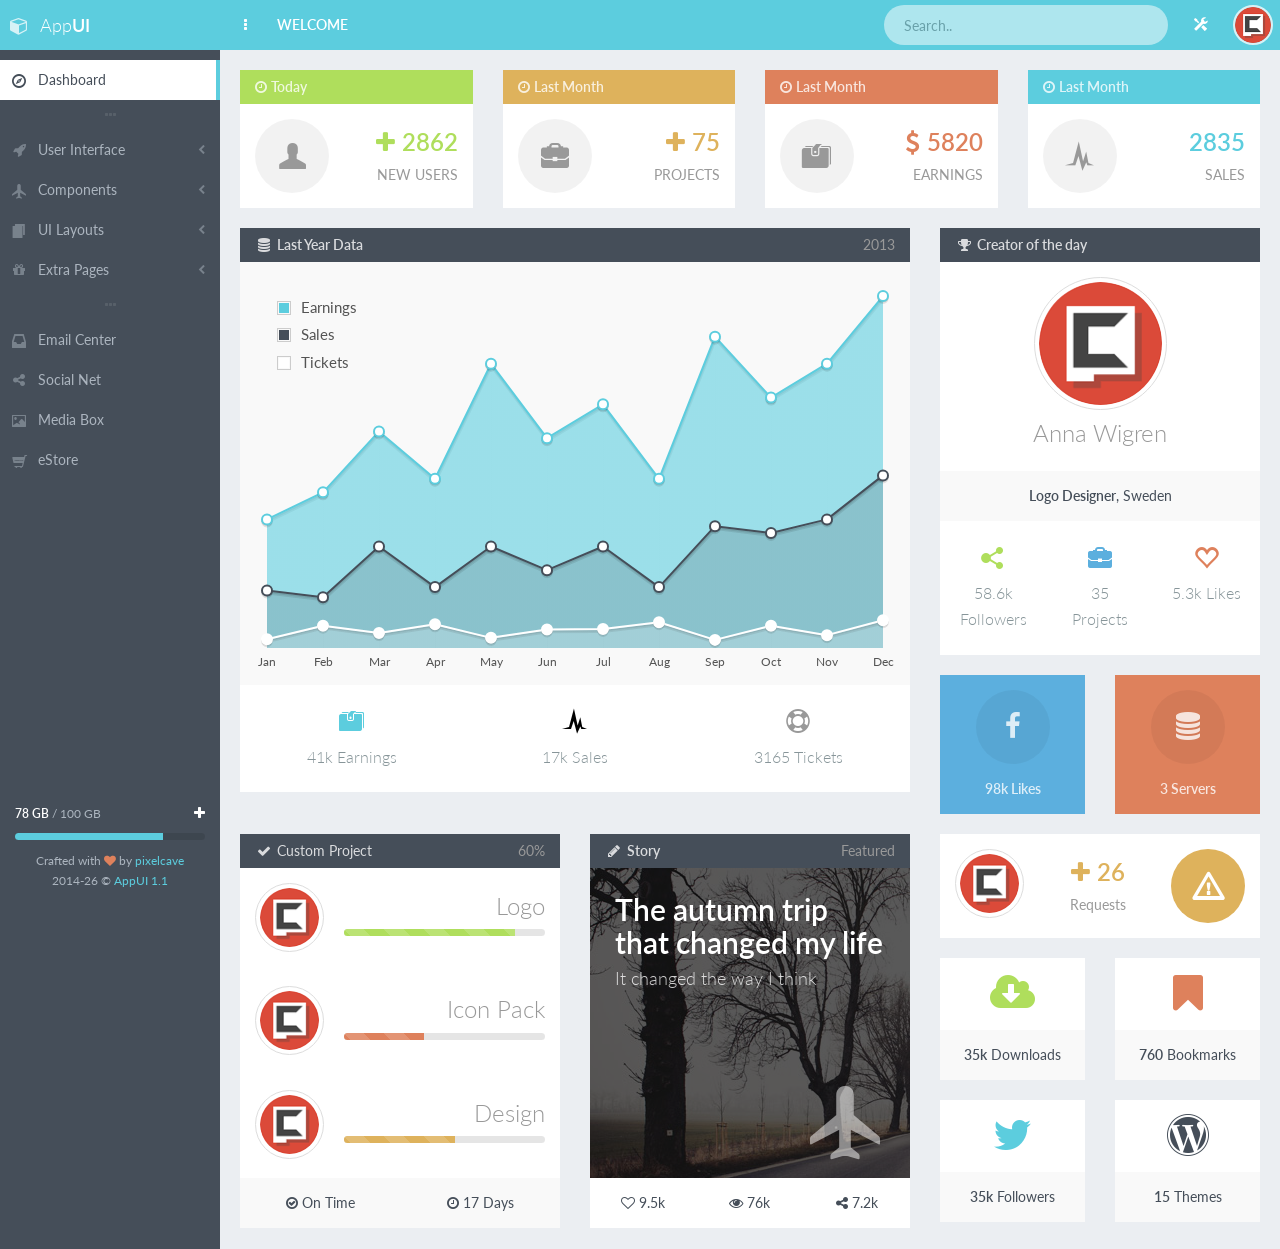
<file: FUHUA/02 - AppUI Backend Template (HTML)/index.html>
<!DOCTYPE html>
<!--[if IE 9]>         <html class="no-js lt-ie10"> <![endif]-->
<!--[if gt IE 9]><!--> <html class="no-js"> <!--<![endif]-->
    <head>
        <meta charset="utf-8">

        <title>AppUI - Bootstrap Admin Web App Template</title>

        <meta name="description" content="AppUI is a Bootstrap Admin Web App Template created by pixelcave and published on Themeforest">
        <meta name="author" content="pixelcave">
        <meta name="robots" content="noindex, nofollow">

        <meta name="viewport" content="width=device-width,initial-scale=1,maximum-scale=1.0">

        <!-- Icons -->
        <!-- The following icons can be replaced with your own, they are used by desktop and mobile browsers -->
        <link rel="shortcut icon" href="img/favicon.ico">
        <link rel="apple-touch-icon" href="img/icon57.png" sizes="57x57">
        <link rel="apple-touch-icon" href="img/icon72.png" sizes="72x72">
        <link rel="apple-touch-icon" href="img/icon76.png" sizes="76x76">
        <link rel="apple-touch-icon" href="img/icon114.png" sizes="114x114">
        <link rel="apple-touch-icon" href="img/icon120.png" sizes="120x120">
        <link rel="apple-touch-icon" href="img/icon144.png" sizes="144x144">
        <link rel="apple-touch-icon" href="img/icon152.png" sizes="152x152">
        <!-- END Icons -->

        <!-- Stylesheets -->
        <!-- Bootstrap is included in its original form, unaltered -->
        <link rel="stylesheet" href="css/bootstrap.min.css">

        <!-- Related styles of various icon packs and plugins -->
        <link rel="stylesheet" href="css/plugins.css">

        <!-- The main stylesheet of this template. All Bootstrap overwrites are defined in here -->
        <link rel="stylesheet" href="css/main.css">

        <!-- Include a specific file here from css/themes/ folder to alter the default theme of the template -->

        <!-- The themes stylesheet of this template (for using specific theme color in individual elements - must included last) -->
        <link rel="stylesheet" href="css/themes.css">
        <!-- END Stylesheets -->

        <!-- Modernizr (browser feature detection library) -->
        <script src="js/vendor/modernizr-2.8.3.min.js"></script>
    </head>
    <body>
        <!-- Page Wrapper -->
        <!-- In the PHP version you can set the following options from inc/config file -->
        <!--
            Available classes:

            'page-loading'      enables page preloader
        -->
        <div id="page-wrapper" class="page-loading">
            <!-- Preloader -->
            <!-- Preloader functionality (initialized in js/app.js) - pageLoading() -->
            <!-- Used only if page preloader enabled from inc/config (PHP version) or the class 'page-loading' is added in body element (HTML version) -->
            <div class="preloader">
                <div class="inner">
                    <!-- Animation spinner for all modern browsers -->
                    <div class="preloader-spinner themed-background hidden-lt-ie10"></div>

                    <!-- Text for IE9 -->
                    <h3 class="text-primary visible-lt-ie10"><strong>Loading..</strong></h3>
                </div>
            </div>
            <!-- END Preloader -->

            <!-- Page Container -->
            <!-- In the PHP version you can set the following options from inc/config file -->
            <!--
                Available #page-container classes:

                'sidebar-visible-lg-mini'                       main sidebar condensed - Mini Navigation (> 991px)
                'sidebar-visible-lg-full'                       main sidebar full - Full Navigation (> 991px)

                'sidebar-alt-visible-lg'                        alternative sidebar visible by default (> 991px) (You can add it along with another class)

                'header-fixed-top'                              has to be added only if the class 'navbar-fixed-top' was added on header.navbar
                'header-fixed-bottom'                           has to be added only if the class 'navbar-fixed-bottom' was added on header.navbar

                'fixed-width'                                   for a fixed width layout (can only be used with a static header/main sidebar layout)
            -->
            <div id="page-container" class="header-fixed-top sidebar-visible-lg-full">
                <!-- Alternative Sidebar -->
                <div id="sidebar-alt" tabindex="-1" aria-hidden="true">
                    <!-- Toggle Alternative Sidebar Button (visible only in static layout) -->
                    <a href="javascript:void(0)" id="sidebar-alt-close" onclick="App.sidebar('toggle-sidebar-alt');"><i class="fa fa-times"></i></a>

                    <!-- Wrapper for scrolling functionality -->
                    <div id="sidebar-scroll-alt">
                        <!-- Sidebar Content -->
                        <div class="sidebar-content">
                            <!-- Color Themes -->
                            <!-- Preview a theme on a page functionality can be found in js/app.js - colorThemePreview() -->
                            <div class="sidebar-section">
                                <h2 class="text-light">Colors</h2>
                                <ul class="sidebar-themes clearfix">
                                    <li>
                                        <a href="javascript:void(0)" class="themed-background-default" data-theme="default" data-theme-navbar="navbar-inverse"></a>
                                    </li>
                                    <li>
                                        <a href="javascript:void(0)" class="themed-background-social" data-theme="css/themes/social.css" data-theme-navbar="navbar-inverse"></a>
                                    </li>
                                    <li>
                                        <a href="javascript:void(0)" class="themed-background-flat" data-theme="css/themes/flat.css" data-theme-navbar="navbar-inverse"></a>
                                    </li>
                                    <li>
                                        <a href="javascript:void(0)" class="themed-background-amethyst" data-theme="css/themes/amethyst.css" data-theme-navbar="navbar-inverse"></a>
                                    </li>
                                    <li>
                                        <a href="javascript:void(0)" class="themed-background-creme" data-theme="css/themes/creme.css" data-theme-navbar="navbar-inverse"></a>
                                    </li>
                                    <li>
                                        <a href="javascript:void(0)" class="themed-background-passion" data-theme="css/themes/passion.css" data-theme-navbar="navbar-inverse"></a>
                                    </li>
                                    <li>
                                        <a href="javascript:void(0)" class="themed-background-default themed-navbar-light" data-theme="default" data-theme-navbar="navbar-default"></a>
                                    </li>
                                    <li>
                                        <a href="javascript:void(0)" class="themed-background-social themed-navbar-light" data-theme="css/themes/social.css" data-theme-navbar="navbar-default"></a>
                                    </li>
                                    <li>
                                        <a href="javascript:void(0)" class="themed-background-flat themed-navbar-light" data-theme="css/themes/flat.css" data-theme-navbar="navbar-default"></a>
                                    </li>
                                    <li>
                                        <a href="javascript:void(0)" class="themed-background-amethyst themed-navbar-light" data-theme="css/themes/amethyst.css" data-theme-navbar="navbar-default"></a>
                                    </li>
                                    <li>
                                        <a href="javascript:void(0)" class="themed-background-creme themed-navbar-light" data-theme="css/themes/creme.css" data-theme-navbar="navbar-default"></a>
                                    </li>
                                    <li>
                                        <a href="javascript:void(0)" class="themed-background-passion themed-navbar-light" data-theme="css/themes/passion.css" data-theme-navbar="navbar-default"></a>
                                    </li>
                                </ul>
                            </div>
                            <!-- END Color Themes -->

                            <!-- Profile -->
                            <div class="sidebar-section">
                                <h2 class="text-light">Profile</h2>
                                <form action="index.html" method="post" class="form-control-borderless" onsubmit="return false;">
                                    <div class="form-group">
                                        <label for="side-profile-name">Name</label>
                                        <input type="text" id="side-profile-name" name="side-profile-name" class="form-control" value="John Doe">
                                    </div>
                                    <div class="form-group">
                                        <label for="side-profile-email">Email</label>
                                        <input type="email" id="side-profile-email" name="side-profile-email" class="form-control" value="john.doe@example.com">
                                    </div>
                                    <div class="form-group">
                                        <label for="side-profile-password">New Password</label>
                                        <input type="password" id="side-profile-password" name="side-profile-password" class="form-control">
                                    </div>
                                    <div class="form-group">
                                        <label for="side-profile-password-confirm">Confirm New Password</label>
                                        <input type="password" id="side-profile-password-confirm" name="side-profile-password-confirm" class="form-control">
                                    </div>
                                    <div class="form-group remove-margin">
                                        <button type="submit" class="btn btn-effect-ripple btn-primary" onclick="App.sidebar('close-sidebar-alt');">Save</button>
                                    </div>
                                </form>
                            </div>
                            <!-- END Profile -->

                            <!-- Settings -->
                            <div class="sidebar-section">
                                <h2 class="text-light">Settings</h2>
                                <form action="index.html" method="post" class="form-horizontal form-control-borderless" onsubmit="return false;">
                                    <div class="form-group">
                                        <label class="col-xs-7 control-label-fixed">Notifications</label>
                                        <div class="col-xs-5">
                                            <label class="switch switch-success"><input type="checkbox" checked><span></span></label>
                                        </div>
                                    </div>
                                    <div class="form-group">
                                        <label class="col-xs-7 control-label-fixed">Public Profile</label>
                                        <div class="col-xs-5">
                                            <label class="switch switch-success"><input type="checkbox" checked><span></span></label>
                                        </div>
                                    </div>
                                    <div class="form-group">
                                        <label class="col-xs-7 control-label-fixed">Enable API</label>
                                        <div class="col-xs-5">
                                            <label class="switch switch-success"><input type="checkbox"><span></span></label>
                                        </div>
                                    </div>
                                    <div class="form-group remove-margin">
                                        <button type="submit" class="btn btn-effect-ripple btn-primary" onclick="App.sidebar('close-sidebar-alt');">Save</button>
                                    </div>
                                </form>
                            </div>
                            <!-- END Settings -->
                        </div>
                        <!-- END Sidebar Content -->
                    </div>
                    <!-- END Wrapper for scrolling functionality -->
                </div>
                <!-- END Alternative Sidebar -->

                <!-- Main Sidebar -->
                <div id="sidebar">
                    <!-- Sidebar Brand -->
                    <div id="sidebar-brand" class="themed-background">
                        <a href="index.html" class="sidebar-title">
                            <i class="fa fa-cube"></i> <span class="sidebar-nav-mini-hide">App<strong>UI</strong></span>
                        </a>
                    </div>
                    <!-- END Sidebar Brand -->

                    <!-- Wrapper for scrolling functionality -->
                    <div id="sidebar-scroll">
                        <!-- Sidebar Content -->
                        <div class="sidebar-content">
                            <!-- Sidebar Navigation -->
                            <ul class="sidebar-nav">
                                <li>
                                    <a href="index.html" class=" active"><i class="gi gi-compass sidebar-nav-icon"></i><span class="sidebar-nav-mini-hide">Dashboard</span></a>
                                </li>
                                <li class="sidebar-separator">
                                    <i class="fa fa-ellipsis-h"></i>
                                </li>
                                <li>
                                    <a href="#" class="sidebar-nav-menu"><i class="fa fa-chevron-left sidebar-nav-indicator sidebar-nav-mini-hide"></i><i class="fa fa-rocket sidebar-nav-icon"></i><span class="sidebar-nav-mini-hide">User Interface</span></a>
                                    <ul>
                                        <li>
                                            <a href="page_ui_widgets.html">Widgets</a>
                                        </li>
                                        <li>
                                            <a href="#" class="sidebar-nav-submenu"><i class="fa fa-chevron-left sidebar-nav-indicator"></i>Elements</a>
                                            <ul>
                                                <li>
                                                    <a href="page_ui_blocks_grid.html">Blocks &amp; Grid</a>
                                                </li>
                                                <li>
                                                    <a href="page_ui_typography.html">Typography</a>
                                                </li>
                                                <li>
                                                    <a href="page_ui_buttons_dropdowns.html">Buttons &amp; Dropdowns</a>
                                                </li>
                                                <li>
                                                    <a href="page_ui_navigation_more.html">Navigation &amp; More</a>
                                                </li>
                                                <li>
                                                    <a href="page_ui_progress_loading.html">Progress &amp; Loading</a>
                                                </li>
                                                <li>
                                                    <a href="page_ui_tables.html">Tables</a>
                                                </li>
                                            </ul>
                                        </li>
                                        <li>
                                            <a href="#" class="sidebar-nav-submenu"><i class="fa fa-chevron-left sidebar-nav-indicator"></i>Forms</a>
                                            <ul>
                                                <li>
                                                    <a href="page_forms_components.html">Components</a>
                                                </li>
                                                <li>
                                                    <a href="page_forms_wizard.html">Wizard</a>
                                                </li>
                                                <li>
                                                    <a href="page_forms_validation.html">Validation</a>
                                                </li>
                                            </ul>
                                        </li>
                                        <li>
                                            <a href="#" class="sidebar-nav-submenu"><i class="fa fa-chevron-left sidebar-nav-indicator"></i>Icon Packs</a>
                                            <ul>
                                                <li>
                                                    <a href="page_ui_icons_fontawesome.html">Font Awesome</a>
                                                </li>
                                                <li>
                                                    <a href="page_ui_icons_glyphicons_pro.html">Glyphicons Pro</a>
                                                </li>
                                            </ul>
                                        </li>
                                    </ul>
                                </li>
                                <li>
                                    <a href="#" class="sidebar-nav-menu"><i class="fa fa-chevron-left sidebar-nav-indicator sidebar-nav-mini-hide"></i><i class="gi gi-airplane sidebar-nav-icon"></i><span class="sidebar-nav-mini-hide">Components</span></a>
                                    <ul>
                                        <li>
                                            <a href="page_comp_gallery.html">Gallery</a>
                                        </li>
                                        <li>
                                            <a href="page_comp_maps.html">Google Maps</a>
                                        </li>
                                        <li>
                                            <a href="page_comp_calendar.html">Calendar</a>
                                        </li>
                                        <li>
                                            <a href="page_comp_charts.html">Charts</a>
                                        </li>
                                        <li>
                                            <a href="page_comp_animations.html">CSS3 Animations</a>
                                        </li>
                                        <li>
                                            <a href="page_comp_nestable.html">Nestable &amp; Sortable Lists</a>
                                        </li>
                                    </ul>
                                </li>
                                <li>
                                    <a href="#" class="sidebar-nav-menu"><i class="fa fa-chevron-left sidebar-nav-indicator sidebar-nav-mini-hide"></i><i class="gi gi-more_items sidebar-nav-icon"></i><span class="sidebar-nav-mini-hide">UI Layouts</span></a>
                                    <ul>
                                        <li>
                                            <a href="page_layout_static.html">Static</a>
                                        </li>
                                        <li>
                                            <a href="page_layout_static_fixed_width.html">Static Fixed Width</a>
                                        </li>
                                        <li>
                                            <a href="page_layout_fixed_top.html">Top Header (Fixed)</a>
                                        </li>
                                        <li>
                                            <a href="page_layout_fixed_bottom.html">Bottom Header (Fixed)</a>
                                        </li>
                                        <li>
                                            <a href="page_layout_static_sidebar_mini.html">Sidebar Mini (Static)</a>
                                        </li>
                                        <li>
                                            <a href="page_layout_fixed_sidebar_mini.html">Sidebar Mini (Fixed)</a>
                                        </li>
                                        <li>
                                            <a href="page_layout_alternative_sidebar_visible.html">Visible Alternative Sidebar</a>
                                        </li>
                                    </ul>
                                </li>
                                <li>
                                    <a href="#" class="sidebar-nav-menu"><i class="fa fa-chevron-left sidebar-nav-indicator sidebar-nav-mini-hide"></i><i class="fa fa-gift sidebar-nav-icon"></i><span class="sidebar-nav-mini-hide">Extra Pages</span></a>
                                    <ul>
                                        <li>
                                            <a href="page_ready_error.html">Error Page</a>
                                        </li>
                                        <li>
                                            <a href="page_ready_blank.html">Blank</a>
                                        </li>
                                        <li>
                                            <a href="page_ready_article.html">Article</a>
                                        </li>
                                        <li>
                                            <a href="page_ready_timeline.html">Timeline</a>
                                        </li>
                                        <li>
                                            <a href="page_ready_invoice.html">Invoice</a>
                                        </li>
                                        <li>
                                            <a href="page_ready_search_results.html">Search Results</a>
                                        </li>
                                        <li>
                                            <a href="page_ready_pricing_tables.html">Pricing Tables</a>
                                        </li>
                                        <li>
                                            <a href="page_ready_faq.html">FAQ</a>
                                        </li>
                                        <li>
                                            <a href="#" class="sidebar-nav-submenu"><i class="fa fa-chevron-left sidebar-nav-indicator"></i>Login, Register &amp; Lock</a>
                                            <ul>
                                                <li>
                                                    <a href="page_ready_login.html">Login</a>
                                                </li>
                                                <li>
                                                    <a href="page_ready_reminder.html">Password Reminder</a>
                                                </li>
                                                <li>
                                                    <a href="page_ready_register.html">Register</a>
                                                </li>
                                                <li>
                                                    <a href="page_ready_lock_screen.html">Lock Screen</a>
                                                </li>
                                            </ul>
                                        </li>
                                    </ul>
                                </li>
                                <li class="sidebar-separator">
                                    <i class="fa fa-ellipsis-h"></i>
                                </li>
                                <li>
                                    <a href="page_app_email.html"><i class="gi gi-inbox sidebar-nav-icon"></i><span class="sidebar-nav-mini-hide">Email Center</span></a>
                                </li>
                                <li>
                                    <a href="page_app_social.html"><i class="fa fa-share-alt sidebar-nav-icon"></i><span class="sidebar-nav-mini-hide">Social Net</span></a>
                                </li>
                                <li>
                                    <a href="page_app_media.html"><i class="gi gi-picture sidebar-nav-icon"></i><span class="sidebar-nav-mini-hide">Media Box</span></a>
                                </li>
                                <li>
                                    <a href="page_app_estore.html"><i class="gi gi-shopping_cart sidebar-nav-icon"></i><span class="sidebar-nav-mini-hide">eStore</span></a>
                                </li>
                            </ul>
                            <!-- END Sidebar Navigation -->
                        </div>
                        <!-- END Sidebar Content -->
                    </div>
                    <!-- END Wrapper for scrolling functionality -->

                    <!-- Sidebar Extra Info -->
                    <div id="sidebar-extra-info" class="sidebar-content sidebar-nav-mini-hide">
                        <div class="push-bit">
                            <span class="pull-right">
                                <a href="javascript:void(0)" class="text-light"><i class="fa fa-plus"></i></a>
                            </span>
                            <small><strong class="text-light">78 GB</strong> / 100 GB</small>
                        </div>
                        <div class="progress progress-mini push-bit">
                            <div class="progress-bar progress-bar-primary" role="progressbar" aria-valuenow="78" aria-valuemin="0" aria-valuemax="100" style="width: 78%"></div>
                        </div>
                        <div class="text-center">
                            <small>Crafted with <i class="fa fa-heart text-danger"></i> by <a href="http://goo.gl/vNS3I" target="_blank">pixelcave</a></small><br>
                            <small><span id="year-copy"></span> &copy; <a href="http://goo.gl/RcsdAh" target="_blank">AppUI 1.1</a></small>
                        </div>
                    </div>
                    <!-- END Sidebar Extra Info -->
                </div>
                <!-- END Main Sidebar -->

                <!-- Main Container -->
                <div id="main-container">
                    <!-- Header -->
                    <!-- In the PHP version you can set the following options from inc/config file -->
                    <!--
                        Available header.navbar classes:

                        'navbar-default'            for the default light header
                        'navbar-inverse'            for an alternative dark header

                        'navbar-fixed-top'          for a top fixed header (fixed main sidebar with scroll will be auto initialized, functionality can be found in js/app.js - handleSidebar())
                            'header-fixed-top'      has to be added on #page-container only if the class 'navbar-fixed-top' was added

                        'navbar-fixed-bottom'       for a bottom fixed header (fixed main sidebar with scroll will be auto initialized, functionality can be found in js/app.js - handleSidebar()))
                            'header-fixed-bottom'   has to be added on #page-container only if the class 'navbar-fixed-bottom' was added
                    -->
                    <header class="navbar navbar-inverse navbar-fixed-top">
                        <!-- Left Header Navigation -->
                        <ul class="nav navbar-nav-custom">
                            <!-- Main Sidebar Toggle Button -->
                            <li>
                                <a href="javascript:void(0)" onclick="App.sidebar('toggle-sidebar');">
                                    <i class="fa fa-ellipsis-v fa-fw animation-fadeInRight" id="sidebar-toggle-mini"></i>
                                    <i class="fa fa-bars fa-fw animation-fadeInRight" id="sidebar-toggle-full"></i>
                                </a>
                            </li>
                            <!-- END Main Sidebar Toggle Button -->

                            <!-- Header Link -->
                            <li class="hidden-xs animation-fadeInQuick">
                                <a href=""><strong>WELCOME</strong></a>
                            </li>
                            <!-- END Header Link -->
                        </ul>
                        <!-- END Left Header Navigation -->

                        <!-- Right Header Navigation -->
                        <ul class="nav navbar-nav-custom pull-right">
                            <!-- Search Form -->
                            <li>
                                <form action="page_ready_search_results.html" method="post" class="navbar-form-custom" role="search">
                                    <input type="text" id="top-search" name="top-search" class="form-control" placeholder="Search..">
                                </form>
                            </li>
                            <!-- END Search Form -->

                            <!-- Alternative Sidebar Toggle Button -->
                            <li>
                                <a href="javascript:void(0)" onclick="App.sidebar('toggle-sidebar-alt');">
                                    <i class="gi gi-settings"></i>
                                </a>
                            </li>
                            <!-- END Alternative Sidebar Toggle Button -->

                            <!-- User Dropdown -->
                            <li class="dropdown">
                                <a href="javascript:void(0)" class="dropdown-toggle" data-toggle="dropdown">
                                    <img src="img/placeholders/avatars/avatar9.jpg" alt="avatar">
                                </a>
                                <ul class="dropdown-menu dropdown-menu-right">
                                    <li class="dropdown-header">
                                        <strong>ADMINISTRATOR</strong>
                                    </li>
                                    <li>
                                        <a href="page_app_email.html">
                                            <i class="fa fa-inbox fa-fw pull-right"></i>
                                            Inbox
                                        </a>
                                    </li>
                                    <li>
                                        <a href="page_app_social.html">
                                            <i class="fa fa-pencil-square fa-fw pull-right"></i>
                                            Profile
                                        </a>
                                    </li>
                                    <li>
                                        <a href="page_app_media.html">
                                            <i class="fa fa-picture-o fa-fw pull-right"></i>
                                            Media Manager
                                        </a>
                                    </li>
                                    <li class="divider"><li>
                                    <li>
                                        <a href="javascript:void(0)" onclick="App.sidebar('toggle-sidebar-alt');">
                                            <i class="gi gi-settings fa-fw pull-right"></i>
                                            Settings
                                        </a>
                                    </li>
                                    <li>
                                        <a href="page_ready_lock_screen.html">
                                            <i class="gi gi-lock fa-fw pull-right"></i>
                                            Lock Account
                                        </a>
                                    </li>
                                    <li>
                                        <a href="page_ready_login.html">
                                            <i class="fa fa-power-off fa-fw pull-right"></i>
                                            Log out
                                        </a>
                                    </li>
                                </ul>
                            </li>
                            <!-- END User Dropdown -->
                        </ul>
                        <!-- END Right Header Navigation -->
                    </header>
                    <!-- END Header -->

                    <!-- Page content -->
                    <div id="page-content">
                        <!-- First Row -->
                        <div class="row">
                            <!-- Simple Stats Widgets -->
                            <div class="col-sm-6 col-lg-3">
                                <a href="javascript:void(0)" class="widget">
                                    <div class="widget-content widget-content-mini themed-background-success text-light-op">
                                        <i class="fa fa-clock-o"></i> <strong>Today</strong>
                                    </div>
                                    <div class="widget-content text-right clearfix">
                                        <div class="widget-icon pull-left">
                                            <i class="gi gi-user text-muted"></i>
                                        </div>
                                        <h2 class="widget-heading h3 text-success">
                                            <i class="fa fa-plus"></i> <strong><span data-toggle="counter" data-to="2862"></span></strong>
                                        </h2>
                                        <span class="text-muted">NEW USERS</span>
                                    </div>
                                </a>
                            </div>
                            <div class="col-sm-6 col-lg-3">
                                <a href="javascript:void(0)" class="widget">
                                    <div class="widget-content widget-content-mini themed-background-warning text-light-op">
                                        <i class="fa fa-clock-o"></i> <strong>Last Month</strong>
                                    </div>
                                    <div class="widget-content text-right clearfix">
                                        <div class="widget-icon pull-left">
                                            <i class="gi gi-briefcase text-muted"></i>
                                        </div>
                                        <h2 class="widget-heading h3 text-warning">
                                            <i class="fa fa-plus"></i> <strong><span data-toggle="counter" data-to="75"></span></strong>
                                        </h2>
                                        <span class="text-muted">PROJECTS</span>
                                    </div>
                                </a>
                            </div>
                            <div class="col-sm-6 col-lg-3">
                                <a href="javascript:void(0)" class="widget">
                                    <div class="widget-content widget-content-mini themed-background-danger text-light-op">
                                        <i class="fa fa-clock-o"></i> <strong>Last Month</strong>
                                    </div>
                                    <div class="widget-content text-right clearfix">
                                        <div class="widget-icon pull-left">
                                            <i class="gi gi-wallet text-muted"></i>
                                        </div>
                                        <h2 class="widget-heading h3 text-danger">
                                            <i class="fa fa-dollar"></i> <strong><span data-toggle="counter" data-to="5820"></span></strong>
                                        </h2>
                                        <span class="text-muted">EARNINGS</span>
                                    </div>
                                </a>
                            </div>
                            <div class="col-sm-6 col-lg-3">
                                <a href="javascript:void(0)" class="widget">
                                    <div class="widget-content widget-content-mini themed-background text-light-op">
                                        <i class="fa fa-clock-o"></i> <strong>Last Month</strong>
                                    </div>
                                    <div class="widget-content text-right clearfix">
                                        <div class="widget-icon pull-left">
                                            <i class="gi gi-cardio text-muted"></i>
                                        </div>
                                        <h2 class="widget-heading h3">
                                            <strong><span data-toggle="counter" data-to="2835"></span></strong>
                                        </h2>
                                        <span class="text-muted">SALES</span>
                                    </div>
                                </a>
                            </div>
                            <!-- END Simple Stats Widgets -->
                        </div>
                        <!-- END First Row -->

                        <!-- Second Row -->
                        <div class="row">
                            <div class="col-sm-6 col-lg-8">
                                <!-- Chart Widget -->
                                <div class="widget">
                                    <div class="widget-content widget-content-mini themed-background-dark text-light-op">
                                        <span class="pull-right text-muted">2013</span>
                                        <i class="fa fa-fw fa-database"></i> <strong>Last Year Data</strong>
                                    </div>
                                    <div class="widget-content themed-background-muted">
                                        <!-- Flot Charts (initialized in js/pages/readyDashboard.js), for more examples you can check out http://www.flotcharts.org/ -->
                                        <div id="chart-classic-dash" style="height: 393px;"></div>
                                    </div>
                                    <div class="widget-content">
                                        <div class="row text-center">
                                            <div class="col-xs-4">
                                                <h3 class="widget-heading"><i class="gi gi-wallet text-primary push-bit"></i> <br><small>41k Earnings</small></h3>
                                            </div>
                                            <div class="col-xs-4">
                                                <h3 class="widget-heading"><i class="gi gi-cardio text-black push-bit"></i> <br><small>17k Sales</small></h3>
                                            </div>
                                            <div class="col-xs-4">
                                                <h3 class="widget-heading"><i class="gi gi-life_preserver text-muted push-bit"></i> <br><small>3165 Tickets</small></h3>
                                            </div>
                                        </div>
                                    </div>
                                </div>
                                <!-- END Chart Widget -->
                            </div>
                            <div class="col-sm-6 col-lg-4">
                                <!-- Stats User Widget -->
                                <a href="javascript:void(0)" class="widget">
                                    <div class="widget-content widget-content-mini themed-background-dark text-light-op">
                                        <i class="fa fa-fw fa-trophy"></i> <strong>Creator of the day</strong>
                                    </div>
                                    <div class="widget-content text-center">
                                        <img src="img/placeholders/avatars/avatar13@2x.jpg" alt="avatar" class="img-circle img-thumbnail img-thumbnail-avatar-2x">
                                        <h2 class="widget-heading h3 text-muted">Anna Wigren</h2>
                                    </div>
                                    <div class="widget-content themed-background-muted text-dark text-center">
                                        <strong>Logo Designer</strong>, Sweden
                                    </div>
                                    <div class="widget-content">
                                        <div class="row text-center">
                                            <div class="col-xs-4">
                                                <h3 class="widget-heading"><i class="gi gi-share_alt text-success push-bit"></i> <br><small>58.6k Followers</small></h3>
                                            </div>
                                            <div class="col-xs-4">
                                                <h3 class="widget-heading"><i class="gi gi-briefcase text-info push-bit"></i> <br><small>35 Projects</small></h3>
                                            </div>
                                            <div class="col-xs-4">
                                                <h3 class="widget-heading"><i class="gi gi-heart_empty text-danger push-bit"></i> <br><small>5.3k Likes</small></h3>
                                            </div>
                                        </div>
                                    </div>
                                </a>
                                <!-- END Stats User Widget -->

                                <!-- Mini Widgets Row -->
                                <div class="row">
                                    <div class="col-xs-6">
                                        <a href="javascript:void(0)" class="widget text-center">
                                            <div class="widget-content themed-background-info text-light-op text-center">
                                                <div class="widget-icon center-block push">
                                                    <i class="fa fa-facebook"></i>
                                                </div>
                                                <strong>98k Likes</strong>
                                            </div>
                                        </a>
                                    </div>
                                    <div class="col-xs-6">
                                        <a href="javascript:void(0)" class="widget">
                                            <div class="widget-content themed-background-danger text-light-op text-center">
                                                <div class="widget-icon center-block push">
                                                    <i class="fa fa-database"></i>
                                                </div>
                                                <strong>3 Servers</strong>
                                            </div>
                                        </a>
                                    </div>
                                </div>
                                <!-- END Mini Widgets Row -->
                            </div>
                        </div>
                        <!-- END Second Row -->

                        <!-- Third Row -->
                        <div class="row">
                            <div class="col-lg-8">
                                <div class="row">
                                    <div class="col-sm-6">
                                        <!-- Project Widget -->
                                        <div class="widget">
                                            <div class="widget-content widget-content-mini themed-background-dark text-light-op">
                                                <span class="pull-right text-muted">60%</span>
                                                <i class="fa fa-fw fa-check"></i> Custom Project
                                            </div>
                                            <a href="javascript:void(0)" class="widget-content text-right clearfix">
                                                <img src="img/placeholders/avatars/avatar6.jpg" alt="avatar" class="img-circle img-thumbnail img-thumbnail-avatar pull-left">
                                                <h2 class="widget-heading h3 text-muted">Logo</h2>
                                                <div class="progress progress-striped progress-mini active">
                                                    <div class="progress-bar progress-bar-success" role="progressbar" aria-valuenow="85" aria-valuemin="0" aria-valuemax="100" style="width: 85%"></div>
                                                </div>
                                            </a>
                                            <a href="javascript:void(0)" class="widget-content text-right clearfix">
                                                <img src="img/placeholders/avatars/avatar2.jpg" alt="avatar" class="img-circle img-thumbnail img-thumbnail-avatar pull-left">
                                                <h2 class="widget-heading h3 text-muted">Icon Pack</h2>
                                                <div class="progress progress-striped progress-mini active">
                                                    <div class="progress-bar progress-bar-danger" role="progressbar" aria-valuenow="40" aria-valuemin="0" aria-valuemax="100" style="width: 40%"></div>
                                                </div>
                                            </a>
                                            <a href="javascript:void(0)" class="widget-content text-right clearfix">
                                                <img src="img/placeholders/avatars/avatar11.jpg" alt="avatar" class="img-circle img-thumbnail img-thumbnail-avatar pull-left">
                                                <h2 class="widget-heading h3 text-muted">Design</h2>
                                                <div class="progress progress-striped progress-mini active">
                                                    <div class="progress-bar progress-bar-warning" role="progressbar" aria-valuenow="55" aria-valuemin="0" aria-valuemax="100" style="width: 55%"></div>
                                                </div>
                                            </a>
                                            <div class="widget-content themed-background-muted text-dark">
                                                <div class="row text-center">
                                                    <div class="col-xs-6">
                                                        <i class="fa fa-check-circle-o"></i> On Time
                                                    </div>
                                                    <div class="col-xs-6">
                                                        <i class="fa fa-clock-o"></i> 17 Days
                                                    </div>
                                                </div>
                                            </div>
                                        </div>
                                        <!-- END Project Widget -->
                                    </div>
                                    <div class="col-sm-6">
                                        <!-- Image Widget -->
                                        <div class="widget">
                                            <div class="widget-content widget-content-mini themed-background-dark text-light-op">
                                                <span class="pull-right text-muted">Featured</span>
                                                <i class="fa fa-fw fa-pencil"></i> <strong>Story</strong>
                                            </div>
                                            <div class="widget-image">
                                                <img src="img/placeholders/photos/photo9.jpg" alt="image">
                                                <div class="widget-image-content">
                                                    <h2 class="widget-heading"><a href="page_ready_article.html" class="text-light"><strong>The autumn trip that changed my life</strong></a></h2>
                                                    <h3 class="widget-heading text-light-op h4">It changed the way I think</h3>
                                                </div>
                                                <i class="gi gi-airplane"></i>
                                            </div>
                                            <div class="widget-content text-dark">
                                                <div class="row text-center">
                                                    <div class="col-xs-4">
                                                        <i class="fa fa-heart-o"></i> 9.5k
                                                    </div>
                                                    <div class="col-xs-4">
                                                        <i class="fa fa-eye"></i> 76k
                                                    </div>
                                                    <div class="col-xs-4">
                                                        <i class="fa fa-share-alt"></i> 7.2k
                                                    </div>
                                                </div>
                                            </div>
                                        </div>
                                        <!-- END Image Widget -->
                                    </div>
                                </div>
                            </div>
                            <div class="col-lg-4">
                                <div class="row">
                                    <!-- Mini Stats Widgets -->
                                    <div class="col-xs-12">
                                        <a href="javascript:void(0)" class="widget text-center">
                                            <div class="widget-content text-center clearfix">
                                                <div class="widget-icon themed-background-warning pull-right">
                                                    <i class="gi gi-warning_sign fa-fw text-light"></i>
                                                </div>
                                                <img src="img/placeholders/avatars/avatar9.jpg" alt="avatar" class="img-circle img-thumbnail img-thumbnail-avatar pull-left">
                                                <h2 class="widget-heading h3 text-warning">
                                                    <i class="fa fa-plus"></i> <strong><span data-toggle="counter" data-to="26"></span></strong>
                                                </h2>
                                                <span class="text-muted">Requests</span>
                                            </div>
                                        </a>
                                    </div>
                                    <div class="col-xs-6">
                                        <a href="javascript:void(0)" class="widget text-center">
                                            <div class="widget-content">
                                                <i class="fa fa-3x fa-cloud-download text-success"></i>
                                            </div>
                                            <div class="widget-content themed-background-muted text-dark">
                                                <strong>35k</strong> Downloads
                                            </div>
                                        </a>
                                    </div>
                                    <div class="col-xs-6">
                                        <a href="javascript:void(0)" class="widget text-center">
                                            <div class="widget-content">
                                                <i class="fa fa-3x fa-bookmark text-danger"></i>
                                            </div>
                                            <div class="widget-content themed-background-muted text-dark">
                                                <strong>760</strong> Bookmarks
                                            </div>
                                        </a>
                                    </div>
                                    <div class="col-xs-6">
                                        <a href="javascript:void(0)" class="widget text-center">
                                            <div class="widget-content">
                                                <i class="fa fa-3x fa-twitter"></i>
                                            </div>
                                            <div class="widget-content themed-background-muted text-dark">
                                                <strong>35k</strong> Followers
                                            </div>
                                        </a>
                                    </div>
                                    <div class="col-xs-6">
                                        <a href="javascript:void(0)" class="widget text-center">
                                            <div class="widget-content">
                                                <i class="fa fa-3x fa-wordpress text-dark"></i>
                                            </div>
                                            <div class="widget-content themed-background-muted text-dark">
                                                <strong>15</strong> Themes
                                            </div>
                                        </a>
                                    </div>
                                    <!-- END Mini Stats Widgets -->
                                </div>
                            </div>
                        </div>
                        <!-- END Third Row -->
                    </div>
                    <!-- END Page Content -->
                </div>
                <!-- END Main Container -->
            </div>
            <!-- END Page Container -->
        </div>
        <!-- END Page Wrapper -->

        <!-- Include Jquery library from Google's CDN but if something goes wrong get Jquery from local file (Remove 'http:' if you have SSL) -->
        <script src="http://ajax.googleapis.com/ajax/libs/jquery/2.1.1/jquery.min.js"></script>
        <script>!window.jQuery && document.write(decodeURI('%3Cscript src="js/vendor/jquery-2.1.1.min.js"%3E%3C/script%3E'));</script>

        <!-- Bootstrap.js, Jquery plugins and Custom JS code -->
        <script src="js/vendor/bootstrap.min.js"></script>
        <script src="js/plugins.js"></script>
        <script src="js/app.js"></script>

        <!-- Load and execute javascript code used only in this page -->
        <script src="js/pages/readyDashboard.js"></script>
        <script>$(function(){ ReadyDashboard.init(); });</script>
    </body>
</html>
</file>
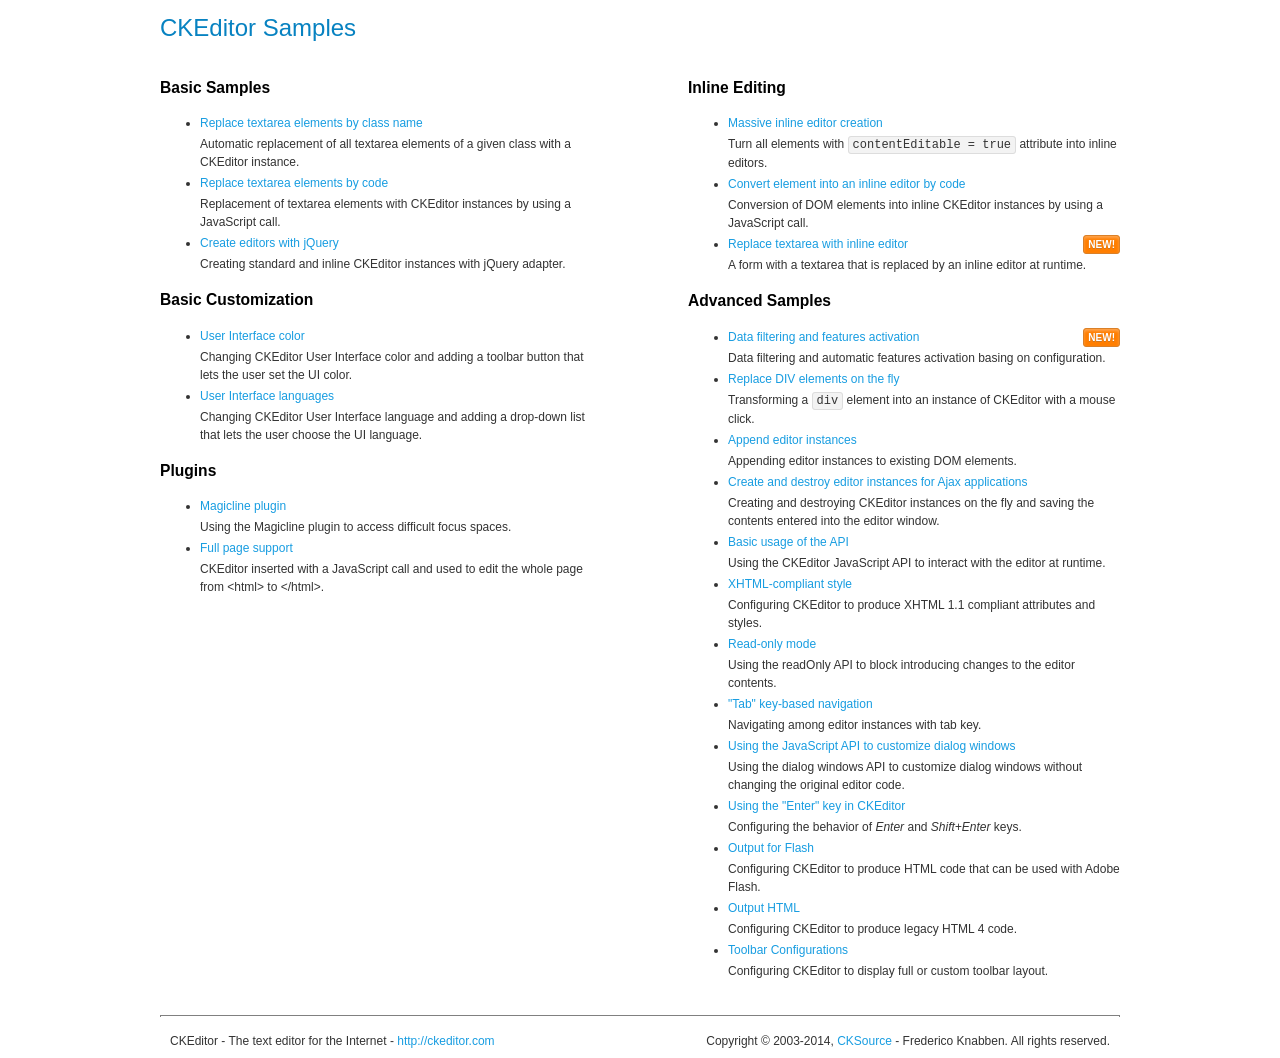
<file: js/ckeditor/samples/index.html>
<!DOCTYPE html>
<!--
Copyright (c) 2003-2014, CKSource - Frederico Knabben. All rights reserved.
For licensing, see LICENSE.md or http://ckeditor.com/license
-->
<html>
<head>
	<meta charset="utf-8">
	<title>CKEditor Samples</title>
	<link rel="stylesheet" href="sample.css">
</head>
<body>
	<h1 class="samples">
		CKEditor Samples
	</h1>
	<div class="twoColumns">
		<div class="twoColumnsLeft">
			<h2 class="samples">
				Basic Samples
			</h2>
			<dl class="samples">
				<dt><a class="samples" href="replacebyclass.html">Replace textarea elements by class name</a></dt>
				<dd>Automatic replacement of all textarea elements of a given class with a CKEditor instance.</dd>

				<dt><a class="samples" href="replacebycode.html">Replace textarea elements by code</a></dt>
				<dd>Replacement of textarea elements with CKEditor instances by using a JavaScript call.</dd>

				<dt><a class="samples" href="jquery.html">Create editors with jQuery</a></dt>
				<dd>Creating standard and inline CKEditor instances with jQuery adapter.</dd>
			</dl>

			<h2 class="samples">
				Basic Customization
			</h2>
			<dl class="samples">
				<dt><a class="samples" href="uicolor.html">User Interface color</a></dt>
				<dd>Changing CKEditor User Interface color and adding a toolbar button that lets the user set the UI color.</dd>

				<dt><a class="samples" href="uilanguages.html">User Interface languages</a></dt>
				<dd>Changing CKEditor User Interface language and adding a drop-down list that lets the user choose the UI language.</dd>
			</dl>


			<h2 class="samples">Plugins</h2>
<dl class="samples">
<dt><a class="samples" href="plugins/magicline/magicline.html">Magicline plugin</a></dt>
<dd>Using the Magicline plugin to access difficult focus spaces.</dd>

<dt><a class="samples" href="plugins/wysiwygarea/fullpage.html">Full page support</a></dt>
<dd>CKEditor inserted with a JavaScript call and used to edit the whole page from &lt;html&gt; to &lt;/html&gt;.</dd>
</dl>
		</div>
		<div class="twoColumnsRight">
			<h2 class="samples">
				Inline Editing
			</h2>
			<dl class="samples">
				<dt><a class="samples" href="inlineall.html">Massive inline editor creation</a></dt>
				<dd>Turn all elements with <code>contentEditable = true</code> attribute into inline editors.</dd>

				<dt><a class="samples" href="inlinebycode.html">Convert element into an inline editor by code</a></dt>
				<dd>Conversion of DOM elements into inline CKEditor instances by using a JavaScript call.</dd>

				<dt><a class="samples" href="inlinetextarea.html">Replace textarea with inline editor</a> <span class="new">New!</span></dt>
				<dd>A form with a textarea that is replaced by an inline editor at runtime.</dd>

				
			</dl>

			<h2 class="samples">
				Advanced Samples
			</h2>
			<dl class="samples">
				<dt><a class="samples" href="datafiltering.html">Data filtering and features activation</a> <span class="new">New!</span></dt>
				<dd>Data filtering and automatic features activation basing on configuration.</dd>

				<dt><a class="samples" href="divreplace.html">Replace DIV elements on the fly</a></dt>
				<dd>Transforming a <code>div</code> element into an instance of CKEditor with a mouse click.</dd>

				<dt><a class="samples" href="appendto.html">Append editor instances</a></dt>
				<dd>Appending editor instances to existing DOM elements.</dd>

				<dt><a class="samples" href="ajax.html">Create and destroy editor instances for Ajax applications</a></dt>
				<dd>Creating and destroying CKEditor instances on the fly and saving the contents entered into the editor window.</dd>

				<dt><a class="samples" href="api.html">Basic usage of the API</a></dt>
				<dd>Using the CKEditor JavaScript API to interact with the editor at runtime.</dd>

				<dt><a class="samples" href="xhtmlstyle.html">XHTML-compliant style</a></dt>
				<dd>Configuring CKEditor to produce XHTML 1.1 compliant attributes and styles.</dd>

				<dt><a class="samples" href="readonly.html">Read-only mode</a></dt>
				<dd>Using the readOnly API to block introducing changes to the editor contents.</dd>

				<dt><a class="samples" href="tabindex.html">"Tab" key-based navigation</a></dt>
				<dd>Navigating among editor instances with tab key.</dd>


				
<dt><a class="samples" href="plugins/dialog/dialog.html">Using the JavaScript API to customize dialog windows</a></dt>
<dd>Using the dialog windows API to customize dialog windows without changing the original editor code.</dd>

<dt><a class="samples" href="plugins/enterkey/enterkey.html">Using the &quot;Enter&quot; key in CKEditor</a></dt>
<dd>Configuring the behavior of <em>Enter</em> and <em>Shift+Enter</em> keys.</dd>

<dt><a class="samples" href="plugins/htmlwriter/outputforflash.html">Output for Flash</a></dt>
<dd>Configuring CKEditor to produce HTML code that can be used with Adobe Flash.</dd>

<dt><a class="samples" href="plugins/htmlwriter/outputhtml.html">Output HTML</a></dt>
<dd>Configuring CKEditor to produce legacy HTML 4 code.</dd>

<dt><a class="samples" href="plugins/toolbar/toolbar.html">Toolbar Configurations</a></dt>
<dd>Configuring CKEditor to display full or custom toolbar layout.</dd>

			</dl>
		</div>
	</div>
	<div id="footer">
		<hr>
		<p>
			CKEditor - The text editor for the Internet - <a class="samples" href="http://ckeditor.com/">http://ckeditor.com</a>
		</p>
		<p id="copy">
			Copyright &copy; 2003-2014, <a class="samples" href="http://cksource.com/">CKSource</a> - Frederico Knabben. All rights reserved.
		</p>
	</div>
</body>
</html>
</file>
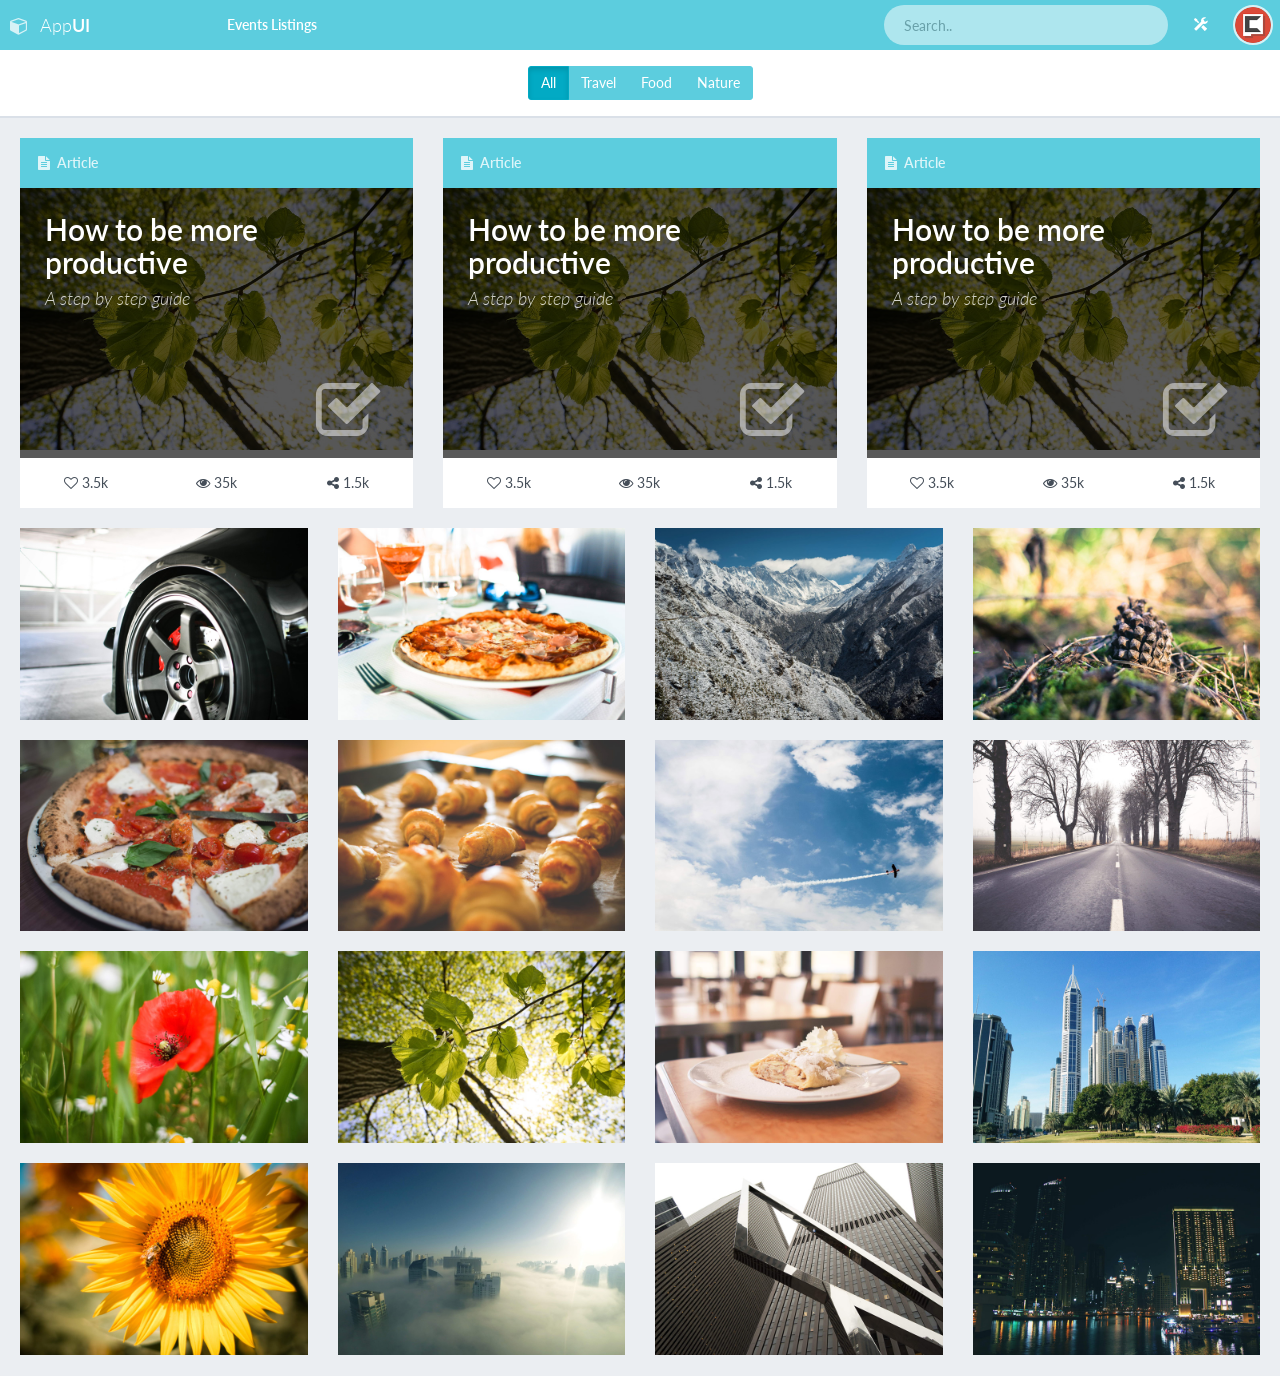
<file: FUHUA/02 - AppUI Backend Template (HTML)/event-listings.html>
<!DOCTYPE html>
<!--[if IE 9]>         <html class="no-js lt-ie10"> <![endif]-->
<!--[if gt IE 9]><!--> <html class="no-js"> <!--<![endif]-->
<head>
    <meta charset="utf-8">

    <title>Event listing!</title>

    <meta name="description" content="AppUI is a Bootstrap Admin Web App Template created by pixelcave and published on Themeforest">
    <meta name="author" content="pixelcave">
    <meta name="robots" content="noindex, nofollow">

    <meta name="viewport" content="width=device-width,initial-scale=1,maximum-scale=1.0">

    <!-- Icons -->
    <!-- The following icons can be replaced with your own, they are used by desktop and mobile browsers -->
    <link rel="shortcut icon" href="img/favicon.ico">
    <link rel="apple-touch-icon" href="img/icon57.png" sizes="57x57">
    <link rel="apple-touch-icon" href="img/icon72.png" sizes="72x72">
    <link rel="apple-touch-icon" href="img/icon76.png" sizes="76x76">
    <link rel="apple-touch-icon" href="img/icon114.png" sizes="114x114">
    <link rel="apple-touch-icon" href="img/icon120.png" sizes="120x120">
    <link rel="apple-touch-icon" href="img/icon144.png" sizes="144x144">
    <link rel="apple-touch-icon" href="img/icon152.png" sizes="152x152">
    <!-- END Icons -->

    <!-- Stylesheets -->
    <!-- Bootstrap is included in its original form, unaltered -->
    <link rel="stylesheet" href="css/bootstrap.min.css">

    <!-- Related styles of various icon packs and plugins -->
    <link rel="stylesheet" href="css/plugins.css">

    <!-- The main stylesheet of this template. All Bootstrap overwrites are defined in here -->
    <link rel="stylesheet" href="css/main.css">

    <!-- Include a specific file here from css/themes/ folder to alter the default theme of the template -->

    <!-- The themes stylesheet of this template (for using specific theme color in individual elements - must included last) -->
    <link rel="stylesheet" href="css/themes.css">
    <!-- END Stylesheets -->

    <!-- Modernizr (browser feature detection library) -->
    <script src="js/vendor/modernizr-2.8.3.min.js"></script>
</head>
<body>
    <!-- Page Wrapper -->
    <!-- In the PHP version you can set the following options from inc/config file -->
        <!--
            Available classes:

            'page-loading'      enables page preloader
        -->
        <div id="page-wrapper" class="page-loading">
            <!-- Preloader -->
            <!-- Preloader functionality (initialized in js/app.js) - pageLoading() -->
            <!-- Used only if page preloader enabled from inc/config (PHP version) or the class 'page-loading' is added in body element (HTML version) -->
            <div class="preloader">
                <div class="inner">
                    <!-- Animation spinner for all modern browsers -->
                    <div class="preloader-spinner themed-background hidden-lt-ie10"></div>

                    <!-- Text for IE9 -->
                    <h3 class="text-primary visible-lt-ie10"><strong>Loading..</strong></h3>
                </div>
            </div>
            <!-- END Preloader -->

            <!-- Page Container -->
            <!-- In the PHP version you can set the following options from inc/config file -->
            <!--
                Available #page-container classes:

                'sidebar-visible-lg-mini'                       main sidebar condensed - Mini Navigation (> 991px)
                'sidebar-visible-lg-full'                       main sidebar full - Full Navigation (> 991px)

                'sidebar-alt-visible-lg'                        alternative sidebar visible by default (> 991px) (You can add it along with another class)

                'header-fixed-top'                              has to be added only if the class 'navbar-fixed-top' was added on header.navbar
                'header-fixed-bottom'                           has to be added only if the class 'navbar-fixed-bottom' was added on header.navbar

                'fixed-width'                                   for a fixed width layout (can only be used with a static header/main sidebar layout)
            -->
            <div id="page-container" class="header-fixed-top sidebar-visible-lg-full">
                <!-- Alternative Sidebar -->
                <div id="sidebar-alt" tabindex="-1" aria-hidden="true">
                    <!-- Toggle Alternative Sidebar Button (visible only in static layout) -->
                    <a href="javascript:void(0)" id="sidebar-alt-close" onclick="App.sidebar('toggle-sidebar-alt');"><i class="fa fa-times"></i></a>

                    <!-- Wrapper for scrolling functionality -->
                    <div id="sidebar-scroll-alt">
                        <!-- Sidebar Content -->
                        <div class="sidebar-content">
                            <!-- Color Themes -->
                            <!-- Preview a theme on a page functionality can be found in js/app.js - colorThemePreview() -->
                            <div class="sidebar-section">
                                <h2 class="text-light">Colors</h2>
                                <ul class="sidebar-themes clearfix">
                                    <li>
                                        <a href="javascript:void(0)" class="themed-background-default" data-theme="default" data-theme-navbar="navbar-inverse"></a>
                                    </li>
                                    <li>
                                        <a href="javascript:void(0)" class="themed-background-social" data-theme="css/themes/social.css" data-theme-navbar="navbar-inverse"></a>
                                    </li>
                                    <li>
                                        <a href="javascript:void(0)" class="themed-background-flat" data-theme="css/themes/flat.css" data-theme-navbar="navbar-inverse"></a>
                                    </li>
                                    <li>
                                        <a href="javascript:void(0)" class="themed-background-amethyst" data-theme="css/themes/amethyst.css" data-theme-navbar="navbar-inverse"></a>
                                    </li>
                                    <li>
                                        <a href="javascript:void(0)" class="themed-background-creme" data-theme="css/themes/creme.css" data-theme-navbar="navbar-inverse"></a>
                                    </li>
                                    <li>
                                        <a href="javascript:void(0)" class="themed-background-passion" data-theme="css/themes/passion.css" data-theme-navbar="navbar-inverse"></a>
                                    </li>
                                    <li>
                                        <a href="javascript:void(0)" class="themed-background-default themed-navbar-light" data-theme="default" data-theme-navbar="navbar-default"></a>
                                    </li>
                                    <li>
                                        <a href="javascript:void(0)" class="themed-background-social themed-navbar-light" data-theme="css/themes/social.css" data-theme-navbar="navbar-default"></a>
                                    </li>
                                    <li>
                                        <a href="javascript:void(0)" class="themed-background-flat themed-navbar-light" data-theme="css/themes/flat.css" data-theme-navbar="navbar-default"></a>
                                    </li>
                                    <li>
                                        <a href="javascript:void(0)" class="themed-background-amethyst themed-navbar-light" data-theme="css/themes/amethyst.css" data-theme-navbar="navbar-default"></a>
                                    </li>
                                    <li>
                                        <a href="javascript:void(0)" class="themed-background-creme themed-navbar-light" data-theme="css/themes/creme.css" data-theme-navbar="navbar-default"></a>
                                    </li>
                                    <li>
                                        <a href="javascript:void(0)" class="themed-background-passion themed-navbar-light" data-theme="css/themes/passion.css" data-theme-navbar="navbar-default"></a>
                                    </li>
                                </ul>
                            </div>
                            <!-- END Color Themes -->

                            <!-- Profile -->
                            <div class="sidebar-section">
                                <h2 class="text-light">Profile</h2>
                                <form action="index.html" method="post" class="form-control-borderless" onsubmit="return false;">
                                    <div class="form-group">
                                        <label for="side-profile-name">Name</label>
                                        <input type="text" id="side-profile-name" name="side-profile-name" class="form-control" value="John Doe">
                                    </div>
                                    <div class="form-group">
                                        <label for="side-profile-email">Email</label>
                                        <input type="email" id="side-profile-email" name="side-profile-email" class="form-control" value="john.doe@example.com">
                                    </div>
                                    <div class="form-group">
                                        <label for="side-profile-password">New Password</label>
                                        <input type="password" id="side-profile-password" name="side-profile-password" class="form-control">
                                    </div>
                                    <div class="form-group">
                                        <label for="side-profile-password-confirm">Confirm New Password</label>
                                        <input type="password" id="side-profile-password-confirm" name="side-profile-password-confirm" class="form-control">
                                    </div>
                                    <div class="form-group remove-margin">
                                        <button type="submit" class="btn btn-effect-ripple btn-primary" onclick="App.sidebar('close-sidebar-alt');">Save</button>
                                    </div>
                                </form>
                            </div>
                            <!-- END Profile -->

                            <!-- Settings -->
                            <div class="sidebar-section">
                                <h2 class="text-light">Settings</h2>
                                <form action="index.html" method="post" class="form-horizontal form-control-borderless" onsubmit="return false;">
                                    <div class="form-group">
                                        <label class="col-xs-7 control-label-fixed">Notifications</label>
                                        <div class="col-xs-5">
                                            <label class="switch switch-success"><input type="checkbox" checked><span></span></label>
                                        </div>
                                    </div>
                                    <div class="form-group">
                                        <label class="col-xs-7 control-label-fixed">Public Profile</label>
                                        <div class="col-xs-5">
                                            <label class="switch switch-success"><input type="checkbox" checked><span></span></label>
                                        </div>
                                    </div>
                                    <div class="form-group">
                                        <label class="col-xs-7 control-label-fixed">Enable API</label>
                                        <div class="col-xs-5">
                                            <label class="switch switch-success"><input type="checkbox"><span></span></label>
                                        </div>
                                    </div>
                                    <div class="form-group remove-margin">
                                        <button type="submit" class="btn btn-effect-ripple btn-primary" onclick="App.sidebar('close-sidebar-alt');">Save</button>
                                    </div>
                                </form>
                            </div>
                            <!-- END Settings -->
                        </div>
                        <!-- END Sidebar Content -->
                    </div>
                    <!-- END Wrapper for scrolling functionality -->
                </div>
                <!-- END Alternative Sidebar -->
                <div id="sidebar">
                    <!-- Sidebar Brand -->
                    <div id="sidebar-brand" class="themed-background">
                        <a href="index.html" class="sidebar-title">
                            <i class="fa fa-cube"></i> <span class="sidebar-nav-mini-hide">App<strong>UI</strong></span>
                        </a>
                    </div>
                    <!-- END Sidebar Brand -->

                    
                </div>

                <!-- Main Container -->
                <div id="main-container" style="margin:0px">
                    <!-- Header -->
                    <!-- In the PHP version you can set the following options from inc/config file -->
                    <!--
                        Available header.navbar classes:

                        'navbar-default'            for the default light header
                        'navbar-inverse'            for an alternative dark header

                        'navbar-fixed-top'          for a top fixed header (fixed main sidebar with scroll will be auto initialized, functionality can be found in js/app.js - handleSidebar())
                            'header-fixed-top'      has to be added on #page-container only if the class 'navbar-fixed-top' was added

                        'navbar-fixed-bottom'       for a bottom fixed header (fixed main sidebar with scroll will be auto initialized, functionality can be found in js/app.js - handleSidebar()))
                            'header-fixed-bottom'   has to be added on #page-container only if the class 'navbar-fixed-bottom' was added
                        -->
                        <header class="navbar navbar-inverse navbar-fixed-top">
                            <!-- Left Header Navigation -->
                            <ul class="nav navbar-nav-custom">


                                <!-- Header Link -->
                                <li class="hidden-xs animation-fadeInQuick">
                                    <a href=""><strong>Events Listings</strong></a>
                                </li>
                                <!-- END Header Link -->
                            </ul>
                            <!-- END Left Header Navigation -->

                            <!-- Right Header Navigation -->
                            <ul class="nav navbar-nav-custom pull-right">
                                <!-- Search Form -->
                                <li>
                                    <form action="page_ready_search_results.html" method="post" class="navbar-form-custom" role="search">
                                        <input type="text" id="top-search" name="top-search" class="form-control" placeholder="Search..">
                                    </form>
                                </li>
                                <!-- END Search Form -->

                                <!-- Alternative Sidebar Toggle Button -->
                                <li>
                                    <a href="javascript:void(0)" onclick="App.sidebar('toggle-sidebar-alt');">
                                        <i class="gi gi-settings"></i>
                                    </a>
                                </li>
                                <!-- END Alternative Sidebar Toggle Button -->

                                <!-- User Dropdown -->
                                <li class="dropdown">
                                    <a href="javascript:void(0)" class="dropdown-toggle" data-toggle="dropdown">
                                        <img src="img/placeholders/avatars/avatar9.jpg" alt="avatar">
                                    </a>
                                    <ul class="dropdown-menu dropdown-menu-right">
                                        <li class="dropdown-header">
                                            <strong>ADMINISTRATOR</strong>
                                        </li>
                                        <li>
                                            <a href="page_app_email.html">
                                                <i class="fa fa-inbox fa-fw pull-right"></i>
                                                Inbox
                                            </a>
                                        </li>
                                        <li>
                                            <a href="page_app_social.html">
                                                <i class="fa fa-pencil-square fa-fw pull-right"></i>
                                                Profile
                                            </a>
                                        </li>
                                        <li>
                                            <a href="page_app_media.html">
                                                <i class="fa fa-picture-o fa-fw pull-right"></i>
                                                Media Manager
                                            </a>
                                        </li>
                                        <li class="divider"><li>
                                            <li>
                                                <a href="javascript:void(0)" onclick="App.sidebar('toggle-sidebar-alt');">
                                                    <i class="gi gi-settings fa-fw pull-right"></i>
                                                    Settings
                                                </a>
                                            </li>
                                            <li>
                                                <a href="page_ready_lock_screen.html">
                                                    <i class="gi gi-lock fa-fw pull-right"></i>
                                                    Lock Account
                                                </a>
                                            </li>
                                            <li>
                                                <a href="page_ready_login.html">
                                                    <i class="fa fa-power-off fa-fw pull-right"></i>
                                                    Log out
                                                </a>
                                            </li>
                                        </ul>
                                    </li>
                                    <!-- END User Dropdown -->
                                </ul>
                                <!-- END Right Header Navigation -->
                            </header>
                            <!-- END Header -->

                            <!-- Page content -->
                            <div id="page-content">
                                <!-- Gallery Header -->
                                <div class="content-header">
                                    <!-- Gallery Filter Links -->
                                    <!-- Custom Gallery functionality is initialized in js/pages/compGallery.js -->
                                    <!-- Add the category value you want each link in .gallery-filter to filter out in its data-category attribute. Add the value 'all' to show all items -->
                                    <div class="header-section text-center">
                                        <div class="btn-group gallery-filter">
                                            <a href="javascript:void(0)" class="btn btn-effect-ripple btn-primary active" data-category="all">All</a>
                                            <a href="javascript:void(0)" class="btn btn-effect-ripple btn-primary" data-category="travel">Travel</a>
                                            <a href="javascript:void(0)" class="btn btn-effect-ripple btn-primary" data-category="food">Food</a>
                                            <a href="javascript:void(0)" class="btn btn-effect-ripple btn-primary" data-category="nature">Nature</a>
                                        </div>
                                    </div>
                                    <!-- END Gallery Filter Links -->
                                </div>
                                <!-- END Gallery Header -->

                                <!-- Gallery Items -->
                                <!-- Lightbox functionality is based on Magnific Popup plugin (initialized in js/app.js -> uiInit()) -->
                                <!-- Add the category value for each item in its data-category attribute (for the filter functionality to work) -->
                                <div class="row gallery">

                                    <div class="col-sm-4">
                                        <a href="page_ready_article.html" class="widget">
                                            <div class="widget-content themed-background text-light-op">
                                                <i class="fa fa-fw fa-file-text"></i> <strong>Article</strong>
                                            </div>
                                            <div class="widget-image widget-image-sm">
                                                <img src="img/placeholders/photos/photo19.jpg" alt="image">
                                                <div class="widget-image-content">
                                                    <h2 class="widget-heading text-light"><strong>How to be more productive</strong></h2>
                                                    <h3 class="widget-heading text-light-op h4"><em>A step by step guide</em></h3>
                                                </div>
                                                <i class="gi gi-check"></i>
                                            </div>
                                            <div class="widget-content text-dark">
                                                <div class="row text-center">
                                                    <div class="col-xs-4">
                                                        <i class="fa fa-heart-o"></i> 3.5k
                                                    </div>
                                                    <div class="col-xs-4">
                                                        <i class="fa fa-eye"></i> 35k
                                                    </div>
                                                    <div class="col-xs-4">
                                                        <i class="fa fa-share-alt"></i> 1.5k
                                                    </div>
                                                </div>
                                            </div>
                                        </a>
                                    </div>
                                    <div class="col-sm-4">
                                        <a href="page_ready_article.html" class="widget">
                                            <div class="widget-content themed-background text-light-op">
                                                <i class="fa fa-fw fa-file-text"></i> <strong>Article</strong>
                                            </div>
                                            <div class="widget-image widget-image-sm">
                                                <img src="img/placeholders/photos/photo19.jpg" alt="image">
                                                <div class="widget-image-content">
                                                    <h2 class="widget-heading text-light"><strong>How to be more productive</strong></h2>
                                                    <h3 class="widget-heading text-light-op h4"><em>A step by step guide</em></h3>
                                                </div>
                                                <i class="gi gi-check"></i>
                                            </div>
                                            <div class="widget-content text-dark">
                                                <div class="row text-center">
                                                    <div class="col-xs-4">
                                                        <i class="fa fa-heart-o"></i> 3.5k
                                                    </div>
                                                    <div class="col-xs-4">
                                                        <i class="fa fa-eye"></i> 35k
                                                    </div>
                                                    <div class="col-xs-4">
                                                        <i class="fa fa-share-alt"></i> 1.5k
                                                    </div>
                                                </div>
                                            </div>
                                        </a>
                                    </div>
<!-- THE GRID -->
                                    <div class="col-sm-4">
                                        <a href="page_ready_article.html" class="widget">
                                            <div class="widget-content themed-background text-light-op">
                                                <i class="fa fa-fw fa-file-text"></i> <strong>Article</strong>
                                            </div>
                                            <div class="widget-image widget-image-sm">
                                                <img src="img/placeholders/photos/photo19.jpg" alt="image">
                                                <div class="widget-image-content">
                                                    <h2 class="widget-heading text-light"><strong>How to be more productive</strong></h2>
                                                    <h3 class="widget-heading text-light-op h4"><em>A step by step guide</em></h3>
                                                </div>
                                                <i class="gi gi-check"></i>
                                            </div>
                                            <div class="widget-content text-dark">
                                                <div class="row text-center">
                                                    <div class="col-xs-4">
                                                        <i class="fa fa-heart-o"></i> 3.5k
                                                    </div>
                                                    <div class="col-xs-4">
                                                        <i class="fa fa-eye"></i> 35k
                                                    </div>
                                                    <div class="col-xs-4">
                                                        <i class="fa fa-share-alt"></i> 1.5k
                                                    </div>
                                                </div>
                                            </div>
                                        </a>
                                    </div>
<!-- THE GRID END-->

                                    <div class="col-sm-3">
                                        <div class="gallery-image-container animation-fadeInQuick2" data-category="travel">
                                            <img src="img/placeholders/photos/photo5.jpg" alt="Image">
                                            <a href="img/placeholders/photos/photo5.jpg" class="gallery-image-options" data-toggle="lightbox-image" title="Image Info">
                                                <h2 class="text-light"><strong>Car Wheel</strong></h2>
                                                <i class="fa fa-search-plus fa-3x text-light"></i>
                                            </a>
                                        </div>
                                    </div>
                                    <div class="col-sm-3">
                                        <div class="gallery-image-container animation-fadeInQuick2" data-category="food">
                                            <img src="img/placeholders/photos/photo2.jpg" alt="Image">
                                            <a href="img/placeholders/photos/photo2.jpg" class="gallery-image-options" data-toggle="lightbox-image" title="Image Info">
                                                <h2 class="text-light"><strong>Pizza Time</strong></h2>
                                                <i class="fa fa-search-plus fa-3x text-light"></i>
                                            </a>
                                        </div>
                                    </div>
                                    <div class="col-sm-3">
                                        <div class="gallery-image-container animation-fadeInQuick2" data-category="nature">
                                            <img src="img/placeholders/photos/photo1.jpg" alt="Image">
                                            <a href="img/placeholders/photos/photo1.jpg" class="gallery-image-options" data-toggle="lightbox-image" title="Image Info">
                                                <h2 class="text-light"><strong>Mountains</strong></h2>
                                                <i class="fa fa-search-plus fa-3x text-light"></i>
                                            </a>
                                        </div>
                                    </div>
                                    <div class="col-sm-3">
                                        <div class="gallery-image-container animation-fadeInQuick2" data-category="nature">
                                            <img src="img/placeholders/photos/photo3.jpg" alt="Image">
                                            <a href="img/placeholders/photos/photo3.jpg" class="gallery-image-options" data-toggle="lightbox-image" title="Image Info">
                                                <h2 class="text-light"><strong>Nature</strong></h2>
                                                <i class="fa fa-search-plus fa-3x text-light"></i>
                                            </a>
                                        </div>
                                    </div>
                                    <div class="col-sm-3">
                                        <div class="gallery-image-container animation-fadeInQuick2" data-category="food">
                                            <img src="img/placeholders/photos/photo11.jpg" alt="Image">
                                            <a href="img/placeholders/photos/photo11.jpg" class="gallery-image-options" data-toggle="lightbox-image" title="Image Info">
                                                <h2 class="text-light"><strong>Pizza Time</strong></h2>
                                                <i class="fa fa-search-plus fa-3x text-light"></i>
                                            </a>
                                        </div>
                                    </div>
                                    <div class="col-sm-3">
                                        <div class="gallery-image-container animation-fadeInQuick2" data-category="food">
                                            <img src="img/placeholders/photos/photo14.jpg" alt="Image">
                                            <a href="img/placeholders/photos/photo14.jpg" class="gallery-image-options" data-toggle="lightbox-image" title="Image Info">
                                                <h2 class="text-light"><strong>Croissants</strong></h2>
                                                <i class="fa fa-search-plus fa-3x text-light"></i>
                                            </a>
                                        </div>
                                    </div>
                                    <div class="col-sm-3">
                                        <div class="gallery-image-container animation-fadeInQuick2" data-category="travel">
                                            <img src="img/placeholders/photos/photo16.jpg" alt="Image">
                                            <a href="img/placeholders/photos/photo16.jpg" class="gallery-image-options" data-toggle="lightbox-image" title="Image Info">
                                                <h2 class="text-light"><strong>Fly Time</strong></h2>
                                                <i class="fa fa-search-plus fa-3x text-light"></i>
                                            </a>
                                        </div>
                                    </div>
                                    <div class="col-sm-3">
                                        <div class="gallery-image-container animation-fadeInQuick2" data-category="travel">
                                            <img src="img/placeholders/photos/photo9.jpg" alt="Image">
                                            <a href="img/placeholders/photos/photo9.jpg" class="gallery-image-options" data-toggle="lightbox-image" title="Image Info">
                                                <h2 class="text-light"><strong>Lonely Road</strong></h2>
                                                <i class="fa fa-search-plus fa-3x text-light"></i>
                                            </a>
                                        </div>
                                    </div>
                                    <div class="col-sm-3">
                                        <div class="gallery-image-container animation-fadeInQuick2" data-category="nature">
                                            <img src="img/placeholders/photos/photo17.jpg" alt="Image">
                                            <a href="img/placeholders/photos/photo17.jpg" class="gallery-image-options" data-toggle="lightbox-image" title="Image Info">
                                                <h2 class="text-light"><strong>Red Flower</strong></h2>
                                                <i class="fa fa-search-plus fa-3x text-light"></i>
                                            </a>
                                        </div>
                                    </div>
                                    <div class="col-sm-3">
                                        <div class="gallery-image-container animation-fadeInQuick2" data-category="nature">
                                            <img src="img/placeholders/photos/photo19.jpg" alt="Image">
                                            <a href="img/placeholders/photos/photo19.jpg" class="gallery-image-options" data-toggle="lightbox-image" title="Image Info">
                                                <h2 class="text-light"><strong>Leafs</strong></h2>
                                                <i class="fa fa-search-plus fa-3x text-light"></i>
                                            </a>
                                        </div>
                                    </div>
                                    <div class="col-sm-3">
                                        <div class="gallery-image-container animation-fadeInQuick2" data-category="food">
                                            <img src="img/placeholders/photos/photo15.jpg" alt="Image">
                                            <a href="img/placeholders/photos/photo15.jpg" class="gallery-image-options" data-toggle="lightbox-image" title="Image Info">
                                                <h2 class="text-light"><strong>Sweet</strong></h2>
                                                <i class="fa fa-search-plus fa-3x text-light"></i>
                                            </a>
                                        </div>
                                    </div>
                                    <div class="col-sm-3">
                                        <div class="gallery-image-container animation-fadeInQuick2" data-category="travel">
                                            <img src="img/placeholders/photos/photo24.jpg" alt="Image">
                                            <a href="img/placeholders/photos/photo24.jpg" class="gallery-image-options" data-toggle="lightbox-image" title="Image Info">
                                                <h2 class="text-light"><strong>City Trip</strong></h2>
                                                <i class="fa fa-search-plus fa-3x text-light"></i>
                                            </a>
                                        </div>
                                    </div>
                                    <div class="col-sm-3">
                                        <div class="gallery-image-container animation-fadeInQuick2" data-category="nature">
                                            <img src="img/placeholders/photos/photo21.jpg" alt="Image">
                                            <a href="img/placeholders/photos/photo21.jpg" class="gallery-image-options" data-toggle="lightbox-image" title="Image Info">
                                                <h2 class="text-light"><strong>Sunflower</strong></h2>
                                                <i class="fa fa-search-plus fa-3x text-light"></i>
                                            </a>
                                        </div>
                                    </div>
                                    <div class="col-sm-3">
                                        <div class="gallery-image-container animation-fadeInQuick2" data-category="travel">
                                            <img src="img/placeholders/photos/photo10.jpg" alt="Image">
                                            <a href="img/placeholders/photos/photo10.jpg" class="gallery-image-options" data-toggle="lightbox-image" title="Image Info">
                                                <h2 class="text-light"><strong>In the clouds</strong></h2>
                                                <i class="fa fa-search-plus fa-3x text-light"></i>
                                            </a>
                                        </div>
                                    </div>
                                    <div class="col-sm-3">
                                        <div class="gallery-image-container animation-fadeInQuick2" data-category="travel">
                                            <img src="img/placeholders/photos/photo22.jpg" alt="Image">
                                            <a href="img/placeholders/photos/photo22.jpg" class="gallery-image-options" data-toggle="lightbox-image" title="Image Info">
                                                <h2 class="text-light"><strong>Skycrapers</strong></h2>
                                                <i class="fa fa-search-plus fa-3x text-light"></i>
                                            </a>
                                        </div>
                                    </div>
                                    <div class="col-sm-3">
                                        <div class="gallery-image-container animation-fadeInQuick2" data-category="travel">
                                            <img src="img/placeholders/photos/photo23.jpg" alt="Image">
                                            <a href="img/placeholders/photos/photo23.jpg" class="gallery-image-options" data-toggle="lightbox-image" title="Image Info">
                                                <h2 class="text-light"><strong>City at Night</strong></h2>
                                                <i class="fa fa-search-plus fa-3x text-light"></i>
                                            </a>
                                        </div>
                                    </div>
                                </div>
                                <!-- END Gallery Items -->
                            </div>
                            <!-- END Page Content -->
                        </div>
                        <!-- END Main Container -->
                    </div>
                    <!-- END Page Container -->
                </div>
                <!-- END Page Wrapper -->

                <!-- Include Jquery library from Google's CDN but if something goes wrong get Jquery from local file (Remove 'http:' if you have SSL) -->
                <script src="http://ajax.googleapis.com/ajax/libs/jquery/2.1.1/jquery.min.js"></script>
                <script>!window.jQuery && document.write(decodeURI('%3Cscript src="js/vendor/jquery-2.1.1.min.js"%3E%3C/script%3E'));</script>

                <!-- Bootstrap.js, Jquery plugins and Custom JS code -->
                <script src="js/vendor/bootstrap.min.js"></script>
                <script src="js/plugins.js"></script>
                <script src="js/app.js"></script>

                <!-- Load and execute javascript code used only in this page -->
                <script src="js/pages/compGallery.js"></script>
                <script>$(function(){ CompGallery.init(); });</script>
            </body>
            </html>
</file>
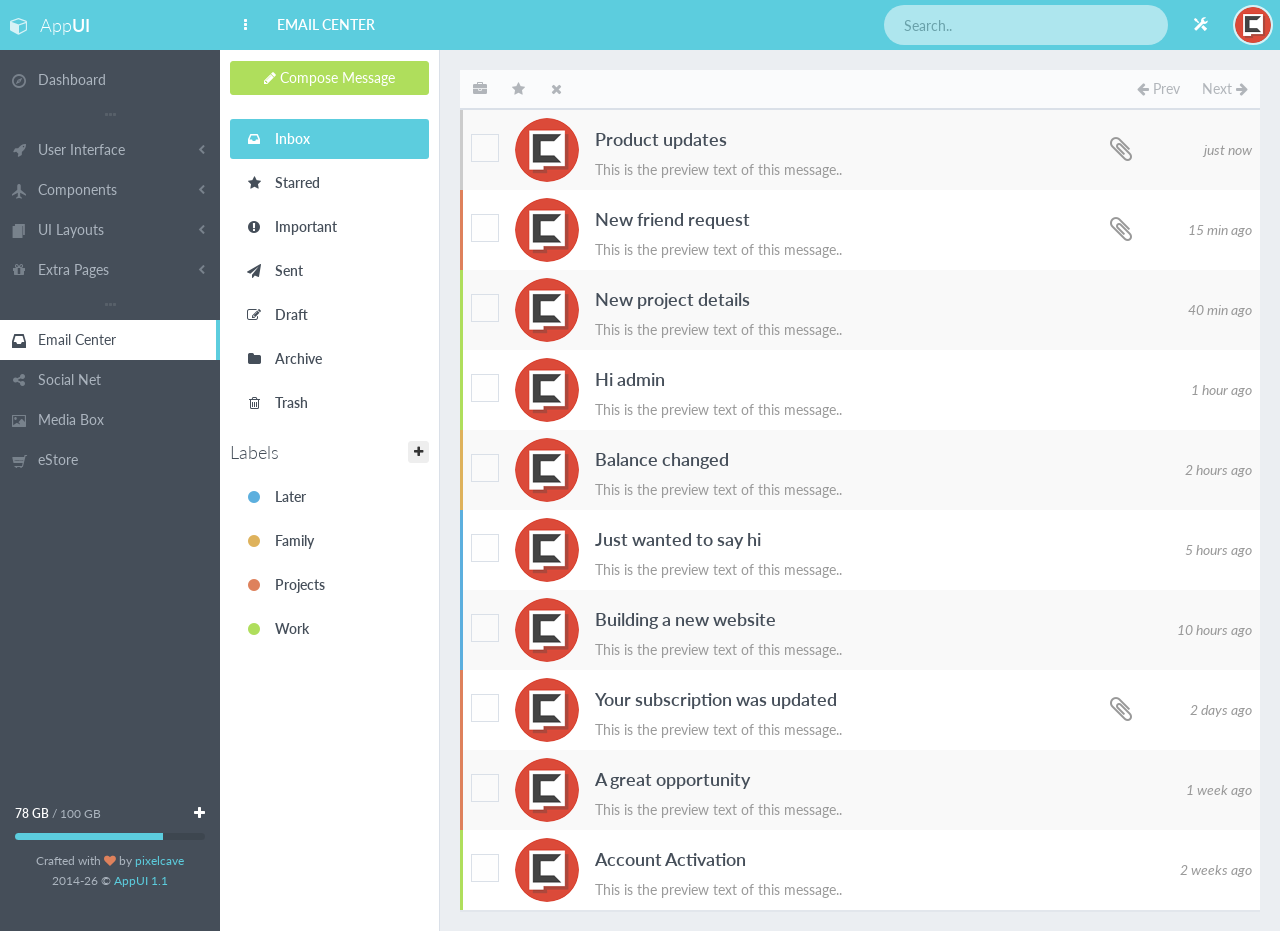
<file: FUHUA/02 - AppUI Backend Template (HTML)/page_app_email.html>
<!DOCTYPE html>
<!--[if IE 9]>         <html class="no-js lt-ie10"> <![endif]-->
<!--[if gt IE 9]><!--> <html class="no-js"> <!--<![endif]-->
    <head>
        <meta charset="utf-8">

        <title>AppUI - Bootstrap Admin Web App Template</title>

        <meta name="description" content="AppUI is a Bootstrap Admin Web App Template created by pixelcave and published on Themeforest">
        <meta name="author" content="pixelcave">
        <meta name="robots" content="noindex, nofollow">

        <meta name="viewport" content="width=device-width,initial-scale=1,maximum-scale=1.0">

        <!-- Icons -->
        <!-- The following icons can be replaced with your own, they are used by desktop and mobile browsers -->
        <link rel="shortcut icon" href="img/favicon.ico">
        <link rel="apple-touch-icon" href="img/icon57.png" sizes="57x57">
        <link rel="apple-touch-icon" href="img/icon72.png" sizes="72x72">
        <link rel="apple-touch-icon" href="img/icon76.png" sizes="76x76">
        <link rel="apple-touch-icon" href="img/icon114.png" sizes="114x114">
        <link rel="apple-touch-icon" href="img/icon120.png" sizes="120x120">
        <link rel="apple-touch-icon" href="img/icon144.png" sizes="144x144">
        <link rel="apple-touch-icon" href="img/icon152.png" sizes="152x152">
        <!-- END Icons -->

        <!-- Stylesheets -->
        <!-- Bootstrap is included in its original form, unaltered -->
        <link rel="stylesheet" href="css/bootstrap.min.css">

        <!-- Related styles of various icon packs and plugins -->
        <link rel="stylesheet" href="css/plugins.css">

        <!-- The main stylesheet of this template. All Bootstrap overwrites are defined in here -->
        <link rel="stylesheet" href="css/main.css">

        <!-- Include a specific file here from css/themes/ folder to alter the default theme of the template -->

        <!-- The themes stylesheet of this template (for using specific theme color in individual elements - must included last) -->
        <link rel="stylesheet" href="css/themes.css">
        <!-- END Stylesheets -->

        <!-- Modernizr (browser feature detection library) -->
        <script src="js/vendor/modernizr-2.8.3.min.js"></script>
    </head>
    <body>
        <!-- Page Wrapper -->
        <!-- In the PHP version you can set the following options from inc/config file -->
        <!--
            Available classes:

            'page-loading'      enables page preloader
        -->
        <div id="page-wrapper" class="page-loading">
            <!-- Preloader -->
            <!-- Preloader functionality (initialized in js/app.js) - pageLoading() -->
            <!-- Used only if page preloader enabled from inc/config (PHP version) or the class 'page-loading' is added in body element (HTML version) -->
            <div class="preloader">
                <div class="inner">
                    <!-- Animation spinner for all modern browsers -->
                    <div class="preloader-spinner themed-background hidden-lt-ie10"></div>

                    <!-- Text for IE9 -->
                    <h3 class="text-primary visible-lt-ie10"><strong>Loading..</strong></h3>
                </div>
            </div>
            <!-- END Preloader -->

            <!-- Page Container -->
            <!-- In the PHP version you can set the following options from inc/config file -->
            <!--
                Available #page-container classes:

                'sidebar-visible-lg-mini'                       main sidebar condensed - Mini Navigation (> 991px)
                'sidebar-visible-lg-full'                       main sidebar full - Full Navigation (> 991px)

                'sidebar-alt-visible-lg'                        alternative sidebar visible by default (> 991px) (You can add it along with another class)

                'header-fixed-top'                              has to be added only if the class 'navbar-fixed-top' was added on header.navbar
                'header-fixed-bottom'                           has to be added only if the class 'navbar-fixed-bottom' was added on header.navbar

                'fixed-width'                                   for a fixed width layout (can only be used with a static header/main sidebar layout)
            -->
            <div id="page-container" class="header-fixed-top sidebar-visible-lg-full">
                <!-- Alternative Sidebar -->
                <div id="sidebar-alt" tabindex="-1" aria-hidden="true">
                    <!-- Toggle Alternative Sidebar Button (visible only in static layout) -->
                    <a href="javascript:void(0)" id="sidebar-alt-close" onclick="App.sidebar('toggle-sidebar-alt');"><i class="fa fa-times"></i></a>

                    <!-- Wrapper for scrolling functionality -->
                    <div id="sidebar-scroll-alt">
                        <!-- Sidebar Content -->
                        <div class="sidebar-content">
                            <!-- Color Themes -->
                            <!-- Preview a theme on a page functionality can be found in js/app.js - colorThemePreview() -->
                            <div class="sidebar-section">
                                <h2 class="text-light">Colors</h2>
                                <ul class="sidebar-themes clearfix">
                                    <li>
                                        <a href="javascript:void(0)" class="themed-background-default" data-theme="default" data-theme-navbar="navbar-inverse"></a>
                                    </li>
                                    <li>
                                        <a href="javascript:void(0)" class="themed-background-social" data-theme="css/themes/social.css" data-theme-navbar="navbar-inverse"></a>
                                    </li>
                                    <li>
                                        <a href="javascript:void(0)" class="themed-background-flat" data-theme="css/themes/flat.css" data-theme-navbar="navbar-inverse"></a>
                                    </li>
                                    <li>
                                        <a href="javascript:void(0)" class="themed-background-amethyst" data-theme="css/themes/amethyst.css" data-theme-navbar="navbar-inverse"></a>
                                    </li>
                                    <li>
                                        <a href="javascript:void(0)" class="themed-background-creme" data-theme="css/themes/creme.css" data-theme-navbar="navbar-inverse"></a>
                                    </li>
                                    <li>
                                        <a href="javascript:void(0)" class="themed-background-passion" data-theme="css/themes/passion.css" data-theme-navbar="navbar-inverse"></a>
                                    </li>
                                    <li>
                                        <a href="javascript:void(0)" class="themed-background-default themed-navbar-light" data-theme="default" data-theme-navbar="navbar-default"></a>
                                    </li>
                                    <li>
                                        <a href="javascript:void(0)" class="themed-background-social themed-navbar-light" data-theme="css/themes/social.css" data-theme-navbar="navbar-default"></a>
                                    </li>
                                    <li>
                                        <a href="javascript:void(0)" class="themed-background-flat themed-navbar-light" data-theme="css/themes/flat.css" data-theme-navbar="navbar-default"></a>
                                    </li>
                                    <li>
                                        <a href="javascript:void(0)" class="themed-background-amethyst themed-navbar-light" data-theme="css/themes/amethyst.css" data-theme-navbar="navbar-default"></a>
                                    </li>
                                    <li>
                                        <a href="javascript:void(0)" class="themed-background-creme themed-navbar-light" data-theme="css/themes/creme.css" data-theme-navbar="navbar-default"></a>
                                    </li>
                                    <li>
                                        <a href="javascript:void(0)" class="themed-background-passion themed-navbar-light" data-theme="css/themes/passion.css" data-theme-navbar="navbar-default"></a>
                                    </li>
                                </ul>
                            </div>
                            <!-- END Color Themes -->

                            <!-- Profile -->
                            <div class="sidebar-section">
                                <h2 class="text-light">Profile</h2>
                                <form action="index.html" method="post" class="form-control-borderless" onsubmit="return false;">
                                    <div class="form-group">
                                        <label for="side-profile-name">Name</label>
                                        <input type="text" id="side-profile-name" name="side-profile-name" class="form-control" value="John Doe">
                                    </div>
                                    <div class="form-group">
                                        <label for="side-profile-email">Email</label>
                                        <input type="email" id="side-profile-email" name="side-profile-email" class="form-control" value="john.doe@example.com">
                                    </div>
                                    <div class="form-group">
                                        <label for="side-profile-password">New Password</label>
                                        <input type="password" id="side-profile-password" name="side-profile-password" class="form-control">
                                    </div>
                                    <div class="form-group">
                                        <label for="side-profile-password-confirm">Confirm New Password</label>
                                        <input type="password" id="side-profile-password-confirm" name="side-profile-password-confirm" class="form-control">
                                    </div>
                                    <div class="form-group remove-margin">
                                        <button type="submit" class="btn btn-effect-ripple btn-primary" onclick="App.sidebar('close-sidebar-alt');">Save</button>
                                    </div>
                                </form>
                            </div>
                            <!-- END Profile -->

                            <!-- Settings -->
                            <div class="sidebar-section">
                                <h2 class="text-light">Settings</h2>
                                <form action="index.html" method="post" class="form-horizontal form-control-borderless" onsubmit="return false;">
                                    <div class="form-group">
                                        <label class="col-xs-7 control-label-fixed">Notifications</label>
                                        <div class="col-xs-5">
                                            <label class="switch switch-success"><input type="checkbox" checked><span></span></label>
                                        </div>
                                    </div>
                                    <div class="form-group">
                                        <label class="col-xs-7 control-label-fixed">Public Profile</label>
                                        <div class="col-xs-5">
                                            <label class="switch switch-success"><input type="checkbox" checked><span></span></label>
                                        </div>
                                    </div>
                                    <div class="form-group">
                                        <label class="col-xs-7 control-label-fixed">Enable API</label>
                                        <div class="col-xs-5">
                                            <label class="switch switch-success"><input type="checkbox"><span></span></label>
                                        </div>
                                    </div>
                                    <div class="form-group remove-margin">
                                        <button type="submit" class="btn btn-effect-ripple btn-primary" onclick="App.sidebar('close-sidebar-alt');">Save</button>
                                    </div>
                                </form>
                            </div>
                            <!-- END Settings -->
                        </div>
                        <!-- END Sidebar Content -->
                    </div>
                    <!-- END Wrapper for scrolling functionality -->
                </div>
                <!-- END Alternative Sidebar -->

                <!-- Main Sidebar -->
                <div id="sidebar">
                    <!-- Sidebar Brand -->
                    <div id="sidebar-brand" class="themed-background">
                        <a href="index.html" class="sidebar-title">
                            <i class="fa fa-cube"></i> <span class="sidebar-nav-mini-hide">App<strong>UI</strong></span>
                        </a>
                    </div>
                    <!-- END Sidebar Brand -->

                    <!-- Wrapper for scrolling functionality -->
                    <div id="sidebar-scroll">
                        <!-- Sidebar Content -->
                        <div class="sidebar-content">
                            <!-- Sidebar Navigation -->
                            <ul class="sidebar-nav">
                                <li>
                                    <a href="index.html"><i class="gi gi-compass sidebar-nav-icon"></i><span class="sidebar-nav-mini-hide">Dashboard</span></a>
                                </li>
                                <li class="sidebar-separator">
                                    <i class="fa fa-ellipsis-h"></i>
                                </li>
                                <li>
                                    <a href="#" class="sidebar-nav-menu"><i class="fa fa-chevron-left sidebar-nav-indicator sidebar-nav-mini-hide"></i><i class="fa fa-rocket sidebar-nav-icon"></i><span class="sidebar-nav-mini-hide">User Interface</span></a>
                                    <ul>
                                        <li>
                                            <a href="page_ui_widgets.html">Widgets</a>
                                        </li>
                                        <li>
                                            <a href="#" class="sidebar-nav-submenu"><i class="fa fa-chevron-left sidebar-nav-indicator"></i>Elements</a>
                                            <ul>
                                                <li>
                                                    <a href="page_ui_blocks_grid.html">Blocks &amp; Grid</a>
                                                </li>
                                                <li>
                                                    <a href="page_ui_typography.html">Typography</a>
                                                </li>
                                                <li>
                                                    <a href="page_ui_buttons_dropdowns.html">Buttons &amp; Dropdowns</a>
                                                </li>
                                                <li>
                                                    <a href="page_ui_navigation_more.html">Navigation &amp; More</a>
                                                </li>
                                                <li>
                                                    <a href="page_ui_progress_loading.html">Progress &amp; Loading</a>
                                                </li>
                                                <li>
                                                    <a href="page_ui_tables.html">Tables</a>
                                                </li>
                                            </ul>
                                        </li>
                                        <li>
                                            <a href="#" class="sidebar-nav-submenu"><i class="fa fa-chevron-left sidebar-nav-indicator"></i>Forms</a>
                                            <ul>
                                                <li>
                                                    <a href="page_forms_components.html">Components</a>
                                                </li>
                                                <li>
                                                    <a href="page_forms_wizard.html">Wizard</a>
                                                </li>
                                                <li>
                                                    <a href="page_forms_validation.html">Validation</a>
                                                </li>
                                            </ul>
                                        </li>
                                        <li>
                                            <a href="#" class="sidebar-nav-submenu"><i class="fa fa-chevron-left sidebar-nav-indicator"></i>Icon Packs</a>
                                            <ul>
                                                <li>
                                                    <a href="page_ui_icons_fontawesome.html">Font Awesome</a>
                                                </li>
                                                <li>
                                                    <a href="page_ui_icons_glyphicons_pro.html">Glyphicons Pro</a>
                                                </li>
                                            </ul>
                                        </li>
                                    </ul>
                                </li>
                                <li>
                                    <a href="#" class="sidebar-nav-menu"><i class="fa fa-chevron-left sidebar-nav-indicator sidebar-nav-mini-hide"></i><i class="gi gi-airplane sidebar-nav-icon"></i><span class="sidebar-nav-mini-hide">Components</span></a>
                                    <ul>
                                        <li>
                                            <a href="page_comp_gallery.html">Gallery</a>
                                        </li>
                                        <li>
                                            <a href="page_comp_maps.html">Google Maps</a>
                                        </li>
                                        <li>
                                            <a href="page_comp_calendar.html">Calendar</a>
                                        </li>
                                        <li>
                                            <a href="page_comp_charts.html">Charts</a>
                                        </li>
                                        <li>
                                            <a href="page_comp_animations.html">CSS3 Animations</a>
                                        </li>
                                        <li>
                                            <a href="page_comp_nestable.html">Nestable &amp; Sortable Lists</a>
                                        </li>
                                    </ul>
                                </li>
                                <li>
                                    <a href="#" class="sidebar-nav-menu"><i class="fa fa-chevron-left sidebar-nav-indicator sidebar-nav-mini-hide"></i><i class="gi gi-more_items sidebar-nav-icon"></i><span class="sidebar-nav-mini-hide">UI Layouts</span></a>
                                    <ul>
                                        <li>
                                            <a href="page_layout_static.html">Static</a>
                                        </li>
                                        <li>
                                            <a href="page_layout_static_fixed_width.html">Static Fixed Width</a>
                                        </li>
                                        <li>
                                            <a href="page_layout_fixed_top.html">Top Header (Fixed)</a>
                                        </li>
                                        <li>
                                            <a href="page_layout_fixed_bottom.html">Bottom Header (Fixed)</a>
                                        </li>
                                        <li>
                                            <a href="page_layout_static_sidebar_mini.html">Sidebar Mini (Static)</a>
                                        </li>
                                        <li>
                                            <a href="page_layout_fixed_sidebar_mini.html">Sidebar Mini (Fixed)</a>
                                        </li>
                                        <li>
                                            <a href="page_layout_alternative_sidebar_visible.html">Visible Alternative Sidebar</a>
                                        </li>
                                    </ul>
                                </li>
                                <li>
                                    <a href="#" class="sidebar-nav-menu"><i class="fa fa-chevron-left sidebar-nav-indicator sidebar-nav-mini-hide"></i><i class="fa fa-gift sidebar-nav-icon"></i><span class="sidebar-nav-mini-hide">Extra Pages</span></a>
                                    <ul>
                                        <li>
                                            <a href="page_ready_error.html">Error Page</a>
                                        </li>
                                        <li>
                                            <a href="page_ready_blank.html">Blank</a>
                                        </li>
                                        <li>
                                            <a href="page_ready_article.html">Article</a>
                                        </li>
                                        <li>
                                            <a href="page_ready_timeline.html">Timeline</a>
                                        </li>
                                        <li>
                                            <a href="page_ready_invoice.html">Invoice</a>
                                        </li>
                                        <li>
                                            <a href="page_ready_search_results.html">Search Results</a>
                                        </li>
                                        <li>
                                            <a href="page_ready_pricing_tables.html">Pricing Tables</a>
                                        </li>
                                        <li>
                                            <a href="page_ready_faq.html">FAQ</a>
                                        </li>
                                        <li>
                                            <a href="#" class="sidebar-nav-submenu"><i class="fa fa-chevron-left sidebar-nav-indicator"></i>Login, Register &amp; Lock</a>
                                            <ul>
                                                <li>
                                                    <a href="page_ready_login.html">Login</a>
                                                </li>
                                                <li>
                                                    <a href="page_ready_reminder.html">Password Reminder</a>
                                                </li>
                                                <li>
                                                    <a href="page_ready_register.html">Register</a>
                                                </li>
                                                <li>
                                                    <a href="page_ready_lock_screen.html">Lock Screen</a>
                                                </li>
                                            </ul>
                                        </li>
                                    </ul>
                                </li>
                                <li class="sidebar-separator">
                                    <i class="fa fa-ellipsis-h"></i>
                                </li>
                                <li>
                                    <a href="page_app_email.html" class=" active"><i class="gi gi-inbox sidebar-nav-icon"></i><span class="sidebar-nav-mini-hide">Email Center</span></a>
                                </li>
                                <li>
                                    <a href="page_app_social.html"><i class="fa fa-share-alt sidebar-nav-icon"></i><span class="sidebar-nav-mini-hide">Social Net</span></a>
                                </li>
                                <li>
                                    <a href="page_app_media.html"><i class="gi gi-picture sidebar-nav-icon"></i><span class="sidebar-nav-mini-hide">Media Box</span></a>
                                </li>
                                <li>
                                    <a href="page_app_estore.html"><i class="gi gi-shopping_cart sidebar-nav-icon"></i><span class="sidebar-nav-mini-hide">eStore</span></a>
                                </li>
                            </ul>
                            <!-- END Sidebar Navigation -->
                        </div>
                        <!-- END Sidebar Content -->
                    </div>
                    <!-- END Wrapper for scrolling functionality -->

                    <!-- Sidebar Extra Info -->
                    <div id="sidebar-extra-info" class="sidebar-content sidebar-nav-mini-hide">
                        <div class="push-bit">
                            <span class="pull-right">
                                <a href="javascript:void(0)" class="text-light"><i class="fa fa-plus"></i></a>
                            </span>
                            <small><strong class="text-light">78 GB</strong> / 100 GB</small>
                        </div>
                        <div class="progress progress-mini push-bit">
                            <div class="progress-bar progress-bar-primary" role="progressbar" aria-valuenow="78" aria-valuemin="0" aria-valuemax="100" style="width: 78%"></div>
                        </div>
                        <div class="text-center">
                            <small>Crafted with <i class="fa fa-heart text-danger"></i> by <a href="http://goo.gl/vNS3I" target="_blank">pixelcave</a></small><br>
                            <small><span id="year-copy"></span> &copy; <a href="http://goo.gl/RcsdAh" target="_blank">AppUI 1.1</a></small>
                        </div>
                    </div>
                    <!-- END Sidebar Extra Info -->
                </div>
                <!-- END Main Sidebar -->

                <!-- Main Container -->
                <div id="main-container">
                    <!-- Header -->
                    <!-- In the PHP version you can set the following options from inc/config file -->
                    <!--
                        Available header.navbar classes:

                        'navbar-default'            for the default light header
                        'navbar-inverse'            for an alternative dark header

                        'navbar-fixed-top'          for a top fixed header (fixed main sidebar with scroll will be auto initialized, functionality can be found in js/app.js - handleSidebar())
                            'header-fixed-top'      has to be added on #page-container only if the class 'navbar-fixed-top' was added

                        'navbar-fixed-bottom'       for a bottom fixed header (fixed main sidebar with scroll will be auto initialized, functionality can be found in js/app.js - handleSidebar()))
                            'header-fixed-bottom'   has to be added on #page-container only if the class 'navbar-fixed-bottom' was added
                    -->
                    <header class="navbar navbar-inverse navbar-fixed-top">
                        <!-- Left Header Navigation -->
                        <ul class="nav navbar-nav-custom">
                            <!-- Main Sidebar Toggle Button -->
                            <li>
                                <a href="javascript:void(0)" onclick="App.sidebar('toggle-sidebar');">
                                    <i class="fa fa-ellipsis-v fa-fw animation-fadeInRight" id="sidebar-toggle-mini"></i>
                                    <i class="fa fa-bars fa-fw animation-fadeInRight" id="sidebar-toggle-full"></i>
                                </a>
                            </li>
                            <!-- END Main Sidebar Toggle Button -->

                            <!-- Header Link -->
                            <li class="hidden-xs animation-fadeInQuick">
                                <a href=""><strong>EMAIL CENTER</strong></a>
                            </li>
                            <!-- END Header Link -->
                        </ul>
                        <!-- END Left Header Navigation -->

                        <!-- Right Header Navigation -->
                        <ul class="nav navbar-nav-custom pull-right">
                            <!-- Search Form -->
                            <li>
                                <form action="page_ready_search_results.html" method="post" class="navbar-form-custom" role="search">
                                    <input type="text" id="top-search" name="top-search" class="form-control" placeholder="Search..">
                                </form>
                            </li>
                            <!-- END Search Form -->

                            <!-- Alternative Sidebar Toggle Button -->
                            <li>
                                <a href="javascript:void(0)" onclick="App.sidebar('toggle-sidebar-alt');">
                                    <i class="gi gi-settings"></i>
                                </a>
                            </li>
                            <!-- END Alternative Sidebar Toggle Button -->

                            <!-- User Dropdown -->
                            <li class="dropdown">
                                <a href="javascript:void(0)" class="dropdown-toggle" data-toggle="dropdown">
                                    <img src="img/placeholders/avatars/avatar9.jpg" alt="avatar">
                                </a>
                                <ul class="dropdown-menu dropdown-menu-right">
                                    <li class="dropdown-header">
                                        <strong>ADMINISTRATOR</strong>
                                    </li>
                                    <li>
                                        <a href="page_app_email.html">
                                            <i class="fa fa-inbox fa-fw pull-right"></i>
                                            Inbox
                                        </a>
                                    </li>
                                    <li>
                                        <a href="page_app_social.html">
                                            <i class="fa fa-pencil-square fa-fw pull-right"></i>
                                            Profile
                                        </a>
                                    </li>
                                    <li>
                                        <a href="page_app_media.html">
                                            <i class="fa fa-picture-o fa-fw pull-right"></i>
                                            Media Manager
                                        </a>
                                    </li>
                                    <li class="divider"><li>
                                    <li>
                                        <a href="javascript:void(0)" onclick="App.sidebar('toggle-sidebar-alt');">
                                            <i class="gi gi-settings fa-fw pull-right"></i>
                                            Settings
                                        </a>
                                    </li>
                                    <li>
                                        <a href="page_ready_lock_screen.html">
                                            <i class="gi gi-lock fa-fw pull-right"></i>
                                            Lock Account
                                        </a>
                                    </li>
                                    <li>
                                        <a href="page_ready_login.html">
                                            <i class="fa fa-power-off fa-fw pull-right"></i>
                                            Log out
                                        </a>
                                    </li>
                                </ul>
                            </li>
                            <!-- END User Dropdown -->
                        </ul>
                        <!-- END Right Header Navigation -->
                    </header>
                    <!-- END Header -->

                    <!-- Page content -->
                    <!--
                        Available classes when #page-content-sidebar is used:

                        'inner-sidebar-left'      for a left inner sidebar
                        'inner-sidebar-right'     for a right inner sidebar
                    -->
                    <div id="page-content" class="inner-sidebar-left">
                        <!-- Inner Sidebar -->
                        <div id="page-content-sidebar">
                            <!-- Compose Message -->
                            <div class="block-section">
                                <a href="#modal-compose" class="btn btn-effect-ripple btn-block btn-success" data-toggle="modal"><i class="fa fa-pencil"></i> Compose Message</a>
                            </div>
                            <div id="modal-compose" class="modal fade" tabindex="-1" role="dialog" aria-hidden="true">
                                <div class="modal-dialog">
                                    <div class="modal-content">
                                        <div class="modal-header">
                                            <button type="button" class="close" data-dismiss="modal" aria-hidden="true">&times;</button>
                                            <h3 class="modal-title"><strong>Compose Message</strong></h3>
                                        </div>
                                        <div class="modal-body">
                                            <form action="page_app_email.html" method="post" class="form-horizontal form-bordered" onsubmit="return false;">
                                                <div class="form-group">
                                                    <div class="col-xs-12">
                                                        <select id="fcompose-users" name="fcompose-users" class="select-chosen" data-placeholder="To.." style="width: 250px;" multiple="">
                                                            <option></option><!-- Required for data-placeholder attribute to work with Chosen plugin -->
                                                            <option value="john.doe">John Taylor</option>
                                                            <option value="sara.castillo">Sara Castillo</option>
                                                            <option value="rachel.fox">Rachel Fox</option>
                                                            <option value="vincent.johnson">Vincent Johnson</option>
                                                            <option value="russell.perkins">Russell Perkins</option>
                                                            <option value="denise.hill">Denise Hill</option>
                                                            <option value="helen.gomez">Helen Gomez</option>
                                                            <option value="marie.herrera">Marie Herrera</option>
                                                            <option value="charles.morris">Charles Morris</option>
                                                            <option value="janice.contreras">Janice Contreras</option>
                                                        </select>
                                                    </div>
                                                </div>
                                                <div class="form-group">
                                                    <div class="col-xs-12">
                                                        <textarea id="fcompose-message" name="fcompose-message" rows="7" class="form-control" placeholder="Write your message.."></textarea>
                                                    </div>
                                                </div>
                                                <div class="form-group form-actions">
                                                    <div class="col-xs-12 text-right">
                                                        <button type="submit" class="btn btn-effect-ripple btn-primary">Send</button>
                                                    </div>
                                                </div>
                                            </form>
                                        </div>
                                    </div>
                                </div>
                            </div>
                            <!-- END Compose Message -->

                            <!-- Collapsible Navigation -->
                            <a href="javascript:void(0)" class="btn btn-block btn-effect-ripple btn-default visible-xs" data-toggle="collapse" data-target="#email-nav">Navigation</a>
                            <div id="email-nav" class="collapse navbar-collapse remove-padding">
                                <!-- Menu -->
                                <div class="block-section">
                                    <ul class="nav nav-pills nav-stacked">
                                        <li class="active">
                                            <a href="page_app_email.html">
                                                <i class="fa fa-fw fa-inbox icon-push"></i> <strong>Inbox</strong>
                                            </a>
                                        </li>
                                        <li>
                                            <a href="javascript:void(0)">
                                                <i class="fa fa-fw fa-star icon-push"></i> <strong>Starred</strong>
                                            </a>
                                        </li>
                                        <li>
                                            <a href="javascript:void(0)">
                                                <i class="fa fa-fw fa-exclamation-circle icon-push"></i> <strong>Important</strong>
                                            </a>
                                        </li>
                                        <li>
                                            <a href="javascript:void(0)">
                                                <i class="fa fa-fw fa-send icon-push"></i> <strong>Sent</strong>
                                            </a>
                                        </li>
                                        <li>
                                            <a href="javascript:void(0)">
                                                <i class="fa fa-fw fa-pencil-square-o icon-push"></i> <strong>Draft</strong>
                                            </a>
                                        </li>
                                        <li>
                                            <a href="javascript:void(0)">
                                                <i class="fa fa-fw fa-folder icon-push"></i> <strong>Archive</strong>
                                            </a>
                                        </li>
                                        <li>
                                            <a href="javascript:void(0)">
                                                <i class="fa fa-fw fa-trash-o icon-push"></i> <strong>Trash</strong>
                                            </a>
                                        </li>
                                    </ul>
                                </div>
                                <!-- END Menu -->

                                <!-- Labels -->
                                <div class="block-section">
                                    <h4 class="inner-sidebar-header">
                                        <a href="javascript:void(0)" class="btn btn-effect-ripple btn-xs btn-default pull-right"><i class="fa fa-plus"></i></a>
                                        Labels
                                    </h4>
                                    <ul class="nav nav-pills nav-stacked nav-icons">
                                        <li>
                                            <a href="javascript:void(0)">
                                                <i class="fa fa-fw fa-circle icon-push text-info"></i> <strong>Later</strong>
                                            </a>
                                        </li>
                                        <li>
                                            <a href="javascript:void(0)">
                                                <i class="fa fa-fw fa-circle icon-push text-warning"></i> <strong>Family</strong>
                                            </a>
                                        </li>
                                        <li>
                                            <a href="javascript:void(0)">
                                                <i class="fa fa-fw fa-circle icon-push text-danger"></i> <strong>Projects</strong>
                                            </a>
                                        </li>
                                        <li>
                                            <a href="javascript:void(0)">
                                                <i class="fa fa-fw fa-circle icon-push text-success"></i> <strong>Work</strong>
                                            </a>
                                        </li>
                                    </ul>
                                </div>
                                <!-- END Labels -->
                            </div>
                            <!-- END Collapsible Navigation -->
                        </div>
                        <!-- END Inner Sidebar -->

                        <!-- Email Center Content -->
                        <div class="block overflow-hidden">
                            <!-- Message List -->
                            <div id="message-list">
                                <!-- Title -->
                                <div class="block-title clearfix">
                                    <div class="block-options pull-right">
                                        <a href="javascript:void(0)" class="btn btn-effect-ripple btn-default"><i class="fa fa-arrow-left"></i> Prev</a>
                                        <a href="javascript:void(0)" class="btn btn-effect-ripple btn-default">Next <i class="fa fa-arrow-right"></i></a>
                                    </div>
                                    <div class="block-options pull-left">
                                        <a href="javascript:void(0)" class="btn btn-effect-ripple btn-info" data-toggle="tooltip" title="Archive Selected"><i class="fa fa-briefcase"></i></a>
                                        <a href="javascript:void(0)" class="btn btn-effect-ripple btn-warning" data-toggle="tooltip" title="Star Selected"><i class="fa fa-star"></i></a>
                                        <a href="javascript:void(0)" class="btn btn-effect-ripple btn-danger" data-toggle="tooltip" title="Delete Selected"><i class="fa fa-times"></i></a>
                                    </div>
                                </div>
                                <!-- END Title -->

                                <!-- Messages -->
                                <div class="block-content-full">
                                    <table class="table table-borderless table-striped table-vcenter remove-margin">
                                        <tbody>
                                            <!-- Use the first row as a prototype for your column widths -->
                                            <tr>
                                                <td class="td-label td-label-muted text-center" style="width: 5%;">
                                                    <label class="csscheckbox csscheckbox-primary"><input type="checkbox"><span></span></label>
                                                </td>
                                                <td class="text-center" style="width: 7%;">
                                                    <img src="img/placeholders/avatars/avatar7.jpg" alt="avatar" class="img-circle">
                                                </td>
                                                <td>
                                                    <h4>
                                                        <a href="javascript:void(0)" class="text-dark"><strong>Product updates</strong></a>
                                                    </h4>
                                                    <span class="text-muted">This is the preview text of this message..</span>
                                                </td>
                                                <td class="hidden-xs text-center" style="width: 30px;">
                                                    <i class="fa fa-paperclip fa-2x text-muted"></i>
                                                </td>
                                                <td class="hidden-xs text-right text-muted" style="width: 120px;"><em>just now</em></td>
                                            </tr>
                                            <tr>
                                                <td class="td-label td-label-danger text-center">
                                                    <label class="csscheckbox csscheckbox-primary"><input type="checkbox"><span></span></label>
                                                </td>
                                                <td class="text-center">
                                                    <img src="img/placeholders/avatars/avatar16.jpg" alt="avatar" class="img-circle">
                                                </td>
                                                <td>
                                                    <h4><a href="javascript:void(0)" class="text-dark"><strong>New friend request</strong></a></h4>
                                                    <span class="text-muted">This is the preview text of this message..</span>
                                                </td>
                                                <td class="hidden-xs">
                                                    <i class="fa fa-paperclip fa-2x text-muted"></i>
                                                </td>
                                                <td class="hidden-xs text-right text-muted"><em>15 min ago</em></td>
                                            </tr>
                                            <tr>
                                                <td class="td-label td-label-success text-center">
                                                    <label class="csscheckbox csscheckbox-primary"><input type="checkbox"><span></span></label>
                                                </td>
                                                <td class="text-center">
                                                    <img src="img/placeholders/avatars/avatar5.jpg" alt="avatar" class="img-circle">
                                                </td>
                                                <td>
                                                    <h4>
                                                        <a href="javascript:void(0)" class="text-dark"><strong>New project details</strong></a>
                                                    </h4>
                                                    <span class="text-muted">This is the preview text of this message..</span>
                                                </td>
                                                <td class="hidden-xs"></td>
                                                <td class="hidden-xs text-right text-muted"><em>40 min ago</em></td>
                                            </tr>
                                            <tr>
                                                <td class="td-label td-label-success text-center">
                                                    <label class="csscheckbox csscheckbox-primary"><input type="checkbox"><span></span></label>
                                                </td>
                                                <td class="text-center">
                                                    <img src="img/placeholders/avatars/avatar13.jpg" alt="avatar" class="img-circle">
                                                </td>
                                                <td>
                                                    <h4><a href="javascript:void(0)" class="text-dark"><strong>Hi admin</strong></a></h4>
                                                    <span class="text-muted">This is the preview text of this message..</span>
                                                </td>
                                                <td class="hidden-xs"></td>
                                                <td class="hidden-xs text-right text-muted"><em>1 hour ago</em></td>
                                            </tr>
                                            <tr>
                                                <td class="td-label td-label-warning text-center">
                                                    <label class="csscheckbox csscheckbox-primary"><input type="checkbox"><span></span></label>
                                                </td>
                                                <td class="text-center">
                                                    <img src="img/placeholders/avatars/avatar6.jpg" alt="avatar" class="img-circle">
                                                </td>
                                                <td>
                                                    <h4><a href="javascript:void(0)" class="text-dark"><strong>Balance changed</strong></a></h4>
                                                    <span class="text-muted">This is the preview text of this message..</span>
                                                </td>
                                                <td class="hidden-xs"></td>
                                                <td class="hidden-xs text-right text-muted"><em>2 hours ago</em></td>
                                            </tr>
                                            <tr>
                                                <td class="td-label td-label-info text-center">
                                                    <label class="csscheckbox csscheckbox-primary"><input type="checkbox"><span></span></label>
                                                </td>
                                                <td class="text-center">
                                                    <img src="img/placeholders/avatars/avatar3.jpg" alt="avatar" class="img-circle">
                                                </td>
                                                <td>
                                                    <h4><a href="javascript:void(0)" class="text-dark"><strong>Just wanted to say hi</strong></a></h4>
                                                    <span class="text-muted">This is the preview text of this message..</span>
                                                </td>
                                                <td class="hidden-xs"></td>
                                                <td class="hidden-xs text-right text-muted"><em>5 hours ago</em></td>
                                            </tr>
                                            <tr>
                                                <td class="td-label td-label-info text-center">
                                                    <label class="csscheckbox csscheckbox-primary"><input type="checkbox"><span></span></label>
                                                </td>
                                                <td class="text-center">
                                                    <img src="img/placeholders/avatars/avatar12.jpg" alt="avatar" class="img-circle">
                                                </td>
                                                <td>
                                                    <h4><a href="javascript:void(0)" class="text-dark"><strong>Building a new website</strong></a></h4>
                                                    <span class="text-muted">This is the preview text of this message..</span>
                                                </td>
                                                <td class="hidden-xs"></td>
                                                <td class="hidden-xs text-right text-muted"><em>10 hours ago</em></td>
                                            </tr>
                                            <tr>
                                                <td class="td-label td-label-danger text-center">
                                                    <label class="csscheckbox csscheckbox-primary"><input type="checkbox"><span></span></label>
                                                </td>
                                                <td class="text-center">
                                                    <img src="img/placeholders/avatars/avatar1.jpg" alt="avatar" class="img-circle">
                                                </td>
                                                <td>
                                                    <h4>
                                                        <a href="javascript:void(0)" class="text-dark"><strong>Your subscription was updated</strong></a>
                                                    </h4>
                                                    <span class="text-muted">This is the preview text of this message..</span>
                                                </td>
                                                <td class="hidden-xs">
                                                    <i class="fa fa-paperclip fa-2x text-muted"></i>
                                                </td>
                                                <td class="hidden-xs text-right text-muted"><em>2 days ago</em></td>
                                            </tr>
                                            <tr>
                                                <td class="td-label td-label-danger text-center">
                                                    <label class="csscheckbox csscheckbox-primary"><input type="checkbox"><span></span></label>
                                                </td>
                                                <td class="text-center">
                                                    <img src="img/placeholders/avatars/avatar2.jpg" alt="avatar" class="img-circle">
                                                </td>
                                                <td>
                                                    <h4><a href="javascript:void(0)" class="text-dark"><strong>A great opportunity</strong></a></h4>
                                                    <span class="text-muted">This is the preview text of this message..</span>
                                                </td>
                                                <td class="hidden-xs"></td>
                                                <td class="hidden-xs text-right text-muted"><em>1 week ago</em></td>
                                            </tr>
                                            <tr>
                                                <td class="td-label td-label-success text-center">
                                                    <label class="csscheckbox csscheckbox-primary"><input type="checkbox"><span></span></label>
                                                </td>
                                                <td class="text-center">
                                                    <img src="img/placeholders/avatars/avatar7.jpg" alt="avatar" class="img-circle">
                                                </td>
                                                <td>
                                                    <h4><a href="javascript:void(0)" class="text-dark"><strong>Account Activation</strong></a></h4>
                                                    <span class="text-muted">This is the preview text of this message..</span>
                                                </td>
                                                <td class="hidden-xs"></td>
                                                <td class="hidden-xs text-right text-muted"><em>2 weeks ago</em></td>
                                            </tr>
                                        </tbody>
                                    </table>
                                </div>
                                <!-- END Messages -->
                            </div>
                            <!-- END Message List -->

                            <!-- Message View -->
                            <div id="message-view" class="block-section display-none">
                                <!-- Title -->
                                <div class="block-title clearfix">
                                    <div class="block-options pull-right">
                                        <a href="javascript:void(0)" class="btn btn-effect-ripple btn-warning" data-toggle="tooltip" title="Star"><i class="fa fa-star"></i></a>
                                        <a href="javascript:void(0)" class="btn btn-effect-ripple btn-danger" data-toggle="tooltip" title="Delete"><i class="fa fa-times"></i></a>
                                    </div>
                                    <div class="block-options pull-left">
                                        <a href="javascript:void(0)" class="btn btn-effect-ripple btn-default" id="message-view-back"><i class="fa fa-chevron-left"></i> Back to Inbox</a>
                                    </div>
                                </div>
                                <!-- END Title -->

                                <!-- Header -->
                                <h3><strong>Project updates </strong> <small><em>1 week ago</em></small></h3>
                                <p><a href="javascript:void(0)"><strong>John Doe</strong></a> <strong>&lt;john.doe@example.com&gt;</strong> to <a href="javascript:void(0)"><strong>Admin</strong></a> <strong>&lt;admin@example.com&gt;</strong></p>
                                <!-- END Header -->

                                <!-- Message Body -->
                                <hr>
                                <p>Hi,</p>
                                <p>Lorem ipsum dolor sit amet, consectetur adipiscing elit. Maecenas ultrices, justo vel imperdiet gravida, urna ligula hendrerit nibh, ac cursus nibh sapien in purus. Mauris tincidunt tincidunt turpis in porta. Integer fermentum tincidunt auctor. Vestibulum ullamcorper, odio sed rhoncus imperdiet, enim elit sollicitudin orci, eget dictum leo mi nec lectus. Nam commodo turpis id lectus scelerisque vulputate. Integer sed dolor erat. Fusce erat ipsum, varius vel euismod sed, tristique et lectus? Etiam egestas fringilla enim, id convallis lectus laoreet at. Fusce purus nisi, gravida sed consectetur ut, interdum quis nisi. Quisque egestas nisl id lectus facilisis scelerisque? Proin rhoncus dui at ligula vestibulum ut facilisis ante sodales! Suspendisse potenti. Aliquam tincidunt sollicitudin sem nec ultrices. Sed at mi velit. Ut egestas tempor est, in cursus enim venenatis eget! Nulla quis ligula ipsum. Donec vitae ultrices dolor?</p>
                                <p>Donec lacinia venenatis metus at bibendum? In hac habitasse platea dictumst. Proin ac nibh rutrum lectus rhoncus eleifend. Sed porttitor pretium venenatis. Suspendisse potenti. Aliquam quis ligula elit. Aliquam at orci ac neque semper dictum. Sed tincidunt scelerisque ligula, et facilisis nulla hendrerit non. Suspendisse potenti. Pellentesque non accumsan orci. Praesent at lacinia dolor. Lorem ipsum dolor sit amet, consectetur adipiscing elit.</p>
                                <p>Lorem ipsum dolor sit amet, consectetur adipiscing elit. Maecenas ultrices, justo vel imperdiet gravida, urna ligula hendrerit nibh, ac cursus nibh sapien in purus. Mauris tincidunt tincidunt turpis in porta. Integer fermentum tincidunt auctor. Vestibulum ullamcorper, odio sed rhoncus imperdiet, enim elit sollicitudin orci, eget dictum leo mi nec lectus. Nam commodo turpis id lectus scelerisque vulputate. Integer sed dolor erat. Fusce erat ipsum, varius vel euismod sed, tristique et lectus? Etiam egestas fringilla enim, id convallis lectus laoreet at. Fusce purus nisi, gravida sed consectetur ut, interdum quis nisi. Quisque egestas nisl id lectus facilisis scelerisque? Proin rhoncus dui at ligula vestibulum ut facilisis ante sodales! Suspendisse potenti. Aliquam tincidunt sollicitudin sem nec ultrices. Sed at mi velit. Ut egestas tempor est, in cursus enim venenatis eget! Nulla quis ligula ipsum. Donec vitae ultrices dolor?</p>
                                <p>Best Regards,</p>
                                <p>John</p>
                                <hr>
                                <!-- END Message Body -->

                                <!-- Attachments Row -->
                                <div class="row block-section">
                                    <div class="col-xs-6 col-sm-3 col-lg-2 text-center">
                                        <a href="img/placeholders/photos/photo2.jpg" data-toggle="lightbox-image">
                                            <img src="img/placeholders/photos/photo2.jpg" alt="photo" class="img-responsive push-bit">
                                        </a>
                                        <span class="text-muted">IMG0001.JPG</span>
                                    </div>
                                    <div class="col-xs-6 col-sm-3 col-lg-2 text-center">
                                        <a href="img/placeholders/photos/photo16.jpg" data-toggle="lightbox-image">
                                            <img src="img/placeholders/photos/photo16.jpg" alt="photo" class="img-responsive push-bit">
                                        </a>
                                        <span class="text-muted">IMG0002.JPG</span>
                                    </div>
                                    <div class="col-xs-6 col-sm-3 col-lg-2 text-center">
                                        <a href="img/placeholders/photos/photo9.jpg" data-toggle="lightbox-image">
                                            <img src="img/placeholders/photos/photo9.jpg" alt="photo" class="img-responsive push-bit">
                                        </a>
                                        <span class="text-muted">IMG0003.JPG</span>
                                    </div>
                                    <div class="col-xs-6 col-sm-3 col-lg-2 text-center">
                                        <a href="img/placeholders/photos/photo15.jpg" data-toggle="lightbox-image">
                                            <img src="img/placeholders/photos/photo15.jpg" alt="photo" class="img-responsive push-bit">
                                        </a>
                                        <span class="text-muted">IMG0004.JPG</span>
                                    </div>
                                </div>
                                <!-- END Attachments Row -->

                                <!-- Quick Reply Form -->
                                <form action="page_app_email.html" method="post" onsubmit="return false;">
                                    <textarea id="message-quick-reply" name="message-quick-reply" rows="5" class="form-control push-bit" placeholder="Your message.."></textarea>
                                    <button class="btn btn-effect-ripple btn-primary"><i class="fa fa-share"></i> Reply</button>
                                </form>
                                <!-- END Quick Reply Form -->
                            </div>
                            <!-- END Message View -->
                        </div>
                        <!-- END Email Center Content -->
                    </div>
                    <!-- END Page Content -->
                </div>
                <!-- END Main Container -->
            </div>
            <!-- END Page Container -->
        </div>
        <!-- END Page Wrapper -->

        <!-- Include Jquery library from Google's CDN but if something goes wrong get Jquery from local file (Remove 'http:' if you have SSL) -->
        <script src="http://ajax.googleapis.com/ajax/libs/jquery/2.1.1/jquery.min.js"></script>
        <script>!window.jQuery && document.write(decodeURI('%3Cscript src="js/vendor/jquery-2.1.1.min.js"%3E%3C/script%3E'));</script>

        <!-- Bootstrap.js, Jquery plugins and Custom JS code -->
        <script src="js/vendor/bootstrap.min.js"></script>
        <script src="js/plugins.js"></script>
        <script src="js/app.js"></script>

        <!-- Load and execute javascript code used only in this page -->
        <script src="js/pages/appEmail.js"></script>
        <script>$(function(){ AppEmail.init(); });</script>
    </body>
</html>
</file>
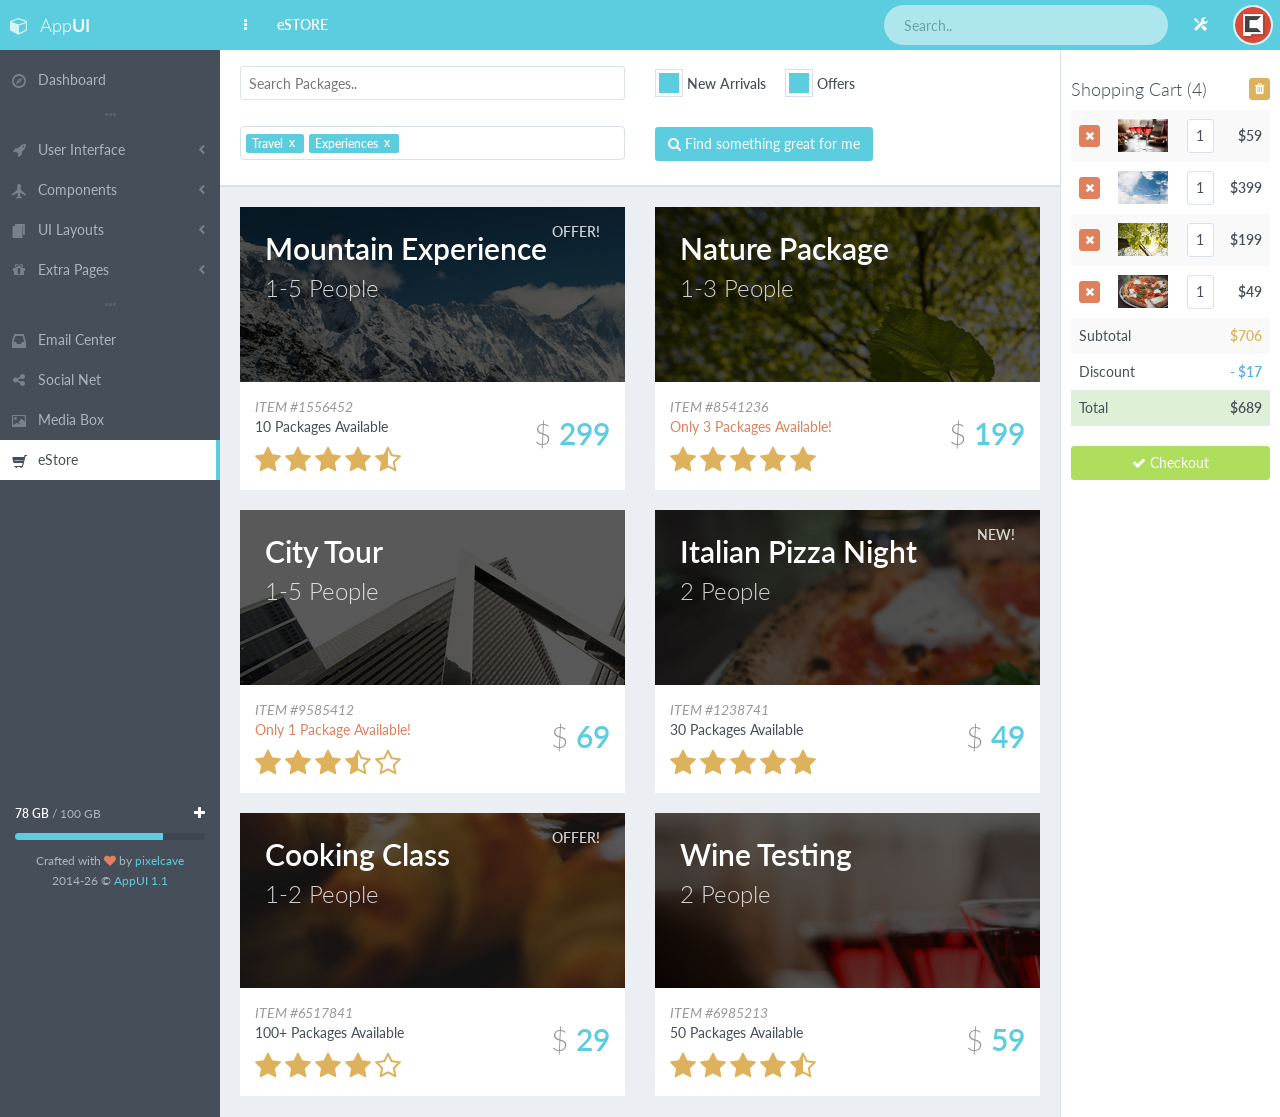
<file: FUHUA/02 - AppUI Backend Template (HTML)/page_app_estore.html>
<!DOCTYPE html>
<!--[if IE 9]>         <html class="no-js lt-ie10"> <![endif]-->
<!--[if gt IE 9]><!--> <html class="no-js"> <!--<![endif]-->
    <head>
        <meta charset="utf-8">

        <title>AppUI - Bootstrap Admin Web App Template</title>

        <meta name="description" content="AppUI is a Bootstrap Admin Web App Template created by pixelcave and published on Themeforest">
        <meta name="author" content="pixelcave">
        <meta name="robots" content="noindex, nofollow">

        <meta name="viewport" content="width=device-width,initial-scale=1,maximum-scale=1.0">

        <!-- Icons -->
        <!-- The following icons can be replaced with your own, they are used by desktop and mobile browsers -->
        <link rel="shortcut icon" href="img/favicon.ico">
        <link rel="apple-touch-icon" href="img/icon57.png" sizes="57x57">
        <link rel="apple-touch-icon" href="img/icon72.png" sizes="72x72">
        <link rel="apple-touch-icon" href="img/icon76.png" sizes="76x76">
        <link rel="apple-touch-icon" href="img/icon114.png" sizes="114x114">
        <link rel="apple-touch-icon" href="img/icon120.png" sizes="120x120">
        <link rel="apple-touch-icon" href="img/icon144.png" sizes="144x144">
        <link rel="apple-touch-icon" href="img/icon152.png" sizes="152x152">
        <!-- END Icons -->

        <!-- Stylesheets -->
        <!-- Bootstrap is included in its original form, unaltered -->
        <link rel="stylesheet" href="css/bootstrap.min.css">

        <!-- Related styles of various icon packs and plugins -->
        <link rel="stylesheet" href="css/plugins.css">

        <!-- The main stylesheet of this template. All Bootstrap overwrites are defined in here -->
        <link rel="stylesheet" href="css/main.css">

        <!-- Include a specific file here from css/themes/ folder to alter the default theme of the template -->

        <!-- The themes stylesheet of this template (for using specific theme color in individual elements - must included last) -->
        <link rel="stylesheet" href="css/themes.css">
        <!-- END Stylesheets -->

        <!-- Modernizr (browser feature detection library) -->
        <script src="js/vendor/modernizr-2.8.3.min.js"></script>
    </head>
    <body>
        <!-- Page Wrapper -->
        <!-- In the PHP version you can set the following options from inc/config file -->
        <!--
            Available classes:

            'page-loading'      enables page preloader
        -->
        <div id="page-wrapper" class="page-loading">
            <!-- Preloader -->
            <!-- Preloader functionality (initialized in js/app.js) - pageLoading() -->
            <!-- Used only if page preloader enabled from inc/config (PHP version) or the class 'page-loading' is added in body element (HTML version) -->
            <div class="preloader">
                <div class="inner">
                    <!-- Animation spinner for all modern browsers -->
                    <div class="preloader-spinner themed-background hidden-lt-ie10"></div>

                    <!-- Text for IE9 -->
                    <h3 class="text-primary visible-lt-ie10"><strong>Loading..</strong></h3>
                </div>
            </div>
            <!-- END Preloader -->

            <!-- Page Container -->
            <!-- In the PHP version you can set the following options from inc/config file -->
            <!--
                Available #page-container classes:

                'sidebar-visible-lg-mini'                       main sidebar condensed - Mini Navigation (> 991px)
                'sidebar-visible-lg-full'                       main sidebar full - Full Navigation (> 991px)

                'sidebar-alt-visible-lg'                        alternative sidebar visible by default (> 991px) (You can add it along with another class)

                'header-fixed-top'                              has to be added only if the class 'navbar-fixed-top' was added on header.navbar
                'header-fixed-bottom'                           has to be added only if the class 'navbar-fixed-bottom' was added on header.navbar

                'fixed-width'                                   for a fixed width layout (can only be used with a static header/main sidebar layout)
            -->
            <div id="page-container" class="header-fixed-top sidebar-visible-lg-full">
                <!-- Alternative Sidebar -->
                <div id="sidebar-alt" tabindex="-1" aria-hidden="true">
                    <!-- Toggle Alternative Sidebar Button (visible only in static layout) -->
                    <a href="javascript:void(0)" id="sidebar-alt-close" onclick="App.sidebar('toggle-sidebar-alt');"><i class="fa fa-times"></i></a>

                    <!-- Wrapper for scrolling functionality -->
                    <div id="sidebar-scroll-alt">
                        <!-- Sidebar Content -->
                        <div class="sidebar-content">
                            <!-- Color Themes -->
                            <!-- Preview a theme on a page functionality can be found in js/app.js - colorThemePreview() -->
                            <div class="sidebar-section">
                                <h2 class="text-light">Colors</h2>
                                <ul class="sidebar-themes clearfix">
                                    <li>
                                        <a href="javascript:void(0)" class="themed-background-default" data-theme="default" data-theme-navbar="navbar-inverse"></a>
                                    </li>
                                    <li>
                                        <a href="javascript:void(0)" class="themed-background-social" data-theme="css/themes/social.css" data-theme-navbar="navbar-inverse"></a>
                                    </li>
                                    <li>
                                        <a href="javascript:void(0)" class="themed-background-flat" data-theme="css/themes/flat.css" data-theme-navbar="navbar-inverse"></a>
                                    </li>
                                    <li>
                                        <a href="javascript:void(0)" class="themed-background-amethyst" data-theme="css/themes/amethyst.css" data-theme-navbar="navbar-inverse"></a>
                                    </li>
                                    <li>
                                        <a href="javascript:void(0)" class="themed-background-creme" data-theme="css/themes/creme.css" data-theme-navbar="navbar-inverse"></a>
                                    </li>
                                    <li>
                                        <a href="javascript:void(0)" class="themed-background-passion" data-theme="css/themes/passion.css" data-theme-navbar="navbar-inverse"></a>
                                    </li>
                                    <li>
                                        <a href="javascript:void(0)" class="themed-background-default themed-navbar-light" data-theme="default" data-theme-navbar="navbar-default"></a>
                                    </li>
                                    <li>
                                        <a href="javascript:void(0)" class="themed-background-social themed-navbar-light" data-theme="css/themes/social.css" data-theme-navbar="navbar-default"></a>
                                    </li>
                                    <li>
                                        <a href="javascript:void(0)" class="themed-background-flat themed-navbar-light" data-theme="css/themes/flat.css" data-theme-navbar="navbar-default"></a>
                                    </li>
                                    <li>
                                        <a href="javascript:void(0)" class="themed-background-amethyst themed-navbar-light" data-theme="css/themes/amethyst.css" data-theme-navbar="navbar-default"></a>
                                    </li>
                                    <li>
                                        <a href="javascript:void(0)" class="themed-background-creme themed-navbar-light" data-theme="css/themes/creme.css" data-theme-navbar="navbar-default"></a>
                                    </li>
                                    <li>
                                        <a href="javascript:void(0)" class="themed-background-passion themed-navbar-light" data-theme="css/themes/passion.css" data-theme-navbar="navbar-default"></a>
                                    </li>
                                </ul>
                            </div>
                            <!-- END Color Themes -->

                            <!-- Profile -->
                            <div class="sidebar-section">
                                <h2 class="text-light">Profile</h2>
                                <form action="index.html" method="post" class="form-control-borderless" onsubmit="return false;">
                                    <div class="form-group">
                                        <label for="side-profile-name">Name</label>
                                        <input type="text" id="side-profile-name" name="side-profile-name" class="form-control" value="John Doe">
                                    </div>
                                    <div class="form-group">
                                        <label for="side-profile-email">Email</label>
                                        <input type="email" id="side-profile-email" name="side-profile-email" class="form-control" value="john.doe@example.com">
                                    </div>
                                    <div class="form-group">
                                        <label for="side-profile-password">New Password</label>
                                        <input type="password" id="side-profile-password" name="side-profile-password" class="form-control">
                                    </div>
                                    <div class="form-group">
                                        <label for="side-profile-password-confirm">Confirm New Password</label>
                                        <input type="password" id="side-profile-password-confirm" name="side-profile-password-confirm" class="form-control">
                                    </div>
                                    <div class="form-group remove-margin">
                                        <button type="submit" class="btn btn-effect-ripple btn-primary" onclick="App.sidebar('close-sidebar-alt');">Save</button>
                                    </div>
                                </form>
                            </div>
                            <!-- END Profile -->

                            <!-- Settings -->
                            <div class="sidebar-section">
                                <h2 class="text-light">Settings</h2>
                                <form action="index.html" method="post" class="form-horizontal form-control-borderless" onsubmit="return false;">
                                    <div class="form-group">
                                        <label class="col-xs-7 control-label-fixed">Notifications</label>
                                        <div class="col-xs-5">
                                            <label class="switch switch-success"><input type="checkbox" checked><span></span></label>
                                        </div>
                                    </div>
                                    <div class="form-group">
                                        <label class="col-xs-7 control-label-fixed">Public Profile</label>
                                        <div class="col-xs-5">
                                            <label class="switch switch-success"><input type="checkbox" checked><span></span></label>
                                        </div>
                                    </div>
                                    <div class="form-group">
                                        <label class="col-xs-7 control-label-fixed">Enable API</label>
                                        <div class="col-xs-5">
                                            <label class="switch switch-success"><input type="checkbox"><span></span></label>
                                        </div>
                                    </div>
                                    <div class="form-group remove-margin">
                                        <button type="submit" class="btn btn-effect-ripple btn-primary" onclick="App.sidebar('close-sidebar-alt');">Save</button>
                                    </div>
                                </form>
                            </div>
                            <!-- END Settings -->
                        </div>
                        <!-- END Sidebar Content -->
                    </div>
                    <!-- END Wrapper for scrolling functionality -->
                </div>
                <!-- END Alternative Sidebar -->

                <!-- Main Sidebar -->
                <div id="sidebar">
                    <!-- Sidebar Brand -->
                    <div id="sidebar-brand" class="themed-background">
                        <a href="index.html" class="sidebar-title">
                            <i class="fa fa-cube"></i> <span class="sidebar-nav-mini-hide">App<strong>UI</strong></span>
                        </a>
                    </div>
                    <!-- END Sidebar Brand -->

                    <!-- Wrapper for scrolling functionality -->
                    <div id="sidebar-scroll">
                        <!-- Sidebar Content -->
                        <div class="sidebar-content">
                            <!-- Sidebar Navigation -->
                            <ul class="sidebar-nav">
                                <li>
                                    <a href="index.html"><i class="gi gi-compass sidebar-nav-icon"></i><span class="sidebar-nav-mini-hide">Dashboard</span></a>
                                </li>
                                <li class="sidebar-separator">
                                    <i class="fa fa-ellipsis-h"></i>
                                </li>
                                <li>
                                    <a href="#" class="sidebar-nav-menu"><i class="fa fa-chevron-left sidebar-nav-indicator sidebar-nav-mini-hide"></i><i class="fa fa-rocket sidebar-nav-icon"></i><span class="sidebar-nav-mini-hide">User Interface</span></a>
                                    <ul>
                                        <li>
                                            <a href="page_ui_widgets.html">Widgets</a>
                                        </li>
                                        <li>
                                            <a href="#" class="sidebar-nav-submenu"><i class="fa fa-chevron-left sidebar-nav-indicator"></i>Elements</a>
                                            <ul>
                                                <li>
                                                    <a href="page_ui_blocks_grid.html">Blocks &amp; Grid</a>
                                                </li>
                                                <li>
                                                    <a href="page_ui_typography.html">Typography</a>
                                                </li>
                                                <li>
                                                    <a href="page_ui_buttons_dropdowns.html">Buttons &amp; Dropdowns</a>
                                                </li>
                                                <li>
                                                    <a href="page_ui_navigation_more.html">Navigation &amp; More</a>
                                                </li>
                                                <li>
                                                    <a href="page_ui_progress_loading.html">Progress &amp; Loading</a>
                                                </li>
                                                <li>
                                                    <a href="page_ui_tables.html">Tables</a>
                                                </li>
                                            </ul>
                                        </li>
                                        <li>
                                            <a href="#" class="sidebar-nav-submenu"><i class="fa fa-chevron-left sidebar-nav-indicator"></i>Forms</a>
                                            <ul>
                                                <li>
                                                    <a href="page_forms_components.html">Components</a>
                                                </li>
                                                <li>
                                                    <a href="page_forms_wizard.html">Wizard</a>
                                                </li>
                                                <li>
                                                    <a href="page_forms_validation.html">Validation</a>
                                                </li>
                                            </ul>
                                        </li>
                                        <li>
                                            <a href="#" class="sidebar-nav-submenu"><i class="fa fa-chevron-left sidebar-nav-indicator"></i>Icon Packs</a>
                                            <ul>
                                                <li>
                                                    <a href="page_ui_icons_fontawesome.html">Font Awesome</a>
                                                </li>
                                                <li>
                                                    <a href="page_ui_icons_glyphicons_pro.html">Glyphicons Pro</a>
                                                </li>
                                            </ul>
                                        </li>
                                    </ul>
                                </li>
                                <li>
                                    <a href="#" class="sidebar-nav-menu"><i class="fa fa-chevron-left sidebar-nav-indicator sidebar-nav-mini-hide"></i><i class="gi gi-airplane sidebar-nav-icon"></i><span class="sidebar-nav-mini-hide">Components</span></a>
                                    <ul>
                                        <li>
                                            <a href="page_comp_gallery.html">Gallery</a>
                                        </li>
                                        <li>
                                            <a href="page_comp_maps.html">Google Maps</a>
                                        </li>
                                        <li>
                                            <a href="page_comp_calendar.html">Calendar</a>
                                        </li>
                                        <li>
                                            <a href="page_comp_charts.html">Charts</a>
                                        </li>
                                        <li>
                                            <a href="page_comp_animations.html">CSS3 Animations</a>
                                        </li>
                                        <li>
                                            <a href="page_comp_nestable.html">Nestable &amp; Sortable Lists</a>
                                        </li>
                                    </ul>
                                </li>
                                <li>
                                    <a href="#" class="sidebar-nav-menu"><i class="fa fa-chevron-left sidebar-nav-indicator sidebar-nav-mini-hide"></i><i class="gi gi-more_items sidebar-nav-icon"></i><span class="sidebar-nav-mini-hide">UI Layouts</span></a>
                                    <ul>
                                        <li>
                                            <a href="page_layout_static.html">Static</a>
                                        </li>
                                        <li>
                                            <a href="page_layout_static_fixed_width.html">Static Fixed Width</a>
                                        </li>
                                        <li>
                                            <a href="page_layout_fixed_top.html">Top Header (Fixed)</a>
                                        </li>
                                        <li>
                                            <a href="page_layout_fixed_bottom.html">Bottom Header (Fixed)</a>
                                        </li>
                                        <li>
                                            <a href="page_layout_static_sidebar_mini.html">Sidebar Mini (Static)</a>
                                        </li>
                                        <li>
                                            <a href="page_layout_fixed_sidebar_mini.html">Sidebar Mini (Fixed)</a>
                                        </li>
                                        <li>
                                            <a href="page_layout_alternative_sidebar_visible.html">Visible Alternative Sidebar</a>
                                        </li>
                                    </ul>
                                </li>
                                <li>
                                    <a href="#" class="sidebar-nav-menu"><i class="fa fa-chevron-left sidebar-nav-indicator sidebar-nav-mini-hide"></i><i class="fa fa-gift sidebar-nav-icon"></i><span class="sidebar-nav-mini-hide">Extra Pages</span></a>
                                    <ul>
                                        <li>
                                            <a href="page_ready_error.html">Error Page</a>
                                        </li>
                                        <li>
                                            <a href="page_ready_blank.html">Blank</a>
                                        </li>
                                        <li>
                                            <a href="page_ready_article.html">Article</a>
                                        </li>
                                        <li>
                                            <a href="page_ready_timeline.html">Timeline</a>
                                        </li>
                                        <li>
                                            <a href="page_ready_invoice.html">Invoice</a>
                                        </li>
                                        <li>
                                            <a href="page_ready_search_results.html">Search Results</a>
                                        </li>
                                        <li>
                                            <a href="page_ready_pricing_tables.html">Pricing Tables</a>
                                        </li>
                                        <li>
                                            <a href="page_ready_faq.html">FAQ</a>
                                        </li>
                                        <li>
                                            <a href="#" class="sidebar-nav-submenu"><i class="fa fa-chevron-left sidebar-nav-indicator"></i>Login, Register &amp; Lock</a>
                                            <ul>
                                                <li>
                                                    <a href="page_ready_login.html">Login</a>
                                                </li>
                                                <li>
                                                    <a href="page_ready_reminder.html">Password Reminder</a>
                                                </li>
                                                <li>
                                                    <a href="page_ready_register.html">Register</a>
                                                </li>
                                                <li>
                                                    <a href="page_ready_lock_screen.html">Lock Screen</a>
                                                </li>
                                            </ul>
                                        </li>
                                    </ul>
                                </li>
                                <li class="sidebar-separator">
                                    <i class="fa fa-ellipsis-h"></i>
                                </li>
                                <li>
                                    <a href="page_app_email.html"><i class="gi gi-inbox sidebar-nav-icon"></i><span class="sidebar-nav-mini-hide">Email Center</span></a>
                                </li>
                                <li>
                                    <a href="page_app_social.html"><i class="fa fa-share-alt sidebar-nav-icon"></i><span class="sidebar-nav-mini-hide">Social Net</span></a>
                                </li>
                                <li>
                                    <a href="page_app_media.html"><i class="gi gi-picture sidebar-nav-icon"></i><span class="sidebar-nav-mini-hide">Media Box</span></a>
                                </li>
                                <li>
                                    <a href="page_app_estore.html" class=" active"><i class="gi gi-shopping_cart sidebar-nav-icon"></i><span class="sidebar-nav-mini-hide">eStore</span></a>
                                </li>
                            </ul>
                            <!-- END Sidebar Navigation -->
                        </div>
                        <!-- END Sidebar Content -->
                    </div>
                    <!-- END Wrapper for scrolling functionality -->

                    <!-- Sidebar Extra Info -->
                    <div id="sidebar-extra-info" class="sidebar-content sidebar-nav-mini-hide">
                        <div class="push-bit">
                            <span class="pull-right">
                                <a href="javascript:void(0)" class="text-light"><i class="fa fa-plus"></i></a>
                            </span>
                            <small><strong class="text-light">78 GB</strong> / 100 GB</small>
                        </div>
                        <div class="progress progress-mini push-bit">
                            <div class="progress-bar progress-bar-primary" role="progressbar" aria-valuenow="78" aria-valuemin="0" aria-valuemax="100" style="width: 78%"></div>
                        </div>
                        <div class="text-center">
                            <small>Crafted with <i class="fa fa-heart text-danger"></i> by <a href="http://goo.gl/vNS3I" target="_blank">pixelcave</a></small><br>
                            <small><span id="year-copy"></span> &copy; <a href="http://goo.gl/RcsdAh" target="_blank">AppUI 1.1</a></small>
                        </div>
                    </div>
                    <!-- END Sidebar Extra Info -->
                </div>
                <!-- END Main Sidebar -->

                <!-- Main Container -->
                <div id="main-container">
                    <!-- Header -->
                    <!-- In the PHP version you can set the following options from inc/config file -->
                    <!--
                        Available header.navbar classes:

                        'navbar-default'            for the default light header
                        'navbar-inverse'            for an alternative dark header

                        'navbar-fixed-top'          for a top fixed header (fixed main sidebar with scroll will be auto initialized, functionality can be found in js/app.js - handleSidebar())
                            'header-fixed-top'      has to be added on #page-container only if the class 'navbar-fixed-top' was added

                        'navbar-fixed-bottom'       for a bottom fixed header (fixed main sidebar with scroll will be auto initialized, functionality can be found in js/app.js - handleSidebar()))
                            'header-fixed-bottom'   has to be added on #page-container only if the class 'navbar-fixed-bottom' was added
                    -->
                    <header class="navbar navbar-inverse navbar-fixed-top">
                        <!-- Left Header Navigation -->
                        <ul class="nav navbar-nav-custom">
                            <!-- Main Sidebar Toggle Button -->
                            <li>
                                <a href="javascript:void(0)" onclick="App.sidebar('toggle-sidebar');">
                                    <i class="fa fa-ellipsis-v fa-fw animation-fadeInRight" id="sidebar-toggle-mini"></i>
                                    <i class="fa fa-bars fa-fw animation-fadeInRight" id="sidebar-toggle-full"></i>
                                </a>
                            </li>
                            <!-- END Main Sidebar Toggle Button -->

                            <!-- Header Link -->
                            <li class="hidden-xs animation-fadeInQuick">
                                <a href=""><strong>eSTORE</strong></a>
                            </li>
                            <!-- END Header Link -->
                        </ul>
                        <!-- END Left Header Navigation -->

                        <!-- Right Header Navigation -->
                        <ul class="nav navbar-nav-custom pull-right">
                            <!-- Search Form -->
                            <li>
                                <form action="page_ready_search_results.html" method="post" class="navbar-form-custom" role="search">
                                    <input type="text" id="top-search" name="top-search" class="form-control" placeholder="Search..">
                                </form>
                            </li>
                            <!-- END Search Form -->

                            <!-- Alternative Sidebar Toggle Button -->
                            <li>
                                <a href="javascript:void(0)" onclick="App.sidebar('toggle-sidebar-alt');">
                                    <i class="gi gi-settings"></i>
                                </a>
                            </li>
                            <!-- END Alternative Sidebar Toggle Button -->

                            <!-- User Dropdown -->
                            <li class="dropdown">
                                <a href="javascript:void(0)" class="dropdown-toggle" data-toggle="dropdown">
                                    <img src="img/placeholders/avatars/avatar9.jpg" alt="avatar">
                                </a>
                                <ul class="dropdown-menu dropdown-menu-right">
                                    <li class="dropdown-header">
                                        <strong>ADMINISTRATOR</strong>
                                    </li>
                                    <li>
                                        <a href="page_app_email.html">
                                            <i class="fa fa-inbox fa-fw pull-right"></i>
                                            Inbox
                                        </a>
                                    </li>
                                    <li>
                                        <a href="page_app_social.html">
                                            <i class="fa fa-pencil-square fa-fw pull-right"></i>
                                            Profile
                                        </a>
                                    </li>
                                    <li>
                                        <a href="page_app_media.html">
                                            <i class="fa fa-picture-o fa-fw pull-right"></i>
                                            Media Manager
                                        </a>
                                    </li>
                                    <li class="divider"><li>
                                    <li>
                                        <a href="javascript:void(0)" onclick="App.sidebar('toggle-sidebar-alt');">
                                            <i class="gi gi-settings fa-fw pull-right"></i>
                                            Settings
                                        </a>
                                    </li>
                                    <li>
                                        <a href="page_ready_lock_screen.html">
                                            <i class="gi gi-lock fa-fw pull-right"></i>
                                            Lock Account
                                        </a>
                                    </li>
                                    <li>
                                        <a href="page_ready_login.html">
                                            <i class="fa fa-power-off fa-fw pull-right"></i>
                                            Log out
                                        </a>
                                    </li>
                                </ul>
                            </li>
                            <!-- END User Dropdown -->
                        </ul>
                        <!-- END Right Header Navigation -->
                    </header>
                    <!-- END Header -->

                    <!-- Page content -->
                    <!--
                        Available classes when #page-content-sidebar is used:

                        'inner-sidebar-left'      for a left inner sidebar
                        'inner-sidebar-right'     for a right inner sidebar
                    -->
                    <div id="page-content" class="inner-sidebar-right">
                        <!-- Inner Sidebar -->
                        <div id="page-content-sidebar">
                            <!-- Collapsible Shopping Cart -->
                            <a href="javascript:void(0)" class="btn btn-block btn-default visible-xs" data-toggle="collapse" data-target="#shopping-cart"><i class="fa fa-shopping-cart"></i> View Cart (4)</a>
                            <div id="shopping-cart" class="collapse navbar-collapse remove-padding">
                                <h4 class="inner-sidebar-header">
                                    <a href="javascript:void(0)" class="btn btn-effect-ripple btn-xs btn-warning pull-right"><i class="fa fa-trash"></i></a>
                                    Shopping Cart (4)
                                </h4>
                                <table class="table table-striped table-borderless table-vcenter">
                                    <tbody>
                                        <tr>
                                            <td class="text-center">
                                                <a href="javascript:void(0)" class="btn btn-effect-ripple btn-xs btn-danger pull-right"><i class="fa fa-times"></i></a>
                                            </td>
                                            <td style="width: 80px;">
                                                <a href="img/placeholders/photos/photo12.jpg" data-toggle="lightbox-image" title="Wine Testing (2 People)">
                                                    <img src="img/placeholders/photos/photo12.jpg" alt="Image" class="img-responsive center-block" style="max-width: 50px;">
                                                </a>
                                            </td>
                                            <td style="width: 60px;" class="text-center">
                                                <input type="text" class="form-control text-center" value="1">
                                            </td>
                                            <td class="text-right">
                                                <strong>$59</strong>
                                            </td>
                                        </tr>
                                        <tr>
                                            <td class="text-center">
                                                <a href="javascript:void(0)" class="btn btn-effect-ripple btn-xs btn-danger pull-right"><i class="fa fa-times"></i></a>
                                            </td>
                                            <td>
                                                <a href="img/placeholders/photos/photo16.jpg" data-toggle="lightbox-image" title="Personal Flight (2 People)">
                                                    <img src="img/placeholders/photos/photo16.jpg" alt="Image" class="img-responsive center-block" style="max-width: 50px;">
                                                </a>
                                            </td>
                                            <td class="text-center">
                                                <input type="text" class="form-control text-center" value="1">
                                            </td>
                                            <td class="text-right">
                                                <strong>$399</strong>
                                            </td>
                                        </tr>
                                        <tr>
                                            <td class="text-center">
                                                <a href="javascript:void(0)" class="btn btn-effect-ripple btn-xs btn-danger pull-right"><i class="fa fa-times"></i></a>
                                            </td>
                                            <td>
                                                <a href="img/placeholders/photos/photo19.jpg" data-toggle="lightbox-image" title="True Nature Experience (4 People)">
                                                    <img src="img/placeholders/photos/photo19.jpg" alt="Image" class="img-responsive center-block" style="max-width: 50px;">
                                                </a>
                                            </td>
                                            <td class="text-center">
                                                <input type="text" class="form-control text-center" value="1">
                                            </td>
                                            <td class="text-right">
                                                <strong>$199</strong>
                                            </td>
                                        </tr>
                                        <tr>
                                            <td class="text-center">
                                                <a href="javascript:void(0)" class="btn btn-effect-ripple btn-xs btn-danger pull-right"><i class="fa fa-times"></i></a>
                                            </td>
                                            <td>
                                                <a href="img/placeholders/photos/photo11.jpg" data-toggle="lightbox-image" title="Italian Pizza Night (2 People)">
                                                    <img src="img/placeholders/photos/photo11.jpg" alt="Image" class="img-responsive center-block" style="max-width: 50px;">
                                                </a>
                                            </td>
                                            <td class="text-center">
                                                <input type="text" class="form-control text-center" value="1">
                                            </td>
                                            <td class="text-right">
                                                <strong>$49</strong>
                                            </td>
                                        </tr>
                                        <tr>
                                            <td colspan="3">Subtotal</td>
                                            <td class="text-right text-warning">
                                                <strong>$706</strong>
                                            </td>
                                        </tr>
                                        <tr>
                                            <td colspan="3">Discount</td>
                                            <td class="text-right text-info">
                                                <strong>- $17</strong>
                                            </td>
                                        </tr>
                                        <tr class="success">
                                            <td colspan="3">Total</td>
                                            <td class="text-right">
                                                <strong>$689</strong>
                                            </td>
                                        </tr>
                                    </tbody>
                                </table>
                                <a href="javascript:void(0)" class="btn btn-effect-ripple btn-block btn-success push-bit-top-bottom"><i class="fa fa-check"></i> Checkout</a>
                            </div>
                            <!-- END Collapsible Shopping Cart -->
                        </div>
                        <!-- END Inner Sidebar -->

                        <!-- eStore Header -->
                        <div class="content-header">
                            <div class="header-section">
                                <form action="page_app_estore.html" method="post" class="form-horizontal" onsubmit="return false;">
                                    <div class="form-group">
                                        <div class="col-sm-6 push-bit">
                                            <input type="text" id="estore-search-term" name="estore-search-term" class="form-control" placeholder="Search Packages..">
                                        </div>
                                        <div class="col-sm-6">
                                            <label class="csscheckbox csscheckbox-primary">
                                                <input type="checkbox" id="estore-new" name="estore-new" checked><span></span>
                                            </label>
                                            <label for="estore-new" class="push-right">New Arrivals</label>
                                            <label class="csscheckbox csscheckbox-primary">
                                                <input type="checkbox" id="estore-offers" name="estore-offers" checked><span></span>
                                            </label>
                                            <label for="estore-offers">Offers</label>
                                        </div>
                                    </div>
                                    <div class="form-group remove-margin-bottom">
                                        <div class="col-sm-6 push-bit">
                                            <select id="estore-categories" name="estore-categories" class="select-chosen" data-placeholder="Choose Packages.." style="width: 250px;" multiple>
                                                <option value="travel" selected>Travel</option>
                                                <option value="experiences" selected>Experiences</option>
                                                <option value="gifts">Gifts</option>
                                                <option value="tech">Technology</option>
                                            </select>
                                        </div>
                                        <div class="col-sm-6">
                                            <button type="submit" class="btn btn-effect-ripple btn-effect-ripple btn-primary"><i class="fa fa-search"></i> Find something great for me</button>
                                        </div>
                                    </div>
                                </form>
                            </div>
                        </div>
                        <!-- END eStore Header -->

                        <!-- eStore Content -->
                        <div class="row">
                            <div class="col-lg-6">
                                <a href="#modal-package" class="widget animation-fadeInQuick" data-toggle="modal">
                                    <div class="widget-image widget-image-xs">
                                        <img src="img/placeholders/photos/photo1.jpg" alt="image">
                                        <div class="widget-image-content">
                                            <div class="pull-right text-light-op"><strong>OFFER!</strong></div>
                                            <h2 class="widget-heading text-light"><strong>Mountain Experience</strong></h2>
                                            <h3 class="widget-heading text-light-op">1-5 People</h3>
                                        </div>
                                    </div>
                                    <div class="widget-content">
                                        <div class="row">
                                            <div class="col-xs-8">
                                                <div class="text-muted"><em>ITEM #1556452</em></div>
                                                <div class="text-dark push-bit">10 Packages Available</div>
                                                <div class="text-warning">
                                                    <i class="fa fa-2x fa-star"></i>
                                                    <i class="fa fa-2x fa-star"></i>
                                                    <i class="fa fa-2x fa-star"></i>
                                                    <i class="fa fa-2x fa-star"></i>
                                                    <i class="fa fa-2x fa-star-half-o"></i>
                                                </div>
                                            </div>
                                            <div class="col-xs-4 text-right">
                                                <h2><span class="text-muted">$</span> <strong>299</strong></h2>
                                            </div>
                                        </div>
                                    </div>
                                </a>
                            </div>
                            <div class="col-lg-6">
                                <a href="#modal-package" class="widget animation-fadeInQuick" data-toggle="modal">
                                    <div class="widget-image widget-image-xs">
                                        <img src="img/placeholders/photos/photo19.jpg" alt="image">
                                        <div class="widget-image-content">
                                            <h2 class="widget-heading text-light"><strong>Nature Package</strong></h2>
                                            <h3 class="widget-heading text-light-op">1-3 People</h3>
                                        </div>
                                    </div>
                                    <div class="widget-content">
                                        <div class="row">
                                            <div class="col-xs-8">
                                                <div class="text-muted"><em>ITEM #8541236</em></div>
                                                <div class="text-danger push-bit">Only 3 Packages Available!</div>
                                                <div class="text-warning">
                                                    <i class="fa fa-2x fa-star"></i>
                                                    <i class="fa fa-2x fa-star"></i>
                                                    <i class="fa fa-2x fa-star"></i>
                                                    <i class="fa fa-2x fa-star"></i>
                                                    <i class="fa fa-2x fa-star"></i>
                                                </div>
                                            </div>
                                            <div class="col-xs-4 text-right">
                                                <h2><span class="text-muted">$</span> <strong>199</strong></h2>
                                            </div>
                                        </div>
                                    </div>
                                </a>
                            </div>
                            <div class="col-lg-6">
                                <a href="#modal-package" class="widget animation-fadeInQuick" data-toggle="modal">
                                    <div class="widget-image widget-image-xs">
                                        <img src="img/placeholders/photos/photo22.jpg" alt="image">
                                        <div class="widget-image-content">
                                            <h2 class="widget-heading text-light"><strong>City Tour</strong></h2>
                                            <h3 class="widget-heading text-light-op">1-5 People</h3>
                                        </div>
                                    </div>
                                    <div class="widget-content">
                                        <div class="row">
                                            <div class="col-xs-8">
                                                <div class="text-muted"><em>ITEM #9585412</em></div>
                                                <div class="text-danger push-bit">Only 1 Package Available!</div>
                                                <div class="text-warning">
                                                    <i class="fa fa-2x fa-star"></i>
                                                    <i class="fa fa-2x fa-star"></i>
                                                    <i class="fa fa-2x fa-star"></i>
                                                    <i class="fa fa-2x fa-star-half-o"></i>
                                                    <i class="fa fa-2x fa-star-o"></i>
                                                </div>
                                            </div>
                                            <div class="col-xs-4 text-right">
                                                <h2><span class="text-muted">$</span> <strong>69</strong></h2>
                                            </div>
                                        </div>
                                    </div>
                                </a>
                            </div>
                            <div class="col-lg-6">
                                <a href="#modal-package" class="widget animation-fadeInQuick" data-toggle="modal">
                                    <div class="widget-image widget-image-xs">
                                        <img src="img/placeholders/photos/photo11.jpg" alt="image">
                                        <div class="widget-image-content">
                                            <div class="pull-right text-light-op"><strong>NEW!</strong></div>
                                            <h2 class="widget-heading text-light"><strong>Italian Pizza Night</strong></h2>
                                            <h3 class="widget-heading text-light-op">2 People</h3>
                                        </div>
                                    </div>
                                    <div class="widget-content">
                                        <div class="row">
                                            <div class="col-xs-8">
                                                <div class="text-muted"><em>ITEM #1238741</em></div>
                                                <div class="text-dark push-bit">30 Packages Available</div>
                                                <div class="text-warning">
                                                    <i class="fa fa-2x fa-star"></i>
                                                    <i class="fa fa-2x fa-star"></i>
                                                    <i class="fa fa-2x fa-star"></i>
                                                    <i class="fa fa-2x fa-star"></i>
                                                    <i class="fa fa-2x fa-star"></i>
                                                </div>
                                            </div>
                                            <div class="col-xs-4 text-right">
                                                <h2><span class="text-muted">$</span> <strong>49</strong></h2>
                                            </div>
                                        </div>
                                    </div>
                                </a>
                            </div>
                            <div class="col-lg-6">
                                <a href="#modal-package" class="widget animation-fadeInQuick" data-toggle="modal">
                                    <div class="widget-image widget-image-bottom widget-image-xs">
                                        <img src="img/placeholders/photos/photo14.jpg" alt="image">
                                        <div class="widget-image-content">
                                            <div class="pull-right text-light-op"><strong>OFFER!</strong></div>
                                            <h2 class="widget-heading text-light"><strong>Cooking Class</strong></h2>
                                            <h3 class="widget-heading text-light-op">1-2 People</h3>
                                        </div>
                                    </div>
                                    <div class="widget-content">
                                        <div class="row">
                                            <div class="col-xs-8">
                                                <div class="text-muted"><em>ITEM #6517841</em></div>
                                                <div class="text-dark push-bit">100+ Packages Available</div>
                                                <div class="text-warning">
                                                    <i class="fa fa-2x fa-star"></i>
                                                    <i class="fa fa-2x fa-star"></i>
                                                    <i class="fa fa-2x fa-star"></i>
                                                    <i class="fa fa-2x fa-star"></i>
                                                    <i class="fa fa-2x fa-star-o"></i>
                                                </div>
                                            </div>
                                            <div class="col-xs-4 text-right">
                                                <h2><span class="text-muted">$</span> <strong>29</strong></h2>
                                            </div>
                                        </div>
                                    </div>
                                </a>
                            </div>
                            <div class="col-lg-6">
                                <a href="#modal-package" class="widget animation-fadeInQuick" data-toggle="modal">
                                    <div class="widget-image widget-image-xs">
                                        <img src="img/placeholders/photos/photo12.jpg" alt="image">
                                        <div class="widget-image-content">
                                            <h2 class="widget-heading text-light"><strong>Wine Testing</strong></h2>
                                            <h3 class="widget-heading text-light-op">2 People</h3>
                                        </div>
                                    </div>
                                    <div class="widget-content">
                                        <div class="row">
                                            <div class="col-xs-8">
                                                <div class="text-muted"><em>ITEM #6985213</em></div>
                                                <div class="text-dark push-bit">50 Packages Available</div>
                                                <div class="text-warning">
                                                    <i class="fa fa-2x fa-star"></i>
                                                    <i class="fa fa-2x fa-star"></i>
                                                    <i class="fa fa-2x fa-star"></i>
                                                    <i class="fa fa-2x fa-star"></i>
                                                    <i class="fa fa-2x fa-star-half-o"></i>
                                                </div>
                                            </div>
                                            <div class="col-xs-4 text-right">
                                                <h2><span class="text-muted">$</span> <strong>59</strong></h2>
                                            </div>
                                        </div>
                                    </div>
                                </a>
                            </div>
                        </div>
                        <!-- END eStore Content -->

                        <!-- Example Package Modal -->
                        <div id="modal-package" class="modal fade" tabindex="-1" role="dialog" aria-hidden="true">
                            <div class="modal-dialog modal-lg">
                                <div class="modal-content">
                                    <div class="modal-header">
                                        <button type="button" class="close" data-dismiss="modal" aria-hidden="true">&times;</button>
                                        <ul class="nav nav-tabs" data-toggle="tabs">
                                            <li class="active"><a href="#modal-tabs-package"><i class="gi gi-package"></i> Package</a></li>
                                            <li><a href="#modal-tabs-reviews"><i class="fa fa-pencil"></i> Reviews</a></li>
                                        </ul>
                                    </div>
                                    <div class="modal-body">
                                        <div class="tab-content">
                                            <div class="tab-pane active" id="modal-tabs-package">
                                                <h1 class="h2"><strong>Italian Pizza Night</strong> <small>(2 People)</small></h1>
                                                <div class="row push">
                                                    <div class="col-xs-6">
                                                        <img src="img/placeholders/photos/photo11.jpg" alt="Image" class="img-responsive">
                                                    </div>
                                                    <div class="col-xs-6">
                                                        <img src="img/placeholders/photos/photo2.jpg" alt="Image" class="img-responsive">
                                                    </div>
                                                </div>
                                                Mauris tincidunt tincidunt turpis in porta. Integer fermentum tincidunt auctor. Vestibulum ullamcorper, odio sed rhoncus imperdiet, enim elit sollicitudin orci, eget dictum leo mi nec lectus. Nam commodo turpis id lectus scelerisque vulputate. Integer sed dolor erat. Fusce erat ipsum, varius vel euismod sed, tristique et lectus? Etiam egestas fringilla enim, id convallis lectus laoreet at. Fusce purus nisi, gravida sed consectetur ut, interdum quis nisi. Quisque egestas nisl id lectus facilisis scelerisque? Proin rhoncus dui at ligula vestibulum ut facilisis ante sodales! Suspendisse potenti. Aliquam tincidunt sollicitudin sem nec ultrices. Sed at mi velit. Ut egestas tempor est, in cursus enim venenatis eget! Nulla quis ligula ipsum
                                            </div>
                                            <div class="tab-pane" id="modal-tabs-reviews">
                                                <div class="text-center text-warning push">
                                                    <i class="fa fa-2x fa-star"></i>
                                                    <i class="fa fa-2x fa-star"></i>
                                                    <i class="fa fa-2x fa-star"></i>
                                                    <i class="fa fa-2x fa-star"></i>
                                                    <i class="fa fa-2x fa-star"></i>
                                                </div>
                                                <div class="text-center">
                                                    <strong>5.0</strong> /5.0 (3 Ratings)
                                                </div>
                                                <hr>
                                                <ul class="media-list">
                                                    <li class="media">
                                                        <a href="javascript:void(0)" class="pull-left">
                                                            <img src="img/placeholders/avatars/avatar12.jpg" alt="Avatar" class="img-circle">
                                                        </a>
                                                        <div class="media-body">
                                                            <span class="text-warning">
                                                                <i class="fa fa-star"></i>
                                                                <i class="fa fa-star"></i>
                                                                <i class="fa fa-star"></i>
                                                                <i class="fa fa-star"></i>
                                                                <i class="fa fa-star"></i>
                                                            </span>
                                                            <a href="javascript:void(0)"><strong>Nicoline Andersen</strong></a>
                                                            <p class="push-bit"><span class="label label-success">Positive</span> Authentic Italian Experience, Friendly People, Delicious Pizzas</p>
                                                            <p><span class="label label-danger">Negative</span> None!</p>
                                                        </div>
                                                    </li>
                                                    <li class="media">
                                                        <a href="javascript:void(0)" class="pull-left">
                                                            <img src="img/placeholders/avatars/avatar13.jpg" alt="Avatar" class="img-circle">
                                                        </a>
                                                        <div class="media-body">
                                                            <span class="text-warning">
                                                                <i class="fa fa-star"></i>
                                                                <i class="fa fa-star"></i>
                                                                <i class="fa fa-star"></i>
                                                                <i class="fa fa-star"></i>
                                                                <i class="fa fa-star"></i>
                                                            </span>
                                                            <a href="javascript:void(0)"><strong>Josefina Orozco</strong></a>
                                                            <p class="push-bit"><span class="label label-success">Positive</span> Friendly People, Delicious Pizzas</p>
                                                            <p><span class="label label-danger">Negative</span> None!</p>
                                                        </div>
                                                    </li>
                                                    <li class="media">
                                                        <a href="javascript:void(0)" class="pull-left">
                                                            <img src="img/placeholders/avatars/avatar7.jpg" alt="Avatar" class="img-circle">
                                                        </a>
                                                        <div class="media-body">
                                                            <span class="text-warning">
                                                                <i class="fa fa-star"></i>
                                                                <i class="fa fa-star"></i>
                                                                <i class="fa fa-star"></i>
                                                                <i class="fa fa-star"></i>
                                                                <i class="fa fa-star"></i>
                                                            </span>
                                                            <a href="javascript:void(0)"><strong>Donald Pierce</strong></a>
                                                            <p class="push-bit"><span class="label label-success">Positive</span> Delicious Pizzas, Great Price</p>
                                                            <p><span class="label label-danger">Negative</span> None!</p>
                                                        </div>
                                                    </li>
                                                </ul>
                                            </div>
                                        </div>
                                    </div>
                                    <div class="modal-footer">
                                        <h4 class="pull-left"><span class="text-muted">$</span> <strong class="text-primary">49</strong></h4>
                                        <button type="button" class="btn btn-effect-ripple btn-success"><i class="fa fa-shopping-cart"></i> Add to Cart</button>
                                        <button type="button" class="btn btn-effect-ripple btn-danger" data-dismiss="modal">Close</button>
                                    </div>
                                </div>
                            </div>
                        </div>
                        <!-- END Example Package Modal -->
                    </div>
                    <!-- END Page Content -->
                </div>
                <!-- END Main Container -->
            </div>
            <!-- END Page Container -->
        </div>
        <!-- END Page Wrapper -->

        <!-- Include Jquery library from Google's CDN but if something goes wrong get Jquery from local file (Remove 'http:' if you have SSL) -->
        <script src="http://ajax.googleapis.com/ajax/libs/jquery/2.1.1/jquery.min.js"></script>
        <script>!window.jQuery && document.write(decodeURI('%3Cscript src="js/vendor/jquery-2.1.1.min.js"%3E%3C/script%3E'));</script>

        <!-- Bootstrap.js, Jquery plugins and Custom JS code -->
        <script src="js/vendor/bootstrap.min.js"></script>
        <script src="js/plugins.js"></script>
        <script src="js/app.js"></script>
    </body>
</html>
</file>
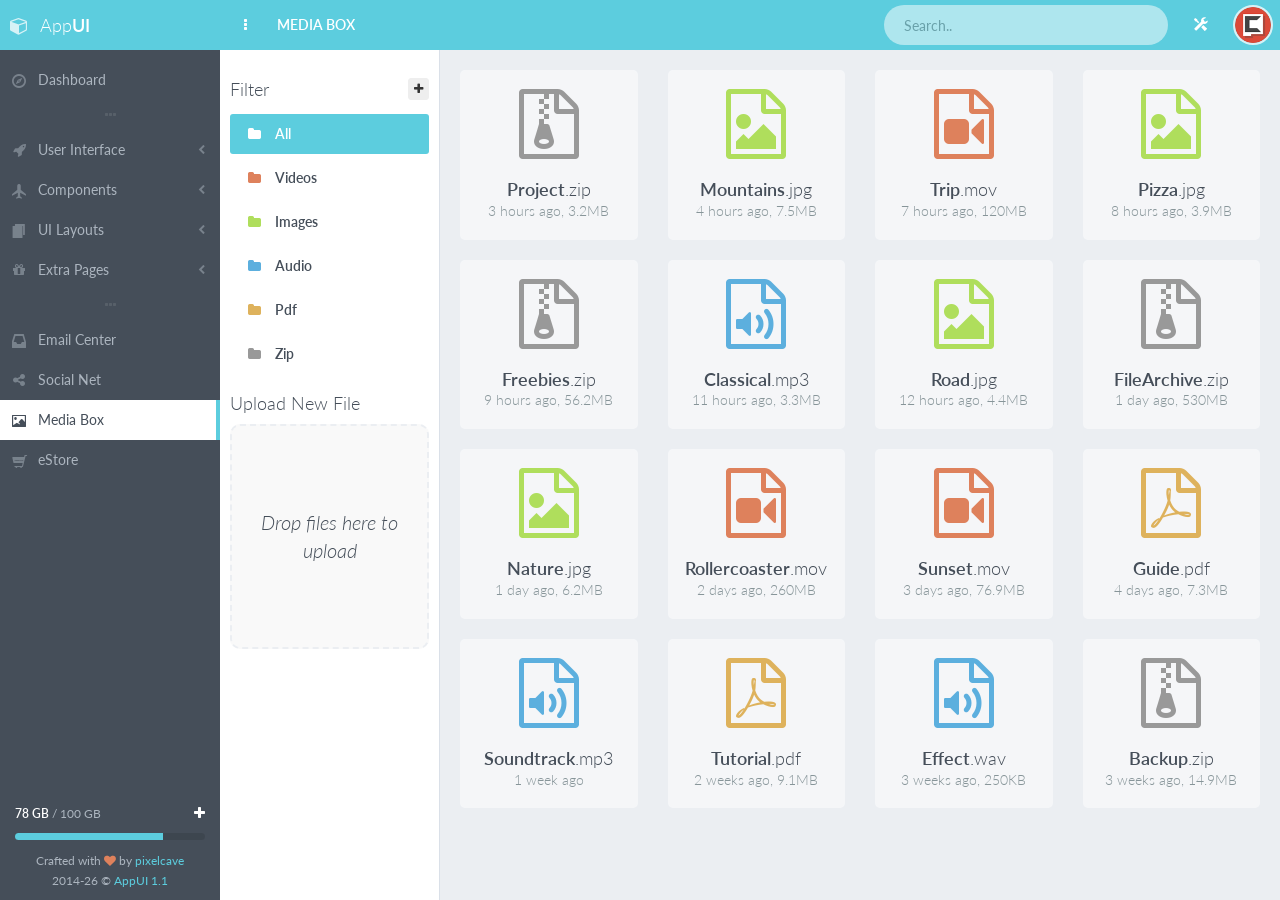
<file: FUHUA/02 - AppUI Backend Template (HTML)/page_app_media.html>
<!DOCTYPE html>
<!--[if IE 9]>         <html class="no-js lt-ie10"> <![endif]-->
<!--[if gt IE 9]><!--> <html class="no-js"> <!--<![endif]-->
    <head>
        <meta charset="utf-8">

        <title>AppUI - Bootstrap Admin Web App Template</title>

        <meta name="description" content="AppUI is a Bootstrap Admin Web App Template created by pixelcave and published on Themeforest">
        <meta name="author" content="pixelcave">
        <meta name="robots" content="noindex, nofollow">

        <meta name="viewport" content="width=device-width,initial-scale=1,maximum-scale=1.0">

        <!-- Icons -->
        <!-- The following icons can be replaced with your own, they are used by desktop and mobile browsers -->
        <link rel="shortcut icon" href="img/favicon.ico">
        <link rel="apple-touch-icon" href="img/icon57.png" sizes="57x57">
        <link rel="apple-touch-icon" href="img/icon72.png" sizes="72x72">
        <link rel="apple-touch-icon" href="img/icon76.png" sizes="76x76">
        <link rel="apple-touch-icon" href="img/icon114.png" sizes="114x114">
        <link rel="apple-touch-icon" href="img/icon120.png" sizes="120x120">
        <link rel="apple-touch-icon" href="img/icon144.png" sizes="144x144">
        <link rel="apple-touch-icon" href="img/icon152.png" sizes="152x152">
        <!-- END Icons -->

        <!-- Stylesheets -->
        <!-- Bootstrap is included in its original form, unaltered -->
        <link rel="stylesheet" href="css/bootstrap.min.css">

        <!-- Related styles of various icon packs and plugins -->
        <link rel="stylesheet" href="css/plugins.css">

        <!-- The main stylesheet of this template. All Bootstrap overwrites are defined in here -->
        <link rel="stylesheet" href="css/main.css">

        <!-- Include a specific file here from css/themes/ folder to alter the default theme of the template -->

        <!-- The themes stylesheet of this template (for using specific theme color in individual elements - must included last) -->
        <link rel="stylesheet" href="css/themes.css">
        <!-- END Stylesheets -->

        <!-- Modernizr (browser feature detection library) -->
        <script src="js/vendor/modernizr-2.8.3.min.js"></script>
    </head>
    <body>
        <!-- Page Wrapper -->
        <!-- In the PHP version you can set the following options from inc/config file -->
        <!--
            Available classes:

            'page-loading'      enables page preloader
        -->
        <div id="page-wrapper" class="page-loading">
            <!-- Preloader -->
            <!-- Preloader functionality (initialized in js/app.js) - pageLoading() -->
            <!-- Used only if page preloader enabled from inc/config (PHP version) or the class 'page-loading' is added in body element (HTML version) -->
            <div class="preloader">
                <div class="inner">
                    <!-- Animation spinner for all modern browsers -->
                    <div class="preloader-spinner themed-background hidden-lt-ie10"></div>

                    <!-- Text for IE9 -->
                    <h3 class="text-primary visible-lt-ie10"><strong>Loading..</strong></h3>
                </div>
            </div>
            <!-- END Preloader -->

            <!-- Page Container -->
            <!-- In the PHP version you can set the following options from inc/config file -->
            <!--
                Available #page-container classes:

                'sidebar-visible-lg-mini'                       main sidebar condensed - Mini Navigation (> 991px)
                'sidebar-visible-lg-full'                       main sidebar full - Full Navigation (> 991px)

                'sidebar-alt-visible-lg'                        alternative sidebar visible by default (> 991px) (You can add it along with another class)

                'header-fixed-top'                              has to be added only if the class 'navbar-fixed-top' was added on header.navbar
                'header-fixed-bottom'                           has to be added only if the class 'navbar-fixed-bottom' was added on header.navbar

                'fixed-width'                                   for a fixed width layout (can only be used with a static header/main sidebar layout)
            -->
            <div id="page-container" class="header-fixed-top sidebar-visible-lg-full">
                <!-- Alternative Sidebar -->
                <div id="sidebar-alt" tabindex="-1" aria-hidden="true">
                    <!-- Toggle Alternative Sidebar Button (visible only in static layout) -->
                    <a href="javascript:void(0)" id="sidebar-alt-close" onclick="App.sidebar('toggle-sidebar-alt');"><i class="fa fa-times"></i></a>

                    <!-- Wrapper for scrolling functionality -->
                    <div id="sidebar-scroll-alt">
                        <!-- Sidebar Content -->
                        <div class="sidebar-content">
                            <!-- Color Themes -->
                            <!-- Preview a theme on a page functionality can be found in js/app.js - colorThemePreview() -->
                            <div class="sidebar-section">
                                <h2 class="text-light">Colors</h2>
                                <ul class="sidebar-themes clearfix">
                                    <li>
                                        <a href="javascript:void(0)" class="themed-background-default" data-theme="default" data-theme-navbar="navbar-inverse"></a>
                                    </li>
                                    <li>
                                        <a href="javascript:void(0)" class="themed-background-social" data-theme="css/themes/social.css" data-theme-navbar="navbar-inverse"></a>
                                    </li>
                                    <li>
                                        <a href="javascript:void(0)" class="themed-background-flat" data-theme="css/themes/flat.css" data-theme-navbar="navbar-inverse"></a>
                                    </li>
                                    <li>
                                        <a href="javascript:void(0)" class="themed-background-amethyst" data-theme="css/themes/amethyst.css" data-theme-navbar="navbar-inverse"></a>
                                    </li>
                                    <li>
                                        <a href="javascript:void(0)" class="themed-background-creme" data-theme="css/themes/creme.css" data-theme-navbar="navbar-inverse"></a>
                                    </li>
                                    <li>
                                        <a href="javascript:void(0)" class="themed-background-passion" data-theme="css/themes/passion.css" data-theme-navbar="navbar-inverse"></a>
                                    </li>
                                    <li>
                                        <a href="javascript:void(0)" class="themed-background-default themed-navbar-light" data-theme="default" data-theme-navbar="navbar-default"></a>
                                    </li>
                                    <li>
                                        <a href="javascript:void(0)" class="themed-background-social themed-navbar-light" data-theme="css/themes/social.css" data-theme-navbar="navbar-default"></a>
                                    </li>
                                    <li>
                                        <a href="javascript:void(0)" class="themed-background-flat themed-navbar-light" data-theme="css/themes/flat.css" data-theme-navbar="navbar-default"></a>
                                    </li>
                                    <li>
                                        <a href="javascript:void(0)" class="themed-background-amethyst themed-navbar-light" data-theme="css/themes/amethyst.css" data-theme-navbar="navbar-default"></a>
                                    </li>
                                    <li>
                                        <a href="javascript:void(0)" class="themed-background-creme themed-navbar-light" data-theme="css/themes/creme.css" data-theme-navbar="navbar-default"></a>
                                    </li>
                                    <li>
                                        <a href="javascript:void(0)" class="themed-background-passion themed-navbar-light" data-theme="css/themes/passion.css" data-theme-navbar="navbar-default"></a>
                                    </li>
                                </ul>
                            </div>
                            <!-- END Color Themes -->

                            <!-- Profile -->
                            <div class="sidebar-section">
                                <h2 class="text-light">Profile</h2>
                                <form action="index.html" method="post" class="form-control-borderless" onsubmit="return false;">
                                    <div class="form-group">
                                        <label for="side-profile-name">Name</label>
                                        <input type="text" id="side-profile-name" name="side-profile-name" class="form-control" value="John Doe">
                                    </div>
                                    <div class="form-group">
                                        <label for="side-profile-email">Email</label>
                                        <input type="email" id="side-profile-email" name="side-profile-email" class="form-control" value="john.doe@example.com">
                                    </div>
                                    <div class="form-group">
                                        <label for="side-profile-password">New Password</label>
                                        <input type="password" id="side-profile-password" name="side-profile-password" class="form-control">
                                    </div>
                                    <div class="form-group">
                                        <label for="side-profile-password-confirm">Confirm New Password</label>
                                        <input type="password" id="side-profile-password-confirm" name="side-profile-password-confirm" class="form-control">
                                    </div>
                                    <div class="form-group remove-margin">
                                        <button type="submit" class="btn btn-effect-ripple btn-primary" onclick="App.sidebar('close-sidebar-alt');">Save</button>
                                    </div>
                                </form>
                            </div>
                            <!-- END Profile -->

                            <!-- Settings -->
                            <div class="sidebar-section">
                                <h2 class="text-light">Settings</h2>
                                <form action="index.html" method="post" class="form-horizontal form-control-borderless" onsubmit="return false;">
                                    <div class="form-group">
                                        <label class="col-xs-7 control-label-fixed">Notifications</label>
                                        <div class="col-xs-5">
                                            <label class="switch switch-success"><input type="checkbox" checked><span></span></label>
                                        </div>
                                    </div>
                                    <div class="form-group">
                                        <label class="col-xs-7 control-label-fixed">Public Profile</label>
                                        <div class="col-xs-5">
                                            <label class="switch switch-success"><input type="checkbox" checked><span></span></label>
                                        </div>
                                    </div>
                                    <div class="form-group">
                                        <label class="col-xs-7 control-label-fixed">Enable API</label>
                                        <div class="col-xs-5">
                                            <label class="switch switch-success"><input type="checkbox"><span></span></label>
                                        </div>
                                    </div>
                                    <div class="form-group remove-margin">
                                        <button type="submit" class="btn btn-effect-ripple btn-primary" onclick="App.sidebar('close-sidebar-alt');">Save</button>
                                    </div>
                                </form>
                            </div>
                            <!-- END Settings -->
                        </div>
                        <!-- END Sidebar Content -->
                    </div>
                    <!-- END Wrapper for scrolling functionality -->
                </div>
                <!-- END Alternative Sidebar -->

                <!-- Main Sidebar -->
                <div id="sidebar">
                    <!-- Sidebar Brand -->
                    <div id="sidebar-brand" class="themed-background">
                        <a href="index.html" class="sidebar-title">
                            <i class="fa fa-cube"></i> <span class="sidebar-nav-mini-hide">App<strong>UI</strong></span>
                        </a>
                    </div>
                    <!-- END Sidebar Brand -->

                    <!-- Wrapper for scrolling functionality -->
                    <div id="sidebar-scroll">
                        <!-- Sidebar Content -->
                        <div class="sidebar-content">
                            <!-- Sidebar Navigation -->
                            <ul class="sidebar-nav">
                                <li>
                                    <a href="index.html"><i class="gi gi-compass sidebar-nav-icon"></i><span class="sidebar-nav-mini-hide">Dashboard</span></a>
                                </li>
                                <li class="sidebar-separator">
                                    <i class="fa fa-ellipsis-h"></i>
                                </li>
                                <li>
                                    <a href="#" class="sidebar-nav-menu"><i class="fa fa-chevron-left sidebar-nav-indicator sidebar-nav-mini-hide"></i><i class="fa fa-rocket sidebar-nav-icon"></i><span class="sidebar-nav-mini-hide">User Interface</span></a>
                                    <ul>
                                        <li>
                                            <a href="page_ui_widgets.html">Widgets</a>
                                        </li>
                                        <li>
                                            <a href="#" class="sidebar-nav-submenu"><i class="fa fa-chevron-left sidebar-nav-indicator"></i>Elements</a>
                                            <ul>
                                                <li>
                                                    <a href="page_ui_blocks_grid.html">Blocks &amp; Grid</a>
                                                </li>
                                                <li>
                                                    <a href="page_ui_typography.html">Typography</a>
                                                </li>
                                                <li>
                                                    <a href="page_ui_buttons_dropdowns.html">Buttons &amp; Dropdowns</a>
                                                </li>
                                                <li>
                                                    <a href="page_ui_navigation_more.html">Navigation &amp; More</a>
                                                </li>
                                                <li>
                                                    <a href="page_ui_progress_loading.html">Progress &amp; Loading</a>
                                                </li>
                                                <li>
                                                    <a href="page_ui_tables.html">Tables</a>
                                                </li>
                                            </ul>
                                        </li>
                                        <li>
                                            <a href="#" class="sidebar-nav-submenu"><i class="fa fa-chevron-left sidebar-nav-indicator"></i>Forms</a>
                                            <ul>
                                                <li>
                                                    <a href="page_forms_components.html">Components</a>
                                                </li>
                                                <li>
                                                    <a href="page_forms_wizard.html">Wizard</a>
                                                </li>
                                                <li>
                                                    <a href="page_forms_validation.html">Validation</a>
                                                </li>
                                            </ul>
                                        </li>
                                        <li>
                                            <a href="#" class="sidebar-nav-submenu"><i class="fa fa-chevron-left sidebar-nav-indicator"></i>Icon Packs</a>
                                            <ul>
                                                <li>
                                                    <a href="page_ui_icons_fontawesome.html">Font Awesome</a>
                                                </li>
                                                <li>
                                                    <a href="page_ui_icons_glyphicons_pro.html">Glyphicons Pro</a>
                                                </li>
                                            </ul>
                                        </li>
                                    </ul>
                                </li>
                                <li>
                                    <a href="#" class="sidebar-nav-menu"><i class="fa fa-chevron-left sidebar-nav-indicator sidebar-nav-mini-hide"></i><i class="gi gi-airplane sidebar-nav-icon"></i><span class="sidebar-nav-mini-hide">Components</span></a>
                                    <ul>
                                        <li>
                                            <a href="page_comp_gallery.html">Gallery</a>
                                        </li>
                                        <li>
                                            <a href="page_comp_maps.html">Google Maps</a>
                                        </li>
                                        <li>
                                            <a href="page_comp_calendar.html">Calendar</a>
                                        </li>
                                        <li>
                                            <a href="page_comp_charts.html">Charts</a>
                                        </li>
                                        <li>
                                            <a href="page_comp_animations.html">CSS3 Animations</a>
                                        </li>
                                        <li>
                                            <a href="page_comp_nestable.html">Nestable &amp; Sortable Lists</a>
                                        </li>
                                    </ul>
                                </li>
                                <li>
                                    <a href="#" class="sidebar-nav-menu"><i class="fa fa-chevron-left sidebar-nav-indicator sidebar-nav-mini-hide"></i><i class="gi gi-more_items sidebar-nav-icon"></i><span class="sidebar-nav-mini-hide">UI Layouts</span></a>
                                    <ul>
                                        <li>
                                            <a href="page_layout_static.html">Static</a>
                                        </li>
                                        <li>
                                            <a href="page_layout_static_fixed_width.html">Static Fixed Width</a>
                                        </li>
                                        <li>
                                            <a href="page_layout_fixed_top.html">Top Header (Fixed)</a>
                                        </li>
                                        <li>
                                            <a href="page_layout_fixed_bottom.html">Bottom Header (Fixed)</a>
                                        </li>
                                        <li>
                                            <a href="page_layout_static_sidebar_mini.html">Sidebar Mini (Static)</a>
                                        </li>
                                        <li>
                                            <a href="page_layout_fixed_sidebar_mini.html">Sidebar Mini (Fixed)</a>
                                        </li>
                                        <li>
                                            <a href="page_layout_alternative_sidebar_visible.html">Visible Alternative Sidebar</a>
                                        </li>
                                    </ul>
                                </li>
                                <li>
                                    <a href="#" class="sidebar-nav-menu"><i class="fa fa-chevron-left sidebar-nav-indicator sidebar-nav-mini-hide"></i><i class="fa fa-gift sidebar-nav-icon"></i><span class="sidebar-nav-mini-hide">Extra Pages</span></a>
                                    <ul>
                                        <li>
                                            <a href="page_ready_error.html">Error Page</a>
                                        </li>
                                        <li>
                                            <a href="page_ready_blank.html">Blank</a>
                                        </li>
                                        <li>
                                            <a href="page_ready_article.html">Article</a>
                                        </li>
                                        <li>
                                            <a href="page_ready_timeline.html">Timeline</a>
                                        </li>
                                        <li>
                                            <a href="page_ready_invoice.html">Invoice</a>
                                        </li>
                                        <li>
                                            <a href="page_ready_search_results.html">Search Results</a>
                                        </li>
                                        <li>
                                            <a href="page_ready_pricing_tables.html">Pricing Tables</a>
                                        </li>
                                        <li>
                                            <a href="page_ready_faq.html">FAQ</a>
                                        </li>
                                        <li>
                                            <a href="#" class="sidebar-nav-submenu"><i class="fa fa-chevron-left sidebar-nav-indicator"></i>Login, Register &amp; Lock</a>
                                            <ul>
                                                <li>
                                                    <a href="page_ready_login.html">Login</a>
                                                </li>
                                                <li>
                                                    <a href="page_ready_reminder.html">Password Reminder</a>
                                                </li>
                                                <li>
                                                    <a href="page_ready_register.html">Register</a>
                                                </li>
                                                <li>
                                                    <a href="page_ready_lock_screen.html">Lock Screen</a>
                                                </li>
                                            </ul>
                                        </li>
                                    </ul>
                                </li>
                                <li class="sidebar-separator">
                                    <i class="fa fa-ellipsis-h"></i>
                                </li>
                                <li>
                                    <a href="page_app_email.html"><i class="gi gi-inbox sidebar-nav-icon"></i><span class="sidebar-nav-mini-hide">Email Center</span></a>
                                </li>
                                <li>
                                    <a href="page_app_social.html"><i class="fa fa-share-alt sidebar-nav-icon"></i><span class="sidebar-nav-mini-hide">Social Net</span></a>
                                </li>
                                <li>
                                    <a href="page_app_media.html" class=" active"><i class="gi gi-picture sidebar-nav-icon"></i><span class="sidebar-nav-mini-hide">Media Box</span></a>
                                </li>
                                <li>
                                    <a href="page_app_estore.html"><i class="gi gi-shopping_cart sidebar-nav-icon"></i><span class="sidebar-nav-mini-hide">eStore</span></a>
                                </li>
                            </ul>
                            <!-- END Sidebar Navigation -->
                        </div>
                        <!-- END Sidebar Content -->
                    </div>
                    <!-- END Wrapper for scrolling functionality -->

                    <!-- Sidebar Extra Info -->
                    <div id="sidebar-extra-info" class="sidebar-content sidebar-nav-mini-hide">
                        <div class="push-bit">
                            <span class="pull-right">
                                <a href="javascript:void(0)" class="text-light"><i class="fa fa-plus"></i></a>
                            </span>
                            <small><strong class="text-light">78 GB</strong> / 100 GB</small>
                        </div>
                        <div class="progress progress-mini push-bit">
                            <div class="progress-bar progress-bar-primary" role="progressbar" aria-valuenow="78" aria-valuemin="0" aria-valuemax="100" style="width: 78%"></div>
                        </div>
                        <div class="text-center">
                            <small>Crafted with <i class="fa fa-heart text-danger"></i> by <a href="http://goo.gl/vNS3I" target="_blank">pixelcave</a></small><br>
                            <small><span id="year-copy"></span> &copy; <a href="http://goo.gl/RcsdAh" target="_blank">AppUI 1.1</a></small>
                        </div>
                    </div>
                    <!-- END Sidebar Extra Info -->
                </div>
                <!-- END Main Sidebar -->

                <!-- Main Container -->
                <div id="main-container">
                    <!-- Header -->
                    <!-- In the PHP version you can set the following options from inc/config file -->
                    <!--
                        Available header.navbar classes:

                        'navbar-default'            for the default light header
                        'navbar-inverse'            for an alternative dark header

                        'navbar-fixed-top'          for a top fixed header (fixed main sidebar with scroll will be auto initialized, functionality can be found in js/app.js - handleSidebar())
                            'header-fixed-top'      has to be added on #page-container only if the class 'navbar-fixed-top' was added

                        'navbar-fixed-bottom'       for a bottom fixed header (fixed main sidebar with scroll will be auto initialized, functionality can be found in js/app.js - handleSidebar()))
                            'header-fixed-bottom'   has to be added on #page-container only if the class 'navbar-fixed-bottom' was added
                    -->
                    <header class="navbar navbar-inverse navbar-fixed-top">
                        <!-- Left Header Navigation -->
                        <ul class="nav navbar-nav-custom">
                            <!-- Main Sidebar Toggle Button -->
                            <li>
                                <a href="javascript:void(0)" onclick="App.sidebar('toggle-sidebar');">
                                    <i class="fa fa-ellipsis-v fa-fw animation-fadeInRight" id="sidebar-toggle-mini"></i>
                                    <i class="fa fa-bars fa-fw animation-fadeInRight" id="sidebar-toggle-full"></i>
                                </a>
                            </li>
                            <!-- END Main Sidebar Toggle Button -->

                            <!-- Header Link -->
                            <li class="hidden-xs animation-fadeInQuick">
                                <a href=""><strong>MEDIA BOX</strong></a>
                            </li>
                            <!-- END Header Link -->
                        </ul>
                        <!-- END Left Header Navigation -->

                        <!-- Right Header Navigation -->
                        <ul class="nav navbar-nav-custom pull-right">
                            <!-- Search Form -->
                            <li>
                                <form action="page_ready_search_results.html" method="post" class="navbar-form-custom" role="search">
                                    <input type="text" id="top-search" name="top-search" class="form-control" placeholder="Search..">
                                </form>
                            </li>
                            <!-- END Search Form -->

                            <!-- Alternative Sidebar Toggle Button -->
                            <li>
                                <a href="javascript:void(0)" onclick="App.sidebar('toggle-sidebar-alt');">
                                    <i class="gi gi-settings"></i>
                                </a>
                            </li>
                            <!-- END Alternative Sidebar Toggle Button -->

                            <!-- User Dropdown -->
                            <li class="dropdown">
                                <a href="javascript:void(0)" class="dropdown-toggle" data-toggle="dropdown">
                                    <img src="img/placeholders/avatars/avatar9.jpg" alt="avatar">
                                </a>
                                <ul class="dropdown-menu dropdown-menu-right">
                                    <li class="dropdown-header">
                                        <strong>ADMINISTRATOR</strong>
                                    </li>
                                    <li>
                                        <a href="page_app_email.html">
                                            <i class="fa fa-inbox fa-fw pull-right"></i>
                                            Inbox
                                        </a>
                                    </li>
                                    <li>
                                        <a href="page_app_social.html">
                                            <i class="fa fa-pencil-square fa-fw pull-right"></i>
                                            Profile
                                        </a>
                                    </li>
                                    <li>
                                        <a href="page_app_media.html">
                                            <i class="fa fa-picture-o fa-fw pull-right"></i>
                                            Media Manager
                                        </a>
                                    </li>
                                    <li class="divider"><li>
                                    <li>
                                        <a href="javascript:void(0)" onclick="App.sidebar('toggle-sidebar-alt');">
                                            <i class="gi gi-settings fa-fw pull-right"></i>
                                            Settings
                                        </a>
                                    </li>
                                    <li>
                                        <a href="page_ready_lock_screen.html">
                                            <i class="gi gi-lock fa-fw pull-right"></i>
                                            Lock Account
                                        </a>
                                    </li>
                                    <li>
                                        <a href="page_ready_login.html">
                                            <i class="fa fa-power-off fa-fw pull-right"></i>
                                            Log out
                                        </a>
                                    </li>
                                </ul>
                            </li>
                            <!-- END User Dropdown -->
                        </ul>
                        <!-- END Right Header Navigation -->
                    </header>
                    <!-- END Header -->

                    <!-- Page content -->
                    <!--
                        Available classes when #page-content-sidebar is used:

                        'inner-sidebar-left'      for a left inner sidebar
                        'inner-sidebar-right'     for a right inner sidebar
                    -->
                    <div id="page-content" class="inner-sidebar-left">
                        <!-- Inner Sidebar -->
                        <div id="page-content-sidebar">
                            <!-- Collapsible Options -->
                            <a href="javascript:void(0)" class="btn btn-block btn-default visible-xs" data-toggle="collapse" data-target="#media-options">Media Box</a>
                            <div id="media-options" class="collapse navbar-collapse remove-padding">
                                <!-- Filter -->
                                <div class="block-section">
                                    <h4 class="inner-sidebar-header">
                                        <a href="javascript:void(0)" class="btn btn-xs btn-default pull-right"><i class="fa fa-plus"></i></a>
                                        Filter
                                    </h4>
                                    <!-- Filter by Type links -->
                                    <!-- Custom files functionality is initialized in js/pages/appMedia.js -->
                                    <!-- Add the category value you want each link in .media-filter to filter out in its data-category attribute. Add the value 'all' to show all items -->
                                    <ul class="nav nav-pills nav-stacked nav-icons media-filter">
                                        <li class="active">
                                            <a href="javascript:void(0)" data-category="all">
                                                <i class="fa fa-fw fa-folder text-primary icon-push"></i> <strong>All</strong>
                                            </a>
                                        </li>
                                        <li>
                                            <a href="javascript:void(0)" data-category="video">
                                                <i class="fa fa-fw fa-folder text-danger icon-push"></i> <strong>Videos</strong>
                                            </a>
                                        </li>
                                        <li>
                                            <a href="javascript:void(0)" data-category="image">
                                                <i class="fa fa-fw fa-folder text-success icon-push"></i> <strong>Images</strong>
                                            </a>
                                        </li>
                                        <li>
                                            <a href="javascript:void(0)" data-category="audio">
                                                <i class="fa fa-fw fa-folder text-info icon-push"></i> <strong>Audio</strong>
                                            </a>
                                        </li>
                                        <li>
                                            <a href="javascript:void(0)" data-category="pdf">
                                                <i class="fa fa-fw fa-folder text-warning icon-push"></i> <strong>Pdf</strong>
                                            </a>
                                        </li>
                                        <li>
                                            <a href="javascript:void(0)" data-category="zip">
                                                <i class="fa fa-fw fa-folder text-muted icon-push"></i> <strong>Zip</strong>
                                            </a>
                                        </li>
                                    </ul>
                                    <!-- END Filter by Type links -->
                                </div>
                                <!-- END Filter -->

                                <!-- Upload New File -->
                                <div class="block-section">
                                    <h4 class="inner-sidebar-header">Upload New File</h4>
                                    <form action="page_app_media.html" class="dropzone"></form>
                                </div>
                                <!-- END Upload New File -->
                            </div>
                            <!-- END Collapsible Options -->
                        </div>
                        <!-- END Inner Sidebar -->

                        <!-- Media Box Content -->
                        <!-- Add the category value for each item in its data-category attribute (for the filter functionality to work) -->
                        <div class="row media-filter-items">
                            <div class="col-sm-4 col-lg-3">
                                <div class="media-items animation-fadeInQuick2" data-category="zip">
                                    <div class="media-items-options text-right">
                                        <a href="javascript:void(0)" class="btn btn-xs btn-success"><i class="fa fa-pencil"></i></a>
                                        <a href="javascript:void(0)" class="btn btn-xs btn-danger"><i class="fa fa-times"></i></a>
                                    </div>
                                    <div class="media-items-content">
                                        <i class="fa fa-file-archive-o fa-5x text-muted"></i>
                                    </div>
                                    <h4>
                                        <strong>Project</strong>.zip<br>
                                        <small>3 hours ago, 3.2MB</small>
                                    </h4>
                                </div>
                            </div>
                            <div class="col-sm-4 col-lg-3">
                                <div class="media-items animation-fadeInQuick2" data-category="image">
                                    <div class="media-items-options text-right">
                                        <a href="img/placeholders/photos/photo1.jpg" class="btn btn-xs btn-info" data-toggle="lightbox-image">View</a>
                                        <a href="javascript:void(0)" class="btn btn-xs btn-success"><i class="fa fa-pencil"></i></a>
                                        <a href="javascript:void(0)" class="btn btn-xs btn-danger"><i class="fa fa-times"></i></a>
                                    </div>
                                    <div class="media-items-content">
                                        <i class="fa fa-file-picture-o fa-5x text-success"></i>
                                    </div>
                                    <h4>
                                        <strong>Mountains</strong>.jpg<br>
                                        <small>4 hours ago, 7.5MB</small>
                                    </h4>
                                </div>
                            </div>
                            <div class="col-sm-4 col-lg-3">
                                <div class="media-items animation-fadeInQuick2" data-category="video">
                                    <div class="media-items-options text-right">
                                        <a href="javascript:void(0)" class="btn btn-xs btn-success"><i class="fa fa-pencil"></i></a>
                                        <a href="javascript:void(0)" class="btn btn-xs btn-danger"><i class="fa fa-times"></i></a>
                                    </div>
                                    <div class="media-items-content">
                                        <i class="fa fa-file-video-o fa-5x text-danger"></i>
                                    </div>
                                    <h4>
                                        <strong>Trip</strong>.mov<br>
                                        <small>7 hours ago, 120MB</small>
                                    </h4>
                                </div>
                            </div>
                            <div class="col-sm-4 col-lg-3">
                                <div class="media-items animation-fadeInQuick2" data-category="image">
                                    <div class="media-items-options text-right">
                                        <a href="img/placeholders/photos/photo2.jpg" class="btn btn-xs btn-info" data-toggle="lightbox-image">View</a>
                                        <a href="javascript:void(0)" class="btn btn-xs btn-success"><i class="fa fa-pencil"></i></a>
                                        <a href="javascript:void(0)" class="btn btn-xs btn-danger"><i class="fa fa-times"></i></a>
                                    </div>
                                    <div class="media-items-content">
                                        <i class="fa fa-file-picture-o fa-5x text-success"></i>
                                    </div>
                                    <h4>
                                        <strong>Pizza</strong>.jpg<br>
                                        <small>8 hours ago, 3.9MB</small>
                                    </h4>
                                </div>
                            </div>
                            <div class="col-sm-4 col-lg-3">
                                <div class="media-items animation-fadeInQuick2" data-category="zip">
                                    <div class="media-items-options text-right">
                                        <a href="javascript:void(0)" class="btn btn-xs btn-success"><i class="fa fa-pencil"></i></a>
                                        <a href="javascript:void(0)" class="btn btn-xs btn-danger"><i class="fa fa-times"></i></a>
                                    </div>
                                    <div class="media-items-content">
                                        <i class="fa fa-file-archive-o fa-5x text-muted"></i>
                                    </div>
                                    <h4>
                                        <strong>Freebies</strong>.zip<br>
                                        <small>9 hours ago, 56.2MB</small>
                                    </h4>
                                </div>
                            </div>
                            <div class="col-sm-4 col-lg-3">
                                <div class="media-items animation-fadeInQuick2" data-category="audio">
                                    <div class="media-items-options text-right">
                                        <a href="javascript:void(0)" class="btn btn-xs btn-success"><i class="fa fa-pencil"></i></a>
                                        <a href="javascript:void(0)" class="btn btn-xs btn-danger"><i class="fa fa-times"></i></a>
                                    </div>
                                    <div class="media-items-content">
                                        <i class="fa fa-file-audio-o fa-5x text-info"></i>
                                    </div>
                                    <h4>
                                        <strong>Classical</strong>.mp3<br>
                                        <small>11 hours ago, 3.3MB</small>
                                    </h4>
                                </div>
                            </div>
                            <div class="col-sm-4 col-lg-3">
                                <div class="media-items animation-fadeInQuick2" data-category="image">
                                    <div class="media-items-options text-right">
                                        <a href="img/placeholders/photos/photo7.jpg" class="btn btn-xs btn-info" data-toggle="lightbox-image">View</a>
                                        <a href="javascript:void(0)" class="btn btn-xs btn-success"><i class="fa fa-pencil"></i></a>
                                        <a href="javascript:void(0)" class="btn btn-xs btn-danger"><i class="fa fa-times"></i></a>
                                    </div>
                                    <div class="media-items-content">
                                        <i class="fa fa-file-picture-o fa-5x text-success"></i>
                                    </div>
                                    <h4>
                                        <strong>Road</strong>.jpg<br>
                                        <small>12 hours ago, 4.4MB</small>
                                    </h4>
                                </div>
                            </div>
                            <div class="col-sm-4 col-lg-3">
                                <div class="media-items animation-fadeInQuick2" data-category="zip">
                                    <div class="media-items-options text-right">
                                        <a href="javascript:void(0)" class="btn btn-xs btn-success"><i class="fa fa-pencil"></i></a>
                                        <a href="javascript:void(0)" class="btn btn-xs btn-danger"><i class="fa fa-times"></i></a>
                                    </div>
                                    <div class="media-items-content">
                                        <i class="fa fa-file-archive-o fa-5x text-muted"></i>
                                    </div>
                                    <h4>
                                        <strong>FileArchive</strong>.zip<br>
                                        <small>1 day ago, 530MB</small>
                                    </h4>
                                </div>
                            </div>
                            <div class="col-sm-4 col-lg-3">
                                <div class="media-items animation-fadeInQuick2" data-category="image">
                                    <div class="media-items-options text-right">
                                        <a href="img/placeholders/photos/photo3.jpg" class="btn btn-xs btn-info" data-toggle="lightbox-image">View</a>
                                        <a href="javascript:void(0)" class="btn btn-xs btn-success"><i class="fa fa-pencil"></i></a>
                                        <a href="javascript:void(0)" class="btn btn-xs btn-danger"><i class="fa fa-times"></i></a>
                                    </div>
                                    <div class="media-items-content">
                                        <i class="fa fa-file-picture-o fa-5x text-success"></i>
                                    </div>
                                    <h4>
                                        <strong>Nature</strong>.jpg<br>
                                        <small>1 day ago, 6.2MB</small>
                                    </h4>
                                </div>
                            </div>
                            <div class="col-sm-4 col-lg-3">
                                <div class="media-items animation-fadeInQuick2" data-category="video">
                                    <div class="media-items-options text-right">
                                        <a href="javascript:void(0)" class="btn btn-xs btn-success"><i class="fa fa-pencil"></i></a>
                                        <a href="javascript:void(0)" class="btn btn-xs btn-danger"><i class="fa fa-times"></i></a>
                                    </div>
                                    <div class="media-items-content">
                                        <i class="fa fa-file-video-o fa-5x text-danger"></i>
                                    </div>
                                    <h4>
                                        <strong>Rollercoaster</strong>.mov<br>
                                        <small>2 days ago, 260MB</small>
                                    </h4>
                                </div>
                            </div>
                            <div class="col-sm-4 col-lg-3">
                                <div class="media-items animation-fadeInQuick2" data-category="video">
                                    <div class="media-items-options text-right">
                                        <a href="javascript:void(0)" class="btn btn-xs btn-success"><i class="fa fa-pencil"></i></a>
                                        <a href="javascript:void(0)" class="btn btn-xs btn-danger"><i class="fa fa-times"></i></a>
                                    </div>
                                    <div class="media-items-content">
                                        <i class="fa fa-file-video-o fa-5x text-danger"></i>
                                    </div>
                                    <h4>
                                        <strong>Sunset</strong>.mov<br>
                                        <small>3 days ago, 76.9MB</small>
                                    </h4>
                                </div>
                            </div>
                            <div class="col-sm-4 col-lg-3">
                                <div class="media-items animation-fadeInQuick2" data-category="pdf">
                                    <div class="media-items-options text-right">
                                        <a href="javascript:void(0)" class="btn btn-xs btn-success"><i class="fa fa-pencil"></i></a>
                                        <a href="javascript:void(0)" class="btn btn-xs btn-danger"><i class="fa fa-times"></i></a>
                                    </div>
                                    <div class="media-items-content">
                                        <i class="fa fa-file-pdf-o fa-5x text-warning"></i>
                                    </div>
                                    <h4>
                                        <strong>Guide</strong>.pdf<br>
                                        <small>4 days ago, 7.3MB</small>
                                    </h4>
                                </div>
                            </div>
                            <div class="col-sm-4 col-lg-3">
                                <div class="media-items animation-fadeInQuick2" data-category="audio">
                                    <div class="media-items-options text-right">
                                        <a href="javascript:void(0)" class="btn btn-xs btn-success"><i class="fa fa-pencil"></i></a>
                                        <a href="javascript:void(0)" class="btn btn-xs btn-danger"><i class="fa fa-times"></i></a>
                                    </div>
                                    <div class="media-items-content">
                                        <i class="fa fa-file-audio-o fa-5x text-info"></i>
                                    </div>
                                    <h4>
                                        <strong>Soundtrack</strong>.mp3<br>
                                        <small>1 week ago</small>
                                    </h4>
                                </div>
                            </div>
                            <div class="col-sm-4 col-lg-3">
                                <div class="media-items animation-fadeInQuick2" data-category="pdf">
                                    <div class="media-items-options text-right">
                                        <a href="javascript:void(0)" class="btn btn-xs btn-success"><i class="fa fa-pencil"></i></a>
                                        <a href="javascript:void(0)" class="btn btn-xs btn-danger"><i class="fa fa-times"></i></a>
                                    </div>
                                    <div class="media-items-content">
                                        <i class="fa fa-file-pdf-o fa-5x text-warning"></i>
                                    </div>
                                    <h4>
                                        <strong>Tutorial</strong>.pdf<br>
                                        <small>2 weeks ago, 9.1MB</small>
                                    </h4>
                                </div>
                            </div>
                            <div class="col-sm-4 col-lg-3">
                                <div class="media-items animation-fadeInQuick2" data-category="audio">
                                    <div class="media-items-options text-right">
                                        <a href="javascript:void(0)" class="btn btn-xs btn-success"><i class="fa fa-pencil"></i></a>
                                        <a href="javascript:void(0)" class="btn btn-xs btn-danger"><i class="fa fa-times"></i></a>
                                    </div>
                                    <div class="media-items-content">
                                        <i class="fa fa-file-audio-o fa-5x text-info"></i>
                                    </div>
                                    <h4>
                                        <strong>Effect</strong>.wav<br>
                                        <small>3 weeks ago, 250KB</small>
                                    </h4>
                                </div>
                            </div>
                            <div class="col-sm-4 col-lg-3">
                                <div class="media-items animation-fadeInQuick2" data-category="zip">
                                    <div class="media-items-options text-right">
                                        <a href="javascript:void(0)" class="btn btn-xs btn-success"><i class="fa fa-pencil"></i></a>
                                        <a href="javascript:void(0)" class="btn btn-xs btn-danger"><i class="fa fa-times"></i></a>
                                    </div>
                                    <div class="media-items-content">
                                        <i class="fa fa-file-archive-o fa-5x text-muted"></i>
                                    </div>
                                    <h4>
                                        <strong>Backup</strong>.zip<br>
                                        <small>3 weeks ago, 14.9MB</small>
                                    </h4>
                                </div>
                            </div>
                        </div>
                        <!-- END Media Box Content -->
                    </div>
                    <!-- END Page Content -->
                </div>
                <!-- END Main Container -->
            </div>
            <!-- END Page Container -->
        </div>
        <!-- END Page Wrapper -->

        <!-- Include Jquery library from Google's CDN but if something goes wrong get Jquery from local file (Remove 'http:' if you have SSL) -->
        <script src="http://ajax.googleapis.com/ajax/libs/jquery/2.1.1/jquery.min.js"></script>
        <script>!window.jQuery && document.write(decodeURI('%3Cscript src="js/vendor/jquery-2.1.1.min.js"%3E%3C/script%3E'));</script>

        <!-- Bootstrap.js, Jquery plugins and Custom JS code -->
        <script src="js/vendor/bootstrap.min.js"></script>
        <script src="js/plugins.js"></script>
        <script src="js/app.js"></script>

        <!-- Load and execute javascript code used only in this page -->
        <script src="js/pages/appMedia.js"></script>
        <script>$(function(){ AppMedia.init(); });</script>
    </body>
</html>
</file>
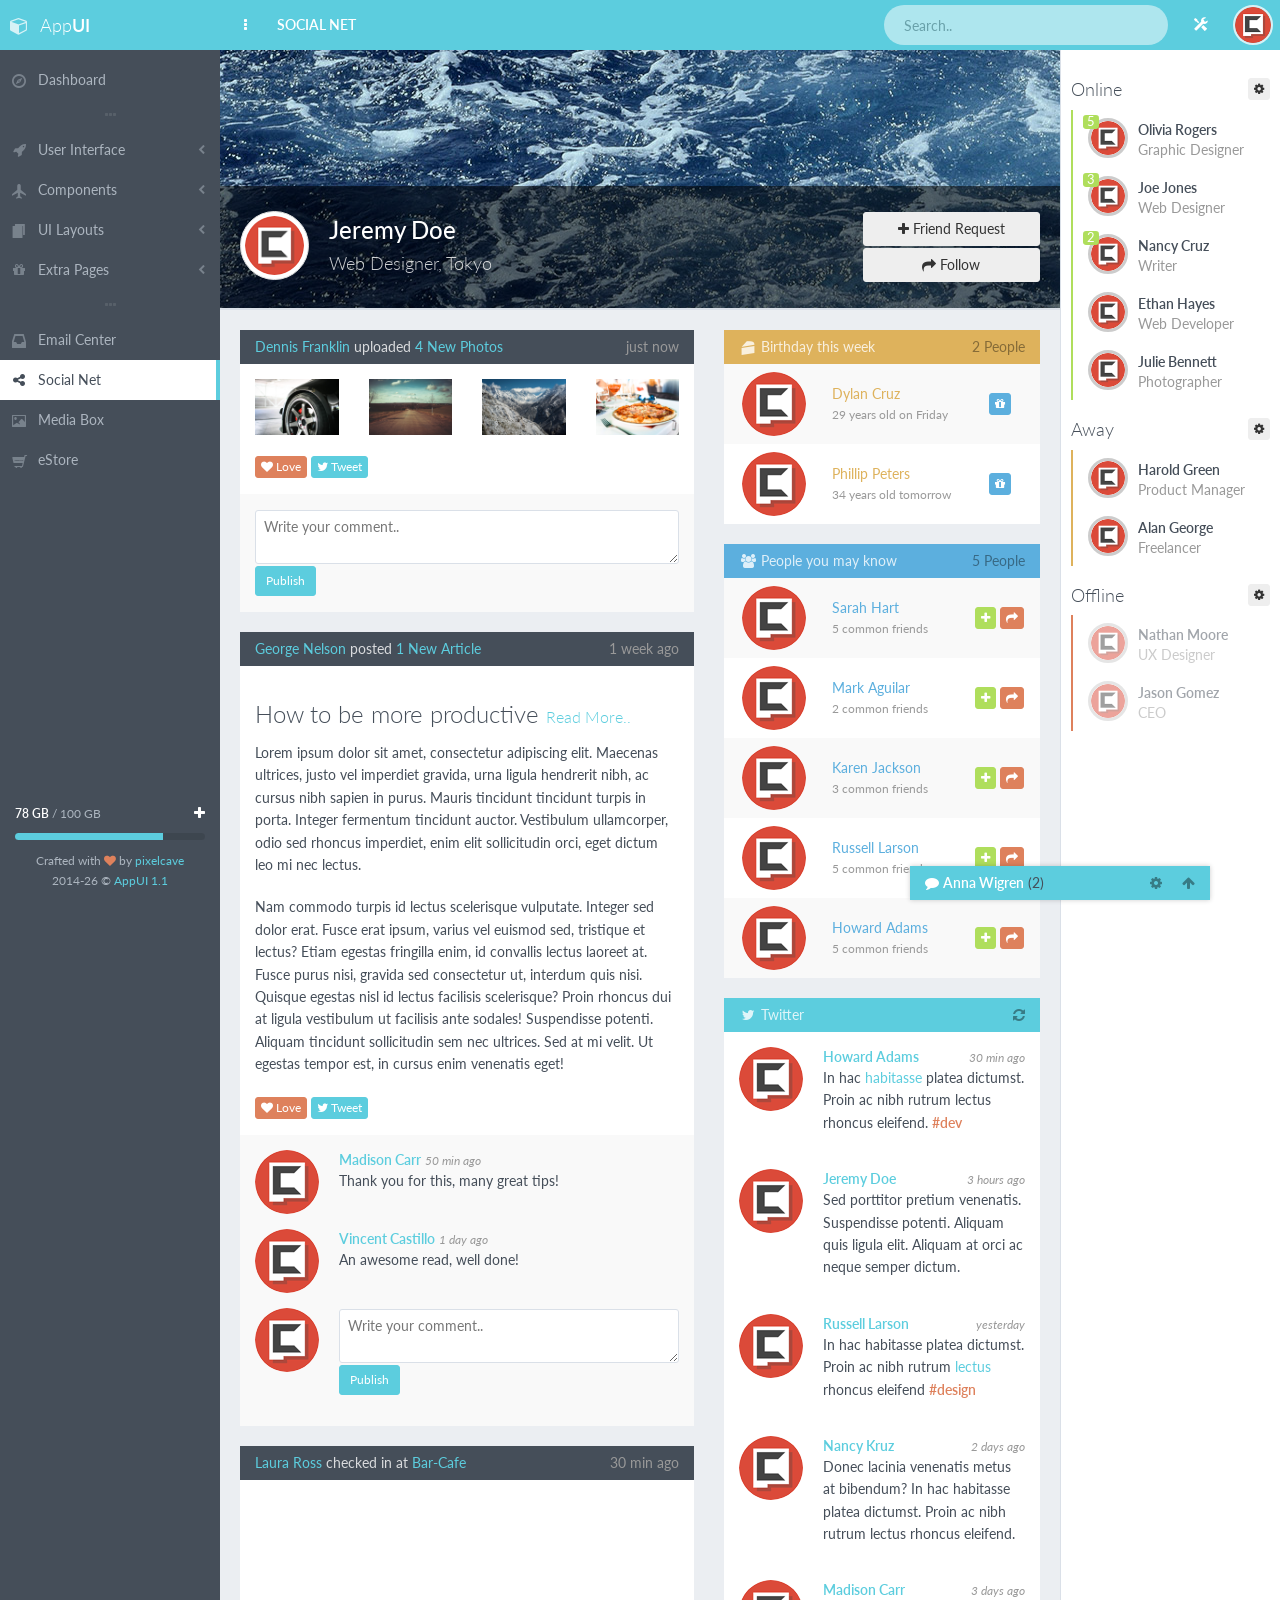
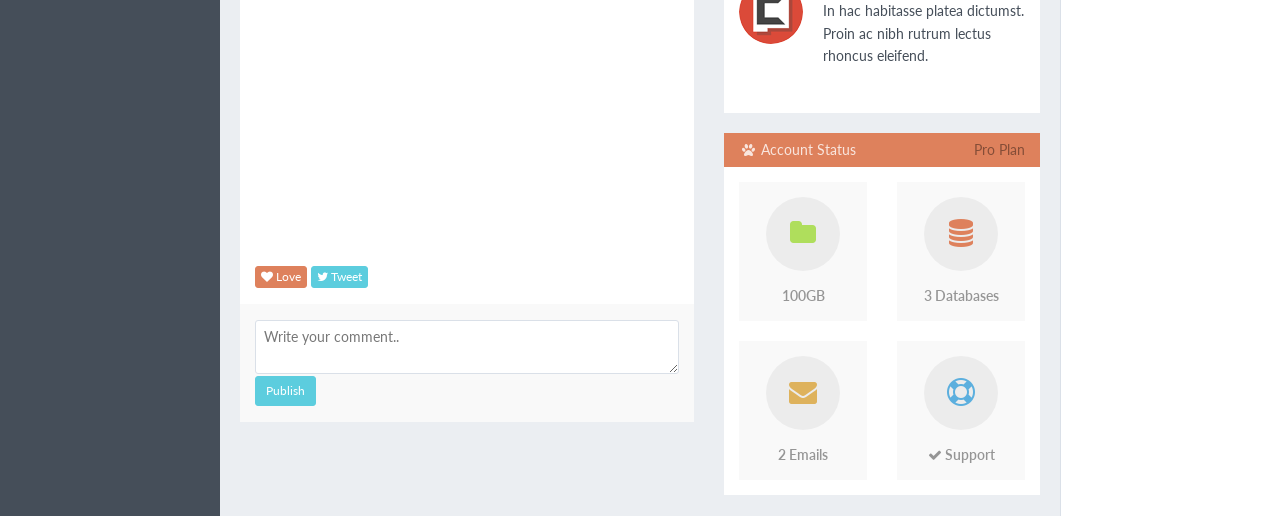
<file: FUHUA/02 - AppUI Backend Template (HTML)/page_app_social.html>
<!DOCTYPE html>
<!--[if IE 9]>         <html class="no-js lt-ie10"> <![endif]-->
<!--[if gt IE 9]><!--> <html class="no-js"> <!--<![endif]-->
    <head>
        <meta charset="utf-8">

        <title>AppUI - Bootstrap Admin Web App Template</title>

        <meta name="description" content="AppUI is a Bootstrap Admin Web App Template created by pixelcave and published on Themeforest">
        <meta name="author" content="pixelcave">
        <meta name="robots" content="noindex, nofollow">

        <meta name="viewport" content="width=device-width,initial-scale=1,maximum-scale=1.0">

        <!-- Icons -->
        <!-- The following icons can be replaced with your own, they are used by desktop and mobile browsers -->
        <link rel="shortcut icon" href="img/favicon.ico">
        <link rel="apple-touch-icon" href="img/icon57.png" sizes="57x57">
        <link rel="apple-touch-icon" href="img/icon72.png" sizes="72x72">
        <link rel="apple-touch-icon" href="img/icon76.png" sizes="76x76">
        <link rel="apple-touch-icon" href="img/icon114.png" sizes="114x114">
        <link rel="apple-touch-icon" href="img/icon120.png" sizes="120x120">
        <link rel="apple-touch-icon" href="img/icon144.png" sizes="144x144">
        <link rel="apple-touch-icon" href="img/icon152.png" sizes="152x152">
        <!-- END Icons -->

        <!-- Stylesheets -->
        <!-- Bootstrap is included in its original form, unaltered -->
        <link rel="stylesheet" href="css/bootstrap.min.css">

        <!-- Related styles of various icon packs and plugins -->
        <link rel="stylesheet" href="css/plugins.css">

        <!-- The main stylesheet of this template. All Bootstrap overwrites are defined in here -->
        <link rel="stylesheet" href="css/main.css">

        <!-- Include a specific file here from css/themes/ folder to alter the default theme of the template -->

        <!-- The themes stylesheet of this template (for using specific theme color in individual elements - must included last) -->
        <link rel="stylesheet" href="css/themes.css">
        <!-- END Stylesheets -->

        <!-- Modernizr (browser feature detection library) -->
        <script src="js/vendor/modernizr-2.8.3.min.js"></script>
    </head>
    <body>
        <!-- Page Wrapper -->
        <!-- In the PHP version you can set the following options from inc/config file -->
        <!--
            Available classes:

            'page-loading'      enables page preloader
        -->
        <div id="page-wrapper" class="page-loading">
            <!-- Preloader -->
            <!-- Preloader functionality (initialized in js/app.js) - pageLoading() -->
            <!-- Used only if page preloader enabled from inc/config (PHP version) or the class 'page-loading' is added in body element (HTML version) -->
            <div class="preloader">
                <div class="inner">
                    <!-- Animation spinner for all modern browsers -->
                    <div class="preloader-spinner themed-background hidden-lt-ie10"></div>

                    <!-- Text for IE9 -->
                    <h3 class="text-primary visible-lt-ie10"><strong>Loading..</strong></h3>
                </div>
            </div>
            <!-- END Preloader -->

            <!-- Page Container -->
            <!-- In the PHP version you can set the following options from inc/config file -->
            <!--
                Available #page-container classes:

                'sidebar-visible-lg-mini'                       main sidebar condensed - Mini Navigation (> 991px)
                'sidebar-visible-lg-full'                       main sidebar full - Full Navigation (> 991px)

                'sidebar-alt-visible-lg'                        alternative sidebar visible by default (> 991px) (You can add it along with another class)

                'header-fixed-top'                              has to be added only if the class 'navbar-fixed-top' was added on header.navbar
                'header-fixed-bottom'                           has to be added only if the class 'navbar-fixed-bottom' was added on header.navbar

                'fixed-width'                                   for a fixed width layout (can only be used with a static header/main sidebar layout)
            -->
            <div id="page-container" class="header-fixed-top sidebar-visible-lg-full">
                <!-- Alternative Sidebar -->
                <div id="sidebar-alt" tabindex="-1" aria-hidden="true">
                    <!-- Toggle Alternative Sidebar Button (visible only in static layout) -->
                    <a href="javascript:void(0)" id="sidebar-alt-close" onclick="App.sidebar('toggle-sidebar-alt');"><i class="fa fa-times"></i></a>

                    <!-- Wrapper for scrolling functionality -->
                    <div id="sidebar-scroll-alt">
                        <!-- Sidebar Content -->
                        <div class="sidebar-content">
                            <!-- Color Themes -->
                            <!-- Preview a theme on a page functionality can be found in js/app.js - colorThemePreview() -->
                            <div class="sidebar-section">
                                <h2 class="text-light">Colors</h2>
                                <ul class="sidebar-themes clearfix">
                                    <li>
                                        <a href="javascript:void(0)" class="themed-background-default" data-theme="default" data-theme-navbar="navbar-inverse"></a>
                                    </li>
                                    <li>
                                        <a href="javascript:void(0)" class="themed-background-social" data-theme="css/themes/social.css" data-theme-navbar="navbar-inverse"></a>
                                    </li>
                                    <li>
                                        <a href="javascript:void(0)" class="themed-background-flat" data-theme="css/themes/flat.css" data-theme-navbar="navbar-inverse"></a>
                                    </li>
                                    <li>
                                        <a href="javascript:void(0)" class="themed-background-amethyst" data-theme="css/themes/amethyst.css" data-theme-navbar="navbar-inverse"></a>
                                    </li>
                                    <li>
                                        <a href="javascript:void(0)" class="themed-background-creme" data-theme="css/themes/creme.css" data-theme-navbar="navbar-inverse"></a>
                                    </li>
                                    <li>
                                        <a href="javascript:void(0)" class="themed-background-passion" data-theme="css/themes/passion.css" data-theme-navbar="navbar-inverse"></a>
                                    </li>
                                    <li>
                                        <a href="javascript:void(0)" class="themed-background-default themed-navbar-light" data-theme="default" data-theme-navbar="navbar-default"></a>
                                    </li>
                                    <li>
                                        <a href="javascript:void(0)" class="themed-background-social themed-navbar-light" data-theme="css/themes/social.css" data-theme-navbar="navbar-default"></a>
                                    </li>
                                    <li>
                                        <a href="javascript:void(0)" class="themed-background-flat themed-navbar-light" data-theme="css/themes/flat.css" data-theme-navbar="navbar-default"></a>
                                    </li>
                                    <li>
                                        <a href="javascript:void(0)" class="themed-background-amethyst themed-navbar-light" data-theme="css/themes/amethyst.css" data-theme-navbar="navbar-default"></a>
                                    </li>
                                    <li>
                                        <a href="javascript:void(0)" class="themed-background-creme themed-navbar-light" data-theme="css/themes/creme.css" data-theme-navbar="navbar-default"></a>
                                    </li>
                                    <li>
                                        <a href="javascript:void(0)" class="themed-background-passion themed-navbar-light" data-theme="css/themes/passion.css" data-theme-navbar="navbar-default"></a>
                                    </li>
                                </ul>
                            </div>
                            <!-- END Color Themes -->

                            <!-- Profile -->
                            <div class="sidebar-section">
                                <h2 class="text-light">Profile</h2>
                                <form action="index.html" method="post" class="form-control-borderless" onsubmit="return false;">
                                    <div class="form-group">
                                        <label for="side-profile-name">Name</label>
                                        <input type="text" id="side-profile-name" name="side-profile-name" class="form-control" value="John Doe">
                                    </div>
                                    <div class="form-group">
                                        <label for="side-profile-email">Email</label>
                                        <input type="email" id="side-profile-email" name="side-profile-email" class="form-control" value="john.doe@example.com">
                                    </div>
                                    <div class="form-group">
                                        <label for="side-profile-password">New Password</label>
                                        <input type="password" id="side-profile-password" name="side-profile-password" class="form-control">
                                    </div>
                                    <div class="form-group">
                                        <label for="side-profile-password-confirm">Confirm New Password</label>
                                        <input type="password" id="side-profile-password-confirm" name="side-profile-password-confirm" class="form-control">
                                    </div>
                                    <div class="form-group remove-margin">
                                        <button type="submit" class="btn btn-effect-ripple btn-primary" onclick="App.sidebar('close-sidebar-alt');">Save</button>
                                    </div>
                                </form>
                            </div>
                            <!-- END Profile -->

                            <!-- Settings -->
                            <div class="sidebar-section">
                                <h2 class="text-light">Settings</h2>
                                <form action="index.html" method="post" class="form-horizontal form-control-borderless" onsubmit="return false;">
                                    <div class="form-group">
                                        <label class="col-xs-7 control-label-fixed">Notifications</label>
                                        <div class="col-xs-5">
                                            <label class="switch switch-success"><input type="checkbox" checked><span></span></label>
                                        </div>
                                    </div>
                                    <div class="form-group">
                                        <label class="col-xs-7 control-label-fixed">Public Profile</label>
                                        <div class="col-xs-5">
                                            <label class="switch switch-success"><input type="checkbox" checked><span></span></label>
                                        </div>
                                    </div>
                                    <div class="form-group">
                                        <label class="col-xs-7 control-label-fixed">Enable API</label>
                                        <div class="col-xs-5">
                                            <label class="switch switch-success"><input type="checkbox"><span></span></label>
                                        </div>
                                    </div>
                                    <div class="form-group remove-margin">
                                        <button type="submit" class="btn btn-effect-ripple btn-primary" onclick="App.sidebar('close-sidebar-alt');">Save</button>
                                    </div>
                                </form>
                            </div>
                            <!-- END Settings -->
                        </div>
                        <!-- END Sidebar Content -->
                    </div>
                    <!-- END Wrapper for scrolling functionality -->
                </div>
                <!-- END Alternative Sidebar -->

                <!-- Main Sidebar -->
                <div id="sidebar">
                    <!-- Sidebar Brand -->
                    <div id="sidebar-brand" class="themed-background">
                        <a href="index.html" class="sidebar-title">
                            <i class="fa fa-cube"></i> <span class="sidebar-nav-mini-hide">App<strong>UI</strong></span>
                        </a>
                    </div>
                    <!-- END Sidebar Brand -->

                    <!-- Wrapper for scrolling functionality -->
                    <div id="sidebar-scroll">
                        <!-- Sidebar Content -->
                        <div class="sidebar-content">
                            <!-- Sidebar Navigation -->
                            <ul class="sidebar-nav">
                                <li>
                                    <a href="index.html"><i class="gi gi-compass sidebar-nav-icon"></i><span class="sidebar-nav-mini-hide">Dashboard</span></a>
                                </li>
                                <li class="sidebar-separator">
                                    <i class="fa fa-ellipsis-h"></i>
                                </li>
                                <li>
                                    <a href="#" class="sidebar-nav-menu"><i class="fa fa-chevron-left sidebar-nav-indicator sidebar-nav-mini-hide"></i><i class="fa fa-rocket sidebar-nav-icon"></i><span class="sidebar-nav-mini-hide">User Interface</span></a>
                                    <ul>
                                        <li>
                                            <a href="page_ui_widgets.html">Widgets</a>
                                        </li>
                                        <li>
                                            <a href="#" class="sidebar-nav-submenu"><i class="fa fa-chevron-left sidebar-nav-indicator"></i>Elements</a>
                                            <ul>
                                                <li>
                                                    <a href="page_ui_blocks_grid.html">Blocks &amp; Grid</a>
                                                </li>
                                                <li>
                                                    <a href="page_ui_typography.html">Typography</a>
                                                </li>
                                                <li>
                                                    <a href="page_ui_buttons_dropdowns.html">Buttons &amp; Dropdowns</a>
                                                </li>
                                                <li>
                                                    <a href="page_ui_navigation_more.html">Navigation &amp; More</a>
                                                </li>
                                                <li>
                                                    <a href="page_ui_progress_loading.html">Progress &amp; Loading</a>
                                                </li>
                                                <li>
                                                    <a href="page_ui_tables.html">Tables</a>
                                                </li>
                                            </ul>
                                        </li>
                                        <li>
                                            <a href="#" class="sidebar-nav-submenu"><i class="fa fa-chevron-left sidebar-nav-indicator"></i>Forms</a>
                                            <ul>
                                                <li>
                                                    <a href="page_forms_components.html">Components</a>
                                                </li>
                                                <li>
                                                    <a href="page_forms_wizard.html">Wizard</a>
                                                </li>
                                                <li>
                                                    <a href="page_forms_validation.html">Validation</a>
                                                </li>
                                            </ul>
                                        </li>
                                        <li>
                                            <a href="#" class="sidebar-nav-submenu"><i class="fa fa-chevron-left sidebar-nav-indicator"></i>Icon Packs</a>
                                            <ul>
                                                <li>
                                                    <a href="page_ui_icons_fontawesome.html">Font Awesome</a>
                                                </li>
                                                <li>
                                                    <a href="page_ui_icons_glyphicons_pro.html">Glyphicons Pro</a>
                                                </li>
                                            </ul>
                                        </li>
                                    </ul>
                                </li>
                                <li>
                                    <a href="#" class="sidebar-nav-menu"><i class="fa fa-chevron-left sidebar-nav-indicator sidebar-nav-mini-hide"></i><i class="gi gi-airplane sidebar-nav-icon"></i><span class="sidebar-nav-mini-hide">Components</span></a>
                                    <ul>
                                        <li>
                                            <a href="page_comp_gallery.html">Gallery</a>
                                        </li>
                                        <li>
                                            <a href="page_comp_maps.html">Google Maps</a>
                                        </li>
                                        <li>
                                            <a href="page_comp_calendar.html">Calendar</a>
                                        </li>
                                        <li>
                                            <a href="page_comp_charts.html">Charts</a>
                                        </li>
                                        <li>
                                            <a href="page_comp_animations.html">CSS3 Animations</a>
                                        </li>
                                        <li>
                                            <a href="page_comp_nestable.html">Nestable &amp; Sortable Lists</a>
                                        </li>
                                    </ul>
                                </li>
                                <li>
                                    <a href="#" class="sidebar-nav-menu"><i class="fa fa-chevron-left sidebar-nav-indicator sidebar-nav-mini-hide"></i><i class="gi gi-more_items sidebar-nav-icon"></i><span class="sidebar-nav-mini-hide">UI Layouts</span></a>
                                    <ul>
                                        <li>
                                            <a href="page_layout_static.html">Static</a>
                                        </li>
                                        <li>
                                            <a href="page_layout_static_fixed_width.html">Static Fixed Width</a>
                                        </li>
                                        <li>
                                            <a href="page_layout_fixed_top.html">Top Header (Fixed)</a>
                                        </li>
                                        <li>
                                            <a href="page_layout_fixed_bottom.html">Bottom Header (Fixed)</a>
                                        </li>
                                        <li>
                                            <a href="page_layout_static_sidebar_mini.html">Sidebar Mini (Static)</a>
                                        </li>
                                        <li>
                                            <a href="page_layout_fixed_sidebar_mini.html">Sidebar Mini (Fixed)</a>
                                        </li>
                                        <li>
                                            <a href="page_layout_alternative_sidebar_visible.html">Visible Alternative Sidebar</a>
                                        </li>
                                    </ul>
                                </li>
                                <li>
                                    <a href="#" class="sidebar-nav-menu"><i class="fa fa-chevron-left sidebar-nav-indicator sidebar-nav-mini-hide"></i><i class="fa fa-gift sidebar-nav-icon"></i><span class="sidebar-nav-mini-hide">Extra Pages</span></a>
                                    <ul>
                                        <li>
                                            <a href="page_ready_error.html">Error Page</a>
                                        </li>
                                        <li>
                                            <a href="page_ready_blank.html">Blank</a>
                                        </li>
                                        <li>
                                            <a href="page_ready_article.html">Article</a>
                                        </li>
                                        <li>
                                            <a href="page_ready_timeline.html">Timeline</a>
                                        </li>
                                        <li>
                                            <a href="page_ready_invoice.html">Invoice</a>
                                        </li>
                                        <li>
                                            <a href="page_ready_search_results.html">Search Results</a>
                                        </li>
                                        <li>
                                            <a href="page_ready_pricing_tables.html">Pricing Tables</a>
                                        </li>
                                        <li>
                                            <a href="page_ready_faq.html">FAQ</a>
                                        </li>
                                        <li>
                                            <a href="#" class="sidebar-nav-submenu"><i class="fa fa-chevron-left sidebar-nav-indicator"></i>Login, Register &amp; Lock</a>
                                            <ul>
                                                <li>
                                                    <a href="page_ready_login.html">Login</a>
                                                </li>
                                                <li>
                                                    <a href="page_ready_reminder.html">Password Reminder</a>
                                                </li>
                                                <li>
                                                    <a href="page_ready_register.html">Register</a>
                                                </li>
                                                <li>
                                                    <a href="page_ready_lock_screen.html">Lock Screen</a>
                                                </li>
                                            </ul>
                                        </li>
                                    </ul>
                                </li>
                                <li class="sidebar-separator">
                                    <i class="fa fa-ellipsis-h"></i>
                                </li>
                                <li>
                                    <a href="page_app_email.html"><i class="gi gi-inbox sidebar-nav-icon"></i><span class="sidebar-nav-mini-hide">Email Center</span></a>
                                </li>
                                <li>
                                    <a href="page_app_social.html" class=" active"><i class="fa fa-share-alt sidebar-nav-icon"></i><span class="sidebar-nav-mini-hide">Social Net</span></a>
                                </li>
                                <li>
                                    <a href="page_app_media.html"><i class="gi gi-picture sidebar-nav-icon"></i><span class="sidebar-nav-mini-hide">Media Box</span></a>
                                </li>
                                <li>
                                    <a href="page_app_estore.html"><i class="gi gi-shopping_cart sidebar-nav-icon"></i><span class="sidebar-nav-mini-hide">eStore</span></a>
                                </li>
                            </ul>
                            <!-- END Sidebar Navigation -->
                        </div>
                        <!-- END Sidebar Content -->
                    </div>
                    <!-- END Wrapper for scrolling functionality -->

                    <!-- Sidebar Extra Info -->
                    <div id="sidebar-extra-info" class="sidebar-content sidebar-nav-mini-hide">
                        <div class="push-bit">
                            <span class="pull-right">
                                <a href="javascript:void(0)" class="text-light"><i class="fa fa-plus"></i></a>
                            </span>
                            <small><strong class="text-light">78 GB</strong> / 100 GB</small>
                        </div>
                        <div class="progress progress-mini push-bit">
                            <div class="progress-bar progress-bar-primary" role="progressbar" aria-valuenow="78" aria-valuemin="0" aria-valuemax="100" style="width: 78%"></div>
                        </div>
                        <div class="text-center">
                            <small>Crafted with <i class="fa fa-heart text-danger"></i> by <a href="http://goo.gl/vNS3I" target="_blank">pixelcave</a></small><br>
                            <small><span id="year-copy"></span> &copy; <a href="http://goo.gl/RcsdAh" target="_blank">AppUI 1.1</a></small>
                        </div>
                    </div>
                    <!-- END Sidebar Extra Info -->
                </div>
                <!-- END Main Sidebar -->

                <!-- Main Container -->
                <div id="main-container">
                    <!-- Header -->
                    <!-- In the PHP version you can set the following options from inc/config file -->
                    <!--
                        Available header.navbar classes:

                        'navbar-default'            for the default light header
                        'navbar-inverse'            for an alternative dark header

                        'navbar-fixed-top'          for a top fixed header (fixed main sidebar with scroll will be auto initialized, functionality can be found in js/app.js - handleSidebar())
                            'header-fixed-top'      has to be added on #page-container only if the class 'navbar-fixed-top' was added

                        'navbar-fixed-bottom'       for a bottom fixed header (fixed main sidebar with scroll will be auto initialized, functionality can be found in js/app.js - handleSidebar()))
                            'header-fixed-bottom'   has to be added on #page-container only if the class 'navbar-fixed-bottom' was added
                    -->
                    <header class="navbar navbar-inverse navbar-fixed-top">
                        <!-- Left Header Navigation -->
                        <ul class="nav navbar-nav-custom">
                            <!-- Main Sidebar Toggle Button -->
                            <li>
                                <a href="javascript:void(0)" onclick="App.sidebar('toggle-sidebar');">
                                    <i class="fa fa-ellipsis-v fa-fw animation-fadeInRight" id="sidebar-toggle-mini"></i>
                                    <i class="fa fa-bars fa-fw animation-fadeInRight" id="sidebar-toggle-full"></i>
                                </a>
                            </li>
                            <!-- END Main Sidebar Toggle Button -->

                            <!-- Header Link -->
                            <li class="hidden-xs animation-fadeInQuick">
                                <a href=""><strong>SOCIAL NET</strong></a>
                            </li>
                            <!-- END Header Link -->
                        </ul>
                        <!-- END Left Header Navigation -->

                        <!-- Right Header Navigation -->
                        <ul class="nav navbar-nav-custom pull-right">
                            <!-- Search Form -->
                            <li>
                                <form action="page_ready_search_results.html" method="post" class="navbar-form-custom" role="search">
                                    <input type="text" id="top-search" name="top-search" class="form-control" placeholder="Search..">
                                </form>
                            </li>
                            <!-- END Search Form -->

                            <!-- Alternative Sidebar Toggle Button -->
                            <li>
                                <a href="javascript:void(0)" onclick="App.sidebar('toggle-sidebar-alt');">
                                    <i class="gi gi-settings"></i>
                                </a>
                            </li>
                            <!-- END Alternative Sidebar Toggle Button -->

                            <!-- User Dropdown -->
                            <li class="dropdown">
                                <a href="javascript:void(0)" class="dropdown-toggle" data-toggle="dropdown">
                                    <img src="img/placeholders/avatars/avatar9.jpg" alt="avatar">
                                </a>
                                <ul class="dropdown-menu dropdown-menu-right">
                                    <li class="dropdown-header">
                                        <strong>ADMINISTRATOR</strong>
                                    </li>
                                    <li>
                                        <a href="page_app_email.html">
                                            <i class="fa fa-inbox fa-fw pull-right"></i>
                                            Inbox
                                        </a>
                                    </li>
                                    <li>
                                        <a href="page_app_social.html">
                                            <i class="fa fa-pencil-square fa-fw pull-right"></i>
                                            Profile
                                        </a>
                                    </li>
                                    <li>
                                        <a href="page_app_media.html">
                                            <i class="fa fa-picture-o fa-fw pull-right"></i>
                                            Media Manager
                                        </a>
                                    </li>
                                    <li class="divider"><li>
                                    <li>
                                        <a href="javascript:void(0)" onclick="App.sidebar('toggle-sidebar-alt');">
                                            <i class="gi gi-settings fa-fw pull-right"></i>
                                            Settings
                                        </a>
                                    </li>
                                    <li>
                                        <a href="page_ready_lock_screen.html">
                                            <i class="gi gi-lock fa-fw pull-right"></i>
                                            Lock Account
                                        </a>
                                    </li>
                                    <li>
                                        <a href="page_ready_login.html">
                                            <i class="fa fa-power-off fa-fw pull-right"></i>
                                            Log out
                                        </a>
                                    </li>
                                </ul>
                            </li>
                            <!-- END User Dropdown -->
                        </ul>
                        <!-- END Right Header Navigation -->
                    </header>
                    <!-- END Header -->

                    <!-- Page content -->
                    <!--
                        Available classes when #page-content-sidebar is used:

                        'inner-sidebar-left'      for a left inner sidebar
                        'inner-sidebar-right'     for a right inner sidebar
                    -->
                    <div id="page-content" class="inner-sidebar-right">
                        <!-- Inner Sidebar -->
                        <div id="page-content-sidebar">
                            <!-- Collapsible People List -->
                            <a href="javascript:void(0)" class="btn btn-block btn-effect-ripple btn-primary visible-xs" data-toggle="collapse" data-target="#people-nav">People</a>
                            <div id="people-nav" class="collapse navbar-collapse remove-padding">
                                <div class="block-section">
                                    <h4 class="inner-sidebar-header">
                                        <a href="javascript:void(0)" class="btn btn-effect-ripple btn-xs btn-default pull-right"><i class="fa fa-cog"></i></a>
                                        Online
                                    </h4>
                                    <ul class="nav-users nav-users-online">
                                        <li>
                                            <a href="javascript:void(0)">
                                                <img src="img/placeholders/avatars/avatar6.jpg" alt="image" class="nav-users-avatar">
                                                <span class="label label-success nav-users-indicator">5</span>
                                                <span class="nav-users-heading">Olivia Rogers</span>
                                                <span class="text-muted">Graphic Designer</span>
                                            </a>
                                        </li>
                                        <li>
                                            <a href="javascript:void(0)">
                                                <img src="img/placeholders/avatars/avatar5.jpg" alt="image" class="nav-users-avatar">
                                                <span class="label label-success nav-users-indicator">3</span>
                                                <span class="nav-users-heading">Joe Jones</span>
                                                <span class="text-muted">Web Designer</span>
                                            </a>
                                        </li>
                                        <li>
                                            <a href="javascript:void(0)">
                                                <img src="img/placeholders/avatars/avatar12.jpg" alt="image" class="nav-users-avatar">
                                                <span class="label label-success nav-users-indicator">2</span>
                                                <span class="nav-users-heading">Nancy Cruz</span>
                                                <span class="text-muted">Writer</span>
                                            </a>
                                        </li>
                                        <li>
                                            <a href="javascript:void(0)">
                                                <img src="img/placeholders/avatars/avatar4.jpg" alt="image" class="nav-users-avatar">
                                                <span class="nav-users-heading">Ethan Hayes</span>
                                                <span class="text-muted">Web Developer</span>
                                            </a>
                                        </li>
                                        <li>
                                            <a href="javascript:void(0)">
                                                <img src="img/placeholders/avatars/avatar10.jpg" alt="image" class="nav-users-avatar">
                                                <span class="nav-users-heading">Julie Bennett</span>
                                                <span class="text-muted">Photographer</span>
                                            </a>
                                        </li>
                                    </ul>
                                </div>
                                <div class="block-section">
                                    <h4 class="inner-sidebar-header">
                                        <a href="javascript:void(0)" class="btn btn-effect-ripple btn-xs btn-default pull-right"><i class="fa fa-cog"></i></a>
                                        Away
                                    </h4>
                                    <ul class="nav-users nav-users-away">
                                        <li>
                                            <a href="javascript:void(0)">
                                                <img src="img/placeholders/avatars/avatar14.jpg" alt="image" class="nav-users-avatar">
                                                <span class="nav-users-heading">Harold Green</span>
                                                <span class="text-muted">Product Manager</span>
                                            </a>
                                        </li>
                                        <li>
                                            <a href="javascript:void(0)">
                                                <img src="img/placeholders/avatars/avatar15.jpg" alt="image" class="nav-users-avatar">
                                                <span class="nav-users-heading">Alan George</span>
                                                <span class="text-muted">Freelancer</span>
                                            </a>
                                        </li>
                                    </ul>
                                </div>
                                <div class="block-section">
                                    <h4 class="inner-sidebar-header">
                                        <a href="javascript:void(0)" class="btn btn-effect-ripple btn-xs btn-default pull-right"><i class="fa fa-cog"></i></a>
                                        Offline
                                    </h4>
                                    <ul class="nav-users nav-users-offline">
                                        <li>
                                            <a href="javascript:void(0)">
                                                <img src="img/placeholders/avatars/avatar7.jpg" alt="image" class="nav-users-avatar">
                                                <span class="nav-users-heading">Nathan Moore</span>
                                                <span class="text-muted">UX Designer</span>
                                            </a>
                                        </li>
                                        <li>
                                            <a href="javascript:void(0)">
                                                <img src="img/placeholders/avatars/avatar16.jpg" alt="image" class="nav-users-avatar">
                                                <span class="nav-users-heading">Jason Gomez</span>
                                                <span class="text-muted">CEO</span>
                                            </a>
                                        </li>
                                    </ul>
                                </div>
                            </div>
                            <!-- END Collapsible People List -->
                        </div>
                        <!-- END Inner Sidebar -->

                        <!-- Social Net Header -->
                        <!-- For an image header add the class 'content-header-media' and an image as in the following example -->
                        <div class="content-header content-header-media">
                            <div class="header-section">
                                <div class="row">
                                    <div class="col-sm-7 col-md-8 col-lg-9 content-float-hor push-bit-top-bottom clearfix">
                                        <img src="img/placeholders/avatars/avatar9.jpg" alt="User Image" class="img-circle img-thumbnail img-thumbnail-avatar pull-left">
                                        <h1>Jeremy Doe</h1>
                                        <h2 class="text-light-op"> Web Designer, Tokyo</h2>
                                    </div>
                                    <div class="col-sm-5 col-md-4 col-lg-3 text-right push-bit-top-bottom">
                                        <div class="row">
                                            <div class="col-xs-6 col-sm-12">
                                                <a href="javascript:void(0)" class="btn btn-block btn-effect-ripple btn-default"><i class="fa fa-plus"></i> Friend Request</a>
                                            </div>
                                            <div class="col-xs-6 col-sm-12">
                                                <a href="javascript:void(0)" class="btn btn-block btn-effect-ripple btn-default"><i class="fa fa-share"></i> Follow</a>
                                            </div>
                                        </div>
                                    </div>
                                </div>
                            </div>
                            <!-- For best results use an image with a resolution of 2560x260 pixels (you could use a blurred image for smaller file size) -->
                            <img src="img/placeholders/layout/socialnet_header.jpg" alt="Header Image" class="animation-pulseSlow">
                        </div>
                        <!-- END Social Net Header -->

                        <!-- Chat Widget -->
                        <!-- You can remove .chatui-window & .chatui-window-close class for a static chat widget -->
                        <div class="widget chatui chatui-window chatui-window-close">
                            <div class="widget-content widget-content-mini themed-background">
                                <a href="javascript:void(0)" class="chatui-action-open text-dark-op pull-right"><i class="fa fa-arrow-up"></i></a>
                                <a href="javascript:void(0)" class="chatui-action-close text-dark-op pull-right"><i class="fa fa-times"></i></a>
                                <a href="javascript:void(0)" class="text-dark-op pull-right"><i class="fa fa-cog"></i></a>
                                <i class="fa fa-comment text-light"></i> <a href="javascript:void(0)" class="text-light"><strong>Anna Wigren</strong></a> (2)
                            </div>
                            <div class="widget-content widget-content-mini chatui-talk">
                                <ul>
                                    <li class="text-center"><small>2 min ago</small></li>
                                    <li class="chatui-talk-msg animation-expandUp">
                                        <img src="img/placeholders/avatars/avatar13.jpg" alt="Avatar" class="img-circle chatui-talk-msg-avatar"> Hey admin?
                                    </li>
                                    <li class="chatui-talk-msg animation-expandUp">
                                        <img src="img/placeholders/avatars/avatar13.jpg" alt="Avatar" class="img-circle chatui-talk-msg-avatar"> How are you?
                                    </li>
                                    <li class="text-center"><small>just now</small></li>
                                    <li class="chatui-talk-msg chatui-talk-msg-right animation-expandUp">
                                        <img src="img/placeholders/avatars/avatar9.jpg" alt="Avatar" class="img-circle chatui-talk-msg-avatar"> I'm fine, thanks! And you?
                                    </li>
                                </ul>
                            </div>
                            <div class="widget-content widget-content-full chatui-form">
                                <form action="page_app_social.html" method="post" class="remove-margin">
                                    <input type="text" id="chat-message" name="chat-message" class="form-control" placeholder="Type a message and hit enter..">
                                </form>
                            </div>
                        </div>
                        <!-- END Chat Widget -->

                        <!-- Social Net Content -->
                        <div class="row">
                            <!-- Latest News -->
                            <div class="col-lg-7">
                                <!-- New Photos -->
                                <div class="widget">
                                    <div class="widget-content widget-content-mini themed-background-dark text-light-op">
                                        <span class="pull-right text-muted">just now</span>
                                        <a href="javascript:void(0)">Dennis Franklin</a> uploaded <a href="javascript:void(0)">4 New Photos</a>
                                    </div>
                                    <div class="widget-content">
                                        <div class="row">
                                            <div class="col-md-3 push-bit">
                                                <a href="img/placeholders/photos/photo5.jpg" data-toggle="lightbox-image" title="Image Info">
                                                    <img src="img/placeholders/photos/photo5.jpg" alt="Image">
                                                </a>
                                            </div>
                                            <div class="col-md-3 push-bit">
                                                <a href="img/placeholders/photos/photo7.jpg" data-toggle="lightbox-image" title="Image Info">
                                                    <img src="img/placeholders/photos/photo7.jpg" alt="Image">
                                                </a>
                                            </div>
                                            <div class="col-md-3 push-bit">
                                                <a href="img/placeholders/photos/photo1.jpg" data-toggle="lightbox-image" title="Image Info">
                                                    <img src="img/placeholders/photos/photo1.jpg" alt="Image">
                                                </a>
                                            </div>
                                            <div class="col-md-3 push-bit">
                                                <a href="img/placeholders/photos/photo2.jpg" data-toggle="lightbox-image" title="Image Info">
                                                    <img src="img/placeholders/photos/photo2.jpg" alt="Image">
                                                </a>
                                            </div>
                                        </div>
                                        <div class="push-bit-top">
                                            <a href="javascript:void(0)" class="btn btn-effect-ripple btn-xs btn-danger"><i class="fa fa-heart"></i> Love</a>
                                            <a href="javascript:void(0)" class="btn btn-effect-ripple btn-xs btn-primary"><i class="fa fa-twitter"></i> Tweet</a>
                                        </div>
                                    </div>
                                    <div class="widget-content themed-background-muted">
                                        <form action="page_app_social.html" method="post" onsubmit="return false;">
                                            <textarea class="form-control" rows="2" placeholder="Write your comment.."></textarea>
                                            <button type="submit" class="btn btn-effect-ripple btn-sm btn-primary">Publish</button>
                                        </form>
                                    </div>
                                </div>
                                <!-- END New Photos -->

                                <!-- Story -->
                                <div class="widget">
                                    <div class="widget-content widget-content-mini themed-background-dark text-light-op">
                                        <span class="pull-right text-muted">1 week ago</span>
                                        <a href="javascript:void(0)">George Nelson</a> posted <a href="javascript:void(0)">1 New Article</a>
                                    </div>
                                    <div class="widget-content">
                                        <h3>How to be more productive <small><a href="javascript:void(0)">Read More..</a></small></h3>
                                        <p>Lorem ipsum dolor sit amet, consectetur adipiscing elit. Maecenas ultrices, justo vel imperdiet gravida, urna ligula hendrerit nibh, ac cursus nibh sapien in purus. Mauris tincidunt tincidunt turpis in porta. Integer fermentum tincidunt auctor. Vestibulum ullamcorper, odio sed rhoncus imperdiet, enim elit sollicitudin orci, eget dictum leo mi nec lectus.</p>
                                        <p>Nam commodo turpis id lectus scelerisque vulputate. Integer sed dolor erat. Fusce erat ipsum, varius vel euismod sed, tristique et lectus? Etiam egestas fringilla enim, id convallis lectus laoreet at. Fusce purus nisi, gravida sed consectetur ut, interdum quis nisi. Quisque egestas nisl id lectus facilisis scelerisque? Proin rhoncus dui at ligula vestibulum ut facilisis ante sodales! Suspendisse potenti. Aliquam tincidunt sollicitudin sem nec ultrices. Sed at mi velit. Ut egestas tempor est, in cursus enim venenatis eget!</p>
                                        <div class="push-bit-top">
                                            <a href="javascript:void(0)" class="btn btn-effect-ripple btn-xs btn-danger"><i class="fa fa-heart"></i> Love</a>
                                            <a href="javascript:void(0)" class="btn btn-effect-ripple btn-xs btn-primary"><i class="fa fa-twitter"></i> Tweet</a>
                                        </div>
                                    </div>
                                    <div class="widget-content themed-background-muted">
                                        <ul class="media-list push">
                                            <li class="media">
                                                <a href="javascript:void(0)" class="pull-left">
                                                    <img src="img/placeholders/avatars/avatar13.jpg" alt="Avatar" class="img-circle">
                                                </a>
                                                <div class="media-body">
                                                    <a href="javascript:void(0)"><strong>Madison Carr</strong></a>
                                                    <span class="text-muted"><small><em>50 min ago</em></small></span>
                                                    <p>Thank you for this, many great tips!</p>
                                                </div>
                                            </li>
                                            <li class="media">
                                                <a href="javascript:void(0)" class="pull-left">
                                                    <img src="img/placeholders/avatars/avatar3.jpg" alt="Avatar" class="img-circle">
                                                </a>
                                                <div class="media-body">
                                                    <a href="javascript:void(0)"><strong>Vincent Castillo</strong></a>
                                                    <span class="text-muted"><small><em>1 day ago</em></small></span>
                                                    <p>An awesome read, well done!</p>
                                                </div>
                                            </li>
                                            <li class="media">
                                                <a href="javascript:void(0)" class="pull-left">
                                                    <img src="img/placeholders/avatars/avatar9.jpg" alt="Avatar" class="img-circle">
                                                </a>
                                                <div class="media-body">
                                                    <form action="page_app_social.html" method="post" onsubmit="return false;">
                                                        <textarea class="form-control" rows="2" placeholder="Write your comment.."></textarea>
                                                        <button type="submit" class="btn btn-effect-ripple btn-sm btn-primary">Publish</button>
                                                    </form>
                                                </div>
                                            </li>
                                        </ul>
                                    </div>
                                </div>
                                <!-- END Story -->

                                <!-- Map Checkin -->
                                <div class="widget">
                                    <div class="widget-content widget-content-mini themed-background-dark text-light-op">
                                        <span class="pull-right text-muted">30 min ago</span>
                                        <a href="javascript:void(0)">Laura Ross</a> checked in at <a href="javascript:void(0)">Bar-Cafe</a>
                                    </div>
                                    <div class="widget-content">
                                        <div id="gmap-checkin" class="gmap" style="height: 360px;"></div>
                                        <div class="push-bit-top">
                                            <a href="javascript:void(0)" class="btn btn-effect-ripple btn-xs btn-danger"><i class="fa fa-heart"></i> Love</a>
                                            <a href="javascript:void(0)" class="btn btn-effect-ripple btn-xs btn-primary"><i class="fa fa-twitter"></i> Tweet</a>
                                        </div>
                                    </div>
                                    <div class="widget-content themed-background-muted">
                                        <form action="page_app_social.html" method="post" onsubmit="return false;">
                                            <textarea class="form-control" rows="2" placeholder="Write your comment.."></textarea>
                                            <button type="submit" class="btn btn-effect-ripple btn-sm btn-primary">Publish</button>
                                        </form>
                                    </div>
                                </div>
                                <!-- END Map Checkin -->
                            </div>
                            <!-- END Latest News -->

                            <!-- Extra Widgets -->
                            <div class="col-lg-5">
                                <!-- Birthday Widget -->
                                <div class="widget">
                                    <div class="widget-content widget-content-mini themed-background-warning text-light-op">
                                        <span class="pull-right text-dark-op">2 People</span>
                                        <i class="gi gi-cake fa-fw"></i> Birthday this week
                                    </div>
                                    <div class="widget-content widget-content-full">
                                        <table class="table table-borderless table-striped table-vcenter">
                                            <tbody>
                                                <tr>
                                                    <td class="text-center" style="width: 100px;">
                                                        <img src="img/placeholders/avatars/avatar14.jpg" alt="User Image" class="img-circle">
                                                    </td>
                                                    <td>
                                                        <a href="javascript:void(0)" class="text-warning">Dylan Cruz</a><br>
                                                        <a href="javascript:void(0)" class="text-muted"><small>29 years old on Friday</small></a>
                                                    </td>
                                                    <td class="text-center" style="width: 80px;">
                                                        <a href="javascript:void(0)" class="btn btn-effect-ripple btn-xs btn-info" data-toggle="tooltip" title="Send a gift"><i class="fa fa-gift"></i></a>
                                                    </td>
                                                </tr>
                                                <tr>
                                                    <td class="text-center" style="width: 100px;">
                                                        <img src="img/placeholders/avatars/avatar15.jpg" alt="User Image" class="img-circle">
                                                    </td>
                                                    <td>
                                                        <a href="javascript:void(0)" class="text-warning">Phillip Peters</a><br>
                                                        <a href="javascript:void(0)" class="text-muted"><small>34 years old tomorrow</small></a>
                                                    </td>
                                                    <td class="text-center" style="width: 80px;">
                                                        <a href="javascript:void(0)" class="btn btn-effect-ripple btn-xs btn-info" data-toggle="tooltip" title="Send a gift"><i class="fa fa-gift"></i></a>
                                                    </td>
                                                </tr>
                                            </tbody>
                                        </table>
                                    </div>
                                </div>
                                <!-- END Birthday Widget -->

                                <!-- People Widget -->
                                <div class="widget">
                                    <div class="widget-content widget-content-mini themed-background-info text-light-op">
                                        <span class="pull-right text-dark-op">5 People</span>
                                        <i class="fa fa-fw fa-users"></i> People you may know
                                    </div>
                                    <div class="widget-content widget-content-full">
                                        <table class="table table-borderless table-striped table-vcenter">
                                            <tbody>
                                                <tr>
                                                    <td class="text-center" style="width: 100px;">
                                                        <img src="img/placeholders/avatars/avatar13.jpg" alt="User Image" class="img-circle">
                                                    </td>
                                                    <td>
                                                        <a href="javascript:void(0)" class="text-info">Sarah Hart</a><br>
                                                        <a href="javascript:void(0)" class="text-muted"><small>5 common friends</small></a>
                                                    </td>
                                                    <td class="text-center" style="width: 80px;">
                                                        <a href="javascript:void(0)" class="btn btn-effect-ripple btn-xs btn-success" data-toggle="tooltip" title="Friend Request"><i class="fa fa-plus"></i></a>
                                                        <a href="javascript:void(0)" class="btn btn-effect-ripple btn-xs btn-danger" data-toggle="tooltip" title="Follow"><i class="fa fa-share"></i></a>
                                                    </td>
                                                </tr>
                                                <tr>
                                                    <td class="text-center">
                                                        <img src="img/placeholders/avatars/avatar5.jpg" alt="User Image" class="img-circle">
                                                    </td>
                                                    <td>
                                                        <a href="javascript:void(0)" class="text-info">Mark Aguilar</a><br>
                                                        <a href="javascript:void(0)" class="text-muted"><small>2 common friends</small></a>
                                                    </td>
                                                    <td class="text-center">
                                                        <a href="javascript:void(0)" class="btn btn-effect-ripple btn-xs btn-success" data-toggle="tooltip" title="Friend Request"><i class="fa fa-plus"></i></a>
                                                        <a href="javascript:void(0)" class="btn btn-effect-ripple btn-xs btn-danger" data-toggle="tooltip" title="Follow"><i class="fa fa-share"></i></a>
                                                    </td>
                                                </tr>
                                                <tr>
                                                    <td class="text-center">
                                                        <img src="img/placeholders/avatars/avatar12.jpg" alt="User Image" class="img-circle">
                                                    </td>
                                                    <td>
                                                        <a href="javascript:void(0)" class="text-info">Karen Jackson</a><br>
                                                        <a href="javascript:void(0)" class="text-muted"><small>3 common friends</small></a>
                                                    </td>
                                                    <td class="text-center">
                                                        <a href="javascript:void(0)" class="btn btn-effect-ripple btn-xs btn-success" data-toggle="tooltip" title="Friend Request"><i class="fa fa-plus"></i></a>
                                                        <a href="javascript:void(0)" class="btn btn-effect-ripple btn-xs btn-danger" data-toggle="tooltip" title="Follow"><i class="fa fa-share"></i></a>
                                                    </td>
                                                </tr>
                                                <tr>
                                                    <td class="text-center">
                                                        <img src="img/placeholders/avatars/avatar1.jpg" alt="User Image" class="img-circle">
                                                    </td>
                                                    <td>
                                                        <a href="javascript:void(0)" class="text-info">Russell Larson</a><br>
                                                        <a href="javascript:void(0)" class="text-muted"><small>5 common friends</small></a>
                                                    </td>
                                                    <td class="text-center">
                                                        <a href="javascript:void(0)" class="btn btn-effect-ripple btn-xs btn-success" data-toggle="tooltip" title="Friend Request"><i class="fa fa-plus"></i></a>
                                                        <a href="javascript:void(0)" class="btn btn-effect-ripple btn-xs btn-danger" data-toggle="tooltip" title="Follow"><i class="fa fa-share"></i></a>
                                                    </td>
                                                </tr>
                                                <tr>
                                                    <td class="text-center">
                                                        <img src="img/placeholders/avatars/avatar15.jpg" alt="User Image" class="img-circle">
                                                    </td>
                                                    <td>
                                                        <a href="javascript:void(0)" class="text-info">Howard Adams</a><br>
                                                        <a href="javascript:void(0)" class="text-muted"><small>5 common friends</small></a>
                                                    </td>
                                                    <td class="text-center">
                                                        <a href="javascript:void(0)" class="btn btn-effect-ripple btn-xs btn-success" data-toggle="tooltip" title="Friend Request"><i class="fa fa-plus"></i></a>
                                                        <a href="javascript:void(0)" class="btn btn-effect-ripple btn-xs btn-danger" data-toggle="tooltip" title="Follow"><i class="fa fa-share"></i></a>
                                                    </td>
                                                </tr>
                                            </tbody>
                                        </table>
                                    </div>
                                </div>
                                <!-- END People Widget -->

                                <!-- Twitter Widget -->
                                <div class="widget">
                                    <div class="widget-content widget-content-mini themed-background text-light-op">
                                        <a href="javascript:void(0)" class="pull-right text-dark-op"><i class="fa fa-refresh"></i></a>
                                        <i class="fa fa-fw fa-twitter"></i> Twitter
                                    </div>
                                    <div class="widget-content">
                                        <ul class="media-list">
                                            <li class="media">
                                                <a href="javascript:void(0)" class="pull-left">
                                                    <img src="img/placeholders/avatars/avatar2.jpg" alt="Avatar" class="img-circle">
                                                </a>
                                                <div class="media-body">
                                                    <span class="text-muted pull-right"><small><em>30 min ago</em></small></span>
                                                    <a href="javascript:void(0)"><strong>Howard Adams</strong></a>
                                                    <p>In hac <a href="javascript:void(0)">habitasse</a> platea dictumst. Proin ac nibh rutrum lectus rhoncus eleifend. <a href="javascript:void(0)" class="text-danger"><strong>#dev</strong></a></p>
                                                </div>
                                            </li>
                                            <li class="media">
                                                <a href="javascript:void(0)" class="pull-left">
                                                    <img src="img/placeholders/avatars/avatar9.jpg" alt="Avatar" class="img-circle">
                                                </a>
                                                <div class="media-body">
                                                    <span class="text-muted pull-right"><small><em>3 hours ago</em></small></span>
                                                    <a href="javascript:void(0)"><strong>Jeremy Doe</strong></a>
                                                    <p>Sed porttitor pretium venenatis. Suspendisse potenti. Aliquam quis ligula elit. Aliquam at orci ac neque semper dictum.</p>
                                                </div>
                                            </li>
                                            <li class="media">
                                                <a href="javascript:void(0)" class="pull-left">
                                                    <img src="img/placeholders/avatars/avatar1.jpg" alt="Avatar" class="img-circle">
                                                </a>
                                                <div class="media-body">
                                                    <span class="text-muted pull-right"><small><em>yesterday</em></small></span>
                                                    <a href="javascript:void(0)"><strong>Russell Larson</strong></a>
                                                    <p>In hac habitasse platea dictumst. Proin ac nibh rutrum <a href="javascript:void(0)">lectus</a> rhoncus eleifend <a href="javascript:void(0)" class="text-danger"><strong>#design</strong></a></p>
                                                </div>
                                            </li>
                                            <li class="media">
                                                <a href="javascript:void(0)" class="pull-left">
                                                    <img src="img/placeholders/avatars/avatar12.jpg" alt="Avatar" class="img-circle">
                                                </a>
                                                <div class="media-body">
                                                    <span class="text-muted pull-right"><small><em>2 days ago</em></small></span>
                                                    <a href="javascript:void(0)"><strong>Nancy Kruz</strong></a>
                                                    <p>Donec lacinia venenatis metus at bibendum? In hac habitasse platea dictumst. Proin ac nibh rutrum lectus rhoncus eleifend.</p>
                                                </div>
                                            </li>
                                            <li class="media">
                                                <a href="javascript:void(0)" class="pull-left">
                                                    <img src="img/placeholders/avatars/avatar13.jpg" alt="Avatar" class="img-circle">
                                                </a>
                                                <div class="media-body">
                                                    <span class="text-muted pull-right"><small><em>3 days ago</em></small></span>
                                                    <a href="javascript:void(0)"><strong>Madison Carr</strong></a>
                                                    <p>In hac habitasse platea dictumst. Proin ac nibh rutrum lectus rhoncus eleifend.</p>
                                                </div>
                                            </li>
                                        </ul>
                                    </div>
                                </div>
                                <!-- END Twitter Widget -->

                                <!-- Account Widget -->
                                <div class="widget">
                                    <div class="widget-content widget-content-mini themed-background-danger text-light-op">
                                        <a href="page_ready_pricing_tables.html" class="pull-right text-dark-op">Pro Plan</a>
                                        <i class="fa fa-fw fa-paw"></i> Account Status
                                    </div>
                                    <div class="widget-content">
                                        <!-- Mini Widgets -->
                                        <div class="row">
                                            <div class="col-xs-6">
                                                <a href="javascript:void(0)" class="widget text-center">
                                                    <div class="widget-content themed-background-muted text-center">
                                                        <div class="widget-icon center-block push">
                                                            <i class="fa fa-folder text-success"></i>
                                                        </div>
                                                        <strong class="text-dark-op">100GB</strong>
                                                    </div>
                                                </a>
                                            </div>
                                            <div class="col-xs-6">
                                                <a href="javascript:void(0)" class="widget text-center">
                                                    <div class="widget-content themed-background-muted text-center">
                                                        <div class="widget-icon center-block push">
                                                            <i class="fa fa-database text-danger"></i>
                                                        </div>
                                                        <strong class="text-dark-op">3 Databases</strong>
                                                    </div>
                                                </a>
                                            </div>
                                            <div class="col-xs-6">
                                                <a href="javascript:void(0)" class="widget text-center remove-margin-bottom">
                                                    <div class="widget-content themed-background-muted text-center">
                                                        <div class="widget-icon center-block push">
                                                            <i class="fa fa-envelope text-warning"></i>
                                                        </div>
                                                        <strong class="text-dark-op">2 Emails</strong>
                                                    </div>
                                                </a>
                                            </div>
                                            <div class="col-xs-6">
                                                <a href="javascript:void(0)" class="widget text-center remove-margin-bottom">
                                                    <div class="widget-content themed-background-muted text-center">
                                                        <div class="widget-icon center-block push">
                                                            <i class="fa fa-support text-info"></i>
                                                        </div>
                                                        <strong class="text-dark-op"><i class="fa fa-check"></i> Support</strong>
                                                    </div>
                                                </a>
                                            </div>
                                        </div>
                                        <!-- END Mini Widgets -->
                                    </div>
                                </div>
                                <!-- END Account Widget -->
                            </div>
                            <!-- END Extra Widgets -->
                        </div>
                        <!-- END Social Net Content -->
                    </div>
                    <!-- END Page Content -->
                </div>
                <!-- END Main Container -->
            </div>
            <!-- END Page Container -->
        </div>
        <!-- END Page Wrapper -->

        <!-- Include Jquery library from Google's CDN but if something goes wrong get Jquery from local file (Remove 'http:' if you have SSL) -->
        <script src="http://ajax.googleapis.com/ajax/libs/jquery/2.1.1/jquery.min.js"></script>
        <script>!window.jQuery && document.write(decodeURI('%3Cscript src="js/vendor/jquery-2.1.1.min.js"%3E%3C/script%3E'));</script>

        <!-- Bootstrap.js, Jquery plugins and Custom JS code -->
        <script src="js/vendor/bootstrap.min.js"></script>
        <script src="js/plugins.js"></script>
        <script src="js/app.js"></script>

        <!-- Google Maps API + Gmaps Plugin, must be loaded in the page you would like to use maps (Remove 'http:' if you have SSL) -->
        <script src="http://maps.google.com/maps/api/js?sensor=true"></script>
        <script src="js/plugins/gmaps.min.js"></script>

        <!-- Load and execute javascript code used only in this page -->
        <script src="js/pages/appSocial.js"></script>
        <script>$(function(){ AppSocial.init(); });</script>
    </body>
</html>
</file>
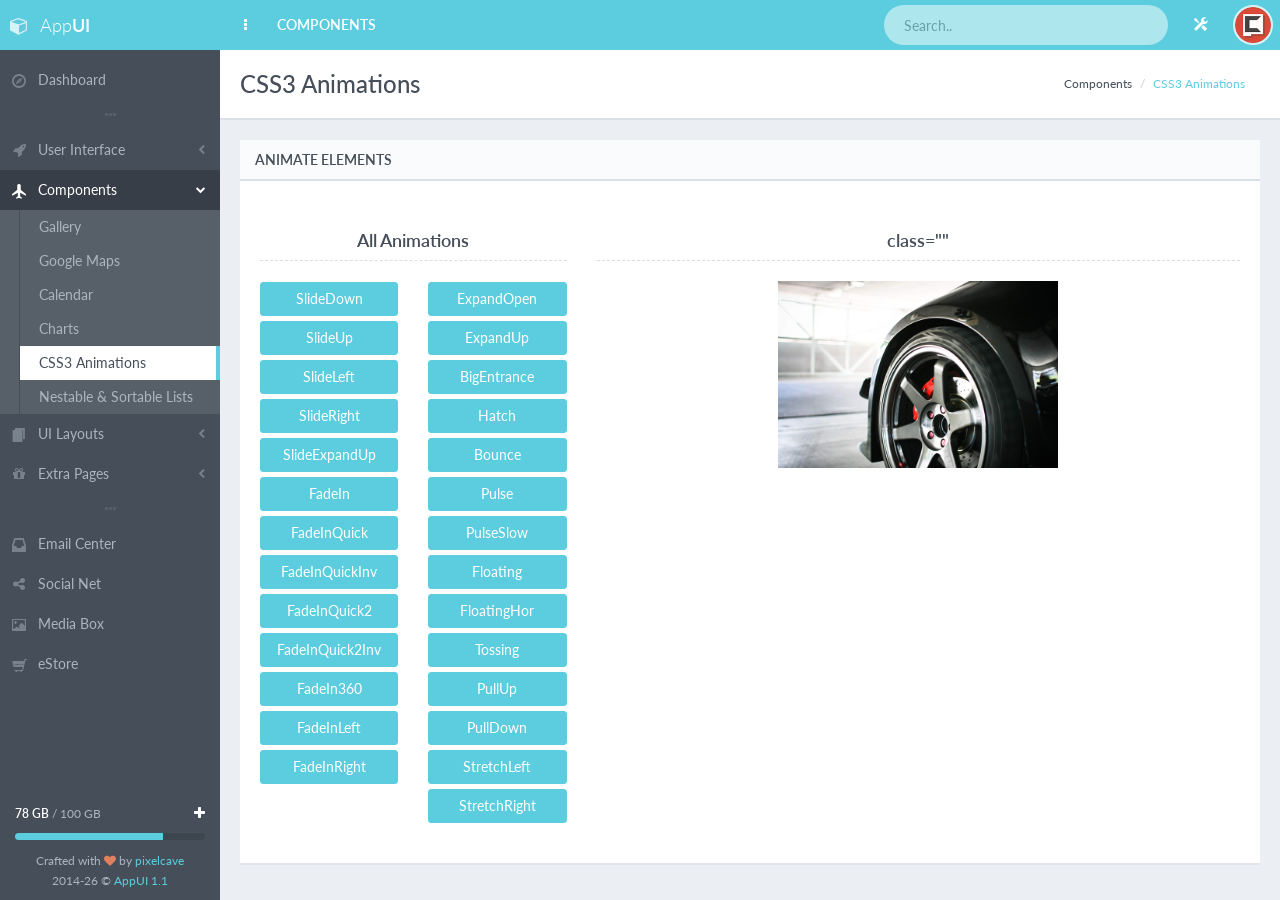
<file: FUHUA/02 - AppUI Backend Template (HTML)/page_comp_animations.html>
<!DOCTYPE html>
<!--[if IE 9]>         <html class="no-js lt-ie10"> <![endif]-->
<!--[if gt IE 9]><!--> <html class="no-js"> <!--<![endif]-->
    <head>
        <meta charset="utf-8">

        <title>AppUI - Bootstrap Admin Web App Template</title>

        <meta name="description" content="AppUI is a Bootstrap Admin Web App Template created by pixelcave and published on Themeforest">
        <meta name="author" content="pixelcave">
        <meta name="robots" content="noindex, nofollow">

        <meta name="viewport" content="width=device-width,initial-scale=1,maximum-scale=1.0">

        <!-- Icons -->
        <!-- The following icons can be replaced with your own, they are used by desktop and mobile browsers -->
        <link rel="shortcut icon" href="img/favicon.ico">
        <link rel="apple-touch-icon" href="img/icon57.png" sizes="57x57">
        <link rel="apple-touch-icon" href="img/icon72.png" sizes="72x72">
        <link rel="apple-touch-icon" href="img/icon76.png" sizes="76x76">
        <link rel="apple-touch-icon" href="img/icon114.png" sizes="114x114">
        <link rel="apple-touch-icon" href="img/icon120.png" sizes="120x120">
        <link rel="apple-touch-icon" href="img/icon144.png" sizes="144x144">
        <link rel="apple-touch-icon" href="img/icon152.png" sizes="152x152">
        <!-- END Icons -->

        <!-- Stylesheets -->
        <!-- Bootstrap is included in its original form, unaltered -->
        <link rel="stylesheet" href="css/bootstrap.min.css">

        <!-- Related styles of various icon packs and plugins -->
        <link rel="stylesheet" href="css/plugins.css">

        <!-- The main stylesheet of this template. All Bootstrap overwrites are defined in here -->
        <link rel="stylesheet" href="css/main.css">

        <!-- Include a specific file here from css/themes/ folder to alter the default theme of the template -->

        <!-- The themes stylesheet of this template (for using specific theme color in individual elements - must included last) -->
        <link rel="stylesheet" href="css/themes.css">
        <!-- END Stylesheets -->

        <!-- Modernizr (browser feature detection library) -->
        <script src="js/vendor/modernizr-2.8.3.min.js"></script>
    </head>
    <body>
        <!-- Page Wrapper -->
        <!-- In the PHP version you can set the following options from inc/config file -->
        <!--
            Available classes:

            'page-loading'      enables page preloader
        -->
        <div id="page-wrapper" class="page-loading">
            <!-- Preloader -->
            <!-- Preloader functionality (initialized in js/app.js) - pageLoading() -->
            <!-- Used only if page preloader enabled from inc/config (PHP version) or the class 'page-loading' is added in body element (HTML version) -->
            <div class="preloader">
                <div class="inner">
                    <!-- Animation spinner for all modern browsers -->
                    <div class="preloader-spinner themed-background hidden-lt-ie10"></div>

                    <!-- Text for IE9 -->
                    <h3 class="text-primary visible-lt-ie10"><strong>Loading..</strong></h3>
                </div>
            </div>
            <!-- END Preloader -->

            <!-- Page Container -->
            <!-- In the PHP version you can set the following options from inc/config file -->
            <!--
                Available #page-container classes:

                'sidebar-visible-lg-mini'                       main sidebar condensed - Mini Navigation (> 991px)
                'sidebar-visible-lg-full'                       main sidebar full - Full Navigation (> 991px)

                'sidebar-alt-visible-lg'                        alternative sidebar visible by default (> 991px) (You can add it along with another class)

                'header-fixed-top'                              has to be added only if the class 'navbar-fixed-top' was added on header.navbar
                'header-fixed-bottom'                           has to be added only if the class 'navbar-fixed-bottom' was added on header.navbar

                'fixed-width'                                   for a fixed width layout (can only be used with a static header/main sidebar layout)
            -->
            <div id="page-container" class="header-fixed-top sidebar-visible-lg-full">
                <!-- Alternative Sidebar -->
                <div id="sidebar-alt" tabindex="-1" aria-hidden="true">
                    <!-- Toggle Alternative Sidebar Button (visible only in static layout) -->
                    <a href="javascript:void(0)" id="sidebar-alt-close" onclick="App.sidebar('toggle-sidebar-alt');"><i class="fa fa-times"></i></a>

                    <!-- Wrapper for scrolling functionality -->
                    <div id="sidebar-scroll-alt">
                        <!-- Sidebar Content -->
                        <div class="sidebar-content">
                            <!-- Color Themes -->
                            <!-- Preview a theme on a page functionality can be found in js/app.js - colorThemePreview() -->
                            <div class="sidebar-section">
                                <h2 class="text-light">Colors</h2>
                                <ul class="sidebar-themes clearfix">
                                    <li>
                                        <a href="javascript:void(0)" class="themed-background-default" data-theme="default" data-theme-navbar="navbar-inverse"></a>
                                    </li>
                                    <li>
                                        <a href="javascript:void(0)" class="themed-background-social" data-theme="css/themes/social.css" data-theme-navbar="navbar-inverse"></a>
                                    </li>
                                    <li>
                                        <a href="javascript:void(0)" class="themed-background-flat" data-theme="css/themes/flat.css" data-theme-navbar="navbar-inverse"></a>
                                    </li>
                                    <li>
                                        <a href="javascript:void(0)" class="themed-background-amethyst" data-theme="css/themes/amethyst.css" data-theme-navbar="navbar-inverse"></a>
                                    </li>
                                    <li>
                                        <a href="javascript:void(0)" class="themed-background-creme" data-theme="css/themes/creme.css" data-theme-navbar="navbar-inverse"></a>
                                    </li>
                                    <li>
                                        <a href="javascript:void(0)" class="themed-background-passion" data-theme="css/themes/passion.css" data-theme-navbar="navbar-inverse"></a>
                                    </li>
                                    <li>
                                        <a href="javascript:void(0)" class="themed-background-default themed-navbar-light" data-theme="default" data-theme-navbar="navbar-default"></a>
                                    </li>
                                    <li>
                                        <a href="javascript:void(0)" class="themed-background-social themed-navbar-light" data-theme="css/themes/social.css" data-theme-navbar="navbar-default"></a>
                                    </li>
                                    <li>
                                        <a href="javascript:void(0)" class="themed-background-flat themed-navbar-light" data-theme="css/themes/flat.css" data-theme-navbar="navbar-default"></a>
                                    </li>
                                    <li>
                                        <a href="javascript:void(0)" class="themed-background-amethyst themed-navbar-light" data-theme="css/themes/amethyst.css" data-theme-navbar="navbar-default"></a>
                                    </li>
                                    <li>
                                        <a href="javascript:void(0)" class="themed-background-creme themed-navbar-light" data-theme="css/themes/creme.css" data-theme-navbar="navbar-default"></a>
                                    </li>
                                    <li>
                                        <a href="javascript:void(0)" class="themed-background-passion themed-navbar-light" data-theme="css/themes/passion.css" data-theme-navbar="navbar-default"></a>
                                    </li>
                                </ul>
                            </div>
                            <!-- END Color Themes -->

                            <!-- Profile -->
                            <div class="sidebar-section">
                                <h2 class="text-light">Profile</h2>
                                <form action="index.html" method="post" class="form-control-borderless" onsubmit="return false;">
                                    <div class="form-group">
                                        <label for="side-profile-name">Name</label>
                                        <input type="text" id="side-profile-name" name="side-profile-name" class="form-control" value="John Doe">
                                    </div>
                                    <div class="form-group">
                                        <label for="side-profile-email">Email</label>
                                        <input type="email" id="side-profile-email" name="side-profile-email" class="form-control" value="john.doe@example.com">
                                    </div>
                                    <div class="form-group">
                                        <label for="side-profile-password">New Password</label>
                                        <input type="password" id="side-profile-password" name="side-profile-password" class="form-control">
                                    </div>
                                    <div class="form-group">
                                        <label for="side-profile-password-confirm">Confirm New Password</label>
                                        <input type="password" id="side-profile-password-confirm" name="side-profile-password-confirm" class="form-control">
                                    </div>
                                    <div class="form-group remove-margin">
                                        <button type="submit" class="btn btn-effect-ripple btn-primary" onclick="App.sidebar('close-sidebar-alt');">Save</button>
                                    </div>
                                </form>
                            </div>
                            <!-- END Profile -->

                            <!-- Settings -->
                            <div class="sidebar-section">
                                <h2 class="text-light">Settings</h2>
                                <form action="index.html" method="post" class="form-horizontal form-control-borderless" onsubmit="return false;">
                                    <div class="form-group">
                                        <label class="col-xs-7 control-label-fixed">Notifications</label>
                                        <div class="col-xs-5">
                                            <label class="switch switch-success"><input type="checkbox" checked><span></span></label>
                                        </div>
                                    </div>
                                    <div class="form-group">
                                        <label class="col-xs-7 control-label-fixed">Public Profile</label>
                                        <div class="col-xs-5">
                                            <label class="switch switch-success"><input type="checkbox" checked><span></span></label>
                                        </div>
                                    </div>
                                    <div class="form-group">
                                        <label class="col-xs-7 control-label-fixed">Enable API</label>
                                        <div class="col-xs-5">
                                            <label class="switch switch-success"><input type="checkbox"><span></span></label>
                                        </div>
                                    </div>
                                    <div class="form-group remove-margin">
                                        <button type="submit" class="btn btn-effect-ripple btn-primary" onclick="App.sidebar('close-sidebar-alt');">Save</button>
                                    </div>
                                </form>
                            </div>
                            <!-- END Settings -->
                        </div>
                        <!-- END Sidebar Content -->
                    </div>
                    <!-- END Wrapper for scrolling functionality -->
                </div>
                <!-- END Alternative Sidebar -->

                <!-- Main Sidebar -->
                <div id="sidebar">
                    <!-- Sidebar Brand -->
                    <div id="sidebar-brand" class="themed-background">
                        <a href="index.html" class="sidebar-title">
                            <i class="fa fa-cube"></i> <span class="sidebar-nav-mini-hide">App<strong>UI</strong></span>
                        </a>
                    </div>
                    <!-- END Sidebar Brand -->

                    <!-- Wrapper for scrolling functionality -->
                    <div id="sidebar-scroll">
                        <!-- Sidebar Content -->
                        <div class="sidebar-content">
                            <!-- Sidebar Navigation -->
                            <ul class="sidebar-nav">
                                <li>
                                    <a href="index.html"><i class="gi gi-compass sidebar-nav-icon"></i><span class="sidebar-nav-mini-hide">Dashboard</span></a>
                                </li>
                                <li class="sidebar-separator">
                                    <i class="fa fa-ellipsis-h"></i>
                                </li>
                                <li>
                                    <a href="#" class="sidebar-nav-menu"><i class="fa fa-chevron-left sidebar-nav-indicator sidebar-nav-mini-hide"></i><i class="fa fa-rocket sidebar-nav-icon"></i><span class="sidebar-nav-mini-hide">User Interface</span></a>
                                    <ul>
                                        <li>
                                            <a href="page_ui_widgets.html">Widgets</a>
                                        </li>
                                        <li>
                                            <a href="#" class="sidebar-nav-submenu"><i class="fa fa-chevron-left sidebar-nav-indicator"></i>Elements</a>
                                            <ul>
                                                <li>
                                                    <a href="page_ui_blocks_grid.html">Blocks &amp; Grid</a>
                                                </li>
                                                <li>
                                                    <a href="page_ui_typography.html">Typography</a>
                                                </li>
                                                <li>
                                                    <a href="page_ui_buttons_dropdowns.html">Buttons &amp; Dropdowns</a>
                                                </li>
                                                <li>
                                                    <a href="page_ui_navigation_more.html">Navigation &amp; More</a>
                                                </li>
                                                <li>
                                                    <a href="page_ui_progress_loading.html">Progress &amp; Loading</a>
                                                </li>
                                                <li>
                                                    <a href="page_ui_tables.html">Tables</a>
                                                </li>
                                            </ul>
                                        </li>
                                        <li>
                                            <a href="#" class="sidebar-nav-submenu"><i class="fa fa-chevron-left sidebar-nav-indicator"></i>Forms</a>
                                            <ul>
                                                <li>
                                                    <a href="page_forms_components.html">Components</a>
                                                </li>
                                                <li>
                                                    <a href="page_forms_wizard.html">Wizard</a>
                                                </li>
                                                <li>
                                                    <a href="page_forms_validation.html">Validation</a>
                                                </li>
                                            </ul>
                                        </li>
                                        <li>
                                            <a href="#" class="sidebar-nav-submenu"><i class="fa fa-chevron-left sidebar-nav-indicator"></i>Icon Packs</a>
                                            <ul>
                                                <li>
                                                    <a href="page_ui_icons_fontawesome.html">Font Awesome</a>
                                                </li>
                                                <li>
                                                    <a href="page_ui_icons_glyphicons_pro.html">Glyphicons Pro</a>
                                                </li>
                                            </ul>
                                        </li>
                                    </ul>
                                </li>
                                <li class="active">
                                    <a href="#" class="sidebar-nav-menu"><i class="fa fa-chevron-left sidebar-nav-indicator sidebar-nav-mini-hide"></i><i class="gi gi-airplane sidebar-nav-icon"></i><span class="sidebar-nav-mini-hide">Components</span></a>
                                    <ul>
                                        <li>
                                            <a href="page_comp_gallery.html">Gallery</a>
                                        </li>
                                        <li>
                                            <a href="page_comp_maps.html">Google Maps</a>
                                        </li>
                                        <li>
                                            <a href="page_comp_calendar.html">Calendar</a>
                                        </li>
                                        <li>
                                            <a href="page_comp_charts.html">Charts</a>
                                        </li>
                                        <li>
                                            <a href="page_comp_animations.html" class=" active">CSS3 Animations</a>
                                        </li>
                                        <li>
                                            <a href="page_comp_nestable.html">Nestable &amp; Sortable Lists</a>
                                        </li>
                                    </ul>
                                </li>
                                <li>
                                    <a href="#" class="sidebar-nav-menu"><i class="fa fa-chevron-left sidebar-nav-indicator sidebar-nav-mini-hide"></i><i class="gi gi-more_items sidebar-nav-icon"></i><span class="sidebar-nav-mini-hide">UI Layouts</span></a>
                                    <ul>
                                        <li>
                                            <a href="page_layout_static.html">Static</a>
                                        </li>
                                        <li>
                                            <a href="page_layout_static_fixed_width.html">Static Fixed Width</a>
                                        </li>
                                        <li>
                                            <a href="page_layout_fixed_top.html">Top Header (Fixed)</a>
                                        </li>
                                        <li>
                                            <a href="page_layout_fixed_bottom.html">Bottom Header (Fixed)</a>
                                        </li>
                                        <li>
                                            <a href="page_layout_static_sidebar_mini.html">Sidebar Mini (Static)</a>
                                        </li>
                                        <li>
                                            <a href="page_layout_fixed_sidebar_mini.html">Sidebar Mini (Fixed)</a>
                                        </li>
                                        <li>
                                            <a href="page_layout_alternative_sidebar_visible.html">Visible Alternative Sidebar</a>
                                        </li>
                                    </ul>
                                </li>
                                <li>
                                    <a href="#" class="sidebar-nav-menu"><i class="fa fa-chevron-left sidebar-nav-indicator sidebar-nav-mini-hide"></i><i class="fa fa-gift sidebar-nav-icon"></i><span class="sidebar-nav-mini-hide">Extra Pages</span></a>
                                    <ul>
                                        <li>
                                            <a href="page_ready_error.html">Error Page</a>
                                        </li>
                                        <li>
                                            <a href="page_ready_blank.html">Blank</a>
                                        </li>
                                        <li>
                                            <a href="page_ready_article.html">Article</a>
                                        </li>
                                        <li>
                                            <a href="page_ready_timeline.html">Timeline</a>
                                        </li>
                                        <li>
                                            <a href="page_ready_invoice.html">Invoice</a>
                                        </li>
                                        <li>
                                            <a href="page_ready_search_results.html">Search Results</a>
                                        </li>
                                        <li>
                                            <a href="page_ready_pricing_tables.html">Pricing Tables</a>
                                        </li>
                                        <li>
                                            <a href="page_ready_faq.html">FAQ</a>
                                        </li>
                                        <li>
                                            <a href="#" class="sidebar-nav-submenu"><i class="fa fa-chevron-left sidebar-nav-indicator"></i>Login, Register &amp; Lock</a>
                                            <ul>
                                                <li>
                                                    <a href="page_ready_login.html">Login</a>
                                                </li>
                                                <li>
                                                    <a href="page_ready_reminder.html">Password Reminder</a>
                                                </li>
                                                <li>
                                                    <a href="page_ready_register.html">Register</a>
                                                </li>
                                                <li>
                                                    <a href="page_ready_lock_screen.html">Lock Screen</a>
                                                </li>
                                            </ul>
                                        </li>
                                    </ul>
                                </li>
                                <li class="sidebar-separator">
                                    <i class="fa fa-ellipsis-h"></i>
                                </li>
                                <li>
                                    <a href="page_app_email.html"><i class="gi gi-inbox sidebar-nav-icon"></i><span class="sidebar-nav-mini-hide">Email Center</span></a>
                                </li>
                                <li>
                                    <a href="page_app_social.html"><i class="fa fa-share-alt sidebar-nav-icon"></i><span class="sidebar-nav-mini-hide">Social Net</span></a>
                                </li>
                                <li>
                                    <a href="page_app_media.html"><i class="gi gi-picture sidebar-nav-icon"></i><span class="sidebar-nav-mini-hide">Media Box</span></a>
                                </li>
                                <li>
                                    <a href="page_app_estore.html"><i class="gi gi-shopping_cart sidebar-nav-icon"></i><span class="sidebar-nav-mini-hide">eStore</span></a>
                                </li>
                            </ul>
                            <!-- END Sidebar Navigation -->
                        </div>
                        <!-- END Sidebar Content -->
                    </div>
                    <!-- END Wrapper for scrolling functionality -->

                    <!-- Sidebar Extra Info -->
                    <div id="sidebar-extra-info" class="sidebar-content sidebar-nav-mini-hide">
                        <div class="push-bit">
                            <span class="pull-right">
                                <a href="javascript:void(0)" class="text-light"><i class="fa fa-plus"></i></a>
                            </span>
                            <small><strong class="text-light">78 GB</strong> / 100 GB</small>
                        </div>
                        <div class="progress progress-mini push-bit">
                            <div class="progress-bar progress-bar-primary" role="progressbar" aria-valuenow="78" aria-valuemin="0" aria-valuemax="100" style="width: 78%"></div>
                        </div>
                        <div class="text-center">
                            <small>Crafted with <i class="fa fa-heart text-danger"></i> by <a href="http://goo.gl/vNS3I" target="_blank">pixelcave</a></small><br>
                            <small><span id="year-copy"></span> &copy; <a href="http://goo.gl/RcsdAh" target="_blank">AppUI 1.1</a></small>
                        </div>
                    </div>
                    <!-- END Sidebar Extra Info -->
                </div>
                <!-- END Main Sidebar -->

                <!-- Main Container -->
                <div id="main-container">
                    <!-- Header -->
                    <!-- In the PHP version you can set the following options from inc/config file -->
                    <!--
                        Available header.navbar classes:

                        'navbar-default'            for the default light header
                        'navbar-inverse'            for an alternative dark header

                        'navbar-fixed-top'          for a top fixed header (fixed main sidebar with scroll will be auto initialized, functionality can be found in js/app.js - handleSidebar())
                            'header-fixed-top'      has to be added on #page-container only if the class 'navbar-fixed-top' was added

                        'navbar-fixed-bottom'       for a bottom fixed header (fixed main sidebar with scroll will be auto initialized, functionality can be found in js/app.js - handleSidebar()))
                            'header-fixed-bottom'   has to be added on #page-container only if the class 'navbar-fixed-bottom' was added
                    -->
                    <header class="navbar navbar-inverse navbar-fixed-top">
                        <!-- Left Header Navigation -->
                        <ul class="nav navbar-nav-custom">
                            <!-- Main Sidebar Toggle Button -->
                            <li>
                                <a href="javascript:void(0)" onclick="App.sidebar('toggle-sidebar');">
                                    <i class="fa fa-ellipsis-v fa-fw animation-fadeInRight" id="sidebar-toggle-mini"></i>
                                    <i class="fa fa-bars fa-fw animation-fadeInRight" id="sidebar-toggle-full"></i>
                                </a>
                            </li>
                            <!-- END Main Sidebar Toggle Button -->

                            <!-- Header Link -->
                            <li class="hidden-xs animation-fadeInQuick">
                                <a href=""><strong>COMPONENTS</strong></a>
                            </li>
                            <!-- END Header Link -->
                        </ul>
                        <!-- END Left Header Navigation -->

                        <!-- Right Header Navigation -->
                        <ul class="nav navbar-nav-custom pull-right">
                            <!-- Search Form -->
                            <li>
                                <form action="page_ready_search_results.html" method="post" class="navbar-form-custom" role="search">
                                    <input type="text" id="top-search" name="top-search" class="form-control" placeholder="Search..">
                                </form>
                            </li>
                            <!-- END Search Form -->

                            <!-- Alternative Sidebar Toggle Button -->
                            <li>
                                <a href="javascript:void(0)" onclick="App.sidebar('toggle-sidebar-alt');">
                                    <i class="gi gi-settings"></i>
                                </a>
                            </li>
                            <!-- END Alternative Sidebar Toggle Button -->

                            <!-- User Dropdown -->
                            <li class="dropdown">
                                <a href="javascript:void(0)" class="dropdown-toggle" data-toggle="dropdown">
                                    <img src="img/placeholders/avatars/avatar9.jpg" alt="avatar">
                                </a>
                                <ul class="dropdown-menu dropdown-menu-right">
                                    <li class="dropdown-header">
                                        <strong>ADMINISTRATOR</strong>
                                    </li>
                                    <li>
                                        <a href="page_app_email.html">
                                            <i class="fa fa-inbox fa-fw pull-right"></i>
                                            Inbox
                                        </a>
                                    </li>
                                    <li>
                                        <a href="page_app_social.html">
                                            <i class="fa fa-pencil-square fa-fw pull-right"></i>
                                            Profile
                                        </a>
                                    </li>
                                    <li>
                                        <a href="page_app_media.html">
                                            <i class="fa fa-picture-o fa-fw pull-right"></i>
                                            Media Manager
                                        </a>
                                    </li>
                                    <li class="divider"><li>
                                    <li>
                                        <a href="javascript:void(0)" onclick="App.sidebar('toggle-sidebar-alt');">
                                            <i class="gi gi-settings fa-fw pull-right"></i>
                                            Settings
                                        </a>
                                    </li>
                                    <li>
                                        <a href="page_ready_lock_screen.html">
                                            <i class="gi gi-lock fa-fw pull-right"></i>
                                            Lock Account
                                        </a>
                                    </li>
                                    <li>
                                        <a href="page_ready_login.html">
                                            <i class="fa fa-power-off fa-fw pull-right"></i>
                                            Log out
                                        </a>
                                    </li>
                                </ul>
                            </li>
                            <!-- END User Dropdown -->
                        </ul>
                        <!-- END Right Header Navigation -->
                    </header>
                    <!-- END Header -->

                    <!-- Page content -->
                    <div id="page-content">
                        <!-- Animations Header -->
                        <div class="content-header">
                            <div class="row">
                                <div class="col-sm-6">
                                    <div class="header-section">
                                        <h1>CSS3 Animations</h1>
                                    </div>
                                </div>
                                <div class="col-sm-6 hidden-xs">
                                    <div class="header-section">
                                        <ul class="breadcrumb breadcrumb-top">
                                            <li>Components</li>
                                            <li><a href="">CSS3 Animations</a></li>
                                        </ul>
                                    </div>
                                </div>
                            </div>
                        </div>
                        <!-- END Animations Header -->

                        <!-- Animate Various Elements Block -->
                        <div class="block full">
                            <!-- Animate Various Elements Title -->
                            <div class="block-title">
                                <h2>Animate Elements</h2>
                            </div>
                            <!-- END Animate Various Elements Title -->

                            <!-- Animate Various Elements Content -->
                            <div class="row text-center">
                                <div class="col-sm-6 col-lg-4">
                                    <h4 class="sub-header"><strong>All Animations</strong></h4>
                                    <div class="row">
                                        <div class="col-xs-6">
                                            <p class="animation-buttons">
                                                <a href="javascript:void(0)" class="btn btn-effect-ripple btn-block btn-primary" data-animation="animation-slideDown">SlideDown</a>
                                                <a href="javascript:void(0)" class="btn btn-effect-ripple btn-block btn-primary" data-animation="animation-slideUp">SlideUp</a>
                                                <a href="javascript:void(0)" class="btn btn-effect-ripple btn-block btn-primary" data-animation="animation-slideLeft">SlideLeft</a>
                                                <a href="javascript:void(0)" class="btn btn-effect-ripple btn-block btn-primary" data-animation="animation-slideRight">SlideRight</a>
                                                <a href="javascript:void(0)" class="btn btn-effect-ripple btn-block btn-primary" data-animation="animation-slideExpandUp">SlideExpandUp</a>
                                                <a href="javascript:void(0)" class="btn btn-effect-ripple btn-block btn-primary" data-animation="animation-fadeIn">FadeIn</a>
                                                <a href="javascript:void(0)" class="btn btn-effect-ripple btn-block btn-primary" data-animation="animation-fadeInQuick">FadeInQuick</a>
                                                <a href="javascript:void(0)" class="btn btn-effect-ripple btn-block btn-primary" data-animation="animation-fadeInQuickInv">FadeInQuickInv</a>
                                                <a href="javascript:void(0)" class="btn btn-effect-ripple btn-block btn-primary" data-animation="animation-fadeInQuick2">FadeInQuick2</a>
                                                <a href="javascript:void(0)" class="btn btn-effect-ripple btn-block btn-primary" data-animation="animation-fadeInQuick2Inv">FadeInQuick2Inv</a>
                                                <a href="javascript:void(0)" class="btn btn-effect-ripple btn-block btn-primary" data-animation="animation-fadeIn360">FadeIn360</a>
                                                <a href="javascript:void(0)" class="btn btn-effect-ripple btn-block btn-primary" data-animation="animation-fadeInLeft">FadeInLeft</a>
                                                <a href="javascript:void(0)" class="btn btn-effect-ripple btn-block btn-primary" data-animation="animation-fadeInRight">FadeInRight</a>
                                            </p>
                                        </div>
                                        <div class="col-xs-6">
                                            <p class="animation-buttons">
                                                <a href="javascript:void(0)" class="btn btn-effect-ripple btn-block btn-primary" data-animation="animation-expandOpen">ExpandOpen</a>
                                                <a href="javascript:void(0)" class="btn btn-effect-ripple btn-block btn-primary" data-animation="animation-expandUp">ExpandUp</a>
                                                <a href="javascript:void(0)" class="btn btn-effect-ripple btn-block btn-primary" data-animation="animation-bigEntrance">BigEntrance</a>
                                                <a href="javascript:void(0)" class="btn btn-effect-ripple btn-block btn-primary" data-animation="animation-hatch">Hatch</a>
                                                <a href="javascript:void(0)" class="btn btn-effect-ripple btn-block btn-primary" data-animation="animation-bounce">Bounce</a>
                                                <a href="javascript:void(0)" class="btn btn-effect-ripple btn-block btn-primary" data-animation="animation-pulse">Pulse</a>
                                                <a href="javascript:void(0)" class="btn btn-effect-ripple btn-block btn-primary" data-animation="animation-pulseSlow">PulseSlow</a>
                                                <a href="javascript:void(0)" class="btn btn-effect-ripple btn-block btn-primary" data-animation="animation-floating">Floating</a>
                                                <a href="javascript:void(0)" class="btn btn-effect-ripple btn-block btn-primary" data-animation="animation-floatingHor">FloatingHor</a>
                                                <a href="javascript:void(0)" class="btn btn-effect-ripple btn-block btn-primary" data-animation="animation-tossing">Tossing</a>
                                                <a href="javascript:void(0)" class="btn btn-effect-ripple btn-block btn-primary" data-animation="animation-pullUp">PullUp</a>
                                                <a href="javascript:void(0)" class="btn btn-effect-ripple btn-block btn-primary" data-animation="animation-pullDown">PullDown</a>
                                                <a href="javascript:void(0)" class="btn btn-effect-ripple btn-block btn-primary" data-animation="animation-stretchLeft">StretchLeft</a>
                                                <a href="javascript:void(0)" class="btn btn-effect-ripple btn-block btn-primary" data-animation="animation-stretchRight">StretchRight</a>
                                            </p>
                                        </div>
                                    </div>
                                </div>
                                <div class="col-sm-6 col-lg-8">
                                    <h4 class="sub-header"><strong>class=&quot;<span id="animation-class" class="text-danger"></span>&quot;</strong></h4>
                                    <img src="img/placeholders/photos/photo5.jpg" id="animation-element" class="center-block" alt="avatar" style="width: 280px;">
                                </div>
                            </div>
                            <!-- END Animate Various Elements Content -->
                        </div>
                        <!-- END Animate Various Elements Block -->
                    </div>
                    <!-- END Page Content -->
                </div>
                <!-- END Main Container -->
            </div>
            <!-- END Page Container -->
        </div>
        <!-- END Page Wrapper -->

        <!-- Include Jquery library from Google's CDN but if something goes wrong get Jquery from local file (Remove 'http:' if you have SSL) -->
        <script src="http://ajax.googleapis.com/ajax/libs/jquery/2.1.1/jquery.min.js"></script>
        <script>!window.jQuery && document.write(decodeURI('%3Cscript src="js/vendor/jquery-2.1.1.min.js"%3E%3C/script%3E'));</script>

        <!-- Bootstrap.js, Jquery plugins and Custom JS code -->
        <script src="js/vendor/bootstrap.min.js"></script>
        <script src="js/plugins.js"></script>
        <script src="js/app.js"></script>

        <!-- Load and execute javascript code used only in this page -->
        <script src="js/pages/compAnimations.js"></script>
        <script>$(function(){ CompAnimations.init(); });</script>
    </body>
</html>
</file>
<file: FUHUA/02 - AppUI Backend Template (HTML)/css/plugins.css>
/*
 *  Document   : plugins.css
 *  Author     : Various
 *  Description: Icons packs and styles of various plugins in one file for consistency.
 *  Most styles are altered to match template's style. Feel free to remove the
 *  plugin styles you won't use (along with their plugins in js/plugins.js)
 *  or include them separately if you are going to use them only in few pages
 *  of your project. I've included this file along with js/plugins.js in all pages
 *  to make all the plugins available everywhere with the minimum cost (few http requests).
 *
 *  Includes (with shortcode):
 *      (#01fas) Font Awesome
 *      (#02gps) Glyphicons PRO
 *      (#03fcs) FullCalendar
 *      (#04djs) Dropzone.js
 *      (#05chs) Chosen
 *      (#06dps) Datepicker for Bootstrap
 *      (#07bes) WYSIHTML5 for Bootstrap
 *      (#08mps) Magnific Popup CSS
 *      (#09dts) Datatables
 *      (#10eps) Easy Pie Chart
 *      (#11cas) CSS3 ANIMATION CHEAT SHEET
 *      (#12tps) Bootstrap Timepicker
 *      (#13tis) Jquery Tags Input
 *      (#14sbs) Slider for Bootstrap
 *      (#15nls) Nestable Lists
 */

/*
=================================================================
(#01fas)  Font Awesome 4.2.0 by @davegandy - http://fontawesome.io - @fontawesome

License - http://fontawesome.io/license (Font: SIL OFL 1.1, CSS: MIT License)
=================================================================
 */
@font-face{font-family:'FontAwesome';src:url('fonts/fontawesome/fontawesome-webfont.eot?v=4.2.0');src:url('fonts/fontawesome/fontawesome-webfont.eot?#iefix&v=4.2.0') format('embedded-opentype'),url('fonts/fontawesome/fontawesome-webfont.woff?v=4.2.0') format('woff'),url('fonts/fontawesome/fontawesome-webfont.ttf?v=4.2.0') format('truetype'),url('fonts/fontawesome/fontawesome-webfont.svg?v=4.2.0#fontawesomeregular') format('svg');font-weight:normal;font-style:normal}.fa{display:inline-block;font:normal normal normal 14px/1 FontAwesome;font-size:inherit;text-rendering:auto;-webkit-font-smoothing:antialiased;-moz-osx-font-smoothing:grayscale}.fa-lg{font-size:1.33333333em;line-height:.75em;vertical-align:-15%}.fa-2x{font-size:2em}.fa-3x{font-size:3em}.fa-4x{font-size:4em}.fa-5x{font-size:5em}.fa-fw{width:1.28571429em;text-align:center}.fa-ul{padding-left:0;margin-left:2.14285714em;list-style-type:none}.fa-ul>li{position:relative}.fa-li{position:absolute;left:-2.14285714em;width:2.14285714em;top:.14285714em;text-align:center}.fa-li.fa-lg{left:-1.85714286em}.fa-border{padding:.2em .25em .15em;border:solid .08em #eee;border-radius:.1em}.pull-right{float:right}.pull-left{float:left}.fa.pull-left{margin-right:.3em}.fa.pull-right{margin-left:.3em}.fa-spin{-webkit-animation:fa-spin 2s infinite linear;animation:fa-spin 2s infinite linear}@-webkit-keyframes fa-spin{0%{-webkit-transform:rotate(0deg);transform:rotate(0deg)}100%{-webkit-transform:rotate(359deg);transform:rotate(359deg)}}@keyframes fa-spin{0%{-webkit-transform:rotate(0deg);transform:rotate(0deg)}100%{-webkit-transform:rotate(359deg);transform:rotate(359deg)}}.fa-rotate-90{filter:progid:DXImageTransform.Microsoft.BasicImage(rotation=1);-webkit-transform:rotate(90deg);-ms-transform:rotate(90deg);transform:rotate(90deg)}.fa-rotate-180{filter:progid:DXImageTransform.Microsoft.BasicImage(rotation=2);-webkit-transform:rotate(180deg);-ms-transform:rotate(180deg);transform:rotate(180deg)}.fa-rotate-270{filter:progid:DXImageTransform.Microsoft.BasicImage(rotation=3);-webkit-transform:rotate(270deg);-ms-transform:rotate(270deg);transform:rotate(270deg)}.fa-flip-horizontal{filter:progid:DXImageTransform.Microsoft.BasicImage(rotation=0, mirror=1);-webkit-transform:scale(-1, 1);-ms-transform:scale(-1, 1);transform:scale(-1, 1)}.fa-flip-vertical{filter:progid:DXImageTransform.Microsoft.BasicImage(rotation=2, mirror=1);-webkit-transform:scale(1, -1);-ms-transform:scale(1, -1);transform:scale(1, -1)}:root .fa-rotate-90,:root .fa-rotate-180,:root .fa-rotate-270,:root .fa-flip-horizontal,:root .fa-flip-vertical{filter:none}.fa-stack{position:relative;display:inline-block;width:2em;height:2em;line-height:2em;vertical-align:middle}.fa-stack-1x,.fa-stack-2x{position:absolute;left:0;width:100%;text-align:center}.fa-stack-1x{line-height:inherit}.fa-stack-2x{font-size:2em}.fa-inverse{color:#fff}.fa-glass:before{content:"\f000"}.fa-music:before{content:"\f001"}.fa-search:before{content:"\f002"}.fa-envelope-o:before{content:"\f003"}.fa-heart:before{content:"\f004"}.fa-star:before{content:"\f005"}.fa-star-o:before{content:"\f006"}.fa-user:before{content:"\f007"}.fa-film:before{content:"\f008"}.fa-th-large:before{content:"\f009"}.fa-th:before{content:"\f00a"}.fa-th-list:before{content:"\f00b"}.fa-check:before{content:"\f00c"}.fa-remove:before,.fa-close:before,.fa-times:before{content:"\f00d"}.fa-search-plus:before{content:"\f00e"}.fa-search-minus:before{content:"\f010"}.fa-power-off:before{content:"\f011"}.fa-signal:before{content:"\f012"}.fa-gear:before,.fa-cog:before{content:"\f013"}.fa-trash-o:before{content:"\f014"}.fa-home:before{content:"\f015"}.fa-file-o:before{content:"\f016"}.fa-clock-o:before{content:"\f017"}.fa-road:before{content:"\f018"}.fa-download:before{content:"\f019"}.fa-arrow-circle-o-down:before{content:"\f01a"}.fa-arrow-circle-o-up:before{content:"\f01b"}.fa-inbox:before{content:"\f01c"}.fa-play-circle-o:before{content:"\f01d"}.fa-rotate-right:before,.fa-repeat:before{content:"\f01e"}.fa-refresh:before{content:"\f021"}.fa-list-alt:before{content:"\f022"}.fa-lock:before{content:"\f023"}.fa-flag:before{content:"\f024"}.fa-headphones:before{content:"\f025"}.fa-volume-off:before{content:"\f026"}.fa-volume-down:before{content:"\f027"}.fa-volume-up:before{content:"\f028"}.fa-qrcode:before{content:"\f029"}.fa-barcode:before{content:"\f02a"}.fa-tag:before{content:"\f02b"}.fa-tags:before{content:"\f02c"}.fa-book:before{content:"\f02d"}.fa-bookmark:before{content:"\f02e"}.fa-print:before{content:"\f02f"}.fa-camera:before{content:"\f030"}.fa-font:before{content:"\f031"}.fa-bold:before{content:"\f032"}.fa-italic:before{content:"\f033"}.fa-text-height:before{content:"\f034"}.fa-text-width:before{content:"\f035"}.fa-align-left:before{content:"\f036"}.fa-align-center:before{content:"\f037"}.fa-align-right:before{content:"\f038"}.fa-align-justify:before{content:"\f039"}.fa-list:before{content:"\f03a"}.fa-dedent:before,.fa-outdent:before{content:"\f03b"}.fa-indent:before{content:"\f03c"}.fa-video-camera:before{content:"\f03d"}.fa-photo:before,.fa-image:before,.fa-picture-o:before{content:"\f03e"}.fa-pencil:before{content:"\f040"}.fa-map-marker:before{content:"\f041"}.fa-adjust:before{content:"\f042"}.fa-tint:before{content:"\f043"}.fa-edit:before,.fa-pencil-square-o:before{content:"\f044"}.fa-share-square-o:before{content:"\f045"}.fa-check-square-o:before{content:"\f046"}.fa-arrows:before{content:"\f047"}.fa-step-backward:before{content:"\f048"}.fa-fast-backward:before{content:"\f049"}.fa-backward:before{content:"\f04a"}.fa-play:before{content:"\f04b"}.fa-pause:before{content:"\f04c"}.fa-stop:before{content:"\f04d"}.fa-forward:before{content:"\f04e"}.fa-fast-forward:before{content:"\f050"}.fa-step-forward:before{content:"\f051"}.fa-eject:before{content:"\f052"}.fa-chevron-left:before{content:"\f053"}.fa-chevron-right:before{content:"\f054"}.fa-plus-circle:before{content:"\f055"}.fa-minus-circle:before{content:"\f056"}.fa-times-circle:before{content:"\f057"}.fa-check-circle:before{content:"\f058"}.fa-question-circle:before{content:"\f059"}.fa-info-circle:before{content:"\f05a"}.fa-crosshairs:before{content:"\f05b"}.fa-times-circle-o:before{content:"\f05c"}.fa-check-circle-o:before{content:"\f05d"}.fa-ban:before{content:"\f05e"}.fa-arrow-left:before{content:"\f060"}.fa-arrow-right:before{content:"\f061"}.fa-arrow-up:before{content:"\f062"}.fa-arrow-down:before{content:"\f063"}.fa-mail-forward:before,.fa-share:before{content:"\f064"}.fa-expand:before{content:"\f065"}.fa-compress:before{content:"\f066"}.fa-plus:before{content:"\f067"}.fa-minus:before{content:"\f068"}.fa-asterisk:before{content:"\f069"}.fa-exclamation-circle:before{content:"\f06a"}.fa-gift:before{content:"\f06b"}.fa-leaf:before{content:"\f06c"}.fa-fire:before{content:"\f06d"}.fa-eye:before{content:"\f06e"}.fa-eye-slash:before{content:"\f070"}.fa-warning:before,.fa-exclamation-triangle:before{content:"\f071"}.fa-plane:before{content:"\f072"}.fa-calendar:before{content:"\f073"}.fa-random:before{content:"\f074"}.fa-comment:before{content:"\f075"}.fa-magnet:before{content:"\f076"}.fa-chevron-up:before{content:"\f077"}.fa-chevron-down:before{content:"\f078"}.fa-retweet:before{content:"\f079"}.fa-shopping-cart:before{content:"\f07a"}.fa-folder:before{content:"\f07b"}.fa-folder-open:before{content:"\f07c"}.fa-arrows-v:before{content:"\f07d"}.fa-arrows-h:before{content:"\f07e"}.fa-bar-chart-o:before,.fa-bar-chart:before{content:"\f080"}.fa-twitter-square:before{content:"\f081"}.fa-facebook-square:before{content:"\f082"}.fa-camera-retro:before{content:"\f083"}.fa-key:before{content:"\f084"}.fa-gears:before,.fa-cogs:before{content:"\f085"}.fa-comments:before{content:"\f086"}.fa-thumbs-o-up:before{content:"\f087"}.fa-thumbs-o-down:before{content:"\f088"}.fa-star-half:before{content:"\f089"}.fa-heart-o:before{content:"\f08a"}.fa-sign-out:before{content:"\f08b"}.fa-linkedin-square:before{content:"\f08c"}.fa-thumb-tack:before{content:"\f08d"}.fa-external-link:before{content:"\f08e"}.fa-sign-in:before{content:"\f090"}.fa-trophy:before{content:"\f091"}.fa-github-square:before{content:"\f092"}.fa-upload:before{content:"\f093"}.fa-lemon-o:before{content:"\f094"}.fa-phone:before{content:"\f095"}.fa-square-o:before{content:"\f096"}.fa-bookmark-o:before{content:"\f097"}.fa-phone-square:before{content:"\f098"}.fa-twitter:before{content:"\f099"}.fa-facebook:before{content:"\f09a"}.fa-github:before{content:"\f09b"}.fa-unlock:before{content:"\f09c"}.fa-credit-card:before{content:"\f09d"}.fa-rss:before{content:"\f09e"}.fa-hdd-o:before{content:"\f0a0"}.fa-bullhorn:before{content:"\f0a1"}.fa-bell:before{content:"\f0f3"}.fa-certificate:before{content:"\f0a3"}.fa-hand-o-right:before{content:"\f0a4"}.fa-hand-o-left:before{content:"\f0a5"}.fa-hand-o-up:before{content:"\f0a6"}.fa-hand-o-down:before{content:"\f0a7"}.fa-arrow-circle-left:before{content:"\f0a8"}.fa-arrow-circle-right:before{content:"\f0a9"}.fa-arrow-circle-up:before{content:"\f0aa"}.fa-arrow-circle-down:before{content:"\f0ab"}.fa-globe:before{content:"\f0ac"}.fa-wrench:before{content:"\f0ad"}.fa-tasks:before{content:"\f0ae"}.fa-filter:before{content:"\f0b0"}.fa-briefcase:before{content:"\f0b1"}.fa-arrows-alt:before{content:"\f0b2"}.fa-group:before,.fa-users:before{content:"\f0c0"}.fa-chain:before,.fa-link:before{content:"\f0c1"}.fa-cloud:before{content:"\f0c2"}.fa-flask:before{content:"\f0c3"}.fa-cut:before,.fa-scissors:before{content:"\f0c4"}.fa-copy:before,.fa-files-o:before{content:"\f0c5"}.fa-paperclip:before{content:"\f0c6"}.fa-save:before,.fa-floppy-o:before{content:"\f0c7"}.fa-square:before{content:"\f0c8"}.fa-navicon:before,.fa-reorder:before,.fa-bars:before{content:"\f0c9"}.fa-list-ul:before{content:"\f0ca"}.fa-list-ol:before{content:"\f0cb"}.fa-strikethrough:before{content:"\f0cc"}.fa-underline:before{content:"\f0cd"}.fa-table:before{content:"\f0ce"}.fa-magic:before{content:"\f0d0"}.fa-truck:before{content:"\f0d1"}.fa-pinterest:before{content:"\f0d2"}.fa-pinterest-square:before{content:"\f0d3"}.fa-google-plus-square:before{content:"\f0d4"}.fa-google-plus:before{content:"\f0d5"}.fa-money:before{content:"\f0d6"}.fa-caret-down:before{content:"\f0d7"}.fa-caret-up:before{content:"\f0d8"}.fa-caret-left:before{content:"\f0d9"}.fa-caret-right:before{content:"\f0da"}.fa-columns:before{content:"\f0db"}.fa-unsorted:before,.fa-sort:before{content:"\f0dc"}.fa-sort-down:before,.fa-sort-desc:before{content:"\f0dd"}.fa-sort-up:before,.fa-sort-asc:before{content:"\f0de"}.fa-envelope:before{content:"\f0e0"}.fa-linkedin:before{content:"\f0e1"}.fa-rotate-left:before,.fa-undo:before{content:"\f0e2"}.fa-legal:before,.fa-gavel:before{content:"\f0e3"}.fa-dashboard:before,.fa-tachometer:before{content:"\f0e4"}.fa-comment-o:before{content:"\f0e5"}.fa-comments-o:before{content:"\f0e6"}.fa-flash:before,.fa-bolt:before{content:"\f0e7"}.fa-sitemap:before{content:"\f0e8"}.fa-umbrella:before{content:"\f0e9"}.fa-paste:before,.fa-clipboard:before{content:"\f0ea"}.fa-lightbulb-o:before{content:"\f0eb"}.fa-exchange:before{content:"\f0ec"}.fa-cloud-download:before{content:"\f0ed"}.fa-cloud-upload:before{content:"\f0ee"}.fa-user-md:before{content:"\f0f0"}.fa-stethoscope:before{content:"\f0f1"}.fa-suitcase:before{content:"\f0f2"}.fa-bell-o:before{content:"\f0a2"}.fa-coffee:before{content:"\f0f4"}.fa-cutlery:before{content:"\f0f5"}.fa-file-text-o:before{content:"\f0f6"}.fa-building-o:before{content:"\f0f7"}.fa-hospital-o:before{content:"\f0f8"}.fa-ambulance:before{content:"\f0f9"}.fa-medkit:before{content:"\f0fa"}.fa-fighter-jet:before{content:"\f0fb"}.fa-beer:before{content:"\f0fc"}.fa-h-square:before{content:"\f0fd"}.fa-plus-square:before{content:"\f0fe"}.fa-angle-double-left:before{content:"\f100"}.fa-angle-double-right:before{content:"\f101"}.fa-angle-double-up:before{content:"\f102"}.fa-angle-double-down:before{content:"\f103"}.fa-angle-left:before{content:"\f104"}.fa-angle-right:before{content:"\f105"}.fa-angle-up:before{content:"\f106"}.fa-angle-down:before{content:"\f107"}.fa-desktop:before{content:"\f108"}.fa-laptop:before{content:"\f109"}.fa-tablet:before{content:"\f10a"}.fa-mobile-phone:before,.fa-mobile:before{content:"\f10b"}.fa-circle-o:before{content:"\f10c"}.fa-quote-left:before{content:"\f10d"}.fa-quote-right:before{content:"\f10e"}.fa-spinner:before{content:"\f110"}.fa-circle:before{content:"\f111"}.fa-mail-reply:before,.fa-reply:before{content:"\f112"}.fa-github-alt:before{content:"\f113"}.fa-folder-o:before{content:"\f114"}.fa-folder-open-o:before{content:"\f115"}.fa-smile-o:before{content:"\f118"}.fa-frown-o:before{content:"\f119"}.fa-meh-o:before{content:"\f11a"}.fa-gamepad:before{content:"\f11b"}.fa-keyboard-o:before{content:"\f11c"}.fa-flag-o:before{content:"\f11d"}.fa-flag-checkered:before{content:"\f11e"}.fa-terminal:before{content:"\f120"}.fa-code:before{content:"\f121"}.fa-mail-reply-all:before,.fa-reply-all:before{content:"\f122"}.fa-star-half-empty:before,.fa-star-half-full:before,.fa-star-half-o:before{content:"\f123"}.fa-location-arrow:before{content:"\f124"}.fa-crop:before{content:"\f125"}.fa-code-fork:before{content:"\f126"}.fa-unlink:before,.fa-chain-broken:before{content:"\f127"}.fa-question:before{content:"\f128"}.fa-info:before{content:"\f129"}.fa-exclamation:before{content:"\f12a"}.fa-superscript:before{content:"\f12b"}.fa-subscript:before{content:"\f12c"}.fa-eraser:before{content:"\f12d"}.fa-puzzle-piece:before{content:"\f12e"}.fa-microphone:before{content:"\f130"}.fa-microphone-slash:before{content:"\f131"}.fa-shield:before{content:"\f132"}.fa-calendar-o:before{content:"\f133"}.fa-fire-extinguisher:before{content:"\f134"}.fa-rocket:before{content:"\f135"}.fa-maxcdn:before{content:"\f136"}.fa-chevron-circle-left:before{content:"\f137"}.fa-chevron-circle-right:before{content:"\f138"}.fa-chevron-circle-up:before{content:"\f139"}.fa-chevron-circle-down:before{content:"\f13a"}.fa-html5:before{content:"\f13b"}.fa-css3:before{content:"\f13c"}.fa-anchor:before{content:"\f13d"}.fa-unlock-alt:before{content:"\f13e"}.fa-bullseye:before{content:"\f140"}.fa-ellipsis-h:before{content:"\f141"}.fa-ellipsis-v:before{content:"\f142"}.fa-rss-square:before{content:"\f143"}.fa-play-circle:before{content:"\f144"}.fa-ticket:before{content:"\f145"}.fa-minus-square:before{content:"\f146"}.fa-minus-square-o:before{content:"\f147"}.fa-level-up:before{content:"\f148"}.fa-level-down:before{content:"\f149"}.fa-check-square:before{content:"\f14a"}.fa-pencil-square:before{content:"\f14b"}.fa-external-link-square:before{content:"\f14c"}.fa-share-square:before{content:"\f14d"}.fa-compass:before{content:"\f14e"}.fa-toggle-down:before,.fa-caret-square-o-down:before{content:"\f150"}.fa-toggle-up:before,.fa-caret-square-o-up:before{content:"\f151"}.fa-toggle-right:before,.fa-caret-square-o-right:before{content:"\f152"}.fa-euro:before,.fa-eur:before{content:"\f153"}.fa-gbp:before{content:"\f154"}.fa-dollar:before,.fa-usd:before{content:"\f155"}.fa-rupee:before,.fa-inr:before{content:"\f156"}.fa-cny:before,.fa-rmb:before,.fa-yen:before,.fa-jpy:before{content:"\f157"}.fa-ruble:before,.fa-rouble:before,.fa-rub:before{content:"\f158"}.fa-won:before,.fa-krw:before{content:"\f159"}.fa-bitcoin:before,.fa-btc:before{content:"\f15a"}.fa-file:before{content:"\f15b"}.fa-file-text:before{content:"\f15c"}.fa-sort-alpha-asc:before{content:"\f15d"}.fa-sort-alpha-desc:before{content:"\f15e"}.fa-sort-amount-asc:before{content:"\f160"}.fa-sort-amount-desc:before{content:"\f161"}.fa-sort-numeric-asc:before{content:"\f162"}.fa-sort-numeric-desc:before{content:"\f163"}.fa-thumbs-up:before{content:"\f164"}.fa-thumbs-down:before{content:"\f165"}.fa-youtube-square:before{content:"\f166"}.fa-youtube:before{content:"\f167"}.fa-xing:before{content:"\f168"}.fa-xing-square:before{content:"\f169"}.fa-youtube-play:before{content:"\f16a"}.fa-dropbox:before{content:"\f16b"}.fa-stack-overflow:before{content:"\f16c"}.fa-instagram:before{content:"\f16d"}.fa-flickr:before{content:"\f16e"}.fa-adn:before{content:"\f170"}.fa-bitbucket:before{content:"\f171"}.fa-bitbucket-square:before{content:"\f172"}.fa-tumblr:before{content:"\f173"}.fa-tumblr-square:before{content:"\f174"}.fa-long-arrow-down:before{content:"\f175"}.fa-long-arrow-up:before{content:"\f176"}.fa-long-arrow-left:before{content:"\f177"}.fa-long-arrow-right:before{content:"\f178"}.fa-apple:before{content:"\f179"}.fa-windows:before{content:"\f17a"}.fa-android:before{content:"\f17b"}.fa-linux:before{content:"\f17c"}.fa-dribbble:before{content:"\f17d"}.fa-skype:before{content:"\f17e"}.fa-foursquare:before{content:"\f180"}.fa-trello:before{content:"\f181"}.fa-female:before{content:"\f182"}.fa-male:before{content:"\f183"}.fa-gittip:before{content:"\f184"}.fa-sun-o:before{content:"\f185"}.fa-moon-o:before{content:"\f186"}.fa-archive:before{content:"\f187"}.fa-bug:before{content:"\f188"}.fa-vk:before{content:"\f189"}.fa-weibo:before{content:"\f18a"}.fa-renren:before{content:"\f18b"}.fa-pagelines:before{content:"\f18c"}.fa-stack-exchange:before{content:"\f18d"}.fa-arrow-circle-o-right:before{content:"\f18e"}.fa-arrow-circle-o-left:before{content:"\f190"}.fa-toggle-left:before,.fa-caret-square-o-left:before{content:"\f191"}.fa-dot-circle-o:before{content:"\f192"}.fa-wheelchair:before{content:"\f193"}.fa-vimeo-square:before{content:"\f194"}.fa-turkish-lira:before,.fa-try:before{content:"\f195"}.fa-plus-square-o:before{content:"\f196"}.fa-space-shuttle:before{content:"\f197"}.fa-slack:before{content:"\f198"}.fa-envelope-square:before{content:"\f199"}.fa-wordpress:before{content:"\f19a"}.fa-openid:before{content:"\f19b"}.fa-institution:before,.fa-bank:before,.fa-university:before{content:"\f19c"}.fa-mortar-board:before,.fa-graduation-cap:before{content:"\f19d"}.fa-yahoo:before{content:"\f19e"}.fa-google:before{content:"\f1a0"}.fa-reddit:before{content:"\f1a1"}.fa-reddit-square:before{content:"\f1a2"}.fa-stumbleupon-circle:before{content:"\f1a3"}.fa-stumbleupon:before{content:"\f1a4"}.fa-delicious:before{content:"\f1a5"}.fa-digg:before{content:"\f1a6"}.fa-pied-piper:before{content:"\f1a7"}.fa-pied-piper-alt:before{content:"\f1a8"}.fa-drupal:before{content:"\f1a9"}.fa-joomla:before{content:"\f1aa"}.fa-language:before{content:"\f1ab"}.fa-fax:before{content:"\f1ac"}.fa-building:before{content:"\f1ad"}.fa-child:before{content:"\f1ae"}.fa-paw:before{content:"\f1b0"}.fa-spoon:before{content:"\f1b1"}.fa-cube:before{content:"\f1b2"}.fa-cubes:before{content:"\f1b3"}.fa-behance:before{content:"\f1b4"}.fa-behance-square:before{content:"\f1b5"}.fa-steam:before{content:"\f1b6"}.fa-steam-square:before{content:"\f1b7"}.fa-recycle:before{content:"\f1b8"}.fa-automobile:before,.fa-car:before{content:"\f1b9"}.fa-cab:before,.fa-taxi:before{content:"\f1ba"}.fa-tree:before{content:"\f1bb"}.fa-spotify:before{content:"\f1bc"}.fa-deviantart:before{content:"\f1bd"}.fa-soundcloud:before{content:"\f1be"}.fa-database:before{content:"\f1c0"}.fa-file-pdf-o:before{content:"\f1c1"}.fa-file-word-o:before{content:"\f1c2"}.fa-file-excel-o:before{content:"\f1c3"}.fa-file-powerpoint-o:before{content:"\f1c4"}.fa-file-photo-o:before,.fa-file-picture-o:before,.fa-file-image-o:before{content:"\f1c5"}.fa-file-zip-o:before,.fa-file-archive-o:before{content:"\f1c6"}.fa-file-sound-o:before,.fa-file-audio-o:before{content:"\f1c7"}.fa-file-movie-o:before,.fa-file-video-o:before{content:"\f1c8"}.fa-file-code-o:before{content:"\f1c9"}.fa-vine:before{content:"\f1ca"}.fa-codepen:before{content:"\f1cb"}.fa-jsfiddle:before{content:"\f1cc"}.fa-life-bouy:before,.fa-life-buoy:before,.fa-life-saver:before,.fa-support:before,.fa-life-ring:before{content:"\f1cd"}.fa-circle-o-notch:before{content:"\f1ce"}.fa-ra:before,.fa-rebel:before{content:"\f1d0"}.fa-ge:before,.fa-empire:before{content:"\f1d1"}.fa-git-square:before{content:"\f1d2"}.fa-git:before{content:"\f1d3"}.fa-hacker-news:before{content:"\f1d4"}.fa-tencent-weibo:before{content:"\f1d5"}.fa-qq:before{content:"\f1d6"}.fa-wechat:before,.fa-weixin:before{content:"\f1d7"}.fa-send:before,.fa-paper-plane:before{content:"\f1d8"}.fa-send-o:before,.fa-paper-plane-o:before{content:"\f1d9"}.fa-history:before{content:"\f1da"}.fa-circle-thin:before{content:"\f1db"}.fa-header:before{content:"\f1dc"}.fa-paragraph:before{content:"\f1dd"}.fa-sliders:before{content:"\f1de"}.fa-share-alt:before{content:"\f1e0"}.fa-share-alt-square:before{content:"\f1e1"}.fa-bomb:before{content:"\f1e2"}.fa-soccer-ball-o:before,.fa-futbol-o:before{content:"\f1e3"}.fa-tty:before{content:"\f1e4"}.fa-binoculars:before{content:"\f1e5"}.fa-plug:before{content:"\f1e6"}.fa-slideshare:before{content:"\f1e7"}.fa-twitch:before{content:"\f1e8"}.fa-yelp:before{content:"\f1e9"}.fa-newspaper-o:before{content:"\f1ea"}.fa-wifi:before{content:"\f1eb"}.fa-calculator:before{content:"\f1ec"}.fa-paypal:before{content:"\f1ed"}.fa-google-wallet:before{content:"\f1ee"}.fa-cc-visa:before{content:"\f1f0"}.fa-cc-mastercard:before{content:"\f1f1"}.fa-cc-discover:before{content:"\f1f2"}.fa-cc-amex:before{content:"\f1f3"}.fa-cc-paypal:before{content:"\f1f4"}.fa-cc-stripe:before{content:"\f1f5"}.fa-bell-slash:before{content:"\f1f6"}.fa-bell-slash-o:before{content:"\f1f7"}.fa-trash:before{content:"\f1f8"}.fa-copyright:before{content:"\f1f9"}.fa-at:before{content:"\f1fa"}.fa-eyedropper:before{content:"\f1fb"}.fa-paint-brush:before{content:"\f1fc"}.fa-birthday-cake:before{content:"\f1fd"}.fa-area-chart:before{content:"\f1fe"}.fa-pie-chart:before{content:"\f200"}.fa-line-chart:before{content:"\f201"}.fa-lastfm:before{content:"\f202"}.fa-lastfm-square:before{content:"\f203"}.fa-toggle-off:before{content:"\f204"}.fa-toggle-on:before{content:"\f205"}.fa-bicycle:before{content:"\f206"}.fa-bus:before{content:"\f207"}.fa-ioxhost:before{content:"\f208"}.fa-angellist:before{content:"\f209"}.fa-cc:before{content:"\f20a"}.fa-shekel:before,.fa-sheqel:before,.fa-ils:before{content:"\f20b"}.fa-meanpath:before{content:"\f20c"}

/*
=================================================================
(#02gps) Glyphicons PRO

Project:  GLYPHICONS
Author:   Jan Kovarik - www.glyphicons.com
Twitter:  @jankovarik
=================================================================
*/
@font-face{font-family:'Glyphicons Regular';src:url(fonts/glyphicons.pro/glyphicons-regular.eot);src:url(fonts/glyphicons.pro/glyphicons-regular.eot?#iefix) format('embedded-opentype'),url(fonts/glyphicons.pro/glyphicons-regular.woff) format('woff'),url(fonts/glyphicons.pro/glyphicons-regular.ttf) format('truetype'),url(fonts/glyphicons.pro/glyphicons-regular.svg#glyphiconsregular) format('svg')}@font-face{font-family:'Glyphicons Halflings Regular';src:url(fonts/glyphicons.halflings.pro/glyphicons-halflings-regular.eot);src:url(fonts/glyphicons.halflings.pro/glyphicons-halflings-regular.eot?#iefix) format('embedded-opentype'),url(fonts/glyphicons.halflings.pro/glyphicons-halflings-regular.woff) format('woff'),url(fonts/glyphicons.halflings.pro/glyphicons-halflings-regular.ttf) format('truetype'),url(fonts/glyphicons.halflings.pro/glyphicons-halflings-regular.svg#glyphicons_halflingsregular) format('svg')}@font-face{font-family:'Glyphicons Social Regular';src:url(fonts/glyphicons.social.pro/glyphicons-social-regular.eot);src:url(fonts/glyphicons.social.pro/glyphicons-social-regular.eot?#iefix) format('embedded-opentype'),url(fonts/glyphicons.social.pro/glyphicons-social-regular.woff) format('woff'),url(fonts/glyphicons.social.pro/glyphicons-social-regular.ttf) format('truetype'),url(fonts/glyphicons.social.pro/glyphicons-social-regular.svg#glyphicons_socialregular) format('svg')}@font-face{font-family:'Glyphicons Filetypes Regular';src:url(fonts/glyphicons.filetypes.pro/glyphicons-filetypes-regular.eot);src:url(fonts/glyphicons.filetypes.pro/glyphicons-filetypes-regular.eot?#iefix) format('embedded-opentype'),url(fonts/glyphicons.filetypes.pro/glyphicons-filetypes-regular.woff) format('woff'),url(fonts/glyphicons.filetypes.pro/glyphicons-filetypes-regular.ttf) format('truetype'),url(fonts/glyphicons.filetypes.pro/glyphicons-filetypes-regular.svg#glyphicons_filetypesregular) format('svg')}.fi,.gi,.hi,.si{display:inline-block;font-style:normal;font-weight:400;line-height:.8;vertical-align:middle;-webkit-font-smoothing:antialiased;-moz-osx-font-smoothing:grayscale}.gi{font-family:'Glyphicons Regular'}.hi{font-family:'Glyphicons Halflings Regular'}.si{font-family:'Glyphicons Social Regular'}.fi{font-family:'Glyphicons Filetypes Regular'}.gi-white{color:#fff}.gi-glass:before{content:"\E001"}.gi-leaf:before{content:"\E002"}.gi-dog:before{content:"\E003"}.gi-user:before{content:"\E004"}.gi-girl:before{content:"\E005"}.gi-car:before{content:"\E006"}.gi-user_add:before{content:"\E007"}.gi-user_remove:before{content:"\E008"}.gi-film:before{content:"\E009"}.gi-magic:before{content:"\E010"}.gi-envelope:before{content:"\2709"}.gi-camera:before{content:"\E011"}.gi-heart:before{content:"\E013"}.gi-beach_umbrella:before{content:"\E014"}.gi-train:before{content:"\E015"}.gi-print:before{content:"\E016"}.gi-bin:before{content:"\E017"}.gi-music:before{content:"\E018"}.gi-note:before{content:"\E019"}.gi-heart_empty:before{content:"\E020"}.gi-home:before{content:"\E021"}.gi-snowflake:before{content:"\2744"}.gi-fire:before{content:"\E023"}.gi-magnet:before{content:"\E024"}.gi-parents:before{content:"\E025"}.gi-binoculars:before{content:"\E026"}.gi-road:before{content:"\E027"}.gi-search:before{content:"\E028"}.gi-cars:before{content:"\E029"}.gi-notes_2:before{content:"\E030"}.gi-pencil:before{content:"\270F"}.gi-bus:before{content:"\E032"}.gi-wifi_alt:before{content:"\E033"}.gi-luggage:before{content:"\E034"}.gi-old_man:before{content:"\E035"}.gi-woman:before{content:"\E036"}.gi-file:before{content:"\E037"}.gi-coins:before{content:"\E038"}.gi-airplane:before{content:"\2708"}.gi-notes:before{content:"\E040"}.gi-stats:before{content:"\E041"}.gi-charts:before{content:"\E042"}.gi-pie_chart:before{content:"\E043"}.gi-group:before{content:"\E044"}.gi-keys:before{content:"\E045"}.gi-calendar:before{content:"\E046"}.gi-router:before{content:"\E047"}.gi-camera_small:before{content:"\E048"}.gi-dislikes:before{content:"\E049"}.gi-star:before{content:"\E050"}.gi-link:before{content:"\E051"}.gi-eye_open:before{content:"\E052"}.gi-eye_close:before{content:"\E053"}.gi-alarm:before{content:"\E054"}.gi-clock:before{content:"\E055"}.gi-stopwatch:before{content:"\E056"}.gi-projector:before{content:"\E057"}.gi-history:before{content:"\E058"}.gi-truck:before{content:"\E059"}.gi-cargo:before{content:"\E060"}.gi-compass:before{content:"\E061"}.gi-keynote:before{content:"\E062"}.gi-paperclip:before{content:"\E063"}.gi-power:before{content:"\E064"}.gi-lightbulb:before{content:"\E065"}.gi-tag:before{content:"\E066"}.gi-tags:before{content:"\E067"}.gi-cleaning:before{content:"\E068"}.gi-ruller:before{content:"\E069"}.gi-gift:before{content:"\E070"}.gi-umbrella:before{content:"\2602"}.gi-book:before{content:"\E072"}.gi-bookmark:before{content:"\E073"}.gi-wifi:before{content:"\E074"}.gi-cup:before{content:"\E075"}.gi-stroller:before{content:"\E076"}.gi-headphones:before{content:"\E077"}.gi-headset:before{content:"\E078"}.gi-warning_sign:before{content:"\E079"}.gi-signal:before{content:"\E080"}.gi-retweet:before{content:"\E081"}.gi-refresh:before{content:"\E082"}.gi-roundabout:before{content:"\E083"}.gi-random:before{content:"\E084"}.gi-heat:before{content:"\E085"}.gi-repeat:before{content:"\E086"}.gi-display:before{content:"\E087"}.gi-log_book:before{content:"\E088"}.gi-address_book:before{content:"\E089"}.gi-building:before{content:"\E090"}.gi-eyedropper:before{content:"\E091"}.gi-adjust:before{content:"\E092"}.gi-tint:before{content:"\E093"}.gi-crop:before{content:"\E094"}.gi-vector_path_square:before{content:"\E095"}.gi-vector_path_circle:before{content:"\E096"}.gi-vector_path_polygon:before{content:"\E097"}.gi-vector_path_line:before{content:"\E098"}.gi-vector_path_curve:before{content:"\E099"}.gi-vector_path_all:before{content:"\E100"}.gi-font:before{content:"\E101"}.gi-italic:before{content:"\E102"}.gi-bold:before{content:"\E103"}.gi-text_underline:before{content:"\E104"}.gi-text_strike:before{content:"\E105"}.gi-text_height:before{content:"\E106"}.gi-text_width:before{content:"\E107"}.gi-text_resize:before{content:"\E108"}.gi-left_indent:before{content:"\E109"}.gi-right_indent:before{content:"\E110"}.gi-align_left:before{content:"\E111"}.gi-align_center:before{content:"\E112"}.gi-align_right:before{content:"\E113"}.gi-justify:before{content:"\E114"}.gi-list:before{content:"\E115"}.gi-text_smaller:before{content:"\E116"}.gi-text_bigger:before{content:"\E117"}.gi-embed:before{content:"\E118"}.gi-embed_close:before{content:"\E119"}.gi-table:before{content:"\E120"}.gi-message_full:before{content:"\E121"}.gi-message_empty:before{content:"\E122"}.gi-message_in:before{content:"\E123"}.gi-message_out:before{content:"\E124"}.gi-message_plus:before{content:"\E125"}.gi-message_minus:before{content:"\E126"}.gi-message_ban:before{content:"\E127"}.gi-message_flag:before{content:"\E128"}.gi-message_lock:before{content:"\E129"}.gi-message_new:before{content:"\E130"}.gi-inbox:before{content:"\E131"}.gi-inbox_plus:before{content:"\E132"}.gi-inbox_minus:before{content:"\E133"}.gi-inbox_lock:before{content:"\E134"}.gi-inbox_in:before{content:"\E135"}.gi-inbox_out:before{content:"\E136"}.gi-cogwheel:before{content:"\E137"}.gi-cogwheels:before{content:"\E138"}.gi-picture:before{content:"\E139"}.gi-adjust_alt:before{content:"\E140"}.gi-database_lock:before{content:"\E141"}.gi-database_plus:before{content:"\E142"}.gi-database_minus:before{content:"\E143"}.gi-database_ban:before{content:"\E144"}.gi-folder_open:before{content:"\E145"}.gi-folder_plus:before{content:"\E146"}.gi-folder_minus:before{content:"\E147"}.gi-folder_lock:before{content:"\E148"}.gi-folder_flag:before{content:"\E149"}.gi-folder_new:before{content:"\E150"}.gi-edit:before{content:"\E151"}.gi-new_window:before{content:"\E152"}.gi-check:before{content:"\E153"}.gi-unchecked:before{content:"\E154"}.gi-more_windows:before{content:"\E155"}.gi-show_big_thumbnails:before{content:"\E156"}.gi-show_thumbnails:before{content:"\E157"}.gi-show_thumbnails_with_lines:before{content:"\E158"}.gi-show_lines:before{content:"\E159"}.gi-playlist:before{content:"\E160"}.gi-imac:before{content:"\E161"}.gi-macbook:before{content:"\E162"}.gi-ipad:before{content:"\E163"}.gi-iphone:before{content:"\E164"}.gi-iphone_transfer:before{content:"\E165"}.gi-iphone_exchange:before{content:"\E166"}.gi-ipod:before{content:"\E167"}.gi-ipod_shuffle:before{content:"\E168"}.gi-ear_plugs:before{content:"\E169"}.gi-record:before{content:"\E170"}.gi-step_backward:before{content:"\E171"}.gi-fast_backward:before{content:"\E172"}.gi-rewind:before{content:"\E173"}.gi-play:before{content:"\E174"}.gi-pause:before{content:"\E175"}.gi-stop:before{content:"\E176"}.gi-forward:before{content:"\E177"}.gi-fast_forward:before{content:"\E178"}.gi-step_forward:before{content:"\E179"}.gi-eject:before{content:"\E180"}.gi-facetime_video:before{content:"\E181"}.gi-download_alt:before{content:"\E182"}.gi-mute:before{content:"\E183"}.gi-volume_down:before{content:"\E184"}.gi-volume_up:before{content:"\E185"}.gi-screenshot:before{content:"\E186"}.gi-move:before{content:"\E187"}.gi-more:before{content:"\E188"}.gi-brightness_reduce:before{content:"\E189"}.gi-brightness_increase:before{content:"\E190"}.gi-circle_plus:before{content:"\E191"}.gi-circle_minus:before{content:"\E192"}.gi-circle_remove:before{content:"\E193"}.gi-circle_ok:before{content:"\E194"}.gi-circle_question_mark:before{content:"\E195"}.gi-circle_info:before{content:"\E196"}.gi-circle_exclamation_mark:before{content:"\E197"}.gi-remove:before{content:"\E198"}.gi-ok:before{content:"\E199"}.gi-ban:before{content:"\E200"}.gi-download:before{content:"\E201"}.gi-upload:before{content:"\E202"}.gi-shopping_cart:before{content:"\E203"}.gi-lock:before{content:"\E204"}.gi-unlock:before{content:"\E205"}.gi-electricity:before{content:"\E206"}.gi-ok_2:before{content:"\E207"}.gi-remove_2:before{content:"\E208"}.gi-cart_out:before{content:"\E209"}.gi-cart_in:before{content:"\E210"}.gi-left_arrow:before{content:"\E211"}.gi-right_arrow:before{content:"\E212"}.gi-down_arrow:before{content:"\E213"}.gi-up_arrow:before{content:"\E214"}.gi-resize_small:before{content:"\E215"}.gi-resize_full:before{content:"\E216"}.gi-circle_arrow_left:before{content:"\E217"}.gi-circle_arrow_right:before{content:"\E218"}.gi-circle_arrow_top:before{content:"\E219"}.gi-circle_arrow_down:before{content:"\E220"}.gi-play_button:before{content:"\E221"}.gi-unshare:before{content:"\E222"}.gi-share:before{content:"\E223"}.gi-chevron-right:before{content:"\E224"}.gi-chevron-left:before{content:"\E225"}.gi-bluetooth:before{content:"\E226"}.gi-euro:before{content:"\20AC"}.gi-usd:before{content:"\E228"}.gi-gbp:before{content:"\E229"}.gi-retweet_2:before{content:"\E230"}.gi-moon:before{content:"\E231"}.gi-sun:before{content:"\2609"}.gi-cloud:before{content:"\2601"}.gi-direction:before{content:"\E234"}.gi-brush:before{content:"\E235"}.gi-pen:before{content:"\E236"}.gi-zoom_in:before{content:"\E237"}.gi-zoom_out:before{content:"\E238"}.gi-pin:before{content:"\E239"}.gi-albums:before{content:"\E240"}.gi-rotation_lock:before{content:"\E241"}.gi-flash:before{content:"\E242"}.gi-google_maps:before{content:"\E243"}.gi-anchor:before{content:"\2693"}.gi-conversation:before{content:"\E245"}.gi-chat:before{content:"\E246"}.gi-male:before{content:"\E247"}.gi-female:before{content:"\E248"}.gi-asterisk:before{content:"\002A"}.gi-divide:before{content:"\00F7"}.gi-snorkel_diving:before{content:"\E251"}.gi-scuba_diving:before{content:"\E252"}.gi-oxygen_bottle:before{content:"\E253"}.gi-fins:before{content:"\E254"}.gi-fishes:before{content:"\E255"}.gi-boat:before{content:"\E256"}.gi-delete:before{content:"\E257"}.gi-sheriffs_star:before{content:"\E258"}.gi-qrcode:before{content:"\E259"}.gi-barcode:before{content:"\E260"}.gi-pool:before{content:"\E261"}.gi-buoy:before{content:"\E262"}.gi-spade:before{content:"\E263"}.gi-bank:before{content:"\E264"}.gi-vcard:before{content:"\E265"}.gi-electrical_plug:before{content:"\E266"}.gi-flag:before{content:"\E267"}.gi-credit_card:before{content:"\E268"}.gi-keyboard-wireless:before{content:"\E269"}.gi-keyboard-wired:before{content:"\E270"}.gi-shield:before{content:"\E271"}.gi-ring:before{content:"\02DA"}.gi-cake:before{content:"\E273"}.gi-drink:before{content:"\E274"}.gi-beer:before{content:"\E275"}.gi-fast_food:before{content:"\E276"}.gi-cutlery:before{content:"\E277"}.gi-pizza:before{content:"\E278"}.gi-birthday_cake:before{content:"\E279"}.gi-tablet:before{content:"\E280"}.gi-settings:before{content:"\E281"}.gi-bullets:before{content:"\E282"}.gi-cardio:before{content:"\E283"}.gi-t-shirt:before{content:"\E284"}.gi-pants:before{content:"\E285"}.gi-sweater:before{content:"\E286"}.gi-fabric:before{content:"\E287"}.gi-leather:before{content:"\E288"}.gi-scissors:before{content:"\E289"}.gi-bomb:before{content:"\E290"}.gi-skull:before{content:"\E291"}.gi-celebration:before{content:"\E292"}.gi-tea_kettle:before{content:"\E293"}.gi-french_press:before{content:"\E294"}.gi-coffee_cup:before{content:"\E295"}.gi-pot:before{content:"\E296"}.gi-grater:before{content:"\E297"}.gi-kettle:before{content:"\E298"}.gi-hospital:before{content:"\E299"}.gi-hospital_h:before{content:"\E300"}.gi-microphone:before{content:"\E301"}.gi-webcam:before{content:"\E302"}.gi-temple_christianity_church:before{content:"\E303"}.gi-temple_islam:before{content:"\E304"}.gi-temple_hindu:before{content:"\E305"}.gi-temple_buddhist:before{content:"\E306"}.gi-bicycle:before{content:"\E307"}.gi-life_preserver:before{content:"\E308"}.gi-share_alt:before{content:"\E309"}.gi-comments:before{content:"\E310"}.gi-flower:before{content:"\2698"}.gi-baseball:before{content:"\26BE"}.gi-rugby:before{content:"\E313"}.gi-ax:before{content:"\E314"}.gi-table_tennis:before{content:"\E315"}.gi-bowling:before{content:"\E316"}.gi-tree_conifer:before{content:"\E317"}.gi-tree_deciduous:before{content:"\E318"}.gi-more_items:before{content:"\E319"}.gi-sort:before{content:"\E320"}.gi-filter:before{content:"\E321"}.gi-gamepad:before{content:"\E322"}.gi-playing_dices:before{content:"\E323"}.gi-calculator:before{content:"\E324"}.gi-tie:before{content:"\E325"}.gi-wallet:before{content:"\E326"}.gi-piano:before{content:"\E327"}.gi-sampler:before{content:"\E328"}.gi-podium:before{content:"\E329"}.gi-soccer_ball:before{content:"\E330"}.gi-blog:before{content:"\E331"}.gi-dashboard:before{content:"\E332"}.gi-certificate:before{content:"\E333"}.gi-bell:before{content:"\E334"}.gi-candle:before{content:"\E335"}.gi-pushpin:before{content:"\E336"}.gi-iphone_shake:before{content:"\E337"}.gi-pin_flag:before{content:"\E338"}.gi-turtle:before{content:"\E339"}.gi-rabbit:before{content:"\E340"}.gi-globe:before{content:"\E341"}.gi-briefcase:before{content:"\E342"}.gi-hdd:before{content:"\E343"}.gi-thumbs_up:before{content:"\E344"}.gi-thumbs_down:before{content:"\E345"}.gi-hand_right:before{content:"\E346"}.gi-hand_left:before{content:"\E347"}.gi-hand_up:before{content:"\E348"}.gi-hand_down:before{content:"\E349"}.gi-fullscreen:before{content:"\E350"}.gi-shopping_bag:before{content:"\E351"}.gi-book_open:before{content:"\E352"}.gi-nameplate:before{content:"\E353"}.gi-nameplate_alt:before{content:"\E354"}.gi-vases:before{content:"\E355"}.gi-bullhorn:before{content:"\E356"}.gi-dumbbell:before{content:"\E357"}.gi-suitcase:before{content:"\E358"}.gi-file_import:before{content:"\E359"}.gi-file_export:before{content:"\E360"}.gi-bug:before{content:"\E361"}.gi-crown:before{content:"\E362"}.gi-smoking:before{content:"\E363"}.gi-cloud-download:before{content:"\E364"}.gi-cloud-upload:before{content:"\E365"}.gi-restart:before{content:"\E366"}.gi-security_camera:before{content:"\E367"}.gi-expand:before{content:"\E368"}.gi-collapse:before{content:"\E369"}.gi-collapse_top:before{content:"\E370"}.gi-globe_af:before{content:"\E371"}.gi-global:before{content:"\E372"}.gi-spray:before{content:"\E373"}.gi-nails:before{content:"\E374"}.gi-claw_hammer:before{content:"\E375"}.gi-classic_hammer:before{content:"\E376"}.gi-hand_saw:before{content:"\E377"}.gi-riflescope:before{content:"\E378"}.gi-electrical_socket_eu:before{content:"\E379"}.gi-electrical_socket_us:before{content:"\E380"}.gi-message_forward:before{content:"\E381"}.gi-coat_hanger:before{content:"\E382"}.gi-dress:before{content:"\E383"}.gi-bathrobe:before{content:"\E384"}.gi-shirt:before{content:"\E385"}.gi-underwear:before{content:"\E386"}.gi-log_in:before{content:"\E387"}.gi-log_out:before{content:"\E388"}.gi-exit:before{content:"\E389"}.gi-new_window_alt:before{content:"\E390"}.gi-video_sd:before{content:"\E391"}.gi-video_hd:before{content:"\E392"}.gi-subtitles:before{content:"\E393"}.gi-sound_stereo:before{content:"\E394"}.gi-sound_dolby:before{content:"\E395"}.gi-sound_5_1:before{content:"\E396"}.gi-sound_6_1:before{content:"\E397"}.gi-sound_7_1:before{content:"\E398"}.gi-copyright_mark:before{content:"\E399"}.gi-registration_mark:before{content:"\E400"}.gi-radar:before{content:"\E401"}.gi-skateboard:before{content:"\E402"}.gi-golf_course:before{content:"\E403"}.gi-sorting:before{content:"\E404"}.gi-sort-by-alphabet:before{content:"\E405"}.gi-sort-by-alphabet-alt:before{content:"\E406"}.gi-sort-by-order:before{content:"\E407"}.gi-sort-by-order-alt:before{content:"\E408"}.gi-sort-by-attributes:before{content:"\E409"}.gi-sort-by-attributes-alt:before{content:"\E410"}.gi-compressed:before{content:"\E411"}.gi-package:before{content:"\E412"}.gi-cloud_plus:before{content:"\E413"}.gi-cloud_minus:before{content:"\E414"}.gi-disk_save:before{content:"\E415"}.gi-disk_open:before{content:"\E416"}.gi-disk_saved:before{content:"\E417"}.gi-disk_remove:before{content:"\E418"}.gi-disk_import:before{content:"\E419"}.gi-disk_export:before{content:"\E420"}.gi-tower:before{content:"\E421"}.gi-send:before{content:"\E422"}.gi-git_branch:before{content:"\E423"}.gi-git_create:before{content:"\E424"}.gi-git_private:before{content:"\E425"}.gi-git_delete:before{content:"\E426"}.gi-git_merge:before{content:"\E427"}.gi-git_pull_request:before{content:"\E428"}.gi-git_compare:before{content:"\E429"}.gi-git_commit:before{content:"\E430"}.gi-construction_cone:before{content:"\E431"}.gi-shoe_steps:before{content:"\E432"}.gi-plus:before{content:"\002B"}.gi-minus:before{content:"\2212"}.gi-redo:before{content:"\E435"}.gi-undo:before{content:"\E436"}.gi-golf:before{content:"\E437"}.gi-hockey:before{content:"\E438"}.gi-pipe:before{content:"\E439"}.gi-wrench:before{content:"\E440"}.gi-folder_closed:before{content:"\E441"}.gi-phone_alt:before{content:"\E442"}.gi-earphone:before{content:"\E443"}.gi-floppy_disk:before{content:"\E444"}.gi-floppy_saved:before{content:"\E445"}.gi-floppy_remove:before{content:"\E446"}.gi-floppy_save:before{content:"\E447"}.gi-floppy_open:before{content:"\E448"}.gi-translate:before{content:"\E449"}.gi-fax:before{content:"\E450"}.gi-factory:before{content:"\E451"}.gi-shop_window:before{content:"\E452"}.gi-shop:before{content:"\E453"}.gi-kiosk:before{content:"\E454"}.gi-kiosk_wheels:before{content:"\E455"}.gi-kiosk_light:before{content:"\E456"}.gi-kiosk_food:before{content:"\E457"}.gi-transfer:before{content:"\E458"}.gi-money:before{content:"\E459"}.gi-header:before{content:"\E460"}.gi-blacksmith:before{content:"\E461"}.gi-saw_blade:before{content:"\E462"}.gi-basketball:before{content:"\E463"}.gi-server:before{content:"\E464"}.gi-server_plus:before{content:"\E465"}.gi-server_minus:before{content:"\E466"}.gi-server_ban:before{content:"\E467"}.gi-server_flag:before{content:"\E468"}.gi-server_lock:before{content:"\E469"}.gi-server_new:before{content:"\E470"}.hi-glass:before{content:"\E001"}.hi-music:before{content:"\E002"}.hi-search:before{content:"\E003"}.hi-envelope:before{content:"\2709"}.hi-heart:before{content:"\E005"}.hi-star:before{content:"\E006"}.hi-star-empty:before{content:"\E007"}.hi-user:before{content:"\E008"}.hi-film:before{content:"\E009"}.hi-th-large:before{content:"\E010"}.hi-th:before{content:"\E011"}.hi-th-list:before{content:"\E012"}.hi-ok:before{content:"\E013"}.hi-remove:before{content:"\E014"}.hi-zoom-in:before{content:"\E015"}.hi-zoom-out:before{content:"\E016"}.hi-off:before{content:"\E017"}.hi-signal:before{content:"\E018"}.hi-cog:before{content:"\E019"}.hi-trash:before{content:"\E020"}.hi-home:before{content:"\E021"}.hi-file:before{content:"\E022"}.hi-time:before{content:"\E023"}.hi-road:before{content:"\E024"}.hi-download-alt:before{content:"\E025"}.hi-download:before{content:"\E026"}.hi-upload:before{content:"\E027"}.hi-inbox:before{content:"\E028"}.hi-play-circle:before{content:"\E029"}.hi-repeat:before{content:"\E030"}.hi-refresh:before{content:"\E031"}.hi-list-alt:before{content:"\E032"}.hi-lock:before{content:"\E033"}.hi-flag:before{content:"\E034"}.hi-headphones:before{content:"\E035"}.hi-volume-off:before{content:"\E036"}.hi-volume-down:before{content:"\E037"}.hi-volume-up:before{content:"\E038"}.hi-qrcode:before{content:"\E039"}.hi-barcode:before{content:"\E040"}.hi-tag:before{content:"\E041"}.hi-tags:before{content:"\E042"}.hi-book:before{content:"\E043"}.hi-bookmark:before{content:"\E044"}.hi-print:before{content:"\E045"}.hi-camera:before{content:"\E046"}.hi-font:before{content:"\E047"}.hi-bold:before{content:"\E048"}.hi-italic:before{content:"\E049"}.hi-text-height:before{content:"\E050"}.hi-text-width:before{content:"\E051"}.hi-align-left:before{content:"\E052"}.hi-align-center:before{content:"\E053"}.hi-align-right:before{content:"\E054"}.hi-align-justify:before{content:"\E055"}.hi-list:before{content:"\E056"}.hi-indent-left:before{content:"\E057"}.hi-indent-right:before{content:"\E058"}.hi-facetime-video:before{content:"\E059"}.hi-picture:before{content:"\E060"}.hi-pencil:before{content:"\270F"}.hi-map-marker:before{content:"\E062"}.hi-adjust:before{content:"\E063"}.hi-tint:before{content:"\E064"}.hi-edit:before{content:"\E065"}.hi-share:before{content:"\E066"}.hi-check:before{content:"\E067"}.hi-move:before{content:"\E068"}.hi-step-backward:before{content:"\E069"}.hi-fast-backward:before{content:"\E070"}.hi-backward:before{content:"\E071"}.hi-play:before{content:"\E072"}.hi-pause:before{content:"\E073"}.hi-stop:before{content:"\E074"}.hi-forward:before{content:"\E075"}.hi-fast-forward:before{content:"\E076"}.hi-step-forward:before{content:"\E077"}.hi-eject:before{content:"\E078"}.hi-chevron-left:before{content:"\E079"}.hi-chevron-right:before{content:"\E080"}.hi-plus-sign:before{content:"\E081"}.hi-minus-sign:before{content:"\E082"}.hi-remove-sign:before{content:"\E083"}.hi-ok-sign:before{content:"\E084"}.hi-question-sign:before{content:"\E085"}.hi-info-sign:before{content:"\E086"}.hi-screenshot:before{content:"\E087"}.hi-remove-circle:before{content:"\E088"}.hi-ok-circle:before{content:"\E089"}.hi-ban-circle:before{content:"\E090"}.hi-arrow-left:before{content:"\E091"}.hi-arrow-right:before{content:"\E092"}.hi-arrow-up:before{content:"\E093"}.hi-arrow-down:before{content:"\E094"}.hi-share-alt:before{content:"\E095"}.hi-resize-full:before{content:"\E096"}.hi-resize-small:before{content:"\E097"}.hi-plus:before{content:"\002B"}.hi-minus:before{content:"\2212"}.hi-asterisk:before{content:"\002A"}.hi-exclamation-sign:before{content:"\E101"}.hi-gift:before{content:"\E102"}.hi-leaf:before{content:"\E103"}.hi-fire:before{content:"\E104"}.hi-eye-open:before{content:"\E105"}.hi-eye-close:before{content:"\E106"}.hi-warning-sign:before{content:"\E107"}.hi-plane:before{content:"\E108"}.hi-calendar:before{content:"\E109"}.hi-random:before{content:"\E110"}.hi-comments:before{content:"\E111"}.hi-magnet:before{content:"\E112"}.hi-chevron-up:before{content:"\E113"}.hi-chevron-down:before{content:"\E114"}.hi-retweet:before{content:"\E115"}.hi-shopping-cart:before{content:"\E116"}.hi-folder-close:before{content:"\E117"}.hi-folder-open:before{content:"\E118"}.hi-resize-vertical:before{content:"\E119"}.hi-resize-horizontal:before{content:"\E120"}.hi-hdd:before{content:"\E121"}.hi-bullhorn:before{content:"\E122"}.hi-bell:before{content:"\E123"}.hi-certificate:before{content:"\E124"}.hi-thumbs-up:before{content:"\E125"}.hi-thumbs-down:before{content:"\E126"}.hi-hand-right:before{content:"\E127"}.hi-hand-left:before{content:"\E128"}.hi-hand-top:before{content:"\E129"}.hi-hand-down:before{content:"\E130"}.hi-circle-arrow-right:before{content:"\E131"}.hi-circle-arrow-left:before{content:"\E132"}.hi-circle-arrow-top:before{content:"\E133"}.hi-circle-arrow-down:before{content:"\E134"}.hi-globe:before{content:"\E135"}.hi-wrench:before{content:"\E136"}.hi-tasks:before{content:"\E137"}.hi-filter:before{content:"\E138"}.hi-briefcase:before{content:"\E139"}.hi-fullscreen:before{content:"\E140"}.hi-dashboard:before{content:"\E141"}.hi-paperclip:before{content:"\E142"}.hi-heart-empty:before{content:"\E143"}.hi-link:before{content:"\E144"}.hi-phone:before{content:"\E145"}.hi-pushpin:before{content:"\E146"}.hi-euro:before{content:"\20AC"}.hi-usd:before{content:"\E148"}.hi-gbp:before{content:"\E149"}.hi-sort:before{content:"\E150"}.hi-sort-by-alphabet:before{content:"\E151"}.hi-sort-by-alphabet-alt:before{content:"\E152"}.hi-sort-by-order:before{content:"\E153"}.hi-sort-by-order-alt:before{content:"\E154"}.hi-sort-by-attributes:before{content:"\E155"}.hi-sort-by-attributes-alt:before{content:"\E156"}.hi-unchecked:before{content:"\E157"}.hi-expand:before{content:"\E158"}.hi-collapse:before{content:"\E159"}.hi-collapse-top:before{content:"\E160"}.hi-log_in:before{content:"\E161"}.hi-flash:before{content:"\E162"}.hi-log_out:before{content:"\E163"}.hi-new_window:before{content:"\E164"}.hi-record:before{content:"\E165"}.hi-save:before{content:"\E166"}.hi-open:before{content:"\E167"}.hi-saved:before{content:"\E168"}.hi-import:before{content:"\E169"}.hi-export:before{content:"\E170"}.hi-send:before{content:"\E171"}.hi-floppy_disk:before{content:"\E172"}.hi-floppy_saved:before{content:"\E173"}.hi-floppy_remove:before{content:"\E174"}.hi-floppy_save:before{content:"\E175"}.hi-floppy_open:before{content:"\E176"}.hi-credit_card:before{content:"\E177"}.hi-transfer:before{content:"\E178"}.hi-cutlery:before{content:"\E179"}.hi-header:before{content:"\E180"}.hi-compressed:before{content:"\E181"}.hi-earphone:before{content:"\E182"}.hi-phone_alt:before{content:"\E183"}.hi-tower:before{content:"\E184"}.hi-stats:before{content:"\E185"}.hi-sd_video:before{content:"\E186"}.hi-hd_video:before{content:"\E187"}.hi-subtitles:before{content:"\E188"}.hi-sound_stereo:before{content:"\E189"}.hi-sound_dolby:before{content:"\E190"}.hi-sound_5_1:before{content:"\E191"}.hi-sound_6_1:before{content:"\E192"}.hi-sound_7_1:before{content:"\E193"}.hi-copyright_mark:before{content:"\E194"}.hi-registration_mark:before{content:"\E195"}.hi-cloud:before{content:"\2601"}.hi-cloud_download:before{content:"\E197"}.hi-cloud_upload:before{content:"\E198"}.hi-tree_conifer:before{content:"\E199"}.hi-tree_deciduous:before{content:"\E200"}.si-pinterest:before{content:"\E001"}.si-dropbox:before{content:"\E002"}.si-google_plus:before{content:"\E003"}.si-jolicloud:before{content:"\E004"}.si-yahoo:before{content:"\E005"}.si-blogger:before{content:"\E006"}.si-picasa:before{content:"\E007"}.si-amazon:before{content:"\E008"}.si-tumblr:before{content:"\E009"}.si-wordpress:before{content:"\E010"}.si-instapaper:before{content:"\E011"}.si-evernote:before{content:"\E012"}.si-xing:before{content:"\E013"}.si-zootool:before{content:"\E014"}.si-dribbble:before{content:"\E015"}.si-deviantart:before{content:"\E016"}.si-read_it_later:before{content:"\E017"}.si-linked_in:before{content:"\E018"}.si-forrst:before{content:"\E019"}.si-pinboard:before{content:"\E020"}.si-behance:before{content:"\E021"}.si-github:before{content:"\E022"}.si-youtube:before{content:"\E023"}.si-skitch:before{content:"\E024"}.si-foursquare:before{content:"\E025"}.si-quora:before{content:"\E026"}.si-badoo:before{content:"\E027"}.si-spotify:before{content:"\E028"}.si-stumbleupon:before{content:"\E029"}.si-readability:before{content:"\E030"}.si-facebook:before{content:"\E031"}.si-twitter:before{content:"\E032"}.si-instagram:before{content:"\E033"}.si-posterous_spaces:before{content:"\E034"}.si-vimeo:before{content:"\E035"}.si-flickr:before{content:"\E036"}.si-last_fm:before{content:"\E037"}.si-rss:before{content:"\E038"}.si-skype:before{content:"\E039"}.si-e-mail:before{content:"\E040"}.si-vine:before{content:"\E041"}.si-myspace:before{content:"\E042"}.si-goodreads:before{content:"\E043"}.si-apple:before{content:"\F8FF"}.si-windows:before{content:"\E045"}.si-yelp:before{content:"\E046"}.si-playstation:before{content:"\E047"}.si-xbox:before{content:"\E048"}.si-android:before{content:"\E049"}.si-ios:before{content:"\E050"}.fi-txt:before{content:"\E001"}.fi-doc:before{content:"\E002"}.fi-rtf:before{content:"\E003"}.fi-log:before{content:"\E004"}.fi-tex:before{content:"\E005"}.fi-msg:before{content:"\E006"}.fi-text:before{content:"\E007"}.fi-wpd:before{content:"\E008"}.fi-wps:before{content:"\E009"}.fi-docx:before{content:"\E010"}.fi-page:before{content:"\E011"}.fi-csv:before{content:"\E012"}.fi-dat:before{content:"\E013"}.fi-tar:before{content:"\E014"}.fi-xml:before{content:"\E015"}.fi-vcf:before{content:"\E016"}.fi-pps:before{content:"\E017"}.fi-key:before{content:"\E018"}.fi-ppt:before{content:"\E019"}.fi-pptx:before{content:"\E020"}.fi-sdf:before{content:"\E021"}.fi-gbr:before{content:"\E022"}.fi-ged:before{content:"\E023"}.fi-mp3:before{content:"\E024"}.fi-m4a:before{content:"\E025"}.fi-waw:before{content:"\E026"}.fi-wma:before{content:"\E027"}.fi-mpa:before{content:"\E028"}.fi-iff:before{content:"\E029"}.fi-aif:before{content:"\E030"}.fi-ra:before{content:"\E031"}.fi-mid:before{content:"\E032"}.fi-m3v:before{content:"\E033"}.fi-e_3gp:before{content:"\E034"}.fi-shf:before{content:"\E035"}.fi-avi:before{content:"\E036"}.fi-asx:before{content:"\E037"}.fi-mp4:before{content:"\E038"}.fi-e_3g2:before{content:"\E039"}.fi-mpg:before{content:"\E040"}.fi-asf:before{content:"\E041"}.fi-vob:before{content:"\E042"}.fi-wmv:before{content:"\E043"}.fi-mov:before{content:"\E044"}.fi-srt:before{content:"\E045"}.fi-m4v:before{content:"\E046"}.fi-flv:before{content:"\E047"}.fi-rm:before{content:"\E048"}.fi-png:before{content:"\E049"}.fi-psd:before{content:"\E050"}.fi-psp:before{content:"\E051"}.fi-jpg:before{content:"\E052"}.fi-tif:before{content:"\E053"}.fi-tiff:before{content:"\E054"}.fi-gif:before{content:"\E055"}.fi-bmp:before{content:"\E056"}.fi-tga:before{content:"\E057"}.fi-thm:before{content:"\E058"}.fi-yuv:before{content:"\E059"}.fi-dds:before{content:"\E060"}.fi-ai:before{content:"\E061"}.fi-eps:before{content:"\E062"}.fi-ps:before{content:"\E063"}.fi-svg:before{content:"\E064"}.fi-pdf:before{content:"\E065"}.fi-pct:before{content:"\E066"}.fi-indd:before{content:"\E067"}.fi-xlr:before{content:"\E068"}.fi-xls:before{content:"\E069"}.fi-xlsx:before{content:"\E070"}.fi-db:before{content:"\E071"}.fi-dbf:before{content:"\E072"}.fi-mdb:before{content:"\E073"}.fi-pdb:before{content:"\E074"}.fi-sql:before{content:"\E075"}.fi-aacd:before{content:"\E076"}.fi-app:before{content:"\E077"}.fi-exe:before{content:"\E078"}.fi-com:before{content:"\E079"}.fi-bat:before{content:"\E080"}.fi-apk:before{content:"\E081"}.fi-jar:before{content:"\E082"}.fi-hsf:before{content:"\E083"}.fi-pif:before{content:"\E084"}.fi-vb:before{content:"\E085"}.fi-cgi:before{content:"\E086"}.fi-css:before{content:"\E087"}.fi-js:before{content:"\E088"}.fi-php:before{content:"\E089"}.fi-xhtml:before{content:"\E090"}.fi-htm:before{content:"\E091"}.fi-html:before{content:"\E092"}.fi-asp:before{content:"\E093"}.fi-cer:before{content:"\E094"}.fi-jsp:before{content:"\E095"}.fi-cfm:before{content:"\E096"}.fi-aspx:before{content:"\E097"}.fi-rss:before{content:"\E098"}.fi-csr:before{content:"\E099"}.fi-less:before{content:"\003C"}.fi-otf:before{content:"\E101"}.fi-ttf:before{content:"\E102"}.fi-font:before{content:"\E103"}.fi-fnt:before{content:"\E104"}.fi-eot:before{content:"\E105"}.fi-woff:before{content:"\E106"}.fi-zip:before{content:"\E107"}.fi-zipx:before{content:"\E108"}.fi-rar:before{content:"\E109"}.fi-targ:before{content:"\E110"}.fi-sitx:before{content:"\E111"}.fi-deb:before{content:"\E112"}.fi-e_7z:before{content:"\E113"}.fi-pkg:before{content:"\E114"}.fi-rpm:before{content:"\E115"}.fi-cbr:before{content:"\E116"}.fi-gz:before{content:"\E117"}.fi-dmg:before{content:"\E118"}.fi-cue:before{content:"\E119"}.fi-bin:before{content:"\E120"}.fi-iso:before{content:"\E121"}.fi-hdf:before{content:"\E122"}.fi-vcd:before{content:"\E123"}.fi-bak:before{content:"\E124"}.fi-tmp:before{content:"\E125"}.fi-ics:before{content:"\E126"}.fi-msi:before{content:"\E127"}.fi-cfg:before{content:"\E128"}.fi-ini:before{content:"\E129"}.fi-prf:before{content:"\E130"}

/*
=================================================================
(#03fcs) FullCalendar v2.0.2 Stylesheet

Docs & License: http://arshaw.com/fullcalendar/
(c) 2013 Adam Shaw
=================================================================
*/

.fc {
    direction: ltr;
    text-align: left;
}

.fc table {
    border-collapse: collapse;
    border-spacing: 0;
}

html .fc,
.fc table {
    font-size: 1em;
}

.fc td,
.fc th {
    padding: 0;
    vertical-align: top;
}

/* Header
------------------------------------------------------------------------*/
.fc-header td {
    white-space: nowrap;
    display: block;
}

.fc-header-left {
    width: 100%;
    text-align: center;
}

.fc-header-center {
    text-align: center;
}

.fc-header-right {
    width: 100%;
    text-align: center;
}

.fc-header-title {
    display: inline-block;
    vertical-align: top;
}

.fc-header-title h2 {
    margin-top: 0;
    white-space: nowrap;
    font-size: 22px;
    font-weight: 600;
}

.fc .fc-header-space {
    padding-left: 10px;
}

.fc-header .fc-button {
    margin-bottom: 1em;
    vertical-align: top;
}

/* buttons edges butting together */
.fc-header .fc-button {
    margin-right: -1px;
}

.fc-header .fc-corner-right,  /* non-theme */
.fc-header .ui-corner-right { /* theme */
    margin-right: 0; /* back to normal */
}

/* button layering (for border precedence) */
.fc-header .fc-state-hover,
.fc-header .ui-state-hover {
    z-index: 2;
}

.fc-header .fc-state-down {
    z-index: 3;
}

.fc-header .fc-state-active,
.fc-header .ui-state-active {
    z-index: 4;
}

/* Content
------------------------------------------------------------------------*/
.fc-content {
    position: relative;
    z-index: 1; /* scopes all other z-index's to be inside this container */
    clear: both;
    zoom: 1; /* for IE7, gives accurate coordinates for [un]freezeContentHeight */
}

.fc-view {
    position: relative;
    width: 100%;
    overflow: hidden;
}

/* Cell Styles
------------------------------------------------------------------------*/

.fc-widget-header, /* <th>, usually */
.fc-widget-content {  /* <td>, usually */
    border: 1px solid #dae0e8;
}

.fc-state-highlight { /* <td> today cell */ /* TODO: add .fc-today to <th> */
    background: #fcf8e3;
}

.fc-cell-overlay { /* semi-transparent rectangle while dragging */
    background: #bce8f1;
    opacity: .3;
    filter: alpha(opacity=30); /* for IE */
}

thead th.fc-widget-header {
    padding: 10px 0 !important;
    background-color: #ebeef2;
    border-bottom: 1px solid #dae0e8;
    font-size: 18px;
    font-weight: 600;
}

/* Buttons
------------------------------------------------------------------------*/
.fc-button {
    position: relative;
    display: inline-block;
    padding: 0 .6em;
    overflow: hidden;
    height: 34px;
    margin-top: 1px !important;
    line-height: 34px;
    white-space: nowrap;
    cursor: pointer;
}

.fc-state-default { /* non-theme */
    border: 1px solid;
}

.fc-state-default.fc-corner-left { /* non-theme */
    border-top-left-radius: 3px;
    border-bottom-left-radius: 3px;
}

.fc-state-default.fc-corner-right { /* non-theme */
    border-top-right-radius: 3px;
    border-bottom-right-radius: 3px;
}

/*
    Our default prev/next buttons use HTML entities like &lsaquo; &rsaquo; &laquo; &raquo;
    and we'll try to make them look good cross-browser.
*/
.fc-button .fc-icon {
    margin: 0 .1em;
    font-size: 2em;
    font-family: "Courier New", Courier, monospace;
    vertical-align: baseline; /* for IE7 */
}

.fc-icon-left-single-arrow:after {
    content: "\02039";
    font-weight: bold;
}

.fc-icon-right-single-arrow:after {
    content: "\0203A";
    font-weight: bold;
}

.fc-icon-left-double-arrow:after {
    content: "\000AB";
}

.fc-icon-right-double-arrow:after {
    content: "\000BB";
}

/* icon (for jquery ui) */
.fc-button .ui-icon {
    position: relative;
    top: 50%;
    float: left;
    margin-top: -8px; /* we know jqui icons are always 16px tall */
}

/*
  button states
  borrowed from twitter bootstrap (http://twitter.github.com/bootstrap/)
*/
.fc-state-default {
    background-color: #5ccdde;
    color: #ffffff;
    border: 1px solid #5ccdde;
}

.fc-state-hover,
.fc-state-down,
.fc-state-active,
.fc-state-disabled {
    color: #ffffff;
    background-color: #02aac4;
    border-color: #02aac4;
}

.fc-state-hover {
    text-decoration: none;
    background-color: #02aac4;
    border-color: #02aac4;
}

.fc-state-down,
.fc-state-active {
    -webkit-box-shadow: inset 0 3px 5px rgba(0,0,0,0.125);
    box-shadow: inset 0 3px 5px rgba(0,0,0,0.125);
    outline: 0;
}

.fc-state-disabled {
    cursor: default;
    opacity: .35;
}

/* Global Event Styles
------------------------------------------------------------------------*/
.fc-event-container > * {
    z-index: 8;
}

.fc-event-container > .ui-draggable-dragging,
.fc-event-container > .ui-resizable-resizing {
    z-index: 9;
}

.fc-event {
    border: 1px solid #5ccdde; /* default BORDER color */
    background-color: #5ccdde; /* default BACKGROUND color */
    color: #fff;               /* default TEXT color */
    font-size: .85em;
    cursor: default;
}

a.fc-event {
    text-decoration: none;
}

a.fc-event,
.fc-event-draggable {
    cursor: pointer;
}

a.fc-event:hover {
    color: #ffffff;
}

.fc-rtl .fc-event {
    text-align: right;
}

.fc-event-inner {
    width: 100%;
    height: 100%;
    overflow: hidden;
}

.fc-event-time,
.fc-event-title {
    padding: 0 1px;
}

.fc .ui-resizable-handle {
    display: block;
    position: absolute;
    z-index: 99999;
    overflow: hidden; /* hacky spaces (IE6/7) */
    font-size: 300%;  /* */
    line-height: 50%; /* */
}

/* Horizontal Events
------------------------------------------------------------------------*/
.fc-event-hori {
    border-width: 1px 0;
    margin-bottom: 1px;
}

.fc-ltr .fc-event-hori.fc-event-start,
.fc-rtl .fc-event-hori.fc-event-end {
    border-left-width: 1px;
    border-top-left-radius: 3px;
    border-bottom-left-radius: 3px;
}

.fc-ltr .fc-event-hori.fc-event-end,
.fc-rtl .fc-event-hori.fc-event-start {
    border-right-width: 1px;
    border-top-right-radius: 3px;
    border-bottom-right-radius: 3px;
}

/* resizable */
.fc-event-hori .ui-resizable-e {
    top: 0           !important; /* importants override pre jquery ui 1.7 styles */
    right: -3px      !important;
    width: 7px       !important;
    height: 100%     !important;
    cursor: e-resize;
}

.fc-event-hori .ui-resizable-w {
    top: 0           !important;
    left: -3px       !important;
    width: 7px       !important;
    height: 100%     !important;
    cursor: w-resize;
}

.fc-event-hori .ui-resizable-handle {
    _padding-bottom: 14px; /* IE6 had 0 height */
}

/* Reusable Separate-border Table
------------------------------------------------------------*/
table.fc-border-separate {
    border-collapse: separate;
}

.fc-border-separate th,
.fc-border-separate td {
    border-width: 1px 0 0 1px;
}

.fc-border-separate th.fc-last,
.fc-border-separate td.fc-last {
    border-right-width: 1px;
}

.fc-border-separate tr.fc-last th,
.fc-border-separate tr.fc-last td {
    border-bottom-width: 1px;
}

.fc-border-separate tbody tr.fc-first td,
.fc-border-separate tbody tr.fc-first th {
    border-top-width: 0;
}

/* Month View, Basic Week View, Basic Day View
------------------------------------------------------------------------*/
.fc-grid th {
    text-align: center;
}

.fc .fc-week-number {
    width: 22px;
    text-align: center;
}

.fc .fc-week-number div {
    padding: 0 2px;
}

.fc-grid .fc-day-number {
    float: right;
    padding: 0 2px;
}

.fc-grid .fc-other-month .fc-day-number {
    opacity: 0.3;
    filter: alpha(opacity=30); /* for IE */
    /* opacity with small font can sometimes look too faded
       might want to set the 'color' property instead
       making day-numbers bold also fixes the problem */
}

.fc-grid .fc-day-content {
    clear: both;
    padding: 2px 2px 1px; /* distance between events and day edges */
}

/* event styles */
.fc-grid .fc-event-time {
    font-weight: bold;
}

/* right-to-left */
.fc-rtl .fc-grid .fc-day-number {
    float: left;
}

.fc-rtl .fc-grid .fc-event-time {
    float: right;
}

/* Agenda Week View, Agenda Day View
------------------------------------------------------------------------*/

.fc-agenda table {
    border-collapse: separate;
}

.fc-agenda-days th {
    text-align: center;
}

.fc-agenda .fc-agenda-axis {
    width: 50px;
    padding: 0 4px;
    vertical-align: middle;
    text-align: right;
    font-weight: normal;
}

.fc-agenda-slots .fc-agenda-axis {
    white-space: nowrap;
}

.fc-agenda .fc-week-number {
    font-weight: bold;
}

.fc-agenda .fc-day-content {
    padding: 2px 2px 1px;
}

/* make axis border take precedence */
.fc-agenda-days .fc-agenda-axis {
    border-right-width: 1px;
}

.fc-agenda-days .fc-col0 {
    border-left-width: 0;
}

/* all-day area */
.fc-agenda-allday th {
    border-width: 0 1px;
}

.fc-agenda-allday .fc-day-content {
    min-height: 34px; /* TODO: doesnt work well in quirksmode */
    _height: 34px;
}

/* divider (between all-day and slots) */
.fc-agenda-divider-inner {
    height: 2px;
    overflow: hidden;
}

.fc-widget-header .fc-agenda-divider-inner {
    background: #eee;
}

/* slot rows */
.fc-agenda-slots th {
    border-width: 1px 1px 0;
}

.fc-agenda-slots td {
    border-width: 1px 0 0;
    background: none;
}

.fc-agenda-slots td div {
    height: 20px;
}

.fc-agenda-slots tr.fc-slot0 th,
.fc-agenda-slots tr.fc-slot0 td {
    border-top-width: 0;
}

.fc-agenda-slots tr.fc-minor th,
.fc-agenda-slots tr.fc-minor td {
    border-top-style: dotted;
}

.fc-agenda-slots tr.fc-minor th.ui-widget-header {
    *border-top-style: solid; /* doesn't work with background in IE6/7 */
}

/* Vertical Events
------------------------------------------------------------------------*/
.fc-event-vert {
    border-width: 0 1px;
}

.fc-event-vert.fc-event-start {
    border-top-width: 1px;
    border-top-left-radius: 3px;
    border-top-right-radius: 3px;
}

.fc-event-vert.fc-event-end {
    border-bottom-width: 1px;
    border-bottom-left-radius: 3px;
    border-bottom-right-radius: 3px;
}

.fc-event-vert .fc-event-time {
    white-space: nowrap;
    font-size: 10px;
}

.fc-event-vert .fc-event-inner {
    position: relative;
    z-index: 2;
}

.fc-event-vert .fc-event-bg { /* makes the event lighter w/ a semi-transparent overlay  */
    position: absolute;
    z-index: 1;
    top: 0;
    left: 0;
    width: 100%;
    height: 100%;
    background: #fff;
    opacity: .25;
    filter: alpha(opacity=25);
}

.fc .ui-draggable-dragging .fc-event-bg, /* TODO: something nicer like .fc-opacity */
.fc-select-helper .fc-event-bg {
    display: none\9; /* for IE6/7/8. nested opacity filters while dragging don't work */
}

/* resizable */
.fc-event-vert .ui-resizable-s {
    bottom: 0        !important; /* importants override pre jquery ui 1.7 styles */
    width: 100%      !important;
    height: 8px      !important;
    overflow: hidden !important;
    line-height: 8px !important;
    font-size: 11px  !important;
    font-family: monospace;
    text-align: center;
    cursor: s-resize;
}

.fc-agenda .ui-resizable-resizing { /* TODO: better selector */
    _overflow: hidden;
}

/* Small devices, Tablets (>768px) */
@media screen and (min-width: 768px) {

    .fc-header {
        margin-bottom: 7px;
    }

    .fc-header td {
        display: table-cell;
    }

    .fc-header-left {
        width: 25%;
        text-align: left;
    }

    .fc-header-right {
        width: 25%;
        text-align: right;
    }

    .fc-header-title h2 {
        font-size: 30px;
        font-weight: 300;
    }
}

/*
=================================================================
(#04djs) Dropzone.js 3.8.4

MIT License
=================================================================
*/

.dropzone {
    position: relative;
    border: 2px dashed #ebeef2;
    background-color: #f9f9f9;
    padding: 1em;
    border-radius: 10px;
    -webkit-transition: border-color .35s ease-out;
    transition: border-color .35s ease-out;
}
.dropzone:hover {
    border-color: #777777;
}
.dropzone.dz-clickable {
    cursor: pointer;
}
.dropzone.dz-clickable .dz-message,
.dropzone.dz-clickable .dz-message span {
    cursor: pointer;
}
.dropzone.dz-clickable * {
    cursor: default;
}
.dropzone .dz-message {
    -ms-filter: none;
    filter: none;
    font-size: 20px;
    font-style: italic;
    font-weight: 300;
    text-align: center;
    padding: 68px 0;
}
.dropzone.dz-drag-hover {
    border-color: rgba(0,0,0,0.15);
    background: rgba(0,0,0,0.04);
}
.dropzone.dz-started .dz-message {
    display: none;
}
.dropzone .dz-preview,
.dropzone-previews .dz-preview {
    background: rgba(255,255,255,0.8);
    position: relative;
    display: inline-block;
    margin: 17px;
    vertical-align: top;
    border: 1px solid #acacac;
    padding: 6px 6px 6px 6px;
}
.dropzone .dz-preview.dz-file-preview [data-dz-thumbnail],
.dropzone-previews .dz-preview.dz-file-preview [data-dz-thumbnail] {
    display: none;
}
.dropzone .dz-preview .dz-details,
.dropzone-previews .dz-preview .dz-details {
    width: 100px;
    height: 100px;
    position: relative;
    background: #ebebeb;
    padding: 5px;
    margin-bottom: 22px;
}
.dropzone .dz-preview .dz-details .dz-filename,
.dropzone-previews .dz-preview .dz-details .dz-filename {
    overflow: hidden;
    height: 100%;
}
.dropzone .dz-preview .dz-details img,
.dropzone-previews .dz-preview .dz-details img {
    position: absolute;
    top: 0;
    left: 0;
    width: 100px;
    height: 100px;
}
.dropzone .dz-preview .dz-details .dz-size,
.dropzone-previews .dz-preview .dz-details .dz-size {
    position: absolute;
    bottom: -28px;
    left: 3px;
    height: 28px;
    line-height: 28px;
}
.dropzone .dz-preview.dz-error .dz-error-mark,
.dropzone-previews .dz-preview.dz-error .dz-error-mark {
    display: block;
}
.dropzone .dz-preview.dz-success .dz-success-mark,
.dropzone-previews .dz-preview.dz-success .dz-success-mark {
    display: block;
}
.dropzone .dz-preview:hover .dz-details img,
.dropzone-previews .dz-preview:hover .dz-details img {
    display: none;
}
.dropzone .dz-preview .dz-success-mark,
.dropzone-previews .dz-preview .dz-success-mark,
.dropzone .dz-preview .dz-error-mark,
.dropzone-previews .dz-preview .dz-error-mark {
    display: none;
    position: absolute;
    width: 40px;
    height: 40px;
    font-size: 30px;
    text-align: center;
    right: -10px;
    top: -10px;
}
.dropzone .dz-preview .dz-success-mark,
.dropzone-previews .dz-preview .dz-success-mark {
    color: #8cc657;
}
.dropzone .dz-preview .dz-error-mark,
.dropzone-previews .dz-preview .dz-error-mark {
    color: #ee162d;
}
.dropzone .dz-preview .dz-progress,
.dropzone-previews .dz-preview .dz-progress {
    position: absolute;
    top: 100px;
    left: 6px;
    right: 6px;
    height: 6px;
    background: #d7d7d7;
    display: none;
}
.dropzone .dz-preview .dz-progress .dz-upload,
.dropzone-previews .dz-preview .dz-progress .dz-upload {
    position: absolute;
    top: 0;
    bottom: 0;
    left: 0;
    width: 0%;
    background-color: #8cc657;
}
.dropzone .dz-preview.dz-processing .dz-progress,
.dropzone-previews .dz-preview.dz-processing .dz-progress {
    display: block;
}
.dropzone .dz-preview .dz-error-message,
.dropzone-previews .dz-preview .dz-error-message {
    display: none;
    position: absolute;
    top: -5px;
    left: -20px;
    background: rgba(245,245,245,0.8);
    padding: 8px 10px;
    color: #800;
    min-width: 140px;
    max-width: 500px;
    z-index: 500;
}
.dropzone .dz-preview:hover.dz-error .dz-error-message,
.dropzone-previews .dz-preview:hover.dz-error .dz-error-message {
    display: block;
}

/*
=================================================================
(#05chs) Chosen

MIT License
=================================================================
*/

/* @group Base */
.chosen-container {
    position: relative;
    display: inline-block;
    vertical-align: middle;
    font-size: 13px;
    zoom: 1;
    *display: inline;
    -webkit-user-select: none;
    -moz-user-select: none;
    user-select: none;
}
.chosen-container .chosen-drop {
    position: absolute;
    top: 100%;
    left: -9999px;
    z-index: 1041;
    width: 100%;
    border: 1px solid #5ccdde;
    border-top: 0;
    background: #ffffff;
    border-bottom-left-radius: 4px;
    border-bottom-right-radius: 4px;
}
.chosen-container.chosen-with-drop .chosen-drop {
    left: 0;
}
.chosen-container a {
    cursor: pointer;
}

/* @end */
/* @group Single Chosen */
.chosen-container-single .chosen-single {
    position: relative;
    display: block;
    overflow: hidden;
    padding: 0 0 0 8px;
    height: 34px;
    border: 1px solid #dae0e8;
    background-color: #ffffff;
    text-decoration: none;
    white-space: nowrap;
    line-height: 24px;
    border-radius: 4px;
    color: #454e59;
}
.chosen-container-single .chosen-default span {
    color: #999;
}
.chosen-container-single .chosen-single span {
    height: 34px;
    line-height: 34px;
    display: block;
    overflow: hidden;
    margin-right: 26px;
    text-overflow: ellipsis;
    white-space: nowrap;
}
.chosen-container-single .chosen-single-with-deselect span {
    margin-right: 38px;
}
.chosen-container-single .chosen-single abbr {
    position: absolute;
    top: 6px;
    right: 26px;
    display: block;
    width: 12px;
    height: 12px;
    background: url('../img/jquery.chosen/chosen-sprite.png') -42px 1px no-repeat;
    font-size: 1px;
}
.chosen-container-single .chosen-single abbr:hover {
    background-position: -42px -10px;
}
.chosen-container-single.chosen-disabled .chosen-single abbr:hover {
    background-position: -42px -10px;
}
.chosen-container-single .chosen-single div {
    position: absolute;
    top: 0;
    right: 0;
    display: block;
    width: 18px;
    height: 100%;
}
.chosen-container-single .chosen-single div b {
    display: block;
    margin-top: 6px;
    width: 100%;
    height: 100%;
    background: url('../img/jquery.chosen/chosen-sprite.png') no-repeat 0px 2px;
}
.chosen-container-single .chosen-search {
    position: relative;
    z-index: 1010;
    margin: 0;
    padding: 3px 4px;
    white-space: nowrap;
}
.chosen-container-single .chosen-search input[type="text"] {
    margin: 1px 0;
    padding: 4px 20px 4px 5px;
    width: 100%;
    height: auto;
    outline: 0;
    border: 1px solid #dae0e8;
    background: #ffffff url('../img/jquery.chosen/chosen-sprite.png') no-repeat 100% -20px;
    border-radius: 4px;
    font-size: 1em;
    line-height: normal;
}
.chosen-container-single .chosen-drop {
    margin-top: -1px;
    background-clip: padding-box;
}
.chosen-container-single.chosen-container-single-nosearch .chosen-search {
    position: absolute;
    left: -9999px;
}

/* @end */
/* @group Results */
.chosen-container .chosen-results {
    position: relative;
    overflow-x: hidden;
    overflow-y: auto;
    margin: 0 4px 4px 0;
    padding: 0 0 0 4px;
    max-height: 240px;
    -webkit-overflow-scrolling: touch;
}
.chosen-container .chosen-results li {
    display: none;
    margin: 0;
    padding: 5px 6px;
    list-style: none;
    line-height: 15px;
}
.chosen-container .chosen-results li.active-result {
    display: list-item;
    cursor: pointer;
}
.chosen-container .chosen-results li.disabled-result {
    display: list-item;
    color: #ccc;
    cursor: default;
}
.chosen-container .chosen-results li.highlighted {
    background-color: #5ccdde;
    color: #fff;
}
.chosen-container .chosen-results li.no-results {
    display: list-item;
    background: #f4f4f4;
}
.chosen-container .chosen-results li.group-result {
    display: list-item;
    font-weight: bold;
    cursor: default;
}
.chosen-container .chosen-results li.group-option {
    padding-left: 15px;
}
.chosen-container .chosen-results li em {
    font-style: normal;
    text-decoration: underline;
}

/* @end */
/* @group Multi Chosen */
.chosen-container-multi .chosen-choices {
    position: relative;
    overflow: hidden;
    margin: 0;
    padding: 0;
    width: 100%;
    height: auto !important;
    height: 1%;
    border: 1px solid #dae0e8;
    background-color: #ffffff;
    cursor: text;
    border-radius: 4px;
}
.chosen-container-multi .chosen-choices li {
    float: left;
    list-style: none;
}
.chosen-container-multi .chosen-choices li.search-field {
    margin: 0;
    padding: 0;
    white-space: nowrap;
}
.chosen-container-multi .chosen-choices li.search-field input[type="text"] {
    margin: 1px 0;
    padding: 5px 8px;
    height: 30px;
    outline: 0;
    border: 0 !important;
    background: transparent !important;
    box-shadow: none;
    font-size: 100%;
    line-height: normal;
}
.chosen-container-multi .chosen-choices li.search-field .default {
    color: #777777;
}
.chosen-container-multi .chosen-choices li.search-choice {
    position: relative;
    margin: 7px 0 6px 5px;
    padding: 2px 20px 2px 5px;
    background: #f9f9f9;
    border: 1px solid #5ccdde;
    background-color: #5ccdde;
    color: #ffffff;
    font-weight: 600;
    font-size: 12px;
    border-radius: 2px;
    line-height: 13px;
    cursor: default;
}
.chosen-container-multi .chosen-choices li.search-choice .search-choice-close {
    position: absolute;
    top: 1px;
    right: 2px;
    display: block;
    color: #ffffff;
    width: 12px;
    height: 12px;
    font-size: 12px;
}
.chosen-container-multi .chosen-choices li.search-choice .search-choice-close:before {
    content: "x";
}
.chosen-container-multi .chosen-choices li.search-choice .search-choice-close:hover {
    text-decoration: none;
}
.chosen-container-multi .chosen-choices li.search-choice-disabled {
    padding-right: 5px;
    border: 1px solid #ccc;
    background-color: #e4e4e4;
    color: #666;
}
.chosen-container-multi .chosen-choices li.search-choice-focus {
    background: #d4d4d4;
}
.chosen-container-multi .chosen-choices li.search-choice-focus .search-choice-close {
    background-position: -42px -10px;
}
.chosen-container-multi .chosen-results {
    margin: 0;
    padding: 0;
}
.chosen-container-multi .chosen-drop .result-selected {
    display: list-item;
    color: #ccc;
    cursor: default;
}

/* @end */
/* @group Active  */
.chosen-container-active .chosen-single {
    border: 1px solid #5ccdde;
}
.chosen-container-active.chosen-with-drop .chosen-single {
    border: 1px solid #5ccdde;
    border-bottom-left-radius: 0;
    border-bottom-right-radius: 0;
}
.chosen-container-active.chosen-with-drop .chosen-single div {
    border-left: none;
    background: transparent;
}
.chosen-container-active.chosen-with-drop .chosen-single div b {
    background-position: -18px 2px;
}
.chosen-container-active .chosen-choices {
    border: 1px solid #5ccdde;
}
.chosen-container-active.chosen-with-drop .chosen-choices {
    border-bottom-left-radius: 0;
    border-bottom-right-radius: 0;
}
.chosen-container-active .chosen-choices li.search-field input[type="text"] {
    color: #111 !important;
}

/* @end */
/* @group Disabled Support */
.chosen-disabled {
    opacity: 0.5 !important;
    cursor: default;
}
.chosen-disabled .chosen-single {
    cursor: default;
}
.chosen-disabled .chosen-choices .search-choice .search-choice-close {
    cursor: default;
}

/* @end */
/* @group Right to Left */
.chosen-rtl {
    text-align: right;
}
.chosen-rtl .chosen-single {
    overflow: visible;
    padding: 0 8px 0 0;
}
.chosen-rtl .chosen-single span {
    margin-right: 0;
    margin-left: 26px;
    direction: rtl;
}
.chosen-rtl .chosen-single-with-deselect span {
    margin-left: 38px;
}
.chosen-rtl .chosen-single div {
    right: auto;
    left: 3px;
}
.chosen-rtl .chosen-single abbr {
    right: auto;
    left: 26px;
}
.chosen-rtl .chosen-choices li {
    float: right;
}
.chosen-rtl .chosen-choices li.search-field input[type="text"] {
    direction: rtl;
}
.chosen-rtl .chosen-choices li.search-choice {
    margin: 3px 5px 3px 0;
    padding: 3px 5px 3px 19px;
}
.chosen-rtl .chosen-choices li.search-choice .search-choice-close {
    right: auto;
    left: 4px;
}
.chosen-rtl.chosen-container-single-nosearch .chosen-search,
.chosen-rtl .chosen-drop {
    left: 9999px;
}
.chosen-rtl.chosen-container-single .chosen-results {
    margin: 0 0 4px 4px;
    padding: 0 4px 0 0;
}
.chosen-rtl .chosen-results li.group-option {
    padding-right: 15px;
    padding-left: 0;
}
.chosen-rtl.chosen-container-active.chosen-with-drop .chosen-single div {
    border-right: none;
}
.chosen-rtl .chosen-search input[type="text"] {
    padding: 4px 5px 4px 20px;
    background: white url('chosen-sprite.png') no-repeat -30px -20px;
    background: url('../img/jquery.chosen/chosen-sprite.png') no-repeat -30px -20px, -webkit-gradient(linear, 50% 0%, 50% 100%, color-stop(1%, #eeeeee), color-stop(15%, #ffffff));
    background: url('../img/jquery.chosen/chosen-sprite.png') no-repeat -30px -20px, -webkit-linear-gradient(#eeeeee 1%, #ffffff 15%);
    background: url('../img/jquery.chosen/chosen-sprite.png') no-repeat -30px -20px, -moz-linear-gradient(#eeeeee 1%, #ffffff 15%);
    background: url('../img/jquery.chosen/chosen-sprite.png') no-repeat -30px -20px, -o-linear-gradient(#eeeeee 1%, #ffffff 15%);
    background: url('../img/jquery.chosen/chosen-sprite.png') no-repeat -30px -20px, linear-gradient(#eeeeee 1%, #ffffff 15%);
    direction: rtl;
}
.chosen-rtl.chosen-container-single .chosen-single div b {
    background-position: 6px 2px;
}
.chosen-rtl.chosen-container-single.chosen-with-drop .chosen-single div b {
    background-position: -12px 2px;
}

/* @end */
/* @group Retina compatibility */
@media only screen and (-webkit-min-device-pixel-ratio: 1.5),
only screen and (-moz-min-device-pixel-ratio: 1.5),
only screen and (-o-min-device-pixel-ratio: 3/2),
only screen and (min-device-pixel-ratio: 1.5) {
    .chosen-rtl .chosen-search input[type="text"],
    .chosen-container-single .chosen-single abbr,
    .chosen-container-single .chosen-single div b,
    .chosen-container-single .chosen-search input[type="text"],
    .chosen-container-multi .chosen-choices .search-choice .search-choice-close,
    .chosen-container .chosen-results-scroll-down span,
    .chosen-container .chosen-results-scroll-up span {
        background-image: url('../img/jquery.chosen/chosen-sprite@2x.png') !important;
        background-size: 52px 37px !important;
        background-repeat: no-repeat !important;
    }
}
/* @end */

/*
=================================================================
(#06dps) Datepicker for Bootstrap
Copyright 2012 Stefan Petre
Improvements by Andrew Rowls

Licensed under the Apache License v2.0
http://www.apache.org/licenses/LICENSE-2.0
=================================================================
*/

.datepicker {
    padding: 5px;
    direction: ltr;
    z-index: 1051 !important;
}
.datepicker-inline {
    width: 220px;
}
.datepicker.datepicker-rtl {
    direction: rtl;
}
.datepicker.datepicker-rtl table tr td span {
    float: right;
}
.datepicker-dropdown {
    top: 0;
    left: 0;
    padding: 5px !important;
}
.datepicker-dropdown:before {
    content: '';
    display: inline-block;
    border-left: 7px solid transparent;
    border-right: 7px solid transparent;
    border-bottom: 7px solid #ccc;
    border-top: 0;
    border-bottom-color: rgba(0, 0, 0, 0.2);
    position: absolute;
}
.datepicker-dropdown:after {
    content: '';
    display: inline-block;
    border-left: 6px solid transparent;
    border-right: 6px solid transparent;
    border-bottom: 6px solid #ffffff;
    border-top: 0;
    position: absolute;
}
.datepicker-dropdown.dropdown-menu {
    -webkit-transform: none !important;
    transform: none !important;
    -webkit-transition: none !important;
    transition: none !important;
}
.datepicker-dropdown.datepicker-orient-left:before {
    left: 6px;
}
.datepicker-dropdown.datepicker-orient-left:after {
    left: 7px;
}
.datepicker-dropdown.datepicker-orient-right:before {
    right: 6px;
}
.datepicker-dropdown.datepicker-orient-right:after {
    right: 7px;
}
.datepicker-dropdown.datepicker-orient-top:before {
    top: -7px;
}
.datepicker-dropdown.datepicker-orient-top:after {
    top: -6px;
}
.datepicker-dropdown.datepicker-orient-bottom:before {
    bottom: -7px;
    border-bottom: 0;
    border-top: 7px solid #999;
}
.datepicker-dropdown.datepicker-orient-bottom:after {
    bottom: -6px;
    border-bottom: 0;
    border-top: 6px solid #ffffff;
}
.datepicker > div {
    display: none;
}
.datepicker.days div.datepicker-days {
    display: block;
}
.datepicker.months div.datepicker-months {
    display: block;
}
.datepicker.years div.datepicker-years {
    display: block;
}
.datepicker table {
    margin: 0;
    -webkit-touch-callout: none;
    -webkit-user-select: none;
    -khtml-user-select: none;
    -moz-user-select: none;
    -ms-user-select: none;
    user-select: none;
}
.datepicker td,
.datepicker th {
    text-align: center;
    width: 20px;
    height: 20px;
    border: none;
    border-radius: 3px;
}
.table-striped .datepicker table tr td,
.table-striped .datepicker table tr th {
    background-color: transparent;
}
.datepicker table tr td.day:hover {
    background: #eeeeee;
    cursor: pointer;
}
.datepicker table tr td.old,
.datepicker table tr td.new {
    color: #999999;
}
.datepicker table tr td.disabled,
.datepicker table tr td.disabled:hover {
    background: none;
    color: #999999;
    cursor: default;
}
.datepicker table tr td.today,
.datepicker table tr td.today:hover,
.datepicker table tr td.today.disabled,
.datepicker table tr td.today.disabled:hover {
    background-color: #fde19a;
    color: #000;
}
.datepicker table tr td.today:hover,
.datepicker table tr td.today:hover:hover,
.datepicker table tr td.today.disabled:hover,
.datepicker table tr td.today.disabled:hover:hover,
.datepicker table tr td.today:active,
.datepicker table tr td.today:hover:active,
.datepicker table tr td.today.disabled:active,
.datepicker table tr td.today.disabled:hover:active,
.datepicker table tr td.today.active,
.datepicker table tr td.today:hover.active,
.datepicker table tr td.today.disabled.active,
.datepicker table tr td.today.disabled:hover.active,
.datepicker table tr td.today.disabled,
.datepicker table tr td.today:hover.disabled,
.datepicker table tr td.today.disabled.disabled,
.datepicker table tr td.today.disabled:hover.disabled,
.datepicker table tr td.today[disabled],
.datepicker table tr td.today:hover[disabled],
.datepicker table tr td.today.disabled[disabled],
.datepicker table tr td.today.disabled:hover[disabled] {
    background-color: #fdf59a;
}
.datepicker table tr td.today:active,
.datepicker table tr td.today:hover:active,
.datepicker table tr td.today.disabled:active,
.datepicker table tr td.today.disabled:hover:active,
.datepicker table tr td.today.active,
.datepicker table tr td.today:hover.active,
.datepicker table tr td.today.disabled.active,
.datepicker table tr td.today.disabled:hover.active {
    background-color: #fbf069 \9;
}
.datepicker table tr td.today:hover:hover {
    color: #000;
}
.datepicker table tr td.today.active:hover {
    color: #fff;
}
.datepicker table tr td.range,
.datepicker table tr td.range:hover,
.datepicker table tr td.range.disabled,
.datepicker table tr td.range.disabled:hover {
    background: #eeeeee;
    border-radius: 0;
}
.datepicker table tr td.range.today,
.datepicker table tr td.range.today:hover,
.datepicker table tr td.range.today.disabled,
.datepicker table tr td.range.today.disabled:hover {
    background-color: #f3d17a;
}
.datepicker table tr td.range.today:hover,
.datepicker table tr td.range.today:hover:hover,
.datepicker table tr td.range.today.disabled:hover,
.datepicker table tr td.range.today.disabled:hover:hover,
.datepicker table tr td.range.today:active,
.datepicker table tr td.range.today:hover:active,
.datepicker table tr td.range.today.disabled:active,
.datepicker table tr td.range.today.disabled:hover:active,
.datepicker table tr td.range.today.active,
.datepicker table tr td.range.today:hover.active,
.datepicker table tr td.range.today.disabled.active,
.datepicker table tr td.range.today.disabled:hover.active,
.datepicker table tr td.range.today.disabled,
.datepicker table tr td.range.today:hover.disabled,
.datepicker table tr td.range.today.disabled.disabled,
.datepicker table tr td.range.today.disabled:hover.disabled,
.datepicker table tr td.range.today[disabled],
.datepicker table tr td.range.today:hover[disabled],
.datepicker table tr td.range.today.disabled[disabled],
.datepicker table tr td.range.today.disabled:hover[disabled] {
    background-color: #f3e97a;
}
.datepicker table tr td.range.today:active,
.datepicker table tr td.range.today:hover:active,
.datepicker table tr td.range.today.disabled:active,
.datepicker table tr td.range.today.disabled:hover:active,
.datepicker table tr td.range.today.active,
.datepicker table tr td.range.today:hover.active,
.datepicker table tr td.range.today.disabled.active,
.datepicker table tr td.range.today.disabled:hover.active {
    background-color: #efe24b \9;
}
.datepicker table tr td.selected,
.datepicker table tr td.selected:hover,
.datepicker table tr td.selected.disabled,
.datepicker table tr td.selected.disabled:hover {
    background-color: #9e9e9e;
    color: #ffffff;
}
.datepicker table tr td.selected:hover,
.datepicker table tr td.selected:hover:hover,
.datepicker table tr td.selected.disabled:hover,
.datepicker table tr td.selected.disabled:hover:hover,
.datepicker table tr td.selected:active,
.datepicker table tr td.selected:hover:active,
.datepicker table tr td.selected.disabled:active,
.datepicker table tr td.selected.disabled:hover:active,
.datepicker table tr td.selected.active,
.datepicker table tr td.selected:hover.active,
.datepicker table tr td.selected.disabled.active,
.datepicker table tr td.selected.disabled:hover.active,
.datepicker table tr td.selected.disabled,
.datepicker table tr td.selected:hover.disabled,
.datepicker table tr td.selected.disabled.disabled,
.datepicker table tr td.selected.disabled:hover.disabled,
.datepicker table tr td.selected[disabled],
.datepicker table tr td.selected:hover[disabled],
.datepicker table tr td.selected.disabled[disabled],
.datepicker table tr td.selected.disabled:hover[disabled] {
    background-color: #808080;
}
.datepicker table tr td.selected:active,
.datepicker table tr td.selected:hover:active,
.datepicker table tr td.selected.disabled:active,
.datepicker table tr td.selected.disabled:hover:active,
.datepicker table tr td.selected.active,
.datepicker table tr td.selected:hover.active,
.datepicker table tr td.selected.disabled.active,
.datepicker table tr td.selected.disabled:hover.active {
    background-color: #666666 \9;
}
.datepicker table tr td.active,
.datepicker table tr td.active:hover,
.datepicker table tr td.active.disabled,
.datepicker table tr td.active.disabled:hover {
    background-color: #5ccdde;
    color: #ffffff;
}
.datepicker table tr td.active:hover,
.datepicker table tr td.active:hover:hover,
.datepicker table tr td.active.disabled:hover,
.datepicker table tr td.active.disabled:hover:hover,
.datepicker table tr td.active:active,
.datepicker table tr td.active:hover:active,
.datepicker table tr td.active.disabled:active,
.datepicker table tr td.active.disabled:hover:active,
.datepicker table tr td.active.active,
.datepicker table tr td.active:hover.active,
.datepicker table tr td.active.disabled.active,
.datepicker table tr td.active.disabled:hover.active,
.datepicker table tr td.active.disabled,
.datepicker table tr td.active:hover.disabled,
.datepicker table tr td.active.disabled.disabled,
.datepicker table tr td.active.disabled:hover.disabled,
.datepicker table tr td.active[disabled],
.datepicker table tr td.active:hover[disabled],
.datepicker table tr td.active.disabled[disabled],
.datepicker table tr td.active.disabled:hover[disabled] {
    background-color: #5ccdde;
}
.datepicker table tr td.active:active,
.datepicker table tr td.active:hover:active,
.datepicker table tr td.active.disabled:active,
.datepicker table tr td.active.disabled:hover:active,
.datepicker table tr td.active.active,
.datepicker table tr td.active:hover.active,
.datepicker table tr td.active.disabled.active,
.datepicker table tr td.active.disabled:hover.active {
    background-color: #003399 \9;
}
.datepicker table tr td span {
    display: block;
    width: 23%;
    height: 54px;
    line-height: 54px;
    float: left;
    margin: 1%;
    cursor: pointer;
}
.datepicker table tr td span:hover {
    background: #eeeeee;
}
.datepicker table tr td span.disabled,
.datepicker table tr td span.disabled:hover {
    background: none;
    color: #999999;
    cursor: default;
}
.datepicker table tr td span.active,
.datepicker table tr td span.active:hover,
.datepicker table tr td span.active.disabled,
.datepicker table tr td span.active.disabled:hover {
    background-color: #006dcc;
    color: #ffffff;
}
.datepicker table tr td span.active:hover,
.datepicker table tr td span.active:hover:hover,
.datepicker table tr td span.active.disabled:hover,
.datepicker table tr td span.active.disabled:hover:hover,
.datepicker table tr td span.active:active,
.datepicker table tr td span.active:hover:active,
.datepicker table tr td span.active.disabled:active,
.datepicker table tr td span.active.disabled:hover:active,
.datepicker table tr td span.active.active,
.datepicker table tr td span.active:hover.active,
.datepicker table tr td span.active.disabled.active,
.datepicker table tr td span.active.disabled:hover.active,
.datepicker table tr td span.active.disabled,
.datepicker table tr td span.active:hover.disabled,
.datepicker table tr td span.active.disabled.disabled,
.datepicker table tr td span.active.disabled:hover.disabled,
.datepicker table tr td span.active[disabled],
.datepicker table tr td span.active:hover[disabled],
.datepicker table tr td span.active.disabled[disabled],
.datepicker table tr td span.active.disabled:hover[disabled] {
    background-color: #5ccdde;
}
.datepicker table tr td span.active:active,
.datepicker table tr td span.active:hover:active,
.datepicker table tr td span.active.disabled:active,
.datepicker table tr td span.active.disabled:hover:active,
.datepicker table tr td span.active.active,
.datepicker table tr td span.active:hover.active,
.datepicker table tr td span.active.disabled.active,
.datepicker table tr td span.active.disabled:hover.active {
    background-color: #003399 \9;
}
.datepicker table tr td span.old,
.datepicker table tr td span.new {
    color: #999999;
}
.datepicker th.datepicker-switch {
    width: 145px;
}
.datepicker thead tr:first-child th,
.datepicker tfoot tr th {
    cursor: pointer;
}
.datepicker thead tr:first-child th:hover,
.datepicker tfoot tr th:hover {
    background: #eeeeee;
}
.datepicker .cw {
    font-size: 10px;
    width: 12px;
    padding: 0 2px 0 5px;
    vertical-align: middle;
}
.datepicker thead tr:first-child th.cw {
    cursor: default;
    background-color: transparent;
}

/*
=================================================================
(#07bes) Bootstrap WYSIHTML5
=================================================================
*/

ul.wysihtml5-toolbar {
    margin: 0;
    padding: 0;
    display: block;
}

ul.wysihtml5-toolbar::after {
    clear: both;
    display: table;
    content: "";
}

ul.wysihtml5-toolbar > li {
    float: left;
    display: list-item;
    list-style: none;
    margin: 0 5px 10px 0;
}

ul.wysihtml5-toolbar a[data-wysihtml5-command=bold] {
    font-weight: bold;
}

ul.wysihtml5-toolbar a[data-wysihtml5-command=italic] {
    font-style: italic;
}

ul.wysihtml5-toolbar a[data-wysihtml5-command=underline] {
    text-decoration: underline;
}

ul.wysihtml5-toolbar a.btn.wysihtml5-command-active {
    background-color: #dddddd;
    border-color: #dddddd;
    -webkit-box-shadow: inset 0 3px 5px rgba(0, 0, 0, .125);
    box-shadow: inset 0 3px 5px rgba(0, 0, 0, .125);
}

ul.wysihtml5-commands-disabled .dropdown-menu {
    display: none !important;
}

ul.wysihtml5-toolbar div.wysihtml5-colors {
    display:block;
    width: 50px;
    height: 20px;
    margin-top: 2px;
    margin-left: 5px;
    position: absolute;
    pointer-events: none;
}

ul.wysihtml5-toolbar a.wysihtml5-colors-title {
    padding-left: 70px;
}

ul.wysihtml5-toolbar div[data-wysihtml5-command-value="black"] {
    background: black !important;
}

ul.wysihtml5-toolbar div[data-wysihtml5-command-value="silver"] {
    background: silver !important;
}

ul.wysihtml5-toolbar div[data-wysihtml5-command-value="gray"] {
    background: gray !important;
}

ul.wysihtml5-toolbar div[data-wysihtml5-command-value="maroon"] {
    background: maroon !important;
}

ul.wysihtml5-toolbar div[data-wysihtml5-command-value="red"] {
    background: red !important;
}

ul.wysihtml5-toolbar div[data-wysihtml5-command-value="purple"] {
    background: purple !important;
}

ul.wysihtml5-toolbar div[data-wysihtml5-command-value="green"] {
    background: green !important;
}

ul.wysihtml5-toolbar div[data-wysihtml5-command-value="olive"] {
    background: olive !important;
}

ul.wysihtml5-toolbar div[data-wysihtml5-command-value="navy"] {
    background: navy !important;
}

ul.wysihtml5-toolbar div[data-wysihtml5-command-value="blue"] {
    background: blue !important;
}

ul.wysihtml5-toolbar div[data-wysihtml5-command-value="orange"] {
    background: orange !important;
}

/*
=================================================================
(#08mps) Magnific Popup CSS
=================================================================
*/

.mfp-bg {
    top: 0;
    left: 0;
    width: 100%;
    height: 100%;
    z-index: 1042;
    overflow: hidden;
    position: fixed;
    background: #0b0b0b;
    opacity: 0.8;
    filter: alpha(opacity=80);
}

.mfp-wrap {
    top: 0;
    left: 0;
    width: 100%;
    height: 100%;
    z-index: 1043;
    position: fixed;
    outline: none !important;
    -webkit-backface-visibility: hidden;
}

.mfp-container {
    text-align: center;
    position: absolute;
    width: 100%;
    height: 100%;
    left: 0;
    top: 0;
    padding: 0 8px;
    -webkit-box-sizing: border-box;
    -moz-box-sizing: border-box;
    box-sizing: border-box;
}

.mfp-container:before {
    content: '';
    display: inline-block;
    height: 100%;
    vertical-align: middle;
}

.mfp-align-top .mfp-container:before {
    display: none;
}

.mfp-content {
    position: relative;
    display: inline-block;
    vertical-align: middle;
    margin: 0 auto;
    text-align: left;
    z-index: 1045;
}

.mfp-inline-holder .mfp-content,
.mfp-ajax-holder .mfp-content {
    width: 100%;
    cursor: auto;
}

.mfp-ajax-cur {
    cursor: progress;
}

.mfp-zoom-out-cur,
.mfp-zoom-out-cur .mfp-image-holder .mfp-close {
    cursor: -moz-zoom-out;
    cursor: -webkit-zoom-out;
    cursor: zoom-out;
}

.mfp-zoom {
    cursor: pointer;
    cursor: -webkit-zoom-in;
    cursor: -moz-zoom-in;
    cursor: zoom-in;
}

.mfp-auto-cursor .mfp-content {
    cursor: auto;
}

.mfp-close,
.mfp-arrow,
.mfp-preloader,
.mfp-counter {
    -webkit-user-select: none;
    -moz-user-select: none;
    user-select: none;
}

.mfp-loading.mfp-figure {
    display: none;
}

.mfp-hide {
    display: none !important;
}

.mfp-preloader {
    color: #cccccc;
    position: absolute;
    top: 50%;
    width: auto;
    text-align: center;
    margin-top: -0.8em;
    left: 8px;
    right: 8px;
    z-index: 1044;
}

.mfp-preloader a {
    color: #cccccc;
}

.mfp-preloader a:hover {
    color: white;
}

.mfp-s-ready .mfp-preloader {
    display: none;
}

.mfp-s-error .mfp-content {
    display: none;
}

button.mfp-close,
button.mfp-arrow {
    overflow: visible;
    cursor: pointer;
    background: transparent;
    border: 0;
    -webkit-appearance: none;
    display: block;
    padding: 0;
    z-index: 1046;
    -webkit-box-shadow: none;
    box-shadow: none;
    outline: 0;
}

button::-moz-focus-inner {
    padding: 0;
    border: 0;
}

.mfp-close {
    width: 44px;
    height: 44px;
    line-height: 44px;
    position: absolute;
    right: 0;
    top: 0;
    text-decoration: none;
    text-align: center;
    opacity: 0.65;
    padding: 0 0 18px 10px;
    color: white;
    font-style: normal;
    font-size: 28px;
    font-family: Arial, Baskerville, monospace;
}

.mfp-close:hover,
.mfp-close:focus {
    opacity: 1;
}

.mfp-close:active {
    top: 1px;
}

.mfp-close-btn-in .mfp-close {
    color: #333333;
}

.mfp-image-holder .mfp-close,
.mfp-iframe-holder .mfp-close {
    color: white;
    right: -6px;
    text-align: right;
    padding-right: 6px;
    width: 100%;
}

.mfp-counter {
    position: absolute;
    top: 0;
    right: 0;
    color: #cccccc;
    font-size: 12px;
    line-height: 18px;
    width: 50px;
}

.mfp-arrow {
    position: absolute;
    opacity: 0.65;
    margin: 0;
    top: 50%;
    margin-top: -55px;
    padding: 0;
    width: 90px;
    height: 110px;
    -webkit-tap-highlight-color: rgba(0, 0, 0, 0);
}

.mfp-arrow:active {
    margin-top: -54px;
}

.mfp-arrow:hover,
.mfp-arrow:focus {
    opacity: 1;
    outline: 0;
}

.mfp-arrow:before,
.mfp-arrow:after,
.mfp-arrow .mfp-b,
.mfp-arrow .mfp-a {
    content: '';
    display: block;
    width: 0;
    height: 0;
    position: absolute;
    left: 0;
    top: 0;
    margin-top: 35px;
    margin-left: 35px;
    border: medium inset transparent;
}

.mfp-arrow:after,
.mfp-arrow .mfp-a {
    border-top-width: 13px;
    border-bottom-width: 13px;
    top: 8px;
}

.mfp-arrow:before,
.mfp-arrow .mfp-b {
    border-top-width: 21px;
    border-bottom-width: 21px;
}

.mfp-arrow-left {
    left: 0;
}

.mfp-arrow-left:after,
.mfp-arrow-left .mfp-a {
    border-right: 17px solid white;
    margin-left: 31px;
}

.mfp-arrow-left:before,
.mfp-arrow-left .mfp-b {
    margin-left: 25px;
    border-right: 27px solid #3f3f3f;
}

.mfp-arrow-right {
    right: 0;
}

.mfp-arrow-right:after,
.mfp-arrow-right .mfp-a {
    border-left: 17px solid white;
    margin-left: 39px;
}

.mfp-arrow-right:before,
.mfp-arrow-right .mfp-b {
    border-left: 27px solid #3f3f3f;
}

.mfp-iframe-holder {
    padding-top: 40px;
    padding-bottom: 40px;
}

.mfp-iframe-holder .mfp-content {
    line-height: 0;
    width: 100%;
    max-width: 900px;
}

.mfp-iframe-scaler {
    width: 100%;
    height: 0;
    overflow: hidden;
    padding-top: 56.25%;
}

.mfp-iframe-scaler iframe {
    position: absolute;
    display: block;
    top: 0;
    left: 0;
    width: 100%;
    height: 100%;
    box-shadow: 0 0 8px rgba(0, 0, 0, 0.6);
    background: black;
}

.mfp-iframe-holder .mfp-close {
    top: -40px;
}
/* Main image in popup */
img.mfp-img {
    width: auto;
    max-width: 100%;
    height: auto;
    display: block;
    line-height: 0;
    -webkit-box-sizing: border-box;
    -moz-box-sizing: border-box;
    box-sizing: border-box;
    padding: 40px 0 40px;
    margin: 0 auto;
}
/* The shadow behind the image */
.mfp-figure:after {
    content: '';
    position: absolute;
    left: 0;
    top: 40px;
    bottom: 40px;
    display: block;
    right: 0;
    width: auto;
    height: auto;
    z-index: -1;
    box-shadow: 0 0 8px rgba(0, 0, 0, 0.6);
    background: #444444;
}

.mfp-figure {
    line-height: 0;
}

.mfp-bottom-bar {
    margin-top: -36px;
    position: absolute;
    top: 100%;
    left: 0;
    width: 100%;
    cursor: auto;
}

.mfp-title {
    text-align: left;
    line-height: 18px;
    color: #f3f3f3;
    word-wrap: break-word;
    padding-right: 36px;
}

.mfp-figure small {
    color: #bdbdbd;
    display: block;
    font-size: 12px;
    line-height: 14px;
}

.mfp-image-holder .mfp-content {
    max-width: 100%;
}

.mfp-gallery .mfp-image-holder .mfp-figure {
    cursor: pointer;
}

@media screen and (max-width: 800px) and (orientation: landscape), screen and (max-height: 300px) {
    /**
       * Remove all paddings around the image on small screen
       */
    .mfp-img-mobile .mfp-image-holder {
        padding-left: 0;
        padding-right: 0;
    }

    .mfp-img-mobile img.mfp-img {
        padding: 0;
    }
    /* The shadow behind the image */
    .mfp-img-mobile .mfp-figure:after {
        top: 0;
        bottom: 0;
    }

    .mfp-img-mobile .mfp-bottom-bar {
        background: rgba(0, 0, 0, 0.6);
        bottom: 0;
        margin: 0;
        top: auto;
        padding: 3px 5px;
        position: fixed;
        -webkit-box-sizing: border-box;
        -moz-box-sizing: border-box;
        box-sizing: border-box;
    }

    .mfp-img-mobile .mfp-bottom-bar:empty {
        padding: 0;
    }

    .mfp-img-mobile .mfp-counter {
        right: 5px;
        top: 3px;
    }

    .mfp-img-mobile .mfp-close {
        top: 0;
        right: 0;
        width: 35px;
        height: 35px;
        line-height: 35px;
        background: rgba(0, 0, 0, 0.6);
        position: fixed;
        text-align: center;
        padding: 0;
    }

    .mfp-img-mobile .mfp-figure small {
        display: inline;
        margin-left: 5px;
    }
}

@media all and (max-width: 900px) {
    .mfp-arrow {
        -webkit-transform: scale(0.75);
        transform: scale(0.75);
    }

    .mfp-arrow-left {
        -webkit-transform-origin: 0;
        transform-origin: 0;
    }

    .mfp-arrow-right {
        -webkit-transform-origin: 100%;
        transform-origin: 100%;
    }

    .mfp-container {
        padding-left: 6px;
        padding-right: 6px;
    }
}

.mfp-ie7 .mfp-img {
    padding: 0;
}

.mfp-ie7 .mfp-bottom-bar {
    width: 600px;
    left: 50%;
    margin-left: -300px;
    margin-top: 5px;
    padding-bottom: 5px;
}

.mfp-ie7 .mfp-container {
    padding: 0;
}

.mfp-ie7 .mfp-content {
    padding-top: 44px;
}

.mfp-ie7 .mfp-close {
    top: 0;
    right: 0;
    padding-top: 0;
}

/*
=================================================================
(#09dts) Datatables
=================================================================
*/

.dataTables_wrapper > div {
    background-color: #f9f9f9;
    padding: 8px 0 5px;
    width: auto;
    border: 1px solid #ebeef2;
    border-top-width: 0;
}

.dataTables_wrapper > div:first-child {
    border-top-width: 1px;
    border-bottom-width: 0;
}

.dataTables_wrapper .row {
    margin: 0;
}

.dataTables_filter label,
.dataTables_length label,
.dataTables_info,
.dataTables_paginate {
    margin: 0;
    padding: 0;
}

div.dataTables_length label {
    font-weight: normal;
    float: left;
    text-align: left;
}

div.dataTables_length select {
    width: 75px;
}

div.dataTables_filter label {
    font-weight: normal;
    float: right;
}

div.dataTables_filter input {
    width: 150px;
}

div.dataTables_info {
    padding-top: 8px;
}

div.dataTables_paginate {
    float: right;
    margin: 0;
}

div.dataTables_paginate ul.pagination {
    margin: 2px 0;
    white-space: nowrap;
}

table.dataTable td,
table.dataTable th {
    -webkit-box-sizing: content-box;
    -moz-box-sizing: content-box;
    box-sizing: content-box;
}


table.dataTable {
    clear: both;
    margin-top: 0 !important;
    margin-bottom: 0 !important;
    max-width: none !important;
}

table.dataTable thead .sorting,
table.dataTable thead .sorting_asc,
table.dataTable thead .sorting_desc,
table.dataTable thead .sorting_asc_disabled,
table.dataTable thead .sorting_desc_disabled {
    cursor: pointer;
}

table.dataTable thead .sorting { background-image: url('../img/jquery.datatables/sort_both.png'); background-position: center right; background-repeat: no-repeat; }
table.dataTable thead .sorting_asc { background-image: url('../img/jquery.datatables/sort_asc.png'); background-position: center right; background-repeat: no-repeat; }
table.dataTable thead .sorting_desc { background-image: url('../img/jquery.datatables/sort_desc.png'); background-position: center right; background-repeat: no-repeat; }
table.dataTable thead .sorting_asc_disabled { background-image: url('../img/jquery.datatables/sort_asc_disabled.png'); background-position: center right; background-repeat: no-repeat; }
table.dataTable thead .sorting_desc_disabled { background-image: url('../img/jquery.datatables/sort_desc_disabled.png'); background-position: center right; background-repeat: no-repeat; }

table.dataTable thead > tr > th {
    padding-left: 18px;
    padding-right: 18px;
}

table.dataTable th:active {
    outline: none;
}

div.dataTables_scrollHead table {
    margin-bottom: 0 !important;
    border-bottom-left-radius: 0;
    border-bottom-right-radius: 0;
}

div.dataTables_scrollHead table thead tr:last-child th:first-child,
div.dataTables_scrollHead table thead tr:last-child td:first-child {
    border-bottom-left-radius: 0 !important;
    border-bottom-right-radius: 0 !important;
}

div.dataTables_scrollBody table {
    border-top: none;
    margin-top: 0 !important;
    margin-bottom: 0 !important;
}

div.dataTables_scrollBody tbody tr:first-child th,
div.dataTables_scrollBody tbody tr:first-child td {
    border-top: none;
}

div.dataTables_scrollFoot table {
    margin-top: 0 !important;
    border-top: none;
}

div.dataTables_scrollHead table.table-bordered {
    border-bottom-width: 0;
}

@media only screen and (-Webkit-min-device-pixel-ratio: 1.5),
only screen and (-moz-min-device-pixel-ratio: 1.5),
only screen and (-o-min-device-pixel-ratio: 3/2),
only screen and (min-device-pixel-ratio: 1.5) {

    .table thead .sorting { background-image: url('../img/jquery.datatables/sort_both@2x.png'); }
    .table thead .sorting_asc { background-image: url('../img/jquery.datatables/sort_asc@2x.png'); }
    .table thead .sorting_desc { background-image: url('../img/jquery.datatables/sort_desc@2x.png'); }
    .table thead .sorting_asc_disabled { background-image: url('../img/jquery.datatables/sort_asc_disabled@2x.png'); }
    .table thead .sorting_desc_disabled { background-image: url('../img/jquery.datatables/sort_desc_disabled@2x.png'); }
}

/*
==============================================
(#10eps) Easy Pie Chart
==============================================
*/

.easyPieChart {
    position: relative;
    text-align: center;
    margin: 0 auto;
    font-size: 24px;
    font-weight: 300;
}

.easyPieChart small {
    font-size: 14px;
}

.easyPieChart canvas {
    position: absolute;
    top: 0;
    left: 0;
}

/*
==============================================
(#11cas) CSS3 ANIMATION CHEAT SHEET

Made by Justin Aguilar

www.justinaguilar.com/animations/

Questions, comments, concerns, love letters:
justin@justinaguilar.com
==============================================
*/

/*
==============================================
slideDown
==============================================
*/

.animation-slideDown {
    animation-name: slideDown;
    -webkit-animation-name: slideDown;
    animation-duration: 1s;
    -webkit-animation-duration: 1s;
    animation-timing-function: ease;
    -webkit-animation-timing-function: ease;
    visibility: visible !important;
}

@keyframes slideDown {
    0% {
        transform: translateY(-100%);
    }
    50%{
        transform: translateY(8%);
    }
    65%{
        transform: translateY(-4%);
    }
    80%{
        transform: translateY(4%);
    }
    95%{
        transform: translateY(-2%);
    }
    100% {
        transform: translateY(0%);
    }
}

@-webkit-keyframes slideDown {
    0% {
        -webkit-transform: translateY(-100%);
    }
    50%{
        -webkit-transform: translateY(8%);
    }
    65%{
        -webkit-transform: translateY(-4%);
    }
    80%{
        -webkit-transform: translateY(4%);
    }
    95%{
        -webkit-transform: translateY(-2%);
    }
    100% {
        -webkit-transform: translateY(0%);
    }
}

/*
==============================================
slideUp
==============================================
*/

.animation-slideUp {
    animation-name: slideUp;
    -webkit-animation-name: slideUp;
    animation-duration: 1s;
    -webkit-animation-duration: 1s;
    animation-timing-function: ease;
    -webkit-animation-timing-function: ease;
    visibility: visible !important;
}

@keyframes slideUp {
    0% {
        transform: translateY(100%);
    }
    50%{
        transform: translateY(-8%);
    }
    65%{
        transform: translateY(4%);
    }
    80%{
        transform: translateY(-4%);
    }
    95%{
        transform: translateY(2%);
    }
    100% {
        transform: translateY(0%);
    }
}

@-webkit-keyframes slideUp {
    0% {
        -webkit-transform: translateY(100%);
    }
    50%{
        -webkit-transform: translateY(-8%);
    }
    65%{
        -webkit-transform: translateY(4%);
    }
    80%{
        -webkit-transform: translateY(-4%);
    }
    95%{
        -webkit-transform: translateY(2%);
    }
    100% {
        -webkit-transform: translateY(0%);
    }
}

/*
==============================================
slideLeft
==============================================
*/

.animation-slideLeft {
    animation-name: slideLeft;
    -webkit-animation-name: slideLeft;
    animation-duration: 1s;
    -webkit-animation-duration: 1s;
    animation-timing-function: ease-in-out;
    -webkit-animation-timing-function: ease-in-out;
    visibility: visible !important;
}

@keyframes slideLeft {
    0% {
        transform: translateX(150%);
    }
    50%{
        ransform: translateX(-8%);
    }
    65%{
        transform: translateX(4%);
    }
    80%{
        transform: translateX(-4%);
    }
    95%{
        transform: translateX(2%);
    }
    100% {
        transform: translateX(0%);
    }
}

@-webkit-keyframes slideLeft {
    0% {
        -webkit-transform: translateX(150%);
    }
    50%{
        -webkit-transform: translateX(-8%);
    }
    65%{
        -webkit-transform: translateX(4%);
    }
    80%{
        -webkit-transform: translateX(-4%);
    }
    95%{
        -webkit-transform: translateX(2%);
    }
    100% {
        -webkit-transform: translateX(0%);
    }
}

/*
==============================================
slideRight
==============================================
*/

.animation-slideRight {
    animation-name: slideRight;
    -webkit-animation-name: slideRight;
    animation-duration: 1s;
    -webkit-animation-duration: 1s;
    animation-timing-function: ease-in-out;
    -webkit-animation-timing-function: ease-in-out;
    visibility: visible !important;
}

@keyframes slideRight {
    0% {
        transform: translateX(-150%);
    }
    50%{
        transform: translateX(8%);
    }
    65%{
        transform: translateX(-4%);
    }
    80%{
        transform: translateX(4%);
    }
    95%{
        transform: translateX(-2%);
    }
    100% {
        transform: translateX(0%);
    }
}

@-webkit-keyframes slideRight {
    0% {
        -webkit-transform: translateX(-150%);
    }
    50%{
        -webkit-transform: translateX(8%);
    }
    65%{
        -webkit-transform: translateX(-4%);
    }
    80%{
        -webkit-transform: translateX(4%);
    }
    95%{
        -webkit-transform: translateX(-2%);
    }
    100% {
        -webkit-transform: translateX(0%);
    }
}

/*
==============================================
slideExpandUp
==============================================
*/

.animation-slideExpandUp {
    animation-name: slideExpandUp;
    -webkit-animation-name: slideExpandUp;
    animation-duration: 1.6s;
    -webkit-animation-duration: 1.6s;
    animation-timing-function: ease-out;
    -webkit-animation-timing-function: ease -out;
    visibility: visible !important;
}

@keyframes slideExpandUp {
    0% {
        transform: translateY(100%) scaleX(0.5);
    }
    30%{
        transform: translateY(-8%) scaleX(0.5);
    }
    40%{
        transform: translateY(2%) scaleX(0.5);
    }
    50%{
        transform: translateY(0%) scaleX(1.1);
    }
    60%{
        transform: translateY(0%) scaleX(0.9);
    }
    70% {
        transform: translateY(0%) scaleX(1.05);
    }
    80%{
        transform: translateY(0%) scaleX(0.95);
    }
    90% {
        transform: translateY(0%) scaleX(1.02);
    }
    100%{
        transform: translateY(0%) scaleX(1);
    }
}

@-webkit-keyframes slideExpandUp {
    0% {
        -webkit-transform: translateY(100%) scaleX(0.5);
    }
    30%{
        -webkit-transform: translateY(-8%) scaleX(0.5);
    }
    40%{
        -webkit-transform: translateY(2%) scaleX(0.5);
    }
    50%{
        -webkit-transform: translateY(0%) scaleX(1.1);
    }
    60%{
        -webkit-transform: translateY(0%) scaleX(0.9);
    }
    70% {
        -webkit-transform: translateY(0%) scaleX(1.05);
    }
    80%{
        -webkit-transform: translateY(0%) scaleX(0.95);
    }
    90% {
        -webkit-transform: translateY(0%) scaleX(1.02);
    }
    100%{
        -webkit-transform: translateY(0%) scaleX(1);
    }
}

/*
==============================================
expandUp
==============================================
*/

.animation-expandUp {
    animation-name: expandUp;
    -webkit-animation-name: expandUp;
    animation-duration: 0.7s;
    -webkit-animation-duration: 0.7s;
    animation-timing-function: ease;
    -webkit-animation-timing-function: ease;
    visibility: visible !important;
}

@keyframes expandUp {
    0% {
        transform: translateY(100%) scale(0.6) scaleY(0.5);
    }
    60%{
        transform: translateY(-7%) scaleY(1.12);
    }
    75%{
        transform: translateY(3%);
    }
    100% {
        transform: translateY(0%) scale(1) scaleY(1);
    }
}

@-webkit-keyframes expandUp {
    0% {
        -webkit-transform: translateY(100%) scale(0.6) scaleY(0.5);
    }
    60%{
        -webkit-transform: translateY(-7%) scaleY(1.12);
    }
    75%{
        -webkit-transform: translateY(3%);
    }
    100% {
        -webkit-transform: translateY(0%) scale(1) scaleY(1);
    }
}

/*
==============================================
fadeIn
==============================================
*/

.animation-fadeIn {
    animation-name: fadeIn;
    -webkit-animation-name: fadeIn;
    animation-duration: 1.0s;
    -webkit-animation-duration: 1.0s;
    animation-timing-function: ease-in-out;
    -webkit-animation-timing-function: ease-in-out;
    visibility: visible !important;
}

@keyframes fadeIn {
    0% {
        transform: scale(0);
        opacity: 0.0;
    }
    100% {
        transform: scale(1);
        opacity: 1;
    }
}

@-webkit-keyframes fadeIn {
    0% {
        -webkit-transform: scale(0);
        opacity: 0.0;
    }
    100% {
        -webkit-transform: scale(1);
        opacity: 1;
    }
}

/*
==============================================
expandOpen
==============================================
*/

.animation-expandOpen {
    animation-name: expandOpen;
    -webkit-animation-name: expandOpen;
    animation-duration: 1.2s;
    -webkit-animation-duration: 1.2s;
    animation-timing-function: ease-out;
    -webkit-animation-timing-function: ease-out;
    visibility: visible !important;
}

@keyframes expandOpen {
    0% {
        transform: scale(1.8);
    }
    50% {
        transform: scale(0.95);
    }
    80% {
        transform: scale(1.05);
    }
    90% {
        transform: scale(0.98);
    }
    100% {
        transform: scale(1);
    }
}

@-webkit-keyframes expandOpen {
    0% {
        -webkit-transform: scale(1.8);
    }
    50% {
        -webkit-transform: scale(0.95);
    }
    80% {
        -webkit-transform: scale(1.05);
    }
    90% {
        -webkit-transform: scale(0.98);
    }
    100% {
        -webkit-transform: scale(1);
    }
}

/*
==============================================
bigEntrance
==============================================
*/

.animation-bigEntrance {
    animation-name: bigEntrance;
    -webkit-animation-name: bigEntrance;
    animation-duration: 1.6s;
    -webkit-animation-duration: 1.6s;
    animation-timing-function: ease-out;
    -webkit-animation-timing-function: ease-out;
    visibility: visible !important;
}

@keyframes bigEntrance {
    0% {
        transform: scale(0.3) rotate(6deg) translateX(-30%) translateY(30%);
        opacity: 0.2;
    }
    30% {
        transform: scale(1.03) rotate(-2deg) translateX(2%) translateY(-2%);
        opacity: 1;
    }
    45% {
        transform: scale(0.98) rotate(1deg) translateX(0%) translateY(0%);
        opacity: 1;
    }
    60% {
        transform: scale(1.01) rotate(-1deg) translateX(0%) translateY(0%);
        opacity: 1;
    }
    75% {
        transform: scale(0.99) rotate(1deg) translateX(0%) translateY(0%);
        opacity: 1;
    }
    90% {
        transform: scale(1.01) rotate(0deg) translateX(0%) translateY(0%);
        opacity: 1;
    }
    100% {
        transform: scale(1) rotate(0deg) translateX(0%) translateY(0%);
        opacity: 1;
    }
}

@-webkit-keyframes bigEntrance {
    0% {
        -webkit-transform: scale(0.3) rotate(6deg) translateX(-30%) translateY(30%);
        opacity: 0.2;
    }
    30% {
        -webkit-transform: scale(1.03) rotate(-2deg) translateX(2%) translateY(-2%);
        opacity: 1;
    }
    45% {
        -webkit-transform: scale(0.98) rotate(1deg) translateX(0%) translateY(0%);
        opacity: 1;
    }
    60% {
        -webkit-transform: scale(1.01) rotate(-1deg) translateX(0%) translateY(0%);
        opacity: 1;
    }
    75% {
        -webkit-transform: scale(0.99) rotate(1deg) translateX(0%) translateY(0%);
        opacity: 1;
    }
    90% {
        -webkit-transform: scale(1.01) rotate(0deg) translateX(0%) translateY(0%);
        opacity: 1;
    }
    100% {
        -webkit-transform: scale(1) rotate(0deg) translateX(0%) translateY(0%);
        opacity: 1;
    }
}

/*
==============================================
hatch
==============================================
*/

.animation-hatch {
    animation-name: hatch;
    -webkit-animation-name: hatch;
    animation-duration: 2s;
    -webkit-animation-duration: 2s;
    animation-timing-function: ease-in-out;
    -webkit-animation-timing-function: ease-in-out;
    transform-origin: 50% 100%;
    -ms-transform-origin: 50% 100%;
    -webkit-transform-origin: 50% 100%;
    visibility: visible !important;
}

@keyframes hatch {
    0% {
        transform: rotate(0deg) scaleY(0.6);
    }
    20% {
        transform: rotate(-2deg) scaleY(1.05);
    }
    35% {
        transform: rotate(2deg) scaleY(1);
    }
    50% {
        transform: rotate(-2deg);
    }
    65% {
        transform: rotate(1deg);
    }
    80% {
        transform: rotate(-1deg);
    }
    100% {
        transform: rotate(0deg);
    }
}

@-webkit-keyframes hatch {
    0% {
        -webkit-transform: rotate(0deg) scaleY(0.6);
    }
    20% {
        -webkit-transform: rotate(-2deg) scaleY(1.05);
    }
    35% {
        -webkit-transform: rotate(2deg) scaleY(1);
    }
    50% {
        -webkit-transform: rotate(-2deg);
    }
    65% {
        -webkit-transform: rotate(1deg);
    }
    80% {
        -webkit-transform: rotate(-1deg);
    }
    100% {
        -webkit-transform: rotate(0deg);
    }
}

/*
==============================================
bounce
==============================================
*/

.animation-bounce {
    animation-name: bounce;
    -webkit-animation-name: bounce;
    animation-duration: 1.6s;
    -webkit-animation-duration: 1.6s;
    animation-timing-function: ease;
    -webkit-animation-timing-function: ease;
    transform-origin: 50% 100%;
    -ms-transform-origin: 50% 100%;
    -webkit-transform-origin: 50% 100%;
}

@keyframes bounce {
    0% {
        transform: translateY(0%) scaleY(0.6);
    }
    60%{
        transform: translateY(-100%) scaleY(1.1);
    }
    70%{
        transform: translateY(0%) scaleY(0.95) scaleX(1.05);
    }
    80%{
        transform: translateY(0%) scaleY(1.05) scaleX(1);
    }
    90%{
        transform: translateY(0%) scaleY(0.95) scaleX(1);
    }
    100%{
        transform: translateY(0%) scaleY(1) scaleX(1);
    }
}

@-webkit-keyframes bounce {
    0% {
        -webkit-transform: translateY(0%) scaleY(0.6);
    }
    60%{
        -webkit-transform: translateY(-100%) scaleY(1.1);
    }
    70%{
        -webkit-transform: translateY(0%) scaleY(0.95) scaleX(1.05);
    }
    80%{
        -webkit-transform: translateY(0%) scaleY(1.05) scaleX(1);
    }
    90%{
        -webkit-transform: translateY(0%) scaleY(0.95) scaleX(1);
    }
    100%{
        -webkit-transform: translateY(0%) scaleY(1) scaleX(1);
    }
}

/*
==============================================
pulse
==============================================
*/

.animation-pulse {
    animation-name: pulse;
    -webkit-animation-name: pulse;
    animation-duration: 1.5s;
    -webkit-animation-duration: 1.5s;
    animation-iteration-count: infinite;
    -webkit-animation-iteration-count: infinite;
}

@keyframes pulse {
    0% {
        transform: scale(0.9);
        opacity: 0.7;
    }
    50% {
        transform: scale(1);
        opacity: 1;
    }
    100% {
        transform: scale(0.9);
        opacity: 0.7;
    }
}

@-webkit-keyframes pulse {
    0% {
        -webkit-transform: scale(0.95);
        opacity: 0.7;
    }
    50% {
        -webkit-transform: scale(1);
        opacity: 1;
    }
    100% {
        -webkit-transform: scale(0.95);
        opacity: 0.7;
    }
}

/*
==============================================
floating
==============================================
*/

.animation-floating {
    animation-name: floating;
    -webkit-animation-name: floating;
    animation-duration: 1.5s;
    -webkit-animation-duration: 1.5s;
    animation-iteration-count: infinite;
    -webkit-animation-iteration-count: infinite;
}

@keyframes floating {
    0% {
        transform: translateY(0%);
    }
    50% {
        transform: translateY(8%);
    }
    100% {
        transform: translateY(0%);
    }
}

@-webkit-keyframes floating {
    0% {
        -webkit-transform: translateY(0%);
    }
    50% {
        -webkit-transform: translateY(8%);
    }
    100% {
        -webkit-transform: translateY(0%);
    }
}

/*
==============================================
tossing
==============================================
*/

.animation-tossing {
    animation-name: tossing;
    -webkit-animation-name: tossing;
    animation-duration: 2.5s;
    -webkit-animation-duration: 2.5s;
    animation-iteration-count: infinite;
    -webkit-animation-iteration-count: infinite;
}

@keyframes tossing {
    0% {
        transform: rotate(-4deg);
    }
    50% {
        transform: rotate(4deg);
    }
    100% {
        transform: rotate(-4deg);
    }
}

@-webkit-keyframes tossing {
    0% {
        -webkit-transform: rotate(-4deg);
    }
    50% {
        -webkit-transform: rotate(4deg);
    }
    100% {
        -webkit-transform: rotate(-4deg);
    }
}

/*
==============================================
pullUp
==============================================
*/

.animation-pullUp {
    animation-name: pullUp;
    -webkit-animation-name: pullUp;
    animation-duration: 1.1s;
    -webkit-animation-duration: 1.1s;
    animation-timing-function: ease-out;
    -webkit-animation-timing-function: ease-out;
    transform-origin: 50% 100%;
    -ms-transform-origin: 50% 100%;
    -webkit-transform-origin: 50% 100%;
}

@keyframes pullUp {
    0% {
        transform: scaleY(0.1);
    }
    40% {
        transform: scaleY(1.02);
    }
    60% {
        transform: scaleY(0.98);
    }
    80% {
        transform: scaleY(1.01);
    }
    100% {
        transform: scaleY(0.98);
    }
    80% {
        transform: scaleY(1.01);
    }
    100% {
        transform: scaleY(1);
    }
}

@-webkit-keyframes pullUp {
    0% {
        -webkit-transform: scaleY(0.1);
    }
    40% {
        -webkit-transform: scaleY(1.02);
    }
    60% {
        -webkit-transform: scaleY(0.98);
    }
    80% {
        -webkit-transform: scaleY(1.01);
    }
    100% {
        -webkit-transform: scaleY(0.98);
    }
    80% {
        -webkit-transform: scaleY(1.01);
    }
    100% {
        -webkit-transform: scaleY(1);
    }
}

/*
==============================================
pullDown
==============================================
*/

.animation-pullDown {
    animation-name: pullDown;
    -webkit-animation-name: pullDown;
    animation-duration: 1.1s;
    -webkit-animation-duration: 1.1s;
    animation-timing-function: ease-out;
    -webkit-animation-timing-function: ease-out;
    transform-origin: 50% 0%;
    -ms-transform-origin: 50% 0%;
    -webkit-transform-origin: 50% 0%;
}

@keyframes pullDown {
    0% {
        transform: scaleY(0.1);
    }
    40% {
        transform: scaleY(1.02);
    }
    60% {
        transform: scaleY(0.98);
    }
    80% {
        transform: scaleY(1.01);
    }
    100% {
        transform: scaleY(0.98);
    }
    80% {
        transform: scaleY(1.01);
    }
    100% {
        transform: scaleY(1);
    }
}

@-webkit-keyframes pullDown {
    0% {
        -webkit-transform: scaleY(0.1);
    }
    40% {
        -webkit-transform: scaleY(1.02);
    }
    60% {
        -webkit-transform: scaleY(0.98);
    }
    80% {
        -webkit-transform: scaleY(1.01);
    }
    100% {
        -webkit-transform: scaleY(0.98);
    }
    80% {
        -webkit-transform: scaleY(1.01);
    }
    100% {
        -webkit-transform: scaleY(1);
    }
}

/*
==============================================
stretchLeft
==============================================
*/

.animation-stretchLeft {
    animation-name: stretchLeft;
    -webkit-animation-name: stretchLeft;
    animation-duration: 1.5s;
    -webkit-animation-duration: 1.5s;
    animation-timing-function: ease-out;
    -webkit-animation-timing-function: ease-out;
    transform-origin: 100% 0%;
    -ms-transform-origin: 100% 0%;
    -webkit-transform-origin: 100% 0%;
}

@keyframes stretchLeft {
    0% {
        transform: scaleX(0.3);
    }
    40% {
        transform: scaleX(1.02);
    }
    60% {
        transform: scaleX(0.98);
    }
    80% {
        transform: scaleX(1.01);
    }
    100% {
        transform: scaleX(0.98);
    }
    80% {
        transform: scaleX(1.01);
    }
    100% {
        transform: scaleX(1);
    }
}

@-webkit-keyframes stretchLeft {
    0% {
        -webkit-transform: scaleX(0.3);
    }
    40% {
        -webkit-transform: scaleX(1.02);
    }
    60% {
        -webkit-transform: scaleX(0.98);
    }
    80% {
        -webkit-transform: scaleX(1.01);
    }
    100% {
        -webkit-transform: scaleX(0.98);
    }
    80% {
        -webkit-transform: scaleX(1.01);
    }
    100% {
        -webkit-transform: scaleX(1);
    }
}

/*
==============================================
stretchRight
==============================================
*/

.animation-stretchRight {
    animation-name: stretchRight;
    -webkit-animation-name: stretchRight;
    animation-duration: 1.5s;
    -webkit-animation-duration: 1.5s;
    animation-timing-function: ease-out;
    -webkit-animation-timing-function: ease-out;
    transform-origin: 0% 0%;
    -ms-transform-origin: 0% 0%;
    -webkit-transform-origin: 0% 0%;
}

@keyframes stretchRight {
    0% {
        transform: scaleX(0.3);
    }
    40% {
        transform: scaleX(1.02);
    }
    60% {
        transform: scaleX(0.98);
    }
    80% {
        transform: scaleX(1.01);
    }
    100% {
        transform: scaleX(0.98);
    }
    80% {
        transform: scaleX(1.01);
    }
    100% {
        transform: scaleX(1);
    }
}

@-webkit-keyframes stretchRight {
    0% {
        -webkit-transform: scaleX(0.3);
    }
    40% {
        -webkit-transform: scaleX(1.02);
    }
    60% {
        -webkit-transform: scaleX(0.98);
    }
    80% {
        -webkit-transform: scaleX(1.01);
    }
    100% {
        -webkit-transform: scaleX(0.98);
    }
    80% {
        -webkit-transform: scaleX(1.01);
    }
    100% {
        -webkit-transform: scaleX(1);
    }
}

/* Extend with more animations */

/*
==============================================
pulseSlow
==============================================
*/

.animation-pulseSlow {
    animation-name: pulseSlow;
    -webkit-animation-name: pulseSlow;
    animation-duration: 30s;
    -webkit-animation-duration: 30s;
    animation-iteration-count: infinite;
    -webkit-animation-iteration-count: infinite;
    animation-timing-function: linear;
    -webkit-animation-timing-function: linear;
}

@keyframes pulseSlow {
    0% {
        transform: scale(1.1);
    }
    50% {
        transform: scale(1);
    }
    100% {
        transform: scale(1.1);
    }
}

@-webkit-keyframes pulseSlow {
    0% {
        -webkit-transform: scale(1.1);
    }
    50% {
        -webkit-transform: scale(1);
    }
    100% {
        -webkit-transform: scale(1.1);
    }
}

/*
==============================================
floatingHor
==============================================
*/

.animation-floatingHor {
    animation-name: floatingHor;
    -webkit-animation-name: floatingHor;
    animation-duration: 1.5s;
    -webkit-animation-duration: 1.5s;
    animation-iteration-count: infinite;
    -webkit-animation-iteration-count: infinite;
}

@keyframes floatingHor {
    0% {
        transform: translateX(0%);
    }
    50% {
        transform: translateX(8%);
    }
    100% {
        transform: translateX(0%);
    }
}

@-webkit-keyframes floatingHor {
    0% {
        -webkit-transform: translateX(0%);
    }
    50% {
        -webkit-transform: translateX(8%);
    }
    100% {
        -webkit-transform: translateX(0%);
    }
}

/*
==============================================
fadeInQuick
==============================================
*/

.animation-fadeInQuick {
    animation-name: fadeInQuick;
    -webkit-animation-name: fadeInQuick;
    animation-duration: 0.5s;
    -webkit-animation-duration: 0.5s;
    animation-timing-function: ease-out;
    -webkit-animation-timing-function: ease-out;
    visibility: visible !important;
}

@keyframes fadeInQuick {
    0% {
        transform: scale(0.9);
        opacity: 0;
    }
    100% {
        transform: scale(1);
        opacity: 1;
    }
}

@-webkit-keyframes fadeInQuick {
    0% {
        -webkit-transform: scale(0.9);
        opacity: 0;
    }
    100% {
        -webkit-transform: scale(1);
        opacity: 1;
    }
}

/*
==============================================
fadeInQuickInv
==============================================
*/

.animation-fadeInQuickInv {
    animation-name: fadeInQuickInv;
    -webkit-animation-name: fadeInQuickInv;
    animation-duration: 0.5s;
    -webkit-animation-duration: 0.5s;
    animation-timing-function: ease-out;
    -webkit-animation-timing-function: ease-out;
    visibility: visible !important;
}

@keyframes fadeInQuickInv {
    0% {
        transform: scale(1.1);
        opacity: 0;
    }
    100% {
        transform: scale(1);
        opacity: 1;
    }
}

@-webkit-keyframes fadeInQuickInv {
    0% {
        -webkit-transform: scale(1.1);
        opacity: 0;
    }
    100% {
        -webkit-transform: scale(1);
        opacity: 1;
    }
}

/*
==============================================
fadeInQuick2
==============================================
*/

.animation-fadeInQuick2 {
    animation-name: fadeInQuick2;
    -webkit-animation-name: fadeInQuick2;
    animation-duration: .25s;
    -webkit-animation-duration: .25s;
    animation-timing-function: ease-out;
    -webkit-animation-timing-function: ease-out;
    visibility: visible !important;
}

@keyframes fadeInQuick2 {
    0% {
        transform: scale(.75);
        opacity: 0;
    }
    100% {
        transform: scale(1);
        opacity: 1;
    }
}

@-webkit-keyframes fadeInQuick2 {
    0% {
        -webkit-transform: scale(.75);
        opacity: 0;
    }
    100% {
        -webkit-transform: scale(1);
        opacity: 1;
    }
}

/*
==============================================
fadeInQuick2Inv
==============================================
*/

.animation-fadeInQuick2Inv {
    animation-name: fadeInQuick2Inv;
    -webkit-animation-name: fadeInQuick2Inv;
    animation-duration: .25s;
    -webkit-animation-duration: .25s;
    animation-timing-function: ease-out;
    -webkit-animation-timing-function: ease-out;
    visibility: visible !important;
}

@keyframes fadeInQuick2Inv {
    0% {
        transform: scale(1.25);
        opacity: 0;
    }
    100% {
        transform: scale(1);
        opacity: 1;
    }
}

@-webkit-keyframes fadeInQuick2Inv {
    0% {
        -webkit-transform: scale(1.25);
        opacity: 0;
    }
    100% {
        -webkit-transform: scale(1);
        opacity: 1;
    }
}

/*
==============================================
fadeIn360
==============================================
*/

.animation-fadeIn360 {
    animation-name: fadeIn360;
    -webkit-animation-name: fadeIn360;
    animation-duration: 0.5s;
    -webkit-animation-duration: 0.5s;
    animation-timing-function: ease-out;
    -webkit-animation-timing-function: ease-out;
    visibility: visible !important;
}

@keyframes fadeIn360 {
    0% {
        transform: rotate(0deg) scale(1.3);
        opacity: 0;
    }
    100% {
        transform: rotate(360deg) scale(1);
        opacity: 1;
    }
}

@-webkit-keyframes fadeIn360 {
    0% {
        -webkit-transform: rotate(0deg) scale(1.3);
        opacity: 0;
    }
    100% {
        -webkit-transform: rotate(360deg) scale(1);
        opacity: 1;
    }
}

/*
==============================================
FadeInRight
==============================================
*/

.animation-fadeInRight {
    animation-name: fadeInRight;
    -webkit-animation-name: fadeInRight;
    animation-duration: 0.75s;
    -webkit-animation-duration: 0.75s;
    animation-timing-function: ease-out;
    -webkit-animation-timing-function: ease-out;
    visibility: visible !important;
}

@keyframes fadeInRight {
    0% {
        transform: translateX(-100%);
        opacity: 0;
    }
    100% {
        transform: translateX(0%);
        opacity: 1;
    }
}

@-webkit-keyframes fadeInRight {
    0% {
        -webkit-transform: translateX(-100%);
        opacity: 0;
    }
    100% {
        -webkit-transform: translateX(0%);
        opacity: 1;
    }
}

/*
==============================================
FadeInLeft
==============================================
*/

.animation-fadeInLeft {
    animation-name: fadeInLeft;
    -webkit-animation-name: fadeInLeft;
    animation-duration: 0.75s;
    -webkit-animation-duration: 0.75s;
    animation-timing-function: ease-out;
    -webkit-animation-timing-function: ease-out;
    visibility: visible !important;
}

@keyframes fadeInLeft {
    0% {
        transform: translateX(+100%);
        opacity: 0;
    }
    100% {
        transform: translateX(0%);
        opacity: 1;
    }
}

@-webkit-keyframes fadeInLeft {
    0% {
        -webkit-transform: translateX(+100%);
        opacity: 0;
    }
    100% {
        -webkit-transform: translateX(0%);
        opacity: 1;
    }
}

/*
==============================================
(#12tps) Timepicker Component for Twitter Bootstrap

Copyright 2013 Joris de Wit

Contributors https://github.com/jdewit/bootstrap-timepicker/graphs/contributors
==============================================
*/

.bootstrap-timepicker {
    position: relative;
}
.bootstrap-timepicker input {
    border-top-left-radius: 4px !important;
    border-bottom-left-radius: 4px !important;
}
.bootstrap-timepicker .input-group-addon {
    cursor: pointer;
}
.bootstrap-timepicker.pull-right .bootstrap-timepicker-widget.dropdown-menu {
    left: auto;
    right: 0;
}
.bootstrap-timepicker.pull-right .bootstrap-timepicker-widget.dropdown-menu:before {
    left: auto;
    right: 12px;
}
.bootstrap-timepicker.pull-right .bootstrap-timepicker-widget.dropdown-menu:after {
    left: auto;
    right: 13px;
}
.bootstrap-timepicker-widget.dropdown-menu {
    padding: 2px 3px 2px 2px;
}
.bootstrap-timepicker-widget.dropdown-menu.open {
    display: inline-block;
}
.bootstrap-timepicker-widget.dropdown-menu:before {
    border-bottom: 7px solid rgba(0, 0, 0, 0.2);
    border-left: 7px solid transparent;
    border-right: 7px solid transparent;
    content: "";
    display: inline-block;
    left: 9px;
    position: absolute;
    top: -7px;
}
.bootstrap-timepicker-widget.dropdown-menu:after {
    border-bottom: 6px solid #FFFFFF;
    border-left: 6px solid transparent;
    border-right: 6px solid transparent;
    content: "";
    display: inline-block;
    left: 10px;
    position: absolute;
    top: -6px;
}
.bootstrap-timepicker-widget a.btn,
.bootstrap-timepicker-widget input {
    border-radius: 4px;
}
.bootstrap-timepicker-widget table {
    width: 100%;
    margin: 0;
}
.bootstrap-timepicker-widget table td {
    text-align: center;
    height: 30px;
    margin: 0;
    padding: 2px;
}
.bootstrap-timepicker-widget table td:not(.separator) {
    min-width: 30px;
}
.bootstrap-timepicker-widget table td span {
    width: 100%;
}
.bootstrap-timepicker-widget table td a {
    width: 100%;
    display: inline-block;
    margin: 0;
    padding: 8px 0;
    outline: 0;
    color: #000;
    border-radius: 3px;
}
.bootstrap-timepicker-widget table td a:hover {
    text-decoration: none;
    background-color: #5ccdde;
    color: #ffffff;
}
.bootstrap-timepicker-widget table td a i {
    margin-top: 2px;
    font-size: 18px;
}
.bootstrap-timepicker-widget table td input {
    width: 25px;
    margin: 0;
    text-align: center;
}
.bootstrap-timepicker-widget .modal-content {
    padding: 4px;
}
@media (min-width: 767px) {
    .bootstrap-timepicker-widget.modal {
        width: 200px;
        margin-left: -100px;
    }
}
@media (max-width: 767px) {
    .bootstrap-timepicker {
        width: 100%;
    }
    .bootstrap-timepicker .dropdown-menu {
        width: 100%;
    }
}

/*
==============================================
(#13tis) Jquery Tags Input
==============================================
*/

div.tagsinput {
    background: #ffffff;
    width: 100%;
    height: auto;
    padding: 6px 8px 0;
    border: 1px solid #dae0e8;
    border-radius: 4px;
}

div.tagsinput span.tag {
    border: 1px solid #5ccdde;
    background-color: #5ccdde;
    color: #ffffff;
    font-weight: 600;
    border-radius: 2px;
    display: block;
    float: left;
    padding: 0 20px 0 5px;
    height: 20px;
    line-height: 18px;
    text-decoration: none;
    margin-right: 4px;
    margin-bottom: 6px;
    font-size: 12px;
    position: relative;
}

div.tagsinput span.tag a {
    position: absolute;
    color: #ffffff;
    display: block;
    top: 0;
    right: 5px;
    font-weight: bold;
    text-decoration: none;
    font-size: 12px;
    line-height: 16px;
    height: 20px;
    width: 10px;
    text-align: center;
}

div.tagsinput span.tag a,
div.tagsinput span.tag a:hover,
div.tagsinput span.tag a:focus {
    color: #ffffff;
    text-decoration: none;
}

div.tagsinput input {
    width: 80px;
    margin: 0px;
    font-family: helvetica;
    font-size: 12px;
    border: 1px solid transparent;
    padding: 0 5px;
    height: 20px;
    line-height: 20px;
    background: transparent;
    outline: 0;
    margin-right: 4px;
    margin-bottom: 6px;
}

div.tagsinput div {
    display: block;
    float: left;
}

div.tagsinput:before,
div.tagsinput:after {
    content:" ";
    display:table;
}

div.tagsinput:after {
    clear:both;
}

.not_valid {
    background: #fbd8db !important;
    color: #90111a !important;
}

/*
==============================================
(#14sbs) Slider for Bootstrap

Copyright 2012 Stefan Petre
Licensed under the Apache License v2.0
http://www.apache.org/licenses/LICENSE-2.0
==============================================
*/

.slider {
    display: inline-block;
    vertical-align: middle;
    position: relative;
    margin: 1px 0;
}

.slider.slider-horizontal {
    width: 100% !important;
    height: 34px;
}

.slider.slider-horizontal .slider-track {
    height: 6px;
    width: 100%;
    margin-top: -8px;
    top: 50%;
    left: 0;
}

.slider.slider-horizontal .slider-selection {
    height: 100%;
    top: 0;
    bottom: 0;
}

.slider.slider-horizontal .slider-handle {
    margin-left: -12px;
    margin-top: -9px;
}

.slider.slider-horizontal .slider-handle.triangle {
    border-width: 0 10px 10px 10px;
    width: 0;
    height: 0;
    border-color: transparent;
    border-bottom-color: #ffffff;
    margin-top: 0;
}

.slider.slider-vertical {
    height: 210px;
    width: 34px;
}

.slider.slider-vertical .slider-track {
    width: 6px;
    height: 100%;
    margin-left: -8px;
    left: 50%;
    top: 0;
}

.slider.slider-vertical .slider-selection {
    width: 100%;
    left: 0;
    top: 0;
    bottom: 0;
}

.slider.slider-vertical .slider-handle {
    margin-left: -9px;
    margin-top: -14px;
}

.slider.slider-vertical .slider-handle.triangle {
    border-width: 10px 0 10px 10px;
    width: 1px;
    height: 1px;
    border-color: transparent;
    border-left-color: #ffffff;
    margin-left: 0;
}

.slider input {
    display: none;
}

.slider .tooltip-inner {
    white-space: nowrap;
}

.slider-track {
    position: absolute;
    cursor: pointer;
    background-color: #ebeef2;
    border-radius: 4px;
}

.slider-selection {
    position: absolute;
    background-color: #5ccdde;
    border-radius: 4px;
}

.slider-handle {
    position: absolute;
    width: 24px;
    height: 24px;
    background-color: #ffffff;
    border: 1px solid #999999;
}

.slider-handle.round {
    border-radius: 50%;
}

.slider-handle.triangle {
    background: transparent none;
    -webkit-box-shadow: none;
    box-shadow: none;
}

.slider-handle:focus {
    border-color: #555555;
    -webkit-box-shadow: none;
    box-shadow: 0 0 5px rgba(0, 0, 0, .25);
}

.input-slider-danger .slider-selection {
    background-color: #de815c;
}

.input-slider-warning .slider-selection {
    background-color: #deb25c;
}

.input-slider-info .slider-selection {
    background-color: #5cafde;
}

.input-slider-success .slider-selection {
    background-color: #afde5c;
}

/*
=================================================================
(#15nls) Nestable Lists
=================================================================
*/

.dd {
    position: relative;
    display: block;
    margin: 0;
    padding: 0;
    list-style: none;
    font-size: 13px;
    line-height: 20px;
    margin-bottom: 15px;
}

.dd-list {
    display: block;
    position: relative;
    margin: 0;
    padding: 0;
    list-style: none;
}

.dd-list .dd-list {
    padding-left: 30px;
}

.dd-collapsed .dd-list {
    display: none;
}

.dd-item,
.dd-empty,
.dd-placeholder {
    display: block;
    position: relative;
    margin: 0;
    padding: 0;
    min-height: 20px;
    font-size: 13px;
    line-height: 20px;
}

.dd-handle {
    display: block;
    height: 30px;
    margin: 5px 0;
    padding: 5px 10px;
    text-decoration: none;
    font-weight: bold;
    background: #eeeeee;
    -webkit-border-radius: 3px;
    border-radius: 3px;
}

.dd-handle:hover {
    background: #dddddd;
}

.dd-item > button {
    display: block;
    position: relative;
    cursor: pointer;
    float: left;
    width: 25px;
    height: 20px;
    margin: 5px 0;
    padding: 0;
    text-indent: 100%;
    white-space: nowrap;
    overflow: hidden;
    border: 0;
    background: transparent;
    font-size: 12px;
    line-height: 1;
    text-align: center;
    font-weight: bold;
}

.dd-item > button:before {
    content: '+';
    display: block;
    position: absolute;
    width: 100%;
    text-align: center;
    text-indent: 0;
}

.dd-item > button[data-action="collapse"]:before {
    content: '-';
}

.dd-placeholder,
.dd-empty {
    margin: 5px 0;
    padding: 0;
    min-height: 30px;
    background: #f9f9f9;
    border: 1px dashed #dddddd;
    border-radius: 3px;
}

.dd-empty {
    border: 1px dashed #dddddd;
    min-height: 100px;
    background-color: #f9f9f9;
    background-size: 60px 60px;
    background-position: 0 0, 30px 30px;
}

.dd-dragel {
    position: absolute;
    pointer-events: none;
    z-index: 9999;
}

.dd-dragel > .dd-item .dd-handle {
    margin-top: 0;
}

.dd-dragel .dd-handle {
    -webkit-box-shadow: 2px 4px 6px 0 rgba(0,0,0, .1);
    box-shadow: 2px 4px 6px 0 rgba(0,0,0,.1);
}

/**
 * Nestable Extras
 */

.dd-inverse .dd-handle {
    color: #ffffff;
    background: #999999;
}

.dd-inverse .dd-handle:hover {
    background: #aaaaaa;
}

.dd-inverse .dd-item > button:before {
    color: #ffffff;
}
</file>
<file: FUHUA/02 - AppUI Backend Template (HTML)/css/main.css>
/*
 *  Document   : main.css
 *  Author     : pixelcave
 *  Description: The main stylesheet of the template
 *
 *  Structure (with shortcodes):
 *      (#m01mls) MAIN LAYOUT
 *      (#m02hds) HEADER
 *      (#m03sns) SIDEBAR/NAVIGATION
 *      (#m04mcs) MAIN CONTENT
 *      (#m05pgs) PAGES
 *      (#m06bos) BOOTSTRAP OVERWRITE/EXTEND STYLES
 *      (#m07hes) HELPERS
 *      (#m08ths) THEMES
 *      (#m09res) RESPONSIVE
 */

/*
=================================================================
(#m01mls) MAIN LAYOUT
=================================================================
*/

/* Include Lato font from Google Web Fonts */
@import url('http://fonts.googleapis.com/css?family=Lato:300,300italic,400,400italic,500,500italic,600,600italic,700,700italic');

/* Preloader */
#page-wrapper.page-loading {
    overflow: hidden;
}

#page-wrapper.page-loading .preloader {
    display: block;
}

#page-wrapper.page-loading #page-container {
    opacity: 0;
}

.preloader {
    display: none;
    position: fixed;
    top: 0;
    right: 0;
    bottom: 0;
    left: 0;
    width: 100%;
    height: 100%;
    background-color: #ffffff;
    z-index: 99999;
}

.preloader .inner {
    position: fixed;
    top: 20%;
    left: 50%;
    margin: 0 0 0 -50px;
    width: 100px;
    height: 100px;
    text-align: center;
}

.preloader-spinner {
    width: 40px;
    height: 40px;
    margin: 0 auto;
    background-color: #cccccc;
    -webkit-animation: rotateplane .8s infinite ease-in-out;
    animation: rotateplane .8s infinite ease-in-out;
}

@-webkit-keyframes rotateplane {
    0% {
        -webkit-transform: perspective(120px);
    }
    50% {
        -webkit-transform: perspective(120px) rotateY(180deg);
    }
    100% {
        -webkit-transform: perspective(120px) rotateY(180deg) rotateX(180deg);
    }
}

@keyframes rotateplane {
    0% {
        transform: perspective(120px) rotateX(0deg) rotateY(0deg);
        -webkit-transform: perspective(120px) rotateX(0deg) rotateY(0deg);
    } 50% {
        transform: perspective(120px) rotateX(-180.1deg) rotateY(0deg);
        -webkit-transform: perspective(120px) rotateX(-180.1deg) rotateY(0deg);
    } 100% {
        transform: perspective(120px) rotateX(-180deg) rotateY(-179.9deg);
        -webkit-transform: perspective(120px) rotateX(-180deg) rotateY(-179.9deg);
    }
}

/* Main Structure */
body {
    font-family: "Lato", "Helvetica Neue", Helvetica, Arial, sans-serif;
    color: #454e59;
    background-color: #454e59;
}

#login-container {
    position: absolute;
    width: 300px;
    top: 30px;
    left: 50%;
    margin-left: -150px;
    z-index: 1000;
}

#page-container,
#main-container {
    min-width: 320px;
}

#page-container {
    opacity: 1;
    width: 100%;
    padding: 0;
    margin: 0 auto;
    overflow-x: hidden;
    -webkit-transition: background-color .2s ease-out, opacity .3s ease-out;
    transition: background-color .2s ease-out, opacity .3s ease-out;
}

#page-content {
    padding: 10px 5px 1px;
    background-color: #ebeef2;
}

#page-content-sidebar {
    padding: 10px;
    margin: -10px -5px 10px;
    background-color: #ffffff;
    border-bottom: 2px solid #dae0e8;
}

#page-container,
#sidebar {
    /*background-color: #454e59;*/
}

#sidebar,
#sidebar-alt,
#sidebar-alt-close,
#main-container,
header.navbar.navbar-fixed-top,
header.navbar.navbar-fixed-bottom {
    -webkit-transition: all .3s ease-out;
    transition: all .3s ease-out;
}

#sidebar,
#sidebar-alt,
#sidebar-alt-close {
    z-index: 1029;
}

/* Alternative Sidebar */
#sidebar-alt,
#sidebar-alt-close {
    background: rgba(69, 78, 89, .9);
}

#sidebar-alt {
    position: fixed;
    top: 50px;
    right: -220px;
    bottom: 0;
    width: 220px;
    -webkit-transform: translateZ(0);
    transform: translateZ(0);
}

#page-container.header-fixed-bottom #sidebar-alt {
    top: 0;
    bottom: 50px;
}

#sidebar-alt-close {
    display: inline-block;
    position: fixed;
    right: -30px;
    top: 50px;
    width: 30px;
    height: 30px;
    line-height: 30px;
    text-align: center;
    opacity: 0;
}

#page-container.header-fixed-top #sidebar-alt-close,
#page-container.header-fixed-bottom #sidebar-alt-close {
    display: none !important;
}

#page-container.sidebar-alt-visible-xs #sidebar-alt {
    right: 0;
}

#page-container.sidebar-alt-visible-xs #sidebar-alt-close {
    right: 220px;
    opacity: 1;
}

/* Sidebar + Static Layout */
#sidebar {
    position: absolute;
    overflow: hidden;
    width: 220px;
    left: -220px;
    -webkit-backface-visibility: hidden;
    backface-visibility: hidden;
}

#page-container.sidebar-visible-xs #sidebar {
    left: 0;
}

#page-container.sidebar-visible-xs #main-container {
    margin-left: 220px;
    margin-right: -220px;
}

/* Sidebar + Fixed Layout */
#page-container.header-fixed-top #page-content {
    padding-top: 60px;
}

#page-container.header-fixed-bottom #page-content {
    padding-bottom: 60px;
}

#page-container.header-fixed-top #sidebar,
#page-container.header-fixed-bottom #sidebar {
    position: fixed;
    top: 0;
    bottom: 0;
}

#page-container.sidebar-visible-xs header.navbar-fixed-top,
#page-container.sidebar-visible-xs header.navbar-fixed-bottom {
    left: 220px;
    right: -220px;
}

#page-container.header-fixed-top #sidebar-extra-info,
#page-container.header-fixed-bottom #sidebar-extra-info {
    position: absolute;
    left: 0;
    right: 0;
    bottom: 0;
}

/* Fixed Width Layout */
#page-container.fixed-width {
    position: relative;
    max-width: 1280px;
    -webkit-box-shadow: 0 0 10px rgba(0, 0, 0, .2);
    box-shadow: 0 0 10px rgba(0, 0, 0, .2);
}

#page-container.fixed-width #sidebar-alt,
#page-container.fixed-width #sidebar-alt-close {
    background: rgba(25, 25, 25, .8) !important;
}

/*
=================================================================
(#m02hds) HEADER
=================================================================
*/

header.navbar-default,
header.navbar-inverse {
    padding: 0;
    margin: 0;
    min-width: 320px;
    border: none;
}

/* Header Nav */
.navbar-default .navbar-nav > li > a {
    color: #454e59;
}

.navbar-inverse .navbar-nav > li > a {
    color: #ffffff;
}

.navbar-default .navbar-nav > li > a:hover,
.navbar-default .navbar-nav > li > a:focus,
.navbar-default .navbar-nav > .active > a,
.navbar-default .navbar-nav > .active > a:hover,
.navbar-default .navbar-nav > .active > a:focus,
.navbar-default .navbar-nav > .open > a,
.navbar-default .navbar-nav > .open > a:hover,
.navbar-default .navbar-nav > .open > a:focus,
.navbar-inverse .navbar-nav > li > a:hover,
.navbar-inverse .navbar-nav > li > a:focus,
.navbar-inverse .navbar-nav > .active > a,
.navbar-inverse .navbar-nav > .active > a:hover,
.navbar-inverse .navbar-nav > .active > a:focus,
.navbar-inverse .navbar-nav > .open > a,
.navbar-inverse .navbar-nav > .open > a:hover,
.navbar-inverse .navbar-nav > .open > a:focus {
    color: #ffffff;
    background-color: #5ccdde;
}

.navbar-inverse .collapse.in .navbar-nav .open .dropdown-menu > li > a {
    color: #dddddd;
}

.nav.navbar-nav-custom {
    float: left;
    margin: 0;
}

.nav.navbar-nav-custom > li {
    min-height: 50px;
    float: left;
}

.nav.navbar-nav-custom > li > a {
    min-width: 50px;
    padding: 5px 7px;
    line-height: 40px;
    text-align: center;
    color: #454e59;
    position: relative;
}

.nav.navbar-nav-custom > li > a .gi,
.nav.navbar-nav-custom > li > a .hi,
.nav.navbar-nav-custom > li > a .si,
.nav.navbar-nav-custom > li > a .fi {
    margin-top: -3px;
}

.nav.navbar-nav-custom > li > a .label-indicator {
    position: absolute;
    top: 4px;
    right: 4px;
    min-width: 20px;
    height: 20px;
    line-height: 20px;
    text-align: center;
    border-radius: 50%;
    font-weight: 600;
    border-radius: 10px;
}

.navbar-inverse .nav.navbar-nav-custom > li > a {
    color: #ffffff;
}

.nav.navbar-nav-custom > li.open > a,
.nav.navbar-nav-custom > li > a:hover,
.nav.navbar-nav-custom > li > a:focus {
    background-color: #5ccdde;
    color: #ffffff;
}

.navbar-inverse .nav.navbar-nav-custom > li.open > a,
.navbar-inverse .nav.navbar-nav-custom > li > a:hover,
.navbar-inverse .nav.navbar-nav-custom > li > a:focus {
    background: rgba(0, 0, 0, .15);
    color: #ffffff;
}

.nav.navbar-nav-custom > li > a > img {
    width: 40px;
    height: 40px;
    border-width: 2px;
    border-style: solid;
    border-color: rgba(255, 255, 255, .75);
    border-radius: 20px;
    vertical-align: top;
}

.nav.navbar-nav-custom .dropdown-menu {
    margin-top: 0;
}

/* Header Search */
.navbar-form {
    margin: 7px 0;
}

.collapsing .navbar-form,
.collapse.in .navbar-form {
    margin-left: -15px;
    margin-right: -15px;
}

.collapsing .navbar-form .form-group,
.collapse.in .navbar-form .form-group {
    margin-bottom: 0;
}

.navbar-form-custom {
    margin: 0;
    padding: 5px 8px;
    width: 140px;
}

.navbar-form-custom .form-control {
    margin: 0;
    padding-left: 20px;
    padding-right: 20px;
    height: 40px;
    border: none;
    background: #ffffff;
    border-radius: 20px;
    opacity: .5;
}

.navbar-default .navbar-form-custom .form-control {
    background: #eeeeee;
}

.navbar-form-custom .form-control:hover,
.navbar-form-custom .form-control:focus {
    opacity: 1;
}

/*
=================================================================
(#m03sns) SIDEBAR/NAVIGATION
=================================================================
*/

/* Sidebar Content */
.sidebar-content {
    width: 220px;
    color: #acb5bf;
}

.sidebar-section {
    padding: 10px 15px;
}

#sidebar-extra-info {
    padding: 7px 15px 10px;
}

/* Sidebar Title */
.sidebar-title {
    height: 50px;
    line-height: 50px;
    padding: 0 10px;
    margin: 0;
    font-weight: 300;
    font-size: 18px;
    display: block;
    color: #ffffff;
    background-color: #5ccdde;
    -webkit-transition: background .2s ease-out;
    transition: background .2s ease-out;
}

a.sidebar-title:hover,
a.sidebar-title:focus {
    background: rgba(0, 0, 0, .15);
    color: #ffffff;
    text-decoration: none;
}

.sidebar-title i {
    width: 18px;
    margin-right: 8px;
    opacity: .75;
}

/* Sidebar Navigation */
.sidebar-nav {
    list-style: none;
    margin: 0;
    padding: 10px 0 0;
}

.sidebar-separator {
    padding: 5px 0;
    color: #ffffff;
    text-align: center;
}

.sidebar-separator i {
    opacity: .1;
}

#sidebar-toggle-mini {
    display: none;
}

.sidebar-nav-ripple {
    display: block;
    position: absolute;
    background: rgba(92, 205, 222, .3);
    border-radius: 100%;
    -webkit-transform: scale(0);
    transform: scale(0);
}

.sidebar-nav-ripple.animate {
    -webkit-animation: ripple 1s ease-out;
    animation: ripple 1s ease-out;
}

@-webkit-keyframes ripple {
    100% {
        opacity: 0;
        -webkit-transform: scale(3);
    }
}

@keyframes ripple {
    100% {
        opacity: 0;
        -webkit-transform: scale(3);
        transform: scale(3);
    }
}

.sidebar-nav a {
    display: block;
    color: #acb5bf;
    padding: 0 10px;
    min-height: 40px;
    line-height: 40px;
    overflow: hidden;
    position: relative;
}

.sidebar-nav a:hover,
.sidebar-nav a:focus,
.sidebar-nav a.active,
.sidebar-nav a.open,
.sidebar-nav li.active > a {
    color: #ffffff;
    text-decoration: none;
}

.sidebar-nav a.open,
.sidebar-nav li.active > a {
    background: rgba(0, 0, 0, .2);
}

.sidebar-nav a.active {
    background: #ffffff;
    color: #454e59;
    border-right: 4px solid #5ccdde;
}

.sidebar-nav a > .sidebar-nav-icon {
    margin-right: 10px;
}

.sidebar-nav a > .sidebar-nav-icon,
.sidebar-nav a > .sidebar-nav-indicator {
    display: inline-block;
    opacity: .5;
    width: 18px;
    font-size: 14px;
    text-align: center;
}

.sidebar-nav a > .sidebar-nav-indicator {
    float: right;
    line-height: inherit;
    margin-left: 4px;
    font-size: 10px;
    -webkit-transition: -webkit-transform .15s ease-out;
    transition: transform .15s ease-out;
    -webkit-backface-visibility: hidden;
    backface-visibility: hidden;
}

.sidebar-nav a:hover,
.sidebar-nav a:hover > .sidebar-nav-icon,
.sidebar-nav a:hover > .sidebar-nav-indicator,
.sidebar-nav a.active,
.sidebar-nav a.active > .sidebar-nav-icon,
.sidebar-nav a.active > .sidebar-nav-indicator,
.sidebar-nav a.open,
.sidebar-nav a.open > .sidebar-nav-icon,
.sidebar-nav a.open > .sidebar-nav-indicator,
.sidebar-nav li.active > a,
.sidebar-nav li.active > a > .sidebar-nav-icon,
.sidebar-nav li.active > a > .sidebar-nav-indicator {
    opacity: 1;
}

.sidebar-nav a.active > .sidebar-nav-indicator,
.sidebar-nav a.open > .sidebar-nav-indicator,
.sidebar-nav li.active > a > .sidebar-nav-indicator {
    -webkit-transform: rotate(-90deg) rotateZ(0deg);
    transform: rotate(-90deg) rotateZ(0deg);
}

.sidebar-nav ul {
    display: none;
    list-style: none;
    padding: 0;
    margin: 0;
    background-color: transparent;
    -webkit-transition: background .25s ease-out;
    transition: background .25s ease-out;
}

.sidebar-nav .active > ul,
.sidebar-nav .open + ul {
    display: block;
    background: rgba(255, 255, 255, .1);
}

.sidebar-nav ul a {
    margin: 0 0 0 19px;
    padding-left: 19px;
    border-left: 1px solid #454e59;
    min-height: 34px;
    line-height: 34px;
    font-weight: normal;
}

.sidebar-nav ul a.open,
.sidebar-nav ul li.active > a {
    background: none;
}

.sidebar-nav ul ul {
    margin: 0 0 0 19px;
}

.sidebar-nav ul ul a {
    margin: 0;
    padding-left: 19px;
    font-size: 13px;
    min-height: 32px;
    line-height: 32px;
}

.sidebar-nav ul .active > ul,
.sidebar-nav ul .open + ul {
    background-color: #454e59;
}

/* Sidebar Color Themes */
.sidebar-themes {
    list-style: none;
    margin: 0;
    padding: 0;
    text-align: center;
}

.sidebar-themes li {
    float: left;
    margin: 0 6px 5px 0;
}

.sidebar-themes li a {
    display: block;
    width: 25px;
    height: 25px;
    border-radius: 50%;
    border: 2px solid rgba(255, 255, 255, .33);
}

.sidebar-themes li a:hover {
    border-color: rgba(255, 255, 255, .66);
}

.sidebar-themes li.active a {
    border-color: #ffffff;
}

.sidebar-themes li a.themed-navbar-light {
    position: relative;
    overflow: hidden;
}

.sidebar-themes li a.themed-navbar-light:before {
    position: absolute;
    top: 0;
    right: 0;
    content: "";
    display: block;
    width: 10px;
    height: 30px;
    background-color: #ffffff;
    -webkit-transform: rotate(25deg);
    transform: rotate(25deg);
}

/*
=================================================================
(#m04mcs) MAIN CONTENT
=================================================================
*/

/* Content Header */
.content-header {
    background-color: #ffffff;
    border-bottom: 2px solid #dae0e8;
    margin: -10px -5px 10px;
    padding: 0 15px;
}

.content-header h1,
.content-header h2 {
    margin: 5px 0;
    line-height: 28px;
}

.content-header h1 {
    font-weight: 500;
    font-size: 24px;
}

.content-header h2 {
    font-size: 18px;
}

.content-header small {
    font-size: 14px;
    font-weight: 400;
}

.header-section {
    padding: 15px 0;
}

.content-header-media {
    position: relative;
    height: 260px;
    overflow: hidden;
}

.content-header-media .header-section {
    z-index: 10;
    position: absolute;
    bottom: 0;
    left: 0;
    right: 0;
    padding-left: 15px;
    padding-right: 15px;
    color: #ffffff;
    background: rgba(0, 0, 0, .55);
}

.content-header-media > img {
    position: absolute;
    top: 0;
    left: 50%;
    width: 2560px;
    height: 260px;
    margin-left: -1280px;
}

.content-header-media small {
    color: #cccccc;
}

/* Blocks */
.block {
    margin: 0 0 10px;
    padding: 20px 15px 1px;
    background-color: #ffffff;
    -webkit-box-shadow: 0 2px 0 rgba(218, 224, 232, .5);
    box-shadow: 0 2px 0 rgba(218, 224, 232, .5);
}

.block .block {
    border: 1px solid #dae0e8;
    -webkit-box-shadow: none;
    box-shadow: none;
}

.block.full {
    padding: 20px 15px;
}

.block .block-content-full {
    margin: -20px -15px -1px;
}

.block .block-content-mini-padding {
    padding: 8px;
}

.block.full .block-content-full {
    margin: -20px -15px;
}

.block-title {
    margin: -20px -15px 20px;
    border-bottom: 2px solid #dae0e8;
    background: rgba(218, 224, 232, .15);
}

.block-title h1,
.block-title h2,
.block-title h3,
.block-title h4,
.block-title h5,
.block-title h6 {
    display: inline-block;
    font-size: 14px;
    line-height: 1.4;
    margin: 0;
    padding: 10px 15px 9px;
    font-weight: 600;
    text-transform: uppercase;
}

.block-title h1 small,
.block-title h2 small,
.block-title h3 small,
.block-title h4 small,
.block-title h5 small,
.block-title h6 small {
    font-size: 14px;
    font-weight: 600;
}

.block-title .nav-tabs {
    padding: 0;
    margin: 0;
    border-bottom: none;
}

.block-title .nav-tabs > li > a {
    border: none;
    min-height: 40px;
    line-height: 40px;
    padding-top: 0;
    padding-bottom: 0;
    margin: 0;
    border-radius: 0;
}

.block-title .nav-tabs > li > a:hover {
    background-color: #ffffff;
}

.block-title .nav-tabs > li.active > a,
.block-title .nav-tabs > li.active > a:hover,
.block-title .nav-tabs > li.active > a:focus {
    border: none;
    background-color: #dae0e8;
}

.block-options {
    padding: 2px 3px;
    height: 38px;
}

.block-options .label {
    display: inline-block;
    padding: 6px;
    vertical-align: middle;
    font-size: 14px;
}

.block-options .dropdown-menu {
    margin-top: 3px;
}

.block-options .btn {
    padding-right: 8px;
    padding-left: 8px;
    min-width: 34px;
    text-align: center;
    color: #454e59;
    opacity: .4;
    background: transparent;
    border-color: transparent;
    -webkit-transition: opacity .15s ease-out;
    transition: opacity .15s ease-out;
}

.block-options .btn:hover,
.block-options .btn:active,
.block-options .btn.active,
.block-options .btn:focus {
    opacity: 1;
}

.block-options .btn i {
    font-size: 14px;
}

.block-section {
    margin-bottom: 20px;
}

/* Widgets */
.widget {
    background-color: #ffffff;
    margin-bottom: 10px;
    position: relative;
}

a.widget,
a.widget-content {
    display: block;
    -webkit-transition: all .1s ease-out;
    transition: all .1s ease-out;
}

a.widget:hover,
a.widget:focus,
a.widget-content:hover,
a.widget-content:focus {
    text-decoration: none;
    -webkit-box-shadow: 0 3px 5px rgba(0, 0, 0, .15);
    box-shadow: 0 3px 5px rgba(0, 0, 0, .15);
    -webkit-transform: translateY(-2px);
    transform: translateY(-2px);
}

a.widget:active,
a.widget-content:active {
    text-decoration: none;
    -webkit-box-shadow: 0 1px 3px rgba(0, 0, 0, .1);
    box-shadow: 0 1px 3px rgba(0, 0, 0, .1);
    -webkit-transform: translateY(0);
    transform: translateY(0);
}

.widget-image {
    height: 310px;
    overflow: hidden;
    position: relative;
}

.widget-image.widget-image-bottom img {
    position: absolute;
    left: 0;
    bottom: 0;
}

.widget-image.widget-image-sm {
    height: 270px;
}

.widget-image.widget-image-xs {
    height: 175px;
}

.widget-image > i {
    position: absolute;
    right: 30px;
    bottom: 30px;
    color: #ffffff;
    font-size: 70px;
    opacity: .5;
}

.widget-image-content {
    position: absolute;
    top: 0;
    left: 0;
    right: 0;
    bottom: 0;
    padding: 15px 25px;
    background: rgba(0, 0, 0, .65);
}

.widget-content {
    padding: 15px;
}

.widget-content.widget-content-mini {
    padding-top: 7px;
    padding-bottom: 7px;
}

.widget-content.widget-content-full {
    padding: 0;
}

.widget-content .pull-left {
    margin-right: 20px;
}

.widget-content .pull-right {
    margin-left: 20px;
}

a.widget-content {
    display: block;
}

a.widget-content {
    display: block;
}

.widget-heading {
    margin: 10px 0;
}

.widget-icon {
    width: 74px;
    height: 74px;
    line-height: 70px;
    font-size: 28px;
    text-align: center;
    border-radius: 50%;
    background: rgba(0, 0, 0, .05);
}

.widget-icon .gi,
.widget-icon .hi,
.widget-icon .si,
.widget-icon .fi {
    margin-top: -3px;
}

/* Full Background Image */
img.full-bg {
    min-height: 100%;
    min-width: 1280px;
    width: 100%;
    height: auto;
    position: fixed;
    top: 0;
    left: 0;
}

img.full-bg.full-bg-bottom {
    top: auto;
    bottom: 0;
}

@media screen and (max-width: 1280px) {
    img.full-bg {
        left: 50%;
        margin-left: -640px;
    }
}

/* Content which contains floats */
.content-float .pull-left {
    margin: 0 20px 20px 0;
}

.content-float .pull-right {
    margin: 0 0 20px 20px;
}

.content-float-hor .pull-left {
    margin-right: 20px;
}

.content-float-hor .pull-right {
    margin-left: 20px;
}

/*
=================================================================
(#m05pgs) PAGES
=================================================================
*/

/* Calendar */
.calendar-events {
    list-style: none;
    margin: 0;
    padding: 0;
}

.calendar-events li {
    color: #ffffff;
    font-weight: 600;
    margin-bottom: 6px;
    padding: 10px 12px;
    border-radius: 3px;
    background-color: #555555;
    opacity: .8;
    -webkit-box-shadow: inset 2px 0 rgba(0, 0, 0, .15);
    box-shadow: inset 2px 0 rgba(0, 0, 0, .15);
}

.calendar-events li i {
    margin-right: 10px;
}

.calendar-events li:hover {
    cursor: move;
    opacity: 1;
}

/* Gallery */
.gallery img, a[data-toggle="lightbox-image"] img {
    max-width: 100%;
}

a[data-toggle="lightbox-image"],
a.gallery-link {
    cursor: pointer;
    cursor: -webkit-zoom-in;
    cursor: -moz-zoom-in;
    cursor: zoom-in;
}

a[data-toggle="lightbox-image"]:hover img {
    opacity: .75;
}

.gallery-image-container {
    position: relative;
    overflow: hidden;
    margin-bottom: 20px;
}

.gallery-image-options {
    padding: 30px 0;
    text-align: center;
    position: absolute;
    bottom: 0;
    top: 0;
    left: 0;
    right: 0;
    opacity: 0;
    background: rgba(0, 0, 0, .5);
    -webkit-transform: scale(.75);
    transform: scale(.75);
    -webkit-transition: all .25s ease-out;
    transition: all .25s ease-out;
}

.gallery-image-options:hover,
.gallery-image-options:focus {
    text-decoration: none;
}

.gallery-image-container:hover .gallery-image-options {
    opacity: 1;
    -webkit-transform: scale(1);
    transform: scale(1);
}

/* Media Items */
.media-items {
    position: relative;
    margin-bottom: 20px;
    padding: 10px;
    border-radius: 5px;
    text-align: center;
    background: rgba(255, 255, 255, .5);
    -webkit-transition: all .1s ease-out;
    transition: all .1s ease-out;
}

.media-items:hover {
    background: rgba(255, 255, 255, 1);
    -webkit-box-shadow: 0 3px 5px rgba(0, 0, 0, .15);
    box-shadow: 0 3px 5px rgba(0, 0, 0, .15);
}

.media-items:hover .media-items-options {
    display: block;
}

.media-items .media-items-options {
    position: absolute;
    top: 0;
    right: 0;
    left: 0;
    padding: 10px;
    display: none;
}

.media-items .media-items-content {
    padding: 10px 0;
}

/* Charts */
.pie-chart .pie-avatar {
    position: absolute;
    top: 8px;
    left: 8px;
}

.chart-tooltip,
.mini-chart-tooltip {
    position: absolute;
    display: none;
    color: #ffffff;
    background: rgba(0, 0, 0, .75);
    padding: 4px 8px;
}

.chart-pie-label {
     font-size: 13px;
     text-align: center;
     padding: 4px 8px;
     color: #ffffff;
}

.mini-chart-tooltip {
    left: 0;
    top: 0;
    visibility: hidden;
}

.legend table td {
    padding: 3px 5px;
    font-size: 15px;
}

/* Error */
#error-container {
    padding: 30px;
    position: relative;
}

#error-container h1 {
    font-size: 72px;
    margin-bottom: 30px;
}

#error-container h2 {
    margin-bottom: 50px;
}

/* Timeline */
.timeline {
    position: relative;
}

.timeline-list {
    list-style: none;
    margin: 0;
    padding: 0;
}

.timeline-list li {
    position: relative;
    margin: 0;
    padding: 0 0 20px;
}

.timeline-icon {
    position: absolute;
    right: 20px;
    top: 20px;
    width: 40px;
    height: 40px;
    line-height: 40px;
    font-size: 14px;
    text-align: center;
    background-color: #eeeeee;
    border-radius: 3px;
    z-index: 500;
}

.timeline-time {
    padding: 0 80px 0 20px;
    height: 50px;
    line-height: 50px;
    font-size: 14px;
    border-bottom: 2px solid #eeeeee;
    margin-bottom: 15px;
    background-color: #f9f9f9;
}

.timeline-content {
    padding-left: 20px;
}

.block-content-full .timeline-content,
.widget-content-full .timeline-content {
    padding-right: 20px;
}

/* Chat UI */
.chatui.chatui-window.widget {
    position: fixed;
    bottom: 0;
    right: 50%;
    width: 300px;
    margin-right: -150px;
    margin-bottom: 0;
    z-index: 1028;
    box-shadow: 0 0 5px rgba(0, 0, 0, .2);
}

#page-container.header-fixed-bottom .chatui.chatui-window {
    bottom: 50px;
}

.chatui .chatui-action-close,
.chatui .chatui-action-open {
    display: none;
}

.chatui.chatui-window .chatui-action-close,
.chatui.chatui-window.chatui-window-close .chatui-action-open {
    display: inline;
}

.chatui.chatui-window.chatui-window-close .chatui-talk,
.chatui.chatui-window.chatui-window-close .chatui-form,
.chatui.chatui-window.chatui-window-close .chatui-action-close {
    display: none;
}

.chatui-talk {
    height: 250px;
    overflow-y: auto;
}

.chatui-talk ul {
    padding: 0;
    margin: 0;
    list-style: none;
}

.chatui-talk li {
    padding: 2px 0;
    margin-bottom: 5px;
}

.chatui-talk .chatui-talk-msg {
    min-height: 40px;
    padding: 10px 10px 10px 46px;
    background-color: #f6f6f6;
    border-radius: 25px;
    position: relative;
    margin-right: 15%;
}

.chatui-talk .chatui-talk-msg.chatui-talk-msg-right {
    margin-left: 15%;
    margin-right: 0;
}

.chatui-talk-msg .chatui-talk-msg-avatar {
    position: absolute;
    top: 4px;
    left: 4px;
    width: 32px;
    height: 32px;
}

.chatui-form {
    padding-top: 10px;
    padding-bottom: 10px;
    border-top: 1px solid #eeeeee;
}

.chatui-form .form-control,
.chatui-form .form-control:focus {
    border-radius: 0;
    border: none;
}

/*
=================================================================
(#m06bos) BOOTSTRAP OVERWRITE/EXTEND STYLES
=================================================================
*/

/* Navbar */
.navbar.navbar-default.navbar-glass {
    background: rgba(255, 255, 255, .9);
}

.navbar.navbar-inverse.navbar-glass {
    background: rgba(92, 205, 222, .9);
}

.navbar.navbar-default,
.navbar.navbar-default.navbar-glass:hover {
    background: #ffffff;
    border-bottom: 1px solid #dae0e8;
}

.navbar.navbar-inverse,
.navbar.navbar-inverse.navbar-glass:hover {
    background: #5ccdde;
}

.navbar-fixed-top,
.navbar-fixed-bottom {
    border-width: 0;
}

/* Typography */
h1, h2, h3, h4, h5, h6, .h1, .h2, .h3, .h4, .h5, .h6 {
    font-family: "Lato", "Helvetica Neue", Helvetica, Arial, sans-serif;
    font-weight: 300;
}

h1 small, h2 small, h3 small, h4 small, h5 small, h6 small,
.h1 small, .h2 small, .h3 small, .h4 small, .h5 small, .h6 small,
h1 .small, h2 .small, h3 .small, h4 .small, h5 .small, h6 .small,
.h1 .small, .h2 .small, .h3 .small, .h4 .small, .h5 .small, .h6 .small {
    font-weight: 300;
    color: #879599;
}

h1, h2, h3 {
    margin-bottom: 15px;
}

.text-primary,
.text-primary:hover,
a,
a:hover,
a:focus,
a.text-primary,
a.text-primary:hover,
a.text-primary:focus {
    color: #5ccdde;
}

.text-danger,
.text-danger:hover,
a.text-danger,
a.text-danger:hover,
a.text-danger:focus {
    color: #de815c;
}

.text-warning,
.text-warning:hover,
a.text-warning,
a.text-warning:hover,
a.text-warning:focus {
    color: #deb25c;
}

.text-success,
.text-success:hover,
a.text-success,
a.text-success:hover,
a.text-success:focus {
    color: #afde5c;
}

.text-info,
.text-info:hover,
a.text-info,
a.text-info:hover,
a.text-info:focus {
    color: #5cafde;
}

.text-muted,
.text-muted:hover,
a.text-muted,
a.text-muted:hover,
a.text-muted:focus {
    color: #999999;
}

.text-light,
.text-light:hover,
a.text-light,
a.text-light:hover,
a.text-light:focus {
    color: #ffffff;
}

.text-dark,
.text-dark:hover,
a.text-dark,
a.text-dark:hover,
a.text-dark:focus {
    color: #454e59;
}

.text-black,
.text-black:hover,
a.text-black,
a.text-black:hover,
a.text-black:focus {
    color: #000000;
}

.text-light-op,
.text-light-op:hover,
a.text-light-op,
a.text-light-op:hover,
a.text-light-op:focus {
    color: rgba(255, 255, 255, .8);
}

.text-dark-op,
.text-dark-op:hover,
a.text-dark-op,
a.text-dark-op:hover,
a.text-dark-op:focus {
    color: rgba(0, 0, 0, .4);
}

b, strong {
    font-weight: 600;
}

ul,
ol {
    padding-left: 30px;
}

p {
    line-height: 1.6;
}

.well {
    background-color: #f9f9f9;
    border: 1px solid #eeeeee;
}

.page-header {
    margin: 30px 0;
    padding: 10px 0;
    border-bottom: 1px solid #dddddd;
}

.sub-header {
    margin: 20px 0;
    padding: 10px 0;
    border-bottom: 1px dashed #dddddd;
}

.inner-sidebar-header {
    margin: 20px 0 10px;
}

.inner-sidebar-header .pull-right,
.inner-sidebar-header .pull-left {
    margin-top: -2px;
}

blockquote {
    margin: 20px 0;
    padding: 30px 60px 30px 20px;
    position: relative;
    width: 100%;
    background-color: #f9f9f9;
    border-radius: 3px;
}

blockquote:before {
    display: block;
    content: "\201C";
    font-family: serif;
    font-size: 96px;
    position: absolute;
    right: 10px;
    top: -20px;
    color: #000000;
    opacity: .15;
}

blockquote.pull-right:before {
    left: 10px;
    right: auto;
}

article.article-story p {
    font-size: 18px;
    line-height: 1.8;
}

/* Forms */
label {
    font-weight: 500;
}

fieldset legend {
    font-size: 18px;
    padding: 30px 0 10px;
    border-bottom: 2px solid #ebeef2;
}

input[type="file"] {
    padding-top: 7px;
}

input[type="text"].form-control,
input[type="password"].form-control,
input[type="email"].form-control,
textarea.form-control {
    -webkit-appearance: none;
}

.form-control {
    padding: 6px 8px;
    max-width: 100%;
    margin: 1px 0;
    color: #454e59;
    border-color: #dae0e8;
    border-radius: 3px;
}

.input-group {
    margin-top: 1px;
    margin-bottom: 1px;
}

.input-group .form-control {
    margin-top: 0;
}

.form-control:focus {
    border-color: #5ccdde;
}

.help-block {
    margin-top: 8px;
    color: #999999;
    font-weight: 400;
    font-style: italic;
}

.input-group-addon {
    min-width: 45px;
    text-align: center;
    background-color: #ffffff;
    border-color: #dae0e8;
}

.form-horizontal .control-label {
    margin-bottom: 5px;
}

.form-horizontal .control-label-fixed {
    padding-top: 5px;
    margin-bottom: 5px;
    font-size: 15px;
}

.form-bordered {
    margin: -15px -15px -1px;
}

.modal-body .form-bordered {
    margin-bottom: -20px;
}

.form-bordered fieldset legend {
    margin: 0;
    padding-left: 20px;
    padding-right: 20px;
}

.form-bordered .form-group {
    margin: 0;
    border: none;
    padding: 15px;
    border-bottom: 1px dotted #ebeef2;
}

.form-bordered .form-group.form-actions {
    background-color: #f9f9f9;
    border-bottom: none;
}

.form-horizontal.form-bordered .form-group {
    padding-left: 0;
    padding-right: 0;
}

.form-bordered .help-block {
    margin-bottom: 0;
}

.has-success .form-control,
.has-warning .form-control,
.has-error .form-control {
    -webkit-box-shadow: none;
    box-shadow: none;
}

.has-success .help-block,
.has-success .control-label,
.has-success .input-group-addon,
.has-success .checkbox,
.has-success .checkbox-inline,
.has-success .radio,
.has-success .radio-inline {
    color: #afde5c;
}

.has-success .form-control,
.has-success .input-group-addon {
    border-color: #afde5c;
    background-color: #ffffff;
}

.has-success .form-control:focus {
    border-color: #7fb364;
}

.has-warning .help-block,
.has-warning .control-label,
.has-warning .input-group-addon,
.has-warning .checkbox,
.has-warning .checkbox-inline,
.has-warning .radio,
.has-warning .radio-inline {
    color: #deb25c;
}

.has-warning .form-control,
.has-warning .input-group-addon {
    border-color: #deb25c;
    background-color: #ffffff;
}

.has-warning .form-control:focus {
    border-color: #e58f5a;
}

.has-error .help-block,
.has-error .control-label,
.has-error .input-group-addon,
.has-error .checkbox,
.has-error .checkbox-inline,
.has-error .radio,
.has-error .radio-inline {
    color: #de815c;
}

.has-error .form-control,
.has-error .input-group-addon {
    border-color: #de815c;
    background-color: #ffffff;
}

.has-error .form-control:focus {
    border-color: #cc7872;
}

.form-control.form-control-borderless,
.form-control.form-control-borderless:focus {
    border: none;
}

/* Form Select Switches */
.switch {
    margin: 1px 0;
    position: relative;
    cursor: pointer;
    display: inline-block;
    vertical-align: middle;
}

.switch input {
    position: absolute;
    opacity: 0;
}

.switch span {
    position: relative;
    display: inline-block;
    width: 54px;
    height: 28px;
    border-radius: 14px;
    background: rgba(0, 0, 0, .2);
    -webkit-transition: background-color .75s;
    transition: background-color .75s;
}

.switch span:after {
    content: "";
    position: absolute;
    left: 2px;
    top: 2px;
    bottom: 2px;
    width: 24px;
    background-color: #ffffff;
    border-radius: 12px;
    -webkit-transition: all .15s ease-in-out;
    transition: all .15s ease-in-out;
}

.switch input:checked + span:after {
    left: 27px;
    width: 24px;
    top: 2px;
    bottom: 2px;
}

.switch input:checked + span {
    background-color: #eeeeee;
}

.switch-default input:checked + span {
    background-color: #dae0e8;
}

.switch-warning input:checked + span {
    background-color: #deb25c;
}

.switch-danger input:checked + span {
    background-color: #de815c;
}

.switch-info input:checked + span {
    background-color: #5cafde;
}

.switch-success input:checked + span {
    background-color: #afde5c;
}

.switch-primary input:checked + span {
    background-color: #5ccdde;
}

/* Form CSS Checkboxes */
.csscheckbox {
    margin: 1px 0;
    padding: 3px 0;
    position: relative;
    cursor: pointer;
    display: inline-block;
    vertical-align: middle;
}

.csscheckbox input {
    position: absolute;
    opacity: 0;
}

.csscheckbox span {
    position: relative;
    display: inline-block;
    width: 28px;
    height: 28px;
    background: rgba(250, 250, 250, .25);
    border: 1px solid #dae0e8;
}

.csscheckbox span:hover {
    background: rgba(250, 250, 250, .75);
}

.csscheckbox span:after {
    content: "";
    position: absolute;
    top: 3px;
    right: 3px;
    bottom: 3px;
    left: 3px;
    background-color: #ffffff;
    opacity: 0;
    -webkit-transition: all .15s ease-out;
    transition: all .15s ease-out;
    -webkit-transform: scale(.5);
    transform: scale(.5);
}

.csscheckbox input:checked + span:after {
    opacity: 1;
    -webkit-transform: scale(1);
    transform: scale(1);
}

.csscheckbox input:checked + span:after {
    background-color: #eeeeee;
}

.csscheckbox-default input:checked + span:after {
    background-color: #dae0e8;
}

.csscheckbox-warning input:checked + span:after {
    background-color: #deb25c;
}

.csscheckbox-danger input:checked + span:after {
    background-color: #de815c;
}

.csscheckbox-info input:checked + span:after {
    background-color: #5cafde;
}

.csscheckbox-success input:checked + span:after {
    background-color: #afde5c;
}

.csscheckbox-primary input:checked + span:after {
    background-color: #5ccdde;
}

/* Tables */
.table.table-vcenter th,
.table.table-vcenter td {
    vertical-align: middle;
}

.table thead > tr > th {
    font-size: 18px;
    font-weight: 600;
}

.table thead > tr > th > small {
    font-weight: 400;
    font-size: 75%;
}

.table thead > tr > th,
.table thead > tr > td,
.table tfoot > tr > th,
.table tfoot > tr > td {
    padding-top: 15px;
    padding-bottom: 15px;
}

.table tbody > tr > th,
.table tbody > tr > td {
    padding-top: 8px;
    padding-bottom: 8px;
}

.table.table-condensed tbody > tr > th,
.table.table-condensed tbody > tr > td {
    padding-top: 3px;
    padding-bottom: 3px;
}

.table tfoot > tr > th,
.table tfoot > tr > td {
    background-color: #f9f9f9;
}

.table-borderless tbody > tr > th,
.table-borderless tbody > tr > td {
    border-top-width: 0;
}

.table thead > tr > th,
.table tbody > tr > th,
.table tfoot > tr > th,
.table thead > tr > td,
.table tbody > tr > td,
.table tfoot > tr > td,
.table tbody + tbody,
.table-bordered,
.table-bordered > thead > tr > th,
.table-bordered > tbody > tr > th,
.table-bordered > tfoot > tr > th,
.table-bordered > thead > tr > td,
.table-bordered > tbody > tr > td,
.table-bordered > tfoot > tr > td {
    border-color: #ebeef2;
}

.table-hover > tbody > tr:hover > td,
.table-hover > tbody > tr:hover > th {
    background-color: #ebeef2;
}

.td-label {
    border-left-width: 3px;
    border-left-style: solid;
}

.td-label-danger {
    border-left-color: #de815c !important;
}

.td-label-warning {
    border-left-color: #deb25c !important;
}

.td-label-info {
    border-left-color: #5cafde !important;
}

.td-label-success {
    border-left-color: #afde5c !important;
}

.td-label-muted {
    border-left-color: #cccccc !important;
}

.table.table-pricing {
    background-color: #ffffff;
    text-align: center;
    border: 2px solid #ffffff;
    opacity: .85;
    -webkit-transition: all .15s ease-out;
    transition: all .15s ease-out;
}

.table.table-pricing.table-featured,
.table.table-pricing:hover {
    opacity: 1;
    border-color: #5ccdde;
    -webkit-box-shadow: 0 0 20px rgba(0, 0, 0, .2);
    box-shadow: 0 0 20px rgba(0, 0, 0, .2);
}

.table.table-pricing th {
    text-align: center;
    background-color: #5ccdde;
    border-bottom: none;
    color: #ffffff;
    padding-top: 15px;
    padding-bottom: 15px;
}

.table.table-pricing td {
    padding-top: 12px;
    padding-bottom: 12px;
}

/* List Group */
.list-group-item {
    border-color: #ebeef2;
}

a.list-group-item.active,
a.list-group-item.active:hover,
a.list-group-item.active:focus {
    background-color: #5ccdde;
    border-color: #5ccdde;
}

a.list-group-item.active .list-group-item-text,
a.list-group-item.active:hover .list-group-item-text,
a.list-group-item.active:focus .list-group-item-text {
    color: #ffffff;
}

a.list-group-item:hover,
a.list-group-item:focus {
    background-color: #f9f9f9;
}

a.list-group-item.active > .badge {
    background: rgba(0, 0, 0, 0.4);
    color: #ffffff;
}

/* Navs */
.nav-pills > li > a {
    color: #454e59;
    border-radius: 3px;
}

.nav-pills i.icon-push {
    margin-right: 8px;
}

.nav-pills > li.active > a,
.nav-pills > li.active > a:hover,
.nav-pills > li.active > a:focus,
.dropdown-menu > li > a:hover,
.dropdown-menu > li > a:focus,
.dropdown-menu > .active > a,
.dropdown-menu > .active > a:hover,
.dropdown-menu > .active > a:focus,
.nav .open > a,
.nav .open > a:hover,
.nav .open > a:focus {
    color: #ffffff;
    background-color: #5ccdde;
}

.nav > li i {
    font-size: 14px;
}

.nav-pills > .active > a > .badge {
    color: #5ccdde;
}

.nav-pills.nav-icons > li.active > a i,
.nav-pills.nav-icons > li.active > a:hover i,
.nav-pills.nav-icons > li.active > a:focus i {
    color: #ffffff;
}

.nav-stacked > li > a {
    margin: 4px 0 0;
}

.nav .caret,
.nav a:hover .caret,
.nav a:focus .caret {
    border-top-color: #5ccdde;
    border-bottom-color: #5ccdde;
}

.nav > li > a:hover,
.nav > li > a:focus {
    background-color: #f9f9f9;
}

.nav-tabs {
    border-bottom-color: #ebeef2;
}

.nav-tabs > li {
    margin-bottom: 0;
}

.nav-tabs > li > a {
    padding-left: 7px;
    padding-right: 7px;
    margin-bottom: -1px;
    font-weight: 500;
    color: #454e59;
}

.nav-tabs > li > a:hover {
    border-color: #ebeef2;
}

.nav-tabs > li.active > a,
.nav-tabs > li.active > a:hover,
.nav-tabs > li.active > a:focus {
    color: #454e59;
    border-color: #ebeef2;
    border-bottom-color: transparent;
}

.nav-pills > li.active > a > .badge {
    background: rgba(0, 0, 0, 0.2);
    color: #ffffff;
}

.nav-users {
    list-style: none;
    margin: 0;
    padding-left: 5px;
}

.nav-users-online,
.nav-users-away,
.nav-users-offline {
    border-left-width: 2px;
    border-left-style: solid;
}

.nav-users-online {
    border-left-color: #afde5c;
}

.nav-users-away {
    border-left-color: #deb25c;
}

.nav-users-offline {
    border-left-color: #de815c;
}

.nav-users-offline a {
    opacity: .5;
}

.nav-users a {
    display: block;
    min-height: 56px;
    padding: 8px 10px 8px 60px;
    position: relative;
    color: #454e59;
    border-radius: 3px;
    -webkit-transition: all .1s ease-out;
    transition: all .1s ease-out;
}

.nav-users a:hover,
.nav-users a:focus {
    background-color: #f9f9f9;
    text-decoration: none;
    opacity: 1;
    -webkit-box-shadow: 0 3px 5px rgba(0, 0, 0, .1);
    box-shadow: 0 3px 5px rgba(0, 0, 0, .1);
    -webkit-transform: translateY(-1px);
    transform: translateY(-1px);
}

.nav-users a:active {
    -webkit-transform: translateY(0);
    transform: translateY(0);
    -webkit-box-shadow: 0 3px 5px rgba(0, 0, 0, .05);
    box-shadow: 0 3px 5px rgba(0, 0, 0, .05);
}

.nav-users-avatar {
    position: absolute;
    top: 8px;
    left: 10px;
    width: 40px;
    height: 40px;
    border: 3px solid rgba(0, 0, 0, .2);
    border-radius: 50%;
}

.nav-users-indicator {
    position: absolute;
    top: 5px;
    left: 5px;
}

.nav-users-heading {
    display: block;
    margin-top: 2px;
    font-weight: 600;
}

.dropdown-menu {
    min-width: 180px;
    padding: 0;
    font-size: 14px;
    border-color: #dae0e8;
    -webkit-box-shadow: 0 1px 3px rgba(0,0,0,0.05);
    box-shadow: 0 1px 3px rgba(0,0,0,0.05);
    display: block;
    -webkit-transform: scale(0);
    transform: scale(0);
    -webkit-transform-origin: top left;
    transform-origin: top left;
    -webkit-transition: all .2s ease-out;
    transition: all .2s ease-out;
}

.dropdown-menu.dropdown-menu-right {
    -webkit-transform-origin: top right;
    transform-origin: top right;
}

.dropup .dropdown-menu {
    -webkit-transform-origin: bottom left;
    transform-origin: bottom left;
}

.dropup .dropdown-menu.dropdown-menu-right {
    -webkit-transform-origin: bottom right;
    transform-origin: bottom right;
}

.open > .dropdown-menu,
.dropdown-menu.open {
    -webkit-transform: scale(1);
    transform: scale(1);
}

.lt-ie10 .dropdown-menu {
    display: none;
}

.lt-ie10 .open > .dropdown-menu,
.lt-ie10 .dropdown-menu.open {
    display: block;
}

.dropdown-menu > li > a {
    padding: 8px 10px;
}

.dropdown-menu i {
    opacity: 0.2;
    line-height: 17px;
}

.dropdown-menu a:hover i {
    opacity: 0.5;
}

.dropdown-menu .divider {
    margin: 3px 0;
    padding: 0 !important;
    background-color: #f0f0f0;
}

li.dropdown-header {
    padding: 8px 10px;
    color: #454e59;
    background-color: #ebeef2;
}

.dropdown-submenu {
    position: relative;
}

.dropdown-submenu > .dropdown-menu {
    top: 0;
    left: 100%;
    margin-top: -3px;
    margin-left: 0;
}

.dropdown-submenu:hover > .dropdown-menu {
    display: block;
}

.dropdown-submenu.pull-left {
    float: none;
}

.dropdown-submenu.pull-left > .dropdown-menu {
    left: -100%;
    margin-left: 10px;
}

.collapse.in .dropdown.open .dropdown-menu {
    display: block;
    position: static;
    margin: 0 0 0 15px;
    left: auto;
    top: auto;
}

.pagination > li > a,
.pagination > li > span  {
    font-weight: 500;
    color: #5ccdde;
    margin-left: 5px;
    margin-right: 5px;
    border: none !important;
    border-radius: 3px !important;
    background: transparent;
}

.pagination > .active > a,
.pagination > .active > span,
.pagination > .active > a:hover,
.pagination > .active > span:hover,
.pagination > .active > a:focus,
.pagination > .active > span:focus {
    background-color: #5ccdde;
}

.pagination > .disabled >span,
.pagination > .disabled > span:hover,
.pagination > .disabled > span:focus,
.pagination > .disabled > a,
.pagination > .disabled > a:hover,
.pagination > .disabled > a:focus {
    background: transparent;
}

.pager > li > a,
.pager > li > span {
    border-color: #ebeef2;
}

.pager > li > a:hover,
.pagination > li > a:hover {
    background-color: #5ccdde;
    border-color: #5ccdde;
    color: #ffffff;
}

.pager > li.disabled > a:hover {
    border-color: #ebeef2;
}

/* Popover */
.popover {
    border-radius: 3px;
    -webkit-box-shadow: 0 1px 3px rgba(0, 0, 0, .05);
    box-shadow: 0 1px 3px rgba(0, 0, 0, .05);
}

.popover-title {
    background: none;
    border: none;
    font-size: 15px;
    font-weight: 600;
    padding-top: 7px;
    padding-bottom: 2px;
}

/* Tooltip */
.tooltip {
    z-index: 1051;
}

.tooltip.in {
    opacity: 1;
}

.tooltip-inner {
    padding: 4px 6px;
    background-color: #000000;
    color: #ffffff;
}

.tooltip.top .tooltip-arrow,
.tooltip.top-left .tooltip-arrow,
.tooltip.top-right .tooltip-arrow {
    border-top-color: #000000;
}

.tooltip.right .tooltip-arrow {
    border-right-color: #000000;
}

.tooltip.left .tooltip-arrow {
    border-left-color: #000000;
}

.tooltip.bottom .tooltip-arrow,
.tooltip.bottom-left .tooltip-arrow,
.tooltip.bottom-right .tooltip-arrow {
    border-bottom-color: #000000;
}

/* Breadcrumps */
.breadcrumb {
    background-color: transparent;
}

.breadcrumb i {
    font-size: 14px;
}

.breadcrumb-top {
    font-size: 12px;
    text-align: right;
    margin-bottom: 0;
    padding-top: 10px;
    padding-bottom: 7px;
}

/* Progress Bars */
.progress {
    background: rgba(0, 0, 0, .1);
}

.progress,
.progress-bar {
    height: 18px;
    line-height: 18px;
    font-weight: 600;
}

.progress.progress-mini,
.progress-bar.progress-mini,
.progress-mini .progress-bar {
    height: 7px;
    line-height: 7px;
}

.progress-bar-danger {
    background-color: #de815c;
}

.progress-bar-warning {
    background-color: #deb25c;
}

.progress-bar-success {
    background-color: #afde5c;
}

.progress-bar-info {
    background-color: #5cafde;
}

.progress-bar-primary {
    background-color: #5ccdde;
}

/* Modals */
.modal-content {
    border: none;
}

.modal-header {
    padding: 17px 15px 15px;
    border-bottom: none;
    background-color: #f9f9f9;
}

.modal-header .nav-tabs {
    margin: 0 -15px -15px;
}

.modal-title {
    font-weight: 300;
}

.modal-body {
    padding: 20px 15px;
}

.modal-footer {
    margin-top: 0;
    padding: 9px 15px 10px;
    border-top: none;
    background-color: #f9f9f9;
}

.modal.fade .modal-dialog {
    opacity: 0;
    -webkit-transition: all .45s ease-out;
    transition: all .45s ease-out;
    -webkit-transform-origin: top center;
    transform-origin: top center;
    -webkit-transform: scale(.6);
    transform: scale(.6);
}

.modal.in .modal-dialog {
    opacity: 1;
    -webkit-transform: scale(1);
    transform: scale(1);
}

.modal-backdrop.in {
    opacity: .75;
}

/* Buttons */
.btn {
    margin: 1px 0;
    background-color: #ffffff;
    border-radius: 3px;
}

.btn.btn-rounded {
    border-radius: 20px;
}

.btn.btn-square {
    border-radius: 0;
}

.btn-ripple {
    display: block;
    position: absolute;
    background: rgba(255, 255, 255, .5);
    border-radius: 100%;
    -webkit-transform: scale(0);
    transform: scale(0);
}

.btn-ripple.animate {
    -webkit-animation: ripple 1s ease-out;
    animation: ripple 1s ease-out;
}

.btn .gi,
.btn .hi,
.btn .si,
.btn .fi {
    line-height: 1;
}

.btn.disabled,
.btn[disabled],
fieldset[disabled] .btn {
    opacity: .4;
}

.block-options .btn,
.input-group .btn,
.modal-content .btn {
    margin-top: 0;
    margin-bottom: 0;
}

.btn-default {
    background-color: #eeeeee;
    border-color: #eeeeee;
}

.btn-default:hover,
.btn-default:focus,
.btn-default:active,
.btn-default.active,
.open .btn-default.dropdown-toggle {
    background-color: #dddddd;
    border-color: #dddddd;
}

.btn-default.disabled,
.btn-default.disabled:hover,
.btn-default.disabled:focus,
.btn-default.disabled:active,
.btn-default.disabled.active,
.btn-default[disabled]:hover,
.btn-default[disabled]:focus,
.btn-default[disabled]:active,
.btn-default[disabled].active,
fieldset[disabled] .btn-default:hover,
fieldset[disabled] .btn-default:focus,
fieldset[disabled] .btn-default:active,
fieldset[disabled] .btn-default.active {
    background-color: #eeeeee;
    border-color: #eeeeee;
}

.btn-primary {
    background-color: #5ccdde;
    border-color: #5ccdde;
}

.btn-primary:hover,
.btn-primary:focus,
.btn-primary:active,
.btn-primary.active,
.open .btn-primary.dropdown-toggle {
    background-color: #02aac4;
    border-color: #02aac4;
    color: #ffffff !important;
}

.btn-primary.disabled,
.btn-primary.disabled:hover,
.btn-primary.disabled:focus,
.btn-primary.disabled:active,
.btn-primary.disabled.active,
.btn-primary[disabled]:hover,
.btn-primary[disabled]:focus,
.btn-primary[disabled]:active,
.btn-primary[disabled].active,
fieldset[disabled] .btn-primary:hover,
fieldset[disabled] .btn-primary:focus,
fieldset[disabled] .btn-primary:active,
fieldset[disabled] .btn-primary.active {
    background-color: #5ccdde;
    border-color: #5ccdde;
}

.btn-danger {
    background-color: #de815c;
    border-color: #de815c;
}

.btn-danger:hover,
.btn-danger:focus,
.btn-danger:active,
.btn-danger.active,
.open .btn-danger.dropdown-toggle {
    background-color: #c43902;
    border-color: #c43902;
    color: #ffffff !important;
}

.btn-danger.disabled,
.btn-danger.disabled:hover,
.btn-danger.disabled:focus,
.btn-danger.disabled:active,
.btn-danger.disabled.active,
.btn-danger[disabled]:hover,
.btn-danger[disabled]:focus,
.btn-danger[disabled]:active,
.btn-danger[disabled].active,
fieldset[disabled] .btn-danger:hover,
fieldset[disabled] .btn-danger:focus,
fieldset[disabled] .btn-danger:active,
fieldset[disabled] .btn-danger.active {
    background-color: #de815c;
    border-color: #de815c;
}

.btn-warning {
    background-color: #deb25c;
    border-color: #deb25c;
}

.btn-warning:hover,
.btn-warning:focus,
.btn-warning:active,
.btn-warning.active,
.open .btn-warning.dropdown-toggle {
    background-color: #de9502;
    border-color: #de9502;
    color: #ffffff !important;
}

.btn-warning.disabled,
.btn-warning.disabled:hover,
.btn-warning.disabled:focus,
.btn-warning.disabled:active,
.btn-warning.disabled.active,
.btn-warning[disabled]:hover,
.btn-warning[disabled]:focus,
.btn-warning[disabled]:active,
.btn-warning[disabled].active,
fieldset[disabled] .btn-warning:hover,
fieldset[disabled] .btn-warning:focus,
fieldset[disabled] .btn-warning:active,
fieldset[disabled] .btn-warning.active {
    background-color: #c48402;
    border-color: #c48402;
}

.btn-success {
    background-color: #afde5c;
    border-color: #afde5c;
}

.btn-success:hover,
.btn-success:focus,
.btn-success:active,
.btn-success.active,
.open .btn-success.dropdown-toggle {
    background-color: #7dc402;
    border-color: #7dc402;
    color: #ffffff !important;
}

.btn-success.disabled,
.btn-success.disabled:hover,
.btn-success.disabled:focus,
.btn-success.disabled:active,
.btn-success.disabled.active,
.btn-success[disabled]:hover,
.btn-success[disabled]:focus,
.btn-success[disabled]:active,
.btn-success[disabled].active,
fieldset[disabled] .btn-success:hover,
fieldset[disabled] .btn-success:focus,
fieldset[disabled] .btn-success:active,
fieldset[disabled] .btn-success.active {
    background-color: #afde5c;
    border-color: #afde5c;
}

.btn-info {
    background-color: #5cafde;
    border-color: #5cafde;
}

.btn-info:hover,
.btn-info:focus,
.btn-info:active,
.btn-info.active,
.open .btn-info.dropdown-toggle {
    background-color: #027dc4;
    border-color: #027dc4;
    color: #ffffff !important;
}

.btn-info.disabled,
.btn-info.disabled:hover,
.btn-info.disabled:focus,
.btn-info.disabled:active,
.btn-info.disabled.active,
.btn-info[disabled]:hover,
.btn-info[disabled]:focus,
.btn-info[disabled]:active,
.btn-info[disabled].active,
fieldset[disabled] .btn-info:hover,
fieldset[disabled] .btn-info:focus,
fieldset[disabled] .btn-info:active,
fieldset[disabled] .btn-info.active {
    background-color: #5cafde;
    border-color: #5cafde;
}

.btn-link,
.btn-link:hover,
.btn-link:focus {
    color: #5ccdde;
}

/* Panels */
.panel {
    margin-bottom: 20px;
}

.panel-heading {
    padding: 15px;
}

.panel-title {
    font-size: 14px;
}

.panel-default > .panel-heading {
    background-color: #f9f9f9;
}

.panel-group {
    margin-bottom: 20px;
}

/* Pre, Code */
pre {
    background: #151515;
    overflow: scroll;
}

code {
    border: 1px solid #fad4df;
    margin: 1px 0;
    display: inline-block;
}

.btn code {
    display: inline;
    margin: 0;
}

/* Alerts */
.alert {
    color: #ffffff;
    border-width: 0;
    border-radius: 3px;
}

.alert .alert-link {
    color: #000000;
    opacity: .4;
}

.alert-danger {
    background-color: #de815c;
}

.alert-warning {
    background-color: #deb25c;
}

.alert-success {
    background-color: #afde5c;
}

.alert-info {
    background-color: #5cafde;
}

.alert-dismissable .close {
    top: -8px;
    right: -26px;
    color: #000000;
}

.close {
    opacity: .25;
    text-shadow: none;
}

.close:hover,
.close:focus {
    opacity: .5;
}

/* Labels, Badges */
.label,
.badge {
    font-weight: normal;
    font-size: 90%;
}

.label {
    padding: 1px 4px;
}

.badge {
    background: rgba(0, 0, 0, .3);
    padding: 3px 6px;
}

.label-danger,
.label-danger[href]:hover,
.label-danger[href]:focus {
    background-color: #de815c;
}

.label-warning,
.label-warning[href]:hover,
.label-warning[href]:focus {
    background-color: #deb25c;
}

.label-success,
.label-success[href]:hover,
.label-success[href]:focus {
    background-color: #afde5c;
}

.label-info,
.label-info[href]:hover,
.label-info[href]:focus {
    background-color: #5cafde;
}

.label-primary,
.label-primary[href]:hover,
.label-primary[href]:focus {
    background-color: #5ccdde;
}

.label-default,
.label-default[href]:hover,
.label-default[href]:focus {
    background-color: #999999;
}

.label-danger[href]:hover,
.label-danger[href]:focus,
.label-warning[href]:hover,
.label-warning[href]:focus,
.label-success[href]:hover,
.label-success[href]:focus,
.label-info[href]:hover,
.label-info[href]:focus,
.label-primary[href]:hover,
.label-primary[href]:focus,
.label-default[href]:hover,
.label-default[href]:focus {
    opacity: .75;
}

/* Carousel */
.carousel-control {
    max-width: 50px;
}

.carousel-control.left,
.carousel-control.right {
    background: none;
    opacity: 0;
    filter: none;
}

.carousel:hover .carousel-control.left,
.carousel:hover .carousel-control.right {
    opacity: 1;
}

.carousel-control.left:hover,
.carousel-control.right:hover {
    background: rgba(0, 0, 0, 0.2);
}

.carousel-control span {
    position: absolute;
    top: 50%;
    left: 50%;
    z-index: 5;
    display: inline-block;
}

.carousel-control i {
    width: 20px;
    height: 20px;
    margin-top: -10px;
    margin-left: -10px;
}

.carousel-indicators,
.carousel-caption {
    bottom: 5px;
}

.carousel-caption {
    text-shadow: 0 5px 15px #000000;
}

/* Thumbnail */
.img-thumbnail-avatar {
    width: 69px !important;
    height: 69px !important;
}

.img-thumbnail-avatar-2x {
    width: 133px !important;
    height: 133px !important;
}

/* Bottom Margin */
p, .table, .alert, .carousel {
    margin-bottom: 20px;
}

/* Removing shadows and radius */
.navbar-form,
.navbar-collapse,
.form-control,
.form-control:focus,
.has-success .form-control:focus,
.has-warning .form-control:focus,
.has-error .form-control:focus,
.progress,
.progress-bar,
.panel,
.modal-content {
    -webkit-box-shadow: none;
    box-shadow: none;
}

.navbar,
.dropdown-menu,
.tooltip-inner,
.breadcrumb,
.modal-content,
.panel-group .panel {
    border-radius: 0;
}

/*
=================================================================
(#m07hes) HELPERS
=================================================================
*/

.push {
    margin-bottom: 15px !important;
}

.push-top {
    margin-top: 15px !important;
}

.push-top-bottom {
    margin-top: 40px;
    margin-bottom: 40px;
}

.push-bit {
    margin-bottom: 10px !important;
}

.push-bit-top {
    margin-top: 10px !important;
}

.push-bit-top-bottom {
    margin-top: 10px;
    margin-bottom: 10px;
}

.push-right {
    margin-right: 15px;
}

.overflow-hidden {
    overflow: hidden;
}

.display-none {
    display: none;
}

.remove-margin {
    margin: 0 !important;
}

.remove-margin-bottom {
    margin-bottom: 0 !important;
}

.remove-padding {
    padding: 0 !important;
}

.lt-ie10 .hidden-lt-ie10 {
    display: none !important;
}

.visible-lt-ie10 {
    display: none;
}

.lt-ie10 .visible-lt-ie10 {
    display: block;
}

:focus {
    outline: 0 !important;
}

/*
=================================================================
(#m08ths) THEMES
=================================================================
*/

/* Default Color Theme specific colors */
.themed-color {
    color: #5ccdde !important;
}

.themed-background {
    background-color: #5ccdde !important;
}

.themed-color-dark {
    color: #454e59 !important;
}

.themed-background-dark {
    background-color: #454e59 !important;
}

/* Contextual Background Colors */
.themed-background-danger {
    background-color: #de815c !important;
}

.themed-background-warning {
    background-color: #deb25c !important;
}

.themed-background-info {
    background-color: #5cafde !important;
}

.themed-background-success {
    background-color: #afde5c !important;
}

.themed-background-muted {
    background-color: #f9f9f9 !important;
}

/*
=================================================================
(#m09res) RESPONSIVE
=================================================================
*/

/* Small devices, Tablets (>767px) */
@media screen and (min-width: 768px) {

    /* General */
    #login-container {
        width: 380px;
        top: 120px;
        margin-left: -190px;
    }

    #page-content {
        padding: 20px 20px 1px;
    }

    #page-container.header-fixed-top #page-content {
        padding-top: 70px;
    }

    #page-container.header-fixed-bottom #page-content {
        padding-bottom: 70px;
    }

    #page-content.inner-sidebar-left,
    #page-content.inner-sidebar-right {
        position: relative;
    }

    #page-content.inner-sidebar-left {
        padding-left: 240px;
    }

    #page-content.inner-sidebar-right {
        padding-right: 240px;
    }

    #page-content-sidebar {
        margin: 0;
        width: 220px;
        position: absolute;
        top: 0;
        bottom: 0;
        overflow-y: auto;
        border-bottom: none;
    }

    #page-content.inner-sidebar-left #page-content-sidebar {
        left: 0;
        border-right: 1px solid #dae0e8;
    }

    #page-content.inner-sidebar-right #page-content-sidebar {
        right: 0;
        border-left: 1px solid #dae0e8;
    }

    #page-container.header-fixed-top #page-content-sidebar {
        top: 50px;
    }

    #page-container.header-fixed-bottom #page-content-sidebar {
        bottom: 50px;
    }

    .content-header,
    .content-header-media .header-section,
    .block,
    .block.full,
    .modal-body {
        padding-left: 20px;
        padding-right: 20px;
    }

    .block .block-content-full {
        margin: -20px -20px -1px;
    }

    .block.full .block-content-full {
        margin: -20px;
    }

    .content-header {
        margin: -20px -20px 20px;
    }

    .block,
    .widget {
        margin-bottom: 20px;
    }

    .block-title {
        margin-left: -20px;
        margin-right: -20px;
    }

    /* Forms */
    .form-bordered {
        margin-left: -20px;
        margin-right: -20px;
    }

    .form-bordered .form-group {
        padding-left: 20px;
        padding-right: 20px;
    }

    .form-horizontal.form-bordered .form-group {
        padding-left: 5px;
        padding-right: 5px;
    }

    /* Tabs */
    .nav-tabs > li > a {
        padding-left: 15px;
        padding-right: 15px;
        margin-left: 3px;
        margin-right: 3px;
    }

    /* Modal */
    .modal-dialog {
        margin: 60px auto;
    }

    .modal-header,
    .modal-footer {
        padding-left: 20px;
        padding-right: 20px;
    }

    .modal-header .nav-tabs {
        margin-left: -20px;
        margin-right: -20px;
    }

    /* Error Page */
    #error-container h1 {
        font-size: 96px;
        margin: 50px 0 70px;
    }

    /* Timeline */
    .timeline-list li {
        padding: 20px 0;
    }

    .timeline-list:after {
        position: absolute;
        display: block;
        width: 4px;
        top: 0;
        left: 134px;
        bottom: 0;
        content: "";
        background-color: #f9f9f9;
        z-index: 1;
    }

    .timeline-icon {
        left: 115px;
        right: auto;
    }

    .timeline-time {
        float: left;
        padding: 0;
        text-align: right;
        width: 100px;
        height: 40px;
        line-height: 40px;
        border-bottom: none;
        margin-bottom: 0;
        background-color: transparent;
    }

    .timeline-content {
        padding-left: 166px;
    }
}

/* Medium devices, Desktops (>991px) */
@media screen and (min-width: 992px) {

    /* Alternative Sidebar */
    #page-container.sidebar-alt-visible-xs #sidebar-alt {
        right: -220px;
    }

    #page-container.sidebar-alt-visible-lg #sidebar-alt {
        right: 0;
    }

    #page-container.sidebar-alt-visible-xs #sidebar-alt-close {
        right: 0;
        opacity: 0;
    }

    #page-container.sidebar-alt-visible-lg #sidebar-alt-close {
        right: 220px;
        opacity: 1;
    }

    /* Sidebar Reset Small Screens Classes */
    #page-container.sidebar-visible-xs #sidebar {
        width: 0;
        left: 0;
    }

    #page-container.sidebar-visible-xs #main-container {
        margin-left: 0;
        margin-right: 0;
    }

    #page-container.sidebar-visible-xs header.navbar-fixed-top,
    #page-container.sidebar-visible-xs header.navbar-fixed-bottom {
        right: 0;
        left: 0;
    }

    /* Layout Transitions */
    #sidebar {
        -webkit-transition: background-color .2s ease-out;
        transition: background-color .2s ease-out;
    }

    header.navbar.navbar-fixed-top,
    header.navbar.navbar-fixed-bottom {
        -webkit-transition: background .2s ease-out;
        transition: background .2s ease-out;
    }

    #main-container {
        -webkit-transition: none;
        transition: none;
    }

    #page-container.sidebar-visible-lg-mini #sidebar-toggle-full,
    #page-container.sidebar-visible-lg-full #sidebar-toggle-mini {
        display: inline-block;
    }

    #page-container.sidebar-visible-lg-mini #sidebar-toggle-mini,
    #page-container.sidebar-visible-lg-full #sidebar-toggle-full {
        display: none;
    }

    /* Sidebar + Static Layout */
    #sidebar {
        width: 0;
        left: 0;
    }

    #main-container {
        margin-left: 0;
        margin-right: 0;
    }

    #page-container.sidebar-visible-lg-mini #sidebar {
        width: 40px;
    }

    #page-container.sidebar-visible-lg-mini #main-container {
        margin-left: 40px;
    }

    #page-container.sidebar-visible-lg-full #sidebar {
        width: 220px;
    }

    #page-container.sidebar-visible-lg-full #main-container {
        margin-left: 220px;
    }

    /* Sidebar + Fixed Layout */
    header.navbar-fixed-top,
    header.navbar-fixed-bottom {
        left: 0;
    }

    #page-container.sidebar-visible-lg-mini header.navbar-fixed-top,
    #page-container.sidebar-visible-lg-mini header.navbar-fixed-bottom {
        left: 40px;
    }

    #page-container.sidebar-visible-lg-full header.navbar-fixed-top,
    #page-container.sidebar-visible-lg-full header.navbar-fixed-bottom {
        left: 220px;
    }

    /* Sidebar Condensed Menu */
    #page-container.sidebar-visible-lg-mini #sidebar {
        overflow: visible;
    }

    #page-container.sidebar-visible-lg-mini #sidebar .sidebar-content {
        width: 40px;
    }

    #page-container.sidebar-visible-lg-mini #sidebar .sidebar-nav-mini-hide {
        display: none;
    }

    #page-container.sidebar-visible-lg-mini #sidebar .sidebar-nav li {
        position: relative;
    }

    #page-container.sidebar-visible-lg-mini #sidebar .sidebar-nav .sidebar-nav-menu + ul {
        position: absolute;
        width: 220px;
        top: 0;
        right: -220px;
        margin: 0;
        padding: 6px 5px;
        background-color: #363e46;
    }

    #page-container.sidebar-visible-lg-mini #sidebar .sidebar-nav ul a {
        margin: 0;
        padding-left: 10px;
        border-left: none;
    }

    #page-container.sidebar-visible-lg-mini #sidebar .sidebar-nav ul ul {
        margin-left: 0;
    }

    #page-container.sidebar-visible-lg-mini #sidebar .sidebar-nav > li.active > ul {
        display: none;
    }

    #page-container.sidebar-visible-lg-mini #sidebar .sidebar-nav .sidebar-nav-menu.open + ul {
        display: block !important;
    }

    /* Navbar Nav Search */
    .navbar-form-custom {
        width: 300px;
    }

    /* Chat */
    .chatui.chatui-window.widget {
        right: 70px;
        margin-right: 0;
    }
}
</file>
<file: FUHUA/02 - AppUI Backend Template (HTML)/css/themes.css>
/*
 *  Document   : themes.css
 *  Author     : pixelcave
 *  Description: The themes stylesheet of the template. The classes can
 *  be used to alter the text or the background of an element individually
 *
 */

/*
=================================================================
THEME DEFAULT
=================================================================
*/

.themed-color-default {
    color: #5ccdde !important;
}

.themed-background-default {
    background-color: #5ccdde !important;
}

.themed-color-dark-default {
    color: #454e59 !important;
}

.themed-background-dark-default {
    background-color: #454e59 !important;
}

/*
=================================================================
THEME SOCIAL
=================================================================
*/

.themed-color-social {
    color: #627aad !important;
}

.themed-background-social {
    background-color: #627aad !important;
}

.themed-color-dark-social {
    color: #333333 !important;
}

.themed-background-dark-social {
    background-color: #333333 !important;
}

/*
=================================================================
THEME FLAT
=================================================================
*/

.themed-color-flat {
    color: #45a7b9 !important;
}

.themed-background-flat {
    background-color: #45a7b9 !important;
}

.themed-color-dark-flat {
    color: #374249 !important;
}

.themed-background-dark-flat {
    background-color: #374249 !important;
}

/*
=================================================================
THEME AMETHYST
=================================================================
*/

.themed-color-amethyst {
    color: #7c62ad !important;
}

.themed-background-amethyst {
    background-color: #7c62ad !important;
}

.themed-color-dark-amethyst {
    color: #353a4d !important;
}

.themed-background-dark-amethyst {
    background-color: #353a4d !important;
}

/*
=================================================================
THEME CREME
=================================================================
*/

.themed-color-creme {
    color: #b09573 !important;
}

.themed-background-creme {
    background-color: #b09573 !important;
}

.themed-color-dark-creme {
    color: #49443d !important;
}

.themed-background-dark-creme {
    background-color: #49443d !important;
}

/*
=================================================================
THEME PASSION
=================================================================
*/

.themed-color-passion {
    color: #de4b39 !important;
}

.themed-background-passion {
    background-color: #de4b39 !important;
}

.themed-color-dark-passion {
    color: #252d2f !important;
}

.themed-background-dark-passion {
    background-color: #252d2f !important;
}
</file>
<file: js/ckeditor/samples/sample.css>
/*
Copyright (c) 2003-2014, CKSource - Frederico Knabben. All rights reserved.
For licensing, see LICENSE.md or http://ckeditor.com/license
*/

html, body, h1, h2, h3, h4, h5, h6, div, span, blockquote, p, address, form, fieldset, img, ul, ol, dl, dt, dd, li, hr, table, td, th, strong, em, sup, sub, dfn, ins, del, q, cite, var, samp, code, kbd, tt, pre
{
	line-height: 1.5;
}

body
{
	padding: 10px 30px;
}

input, textarea, select, option, optgroup, button, td, th
{
	font-size: 100%;
}

pre, code, kbd, samp, tt
{
	font-family: monospace,monospace;
	font-size: 1em;
}

body {
    width: 960px;
    margin: 0 auto;
}

code
{
	background: #f3f3f3;
	border: 1px solid #ddd;
	padding: 1px 4px;

	-moz-border-radius: 3px;
	-webkit-border-radius: 3px;
	border-radius: 3px;
}

abbr
{
	border-bottom: 1px dotted #555;
	cursor: pointer;
}

.new, .beta
{
	text-transform: uppercase;
	font-size: 10px;
	font-weight: bold;
	padding: 1px 4px;
	margin: 0 0 0 5px;
	color: #fff;
	float: right;

	-moz-border-radius: 3px;
	-webkit-border-radius: 3px;
	border-radius: 3px;
}

.new
{
	background: #FF7E00;
	border: 1px solid #DA8028;
	text-shadow: 0 1px 0 #C97626;

	-moz-box-shadow: 0 2px 3px 0 #FFA54E inset;
	-webkit-box-shadow: 0 2px 3px 0 #FFA54E inset;
	box-shadow: 0 2px 3px 0 #FFA54E inset;
}

.beta
{
	background: #18C0DF;
	border: 1px solid #19AAD8;
	text-shadow: 0 1px 0 #048CAD;
	font-style: italic;

	-moz-box-shadow: 0 2px 3px 0 #50D4FD inset;
	-webkit-box-shadow: 0 2px 3px 0 #50D4FD inset;
	box-shadow: 0 2px 3px 0 #50D4FD inset;
}

h1.samples
{
	color: #0782C1;
	font-size: 200%;
	font-weight: normal;
	margin: 0;
	padding: 0;
}

h1.samples a
{
	color: #0782C1;
	text-decoration: none;
	border-bottom: 1px dotted #0782C1;
}

.samples a:hover
{
	border-bottom: 1px dotted #0782C1;
}

h2.samples
{
	color: #000000;
	font-size: 130%;
	margin: 15px 0 0 0;
	padding: 0;
}

p, blockquote, address, form, pre, dl, h1.samples, h2.samples
{
	margin-bottom: 15px;
}

ul.samples
{
	margin-bottom: 15px;
}

.clear
{
	clear: both;
}

fieldset
{
	margin: 0;
	padding: 10px;
}

body, input, textarea
{
	color: #333333;
	font-family: Arial, Helvetica, sans-serif;
}

body
{
	font-size: 75%;
}

a.samples
{
	color: #189DE1;
	text-decoration: none;
}

form
{
	margin: 0;
	padding: 0;
}

pre.samples
{
	background-color: #F7F7F7;
	border: 1px solid #D7D7D7;
	overflow: auto;
	padding: 0.25em;
	white-space: pre-wrap; /* CSS 2.1 */
	word-wrap: break-word; /* IE7 */
	-moz-tab-size: 4;
	-o-tab-size: 4;
	-webkit-tab-size: 4;
	tab-size: 4;
}

#footer
{
	clear: both;
	padding-top: 10px;
}

#footer hr
{
	margin: 10px 0 15px 0;
	height: 1px;
	border: solid 1px gray;
	border-bottom: none;
}

#footer p
{
	margin: 0 10px 10px 10px;
	float: left;
}

#footer #copy
{
	float: right;
}

#outputSample
{
	width: 100%;
	table-layout: fixed;
}

#outputSample thead th
{
	color: #dddddd;
	background-color: #999999;
	padding: 4px;
	white-space: nowrap;
}

#outputSample tbody th
{
	vertical-align: top;
	text-align: left;
}

#outputSample pre
{
	margin: 0;
	padding: 0;
}

.description
{
	border: 1px dotted #B7B7B7;
	margin-bottom: 10px;
	padding: 10px 10px 0;
	overflow: hidden;
}

label
{
	display: block;
	margin-bottom: 6px;
}

/**
 *	CKEditor editables are automatically set with the "cke_editable" class
 *	plus cke_editable_(inline|themed) depending on the editor type.
 */

/* Style a bit the inline editables. */
.cke_editable.cke_editable_inline
{
	cursor: pointer;
}

/* Once an editable element gets focused, the "cke_focus" class is
   added to it, so we can style it differently. */
.cke_editable.cke_editable_inline.cke_focus
{
	box-shadow: inset 0px 0px 20px 3px #ddd, inset 0 0 1px #000;
	outline: none;
	background: #eee;
	cursor: text;
}

/* Avoid pre-formatted overflows inline editable. */
.cke_editable_inline pre
{
	white-space: pre-wrap;
	word-wrap: break-word;
}

/**
 *	Samples index styles.
 */

.twoColumns,
.twoColumnsLeft,
.twoColumnsRight
{
	overflow: hidden;
}

.twoColumnsLeft,
.twoColumnsRight
{
	width: 45%;
}

.twoColumnsLeft
{
	float: left;
}

.twoColumnsRight
{
	float: right;
}

dl.samples
{
	padding: 0 0 0 40px;
}
dl.samples > dt
{
	display: list-item;
	list-style-type: disc;
	list-style-position: outside;
	margin: 0 0 3px;
}
dl.samples > dd
{
	margin: 0 0 3px;
}
.warning
{
    color: #ff0000;
	background-color: #FFCCBA;
    border: 2px dotted #ff0000;
	padding: 15px 10px;
	margin: 10px 0;
}

/* Used on inline samples */

blockquote
{
	font-style: italic;
	font-family: Georgia, Times, "Times New Roman", serif;
	padding: 2px 0;
	border-style: solid;
	border-color: #ccc;
	border-width: 0;
}

.cke_contents_ltr blockquote
{
	padding-left: 20px;
	padding-right: 8px;
	border-left-width: 5px;
}

.cke_contents_rtl blockquote
{
	padding-left: 8px;
	padding-right: 20px;
	border-right-width: 5px;
}

img.right {
    border: 1px solid #ccc;
    float: right;
    margin-left: 15px;
    padding: 5px;
}

img.left {
    border: 1px solid #ccc;
    float: left;
    margin-right: 15px;
    padding: 5px;
}
</file>
